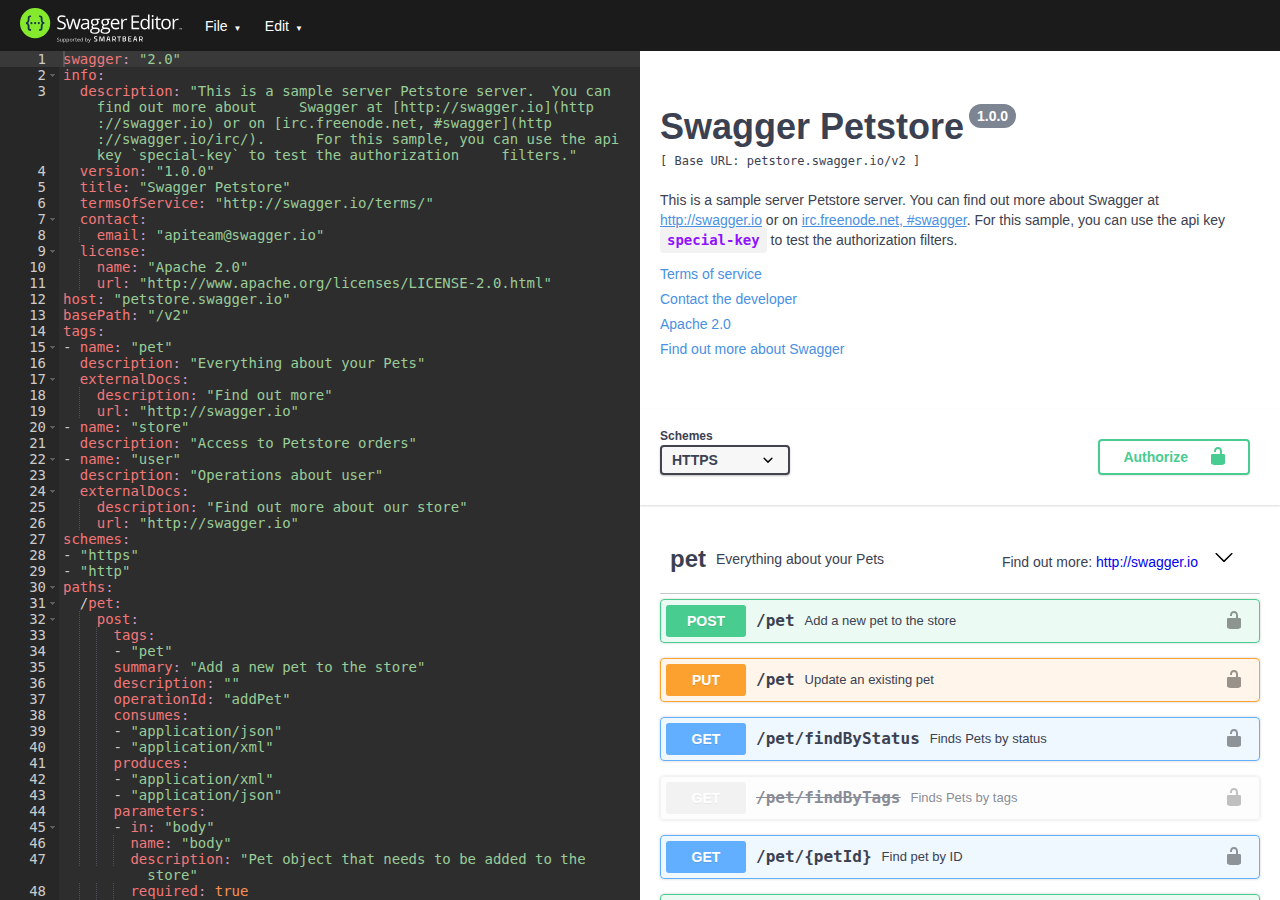
<file: src/main/resources/static/swagger-editor/index.html>
<!DOCTYPE html>
<!-- HTML for static distribution bundle build -->
<html lang="en">
<head>
  <meta charset="UTF-8">
  <title>Swagger Editor</title>
  <style>
  * {
    box-sizing: border-box;
  }
  body {
    font-family: Roboto,sans-serif;
    font-size: 9px;
    line-height: 1.42857143;
    color: #444;
    margin: 0px;
  }

  #swagger-editor {
    font-size: 1.3em;
  }

  .container {
    height: 100%;
    max-width: 880px;
    margin-left: auto;
    margin-right: auto;
  }

  #editor-wrapper {
    height: 100%;
    border:1em solid #000;
    border:none;
  }

  .Pane2 {
    overflow-y: scroll;
  }

  </style>
  <link href="./dist/swagger-editor.css" rel="stylesheet">
  <link rel="icon" type="image/png" href="./dist/favicon-32x32.png" sizes="32x32" />
  <link rel="icon" type="image/png" href="./dist/favicon-16x16.png" sizes="16x16" />
</head>

<body>
  <div id="swagger-editor"></div>
  <script src="./dist/swagger-editor-bundle.js"> </script>
  <script src="./dist/swagger-editor-standalone-preset.js"> </script>
  <script>
  window.onload = function() {
    // Build a system
    const editor = SwaggerEditorBundle({
      dom_id: '#swagger-editor',
      layout: 'StandaloneLayout',
      presets: [
        SwaggerEditorStandalonePreset
      ]
    })

    window.editor = editor
  }
  </script>

  <svg xmlns="http://www.w3.org/2000/svg" xmlns:xlink="http://www.w3.org/1999/xlink" style="position:absolute;width:0;height:0">
    <defs>
      <symbol viewBox="0 0 20 20" id="unlocked">
            <path d="M15.8 8H14V5.6C14 2.703 12.665 1 10 1 7.334 1 6 2.703 6 5.6V6h2v-.801C8 3.754 8.797 3 10 3c1.203 0 2 .754 2 2.199V8H4c-.553 0-1 .646-1 1.199V17c0 .549.428 1.139.951 1.307l1.197.387C5.672 18.861 6.55 19 7.1 19h5.8c.549 0 1.428-.139 1.951-.307l1.196-.387c.524-.167.953-.757.953-1.306V9.199C17 8.646 16.352 8 15.8 8z"></path>
      </symbol>

      <symbol viewBox="0 0 20 20" id="locked">
        <path d="M15.8 8H14V5.6C14 2.703 12.665 1 10 1 7.334 1 6 2.703 6 5.6V8H4c-.553 0-1 .646-1 1.199V17c0 .549.428 1.139.951 1.307l1.197.387C5.672 18.861 6.55 19 7.1 19h5.8c.549 0 1.428-.139 1.951-.307l1.196-.387c.524-.167.953-.757.953-1.306V9.199C17 8.646 16.352 8 15.8 8zM12 8H8V5.199C8 3.754 8.797 3 10 3c1.203 0 2 .754 2 2.199V8z"/>
      </symbol>

      <symbol viewBox="0 0 20 20" id="close">
        <path d="M14.348 14.849c-.469.469-1.229.469-1.697 0L10 11.819l-2.651 3.029c-.469.469-1.229.469-1.697 0-.469-.469-.469-1.229 0-1.697l2.758-3.15-2.759-3.152c-.469-.469-.469-1.228 0-1.697.469-.469 1.228-.469 1.697 0L10 8.183l2.651-3.031c.469-.469 1.228-.469 1.697 0 .469.469.469 1.229 0 1.697l-2.758 3.152 2.758 3.15c.469.469.469 1.229 0 1.698z"/>
      </symbol>

      <symbol viewBox="0 0 20 20" id="large-arrow">
        <path d="M13.25 10L6.109 2.58c-.268-.27-.268-.707 0-.979.268-.27.701-.27.969 0l7.83 7.908c.268.271.268.709 0 .979l-7.83 7.908c-.268.271-.701.27-.969 0-.268-.269-.268-.707 0-.979L13.25 10z"/>
      </symbol>

      <symbol viewBox="0 0 20 20" id="large-arrow-down">
        <path d="M17.418 6.109c.272-.268.709-.268.979 0s.271.701 0 .969l-7.908 7.83c-.27.268-.707.268-.979 0l-7.908-7.83c-.27-.268-.27-.701 0-.969.271-.268.709-.268.979 0L10 13.25l7.418-7.141z"/>
      </symbol>


      <symbol viewBox="0 0 24 24" id="jump-to">
        <path d="M19 7v4H5.83l3.58-3.59L8 6l-6 6 6 6 1.41-1.41L5.83 13H21V7z"/>
      </symbol>

      <symbol viewBox="0 0 24 24" id="expand">
        <path d="M10 18h4v-2h-4v2zM3 6v2h18V6H3zm3 7h12v-2H6v2z"/>
      </symbol>

    </defs>
  </svg>

</body>

</html>
</file>
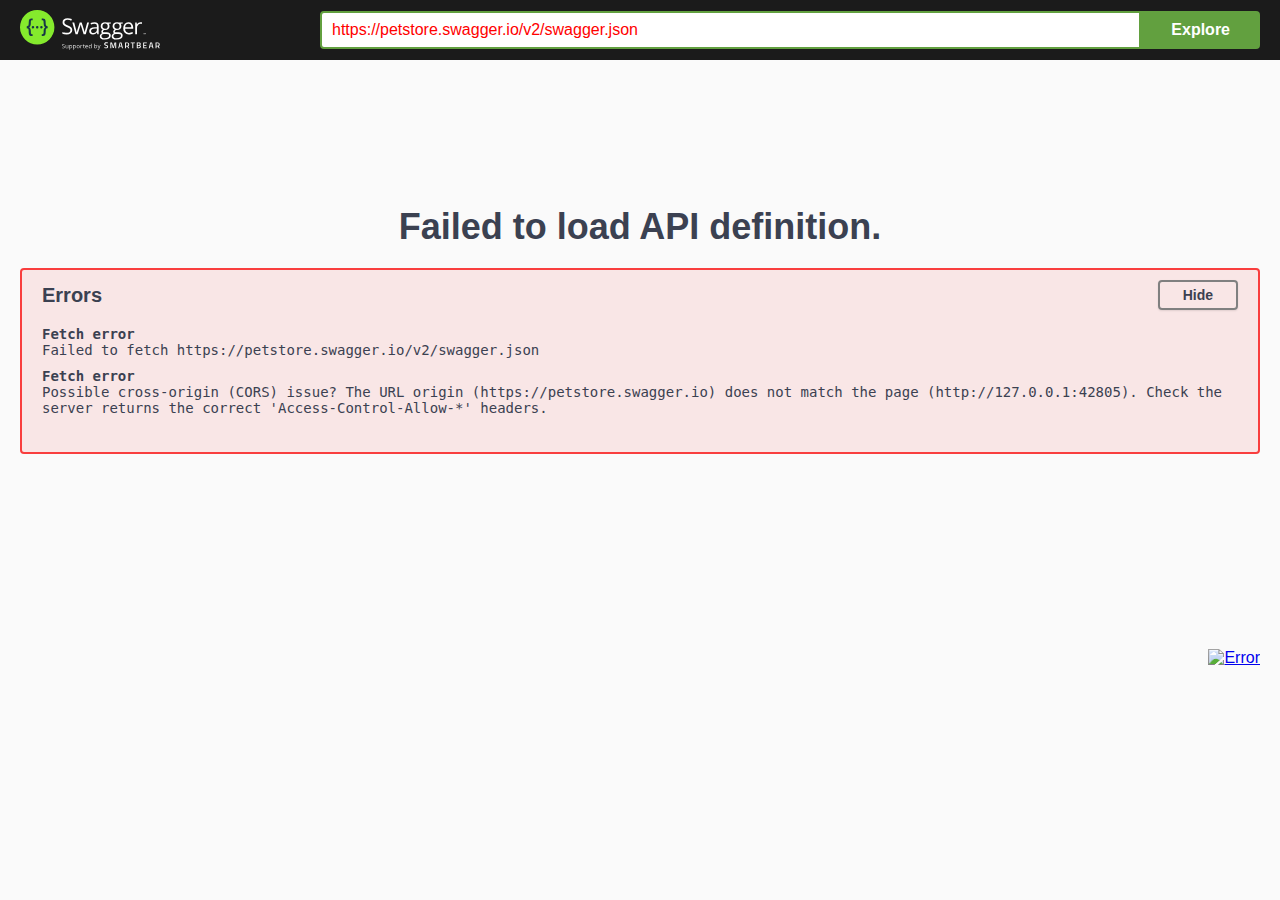
<file: src/main/resources/static/swagger-ui/index.html>
<!-- HTML for static distribution bundle build -->
<!DOCTYPE html>
<html lang="en">
  <head>
    <meta charset="UTF-8">
    <title>Swagger UI</title>
    <link rel="stylesheet" type="text/css" href="./swagger-ui.css" >
    <link rel="icon" type="image/png" href="./favicon-32x32.png" sizes="32x32" />
    <link rel="icon" type="image/png" href="./favicon-16x16.png" sizes="16x16" />
    <style>
      html
      {
        box-sizing: border-box;
        overflow: -moz-scrollbars-vertical;
        overflow-y: scroll;
      }

      *,
      *:before,
      *:after
      {
        box-sizing: inherit;
      }

      body
      {
        margin:0;
        background: #fafafa;
      }
    </style>
  </head>

  <body>
    <div id="swagger-ui"></div>

    <script src="./swagger-ui-bundle.js"> </script>
    <script src="./swagger-ui-standalone-preset.js"> </script>
    <script>
    window.onload = function() {
      // Begin Swagger UI call region
      const ui = SwaggerUIBundle({
        url: "https://petstore.swagger.io/v2/swagger.json",
        dom_id: '#swagger-ui',
        deepLinking: true,
        presets: [
          SwaggerUIBundle.presets.apis,
          SwaggerUIStandalonePreset
        ],
        plugins: [
          SwaggerUIBundle.plugins.DownloadUrl
        ],
        layout: "StandaloneLayout"
      })
      // End Swagger UI call region

      window.ui = ui
    }
  </script>
  </body>
</html>
</file>
<file: src/main/resources/static/swagger-editor/dist/swagger-editor.css>
.swagger-editor #ace-editor{height:calc(100vh - 51px)!important}.swagger-editor .SplitPane{height:calc(100% - 51px)!important}.swagger-editor .dropzone{height:100%;width:100%}.swagger-editor .dropzone .dropzone__overlay{padding-top:20px;height:100%;width:100%;position:absolute;left:0;background:#2d2d2d;text-align:center;color:#fff;font-size:1rem}.swagger-editor .swagger-ui{height:100%}.swagger-editor .swagger-ui .version-pragma{font-size:1.2em}@media print{.swagger-editor .Pane1,.swagger-editor .topbar{display:none}.swagger-editor .SplitPane{position:relative!important;display:block!important}.swagger-editor .Pane2{overflow-y:auto;width:100%!important}}.swagger-editor .editor-readonly-watermark{position:absolute;top:0;height:40px;left:0;right:0;padding-right:20px;padding-top:10px;margin:0;z-index:2;color:#fff;font-weight:700;text-align:right;-webkit-user-select:none;-moz-user-select:none;-ms-user-select:none;user-select:none;pointer-events:none}.swagger-editor .editor-readonly-watermark:before{z-index:1;pointer-events:none;position:absolute;content:" ";top:0;left:0;right:0;bottom:0;background:linear-gradient(90deg,hsla(0,0%,100%,0) 60%,hsla(0,0%,56.9%,.31) 74%,hsla(0,0%,100%,.17))}.swagger-editor .swagger-ui{
  /*! normalize.css v7.0.0 | MIT License | github.com/necolas/normalize.css */font-family:sans-serif;color:#3b4151}.swagger-editor .swagger-ui html{line-height:1.15;-ms-text-size-adjust:100%;-webkit-text-size-adjust:100%}.swagger-editor .swagger-ui body{margin:0}.swagger-editor .swagger-ui article,.swagger-editor .swagger-ui aside,.swagger-editor .swagger-ui footer,.swagger-editor .swagger-ui header,.swagger-editor .swagger-ui nav,.swagger-editor .swagger-ui section{display:block}.swagger-editor .swagger-ui h1{font-size:2em;margin:.67em 0}.swagger-editor .swagger-ui figcaption,.swagger-editor .swagger-ui figure,.swagger-editor .swagger-ui main{display:block}.swagger-editor .swagger-ui figure{margin:1em 40px}.swagger-editor .swagger-ui hr{box-sizing:content-box;height:0;overflow:visible}.swagger-editor .swagger-ui pre{font-family:monospace,monospace;font-size:1em}.swagger-editor .swagger-ui a{background-color:transparent;-webkit-text-decoration-skip:objects}.swagger-editor .swagger-ui abbr[title]{border-bottom:none;text-decoration:underline;-webkit-text-decoration:underline dotted;text-decoration:underline dotted}.swagger-editor .swagger-ui b,.swagger-editor .swagger-ui strong{font-weight:inherit;font-weight:bolder}.swagger-editor .swagger-ui code,.swagger-editor .swagger-ui kbd,.swagger-editor .swagger-ui samp{font-family:monospace,monospace;font-size:1em}.swagger-editor .swagger-ui dfn{font-style:italic}.swagger-editor .swagger-ui mark{background-color:#ff0;color:#000}.swagger-editor .swagger-ui small{font-size:80%}.swagger-editor .swagger-ui sub,.swagger-editor .swagger-ui sup{font-size:75%;line-height:0;position:relative;vertical-align:baseline}.swagger-editor .swagger-ui sub{bottom:-.25em}.swagger-editor .swagger-ui sup{top:-.5em}.swagger-editor .swagger-ui audio,.swagger-editor .swagger-ui video{display:inline-block}.swagger-editor .swagger-ui audio:not([controls]){display:none;height:0}.swagger-editor .swagger-ui img{border-style:none}.swagger-editor .swagger-ui svg:not(:root){overflow:hidden}.swagger-editor .swagger-ui button,.swagger-editor .swagger-ui input,.swagger-editor .swagger-ui optgroup,.swagger-editor .swagger-ui select,.swagger-editor .swagger-ui textarea{font-family:sans-serif;font-size:100%;line-height:1.15;margin:0}.swagger-editor .swagger-ui button,.swagger-editor .swagger-ui input{overflow:visible}.swagger-editor .swagger-ui button,.swagger-editor .swagger-ui select{text-transform:none}.swagger-editor .swagger-ui [type=reset],.swagger-editor .swagger-ui [type=submit],.swagger-editor .swagger-ui button,.swagger-editor .swagger-ui html [type=button]{-webkit-appearance:button}.swagger-editor .swagger-ui [type=button]::-moz-focus-inner,.swagger-editor .swagger-ui [type=reset]::-moz-focus-inner,.swagger-editor .swagger-ui [type=submit]::-moz-focus-inner,.swagger-editor .swagger-ui button::-moz-focus-inner{border-style:none;padding:0}.swagger-editor .swagger-ui [type=button]:-moz-focusring,.swagger-editor .swagger-ui [type=reset]:-moz-focusring,.swagger-editor .swagger-ui [type=submit]:-moz-focusring,.swagger-editor .swagger-ui button:-moz-focusring{outline:1px dotted ButtonText}.swagger-editor .swagger-ui fieldset{padding:.35em .75em .625em}.swagger-editor .swagger-ui legend{box-sizing:border-box;color:inherit;display:table;max-width:100%;padding:0;white-space:normal}.swagger-editor .swagger-ui progress{display:inline-block;vertical-align:baseline}.swagger-editor .swagger-ui textarea{overflow:auto}.swagger-editor .swagger-ui [type=checkbox],.swagger-editor .swagger-ui [type=radio]{box-sizing:border-box;padding:0}.swagger-editor .swagger-ui [type=number]::-webkit-inner-spin-button,.swagger-editor .swagger-ui [type=number]::-webkit-outer-spin-button{height:auto}.swagger-editor .swagger-ui [type=search]{-webkit-appearance:textfield;outline-offset:-2px}.swagger-editor .swagger-ui [type=search]::-webkit-search-cancel-button,.swagger-editor .swagger-ui [type=search]::-webkit-search-decoration{-webkit-appearance:none}.swagger-editor .swagger-ui ::-webkit-file-upload-button{-webkit-appearance:button;font:inherit}.swagger-editor .swagger-ui details,.swagger-editor .swagger-ui menu{display:block}.swagger-editor .swagger-ui summary{display:list-item}.swagger-editor .swagger-ui canvas{display:inline-block}.swagger-editor .swagger-ui [hidden],.swagger-editor .swagger-ui template{display:none}.swagger-editor .swagger-ui .debug *{outline:1px solid gold}.swagger-editor .swagger-ui .debug-white *{outline:1px solid #fff}.swagger-editor .swagger-ui .debug-black *{outline:1px solid #000}.swagger-editor .swagger-ui .debug-grid{background:transparent url([data-uri]) repeat 0 0}.swagger-editor .swagger-ui .debug-grid-16{background:transparent url([data-uri]) repeat 0 0}.swagger-editor .swagger-ui .debug-grid-8-solid{background:#fff url([data-uri]) repeat 0 0}.swagger-editor .swagger-ui .debug-grid-16-solid{background:#fff url([data-uri]) repeat 0 0}.swagger-editor .swagger-ui .border-box,.swagger-editor .swagger-ui a,.swagger-editor .swagger-ui article,.swagger-editor .swagger-ui body,.swagger-editor .swagger-ui code,.swagger-editor .swagger-ui dd,.swagger-editor .swagger-ui div,.swagger-editor .swagger-ui dl,.swagger-editor .swagger-ui dt,.swagger-editor .swagger-ui fieldset,.swagger-editor .swagger-ui footer,.swagger-editor .swagger-ui form,.swagger-editor .swagger-ui h1,.swagger-editor .swagger-ui h2,.swagger-editor .swagger-ui h3,.swagger-editor .swagger-ui h4,.swagger-editor .swagger-ui h5,.swagger-editor .swagger-ui h6,.swagger-editor .swagger-ui header,.swagger-editor .swagger-ui html,.swagger-editor .swagger-ui input[type=email],.swagger-editor .swagger-ui input[type=number],.swagger-editor .swagger-ui input[type=password],.swagger-editor .swagger-ui input[type=tel],.swagger-editor .swagger-ui input[type=text],.swagger-editor .swagger-ui input[type=url],.swagger-editor .swagger-ui legend,.swagger-editor .swagger-ui li,.swagger-editor .swagger-ui main,.swagger-editor .swagger-ui ol,.swagger-editor .swagger-ui p,.swagger-editor .swagger-ui pre,.swagger-editor .swagger-ui section,.swagger-editor .swagger-ui table,.swagger-editor .swagger-ui td,.swagger-editor .swagger-ui textarea,.swagger-editor .swagger-ui th,.swagger-editor .swagger-ui tr,.swagger-editor .swagger-ui ul{box-sizing:border-box}.swagger-editor .swagger-ui .aspect-ratio{height:0;position:relative}.swagger-editor .swagger-ui .aspect-ratio--16x9{padding-bottom:56.25%}.swagger-editor .swagger-ui .aspect-ratio--9x16{padding-bottom:177.77%}.swagger-editor .swagger-ui .aspect-ratio--4x3{padding-bottom:75%}.swagger-editor .swagger-ui .aspect-ratio--3x4{padding-bottom:133.33%}.swagger-editor .swagger-ui .aspect-ratio--6x4{padding-bottom:66.6%}.swagger-editor .swagger-ui .aspect-ratio--4x6{padding-bottom:150%}.swagger-editor .swagger-ui .aspect-ratio--8x5{padding-bottom:62.5%}.swagger-editor .swagger-ui .aspect-ratio--5x8{padding-bottom:160%}.swagger-editor .swagger-ui .aspect-ratio--7x5{padding-bottom:71.42%}.swagger-editor .swagger-ui .aspect-ratio--5x7{padding-bottom:140%}.swagger-editor .swagger-ui .aspect-ratio--1x1{padding-bottom:100%}.swagger-editor .swagger-ui .aspect-ratio--object{position:absolute;top:0;right:0;bottom:0;left:0;width:100%;height:100%;z-index:100}@media screen and (min-width:30em){.swagger-editor .swagger-ui .aspect-ratio-ns{height:0;position:relative}.swagger-editor .swagger-ui .aspect-ratio--16x9-ns{padding-bottom:56.25%}.swagger-editor .swagger-ui .aspect-ratio--9x16-ns{padding-bottom:177.77%}.swagger-editor .swagger-ui .aspect-ratio--4x3-ns{padding-bottom:75%}.swagger-editor .swagger-ui .aspect-ratio--3x4-ns{padding-bottom:133.33%}.swagger-editor .swagger-ui .aspect-ratio--6x4-ns{padding-bottom:66.6%}.swagger-editor .swagger-ui .aspect-ratio--4x6-ns{padding-bottom:150%}.swagger-editor .swagger-ui .aspect-ratio--8x5-ns{padding-bottom:62.5%}.swagger-editor .swagger-ui .aspect-ratio--5x8-ns{padding-bottom:160%}.swagger-editor .swagger-ui .aspect-ratio--7x5-ns{padding-bottom:71.42%}.swagger-editor .swagger-ui .aspect-ratio--5x7-ns{padding-bottom:140%}.swagger-editor .swagger-ui .aspect-ratio--1x1-ns{padding-bottom:100%}.swagger-editor .swagger-ui .aspect-ratio--object-ns{position:absolute;top:0;right:0;bottom:0;left:0;width:100%;height:100%;z-index:100}}@media screen and (min-width:30em) and (max-width:60em){.swagger-editor .swagger-ui .aspect-ratio-m{height:0;position:relative}.swagger-editor .swagger-ui .aspect-ratio--16x9-m{padding-bottom:56.25%}.swagger-editor .swagger-ui .aspect-ratio--9x16-m{padding-bottom:177.77%}.swagger-editor .swagger-ui .aspect-ratio--4x3-m{padding-bottom:75%}.swagger-editor .swagger-ui .aspect-ratio--3x4-m{padding-bottom:133.33%}.swagger-editor .swagger-ui .aspect-ratio--6x4-m{padding-bottom:66.6%}.swagger-editor .swagger-ui .aspect-ratio--4x6-m{padding-bottom:150%}.swagger-editor .swagger-ui .aspect-ratio--8x5-m{padding-bottom:62.5%}.swagger-editor .swagger-ui .aspect-ratio--5x8-m{padding-bottom:160%}.swagger-editor .swagger-ui .aspect-ratio--7x5-m{padding-bottom:71.42%}.swagger-editor .swagger-ui .aspect-ratio--5x7-m{padding-bottom:140%}.swagger-editor .swagger-ui .aspect-ratio--1x1-m{padding-bottom:100%}.swagger-editor .swagger-ui .aspect-ratio--object-m{position:absolute;top:0;right:0;bottom:0;left:0;width:100%;height:100%;z-index:100}}@media screen and (min-width:60em){.swagger-editor .swagger-ui .aspect-ratio-l{height:0;position:relative}.swagger-editor .swagger-ui .aspect-ratio--16x9-l{padding-bottom:56.25%}.swagger-editor .swagger-ui .aspect-ratio--9x16-l{padding-bottom:177.77%}.swagger-editor .swagger-ui .aspect-ratio--4x3-l{padding-bottom:75%}.swagger-editor .swagger-ui .aspect-ratio--3x4-l{padding-bottom:133.33%}.swagger-editor .swagger-ui .aspect-ratio--6x4-l{padding-bottom:66.6%}.swagger-editor .swagger-ui .aspect-ratio--4x6-l{padding-bottom:150%}.swagger-editor .swagger-ui .aspect-ratio--8x5-l{padding-bottom:62.5%}.swagger-editor .swagger-ui .aspect-ratio--5x8-l{padding-bottom:160%}.swagger-editor .swagger-ui .aspect-ratio--7x5-l{padding-bottom:71.42%}.swagger-editor .swagger-ui .aspect-ratio--5x7-l{padding-bottom:140%}.swagger-editor .swagger-ui .aspect-ratio--1x1-l{padding-bottom:100%}.swagger-editor .swagger-ui .aspect-ratio--object-l{position:absolute;top:0;right:0;bottom:0;left:0;width:100%;height:100%;z-index:100}}.swagger-editor .swagger-ui img{max-width:100%}.swagger-editor .swagger-ui .cover{background-size:cover!important}.swagger-editor .swagger-ui .contain{background-size:contain!important}@media screen and (min-width:30em){.swagger-editor .swagger-ui .cover-ns{background-size:cover!important}.swagger-editor .swagger-ui .contain-ns{background-size:contain!important}}@media screen and (min-width:30em) and (max-width:60em){.swagger-editor .swagger-ui .cover-m{background-size:cover!important}.swagger-editor .swagger-ui .contain-m{background-size:contain!important}}@media screen and (min-width:60em){.swagger-editor .swagger-ui .cover-l{background-size:cover!important}.swagger-editor .swagger-ui .contain-l{background-size:contain!important}}.swagger-editor .swagger-ui .bg-center{background-repeat:no-repeat;background-position:50%}.swagger-editor .swagger-ui .bg-top{background-repeat:no-repeat;background-position:top}.swagger-editor .swagger-ui .bg-right{background-repeat:no-repeat;background-position:100%}.swagger-editor .swagger-ui .bg-bottom{background-repeat:no-repeat;background-position:bottom}.swagger-editor .swagger-ui .bg-left{background-repeat:no-repeat;background-position:0}@media screen and (min-width:30em){.swagger-editor .swagger-ui .bg-center-ns{background-repeat:no-repeat;background-position:50%}.swagger-editor .swagger-ui .bg-top-ns{background-repeat:no-repeat;background-position:top}.swagger-editor .swagger-ui .bg-right-ns{background-repeat:no-repeat;background-position:100%}.swagger-editor .swagger-ui .bg-bottom-ns{background-repeat:no-repeat;background-position:bottom}.swagger-editor .swagger-ui .bg-left-ns{background-repeat:no-repeat;background-position:0}}@media screen and (min-width:30em) and (max-width:60em){.swagger-editor .swagger-ui .bg-center-m{background-repeat:no-repeat;background-position:50%}.swagger-editor .swagger-ui .bg-top-m{background-repeat:no-repeat;background-position:top}.swagger-editor .swagger-ui .bg-right-m{background-repeat:no-repeat;background-position:100%}.swagger-editor .swagger-ui .bg-bottom-m{background-repeat:no-repeat;background-position:bottom}.swagger-editor .swagger-ui .bg-left-m{background-repeat:no-repeat;background-position:0}}@media screen and (min-width:60em){.swagger-editor .swagger-ui .bg-center-l{background-repeat:no-repeat;background-position:50%}.swagger-editor .swagger-ui .bg-top-l{background-repeat:no-repeat;background-position:top}.swagger-editor .swagger-ui .bg-right-l{background-repeat:no-repeat;background-position:100%}.swagger-editor .swagger-ui .bg-bottom-l{background-repeat:no-repeat;background-position:bottom}.swagger-editor .swagger-ui .bg-left-l{background-repeat:no-repeat;background-position:0}}.swagger-editor .swagger-ui .outline{outline:1px solid}.swagger-editor .swagger-ui .outline-transparent{outline:1px solid transparent}.swagger-editor .swagger-ui .outline-0{outline:0}@media screen and (min-width:30em){.swagger-editor .swagger-ui .outline-ns{outline:1px solid}.swagger-editor .swagger-ui .outline-transparent-ns{outline:1px solid transparent}.swagger-editor .swagger-ui .outline-0-ns{outline:0}}@media screen and (min-width:30em) and (max-width:60em){.swagger-editor .swagger-ui .outline-m{outline:1px solid}.swagger-editor .swagger-ui .outline-transparent-m{outline:1px solid transparent}.swagger-editor .swagger-ui .outline-0-m{outline:0}}@media screen and (min-width:60em){.swagger-editor .swagger-ui .outline-l{outline:1px solid}.swagger-editor .swagger-ui .outline-transparent-l{outline:1px solid transparent}.swagger-editor .swagger-ui .outline-0-l{outline:0}}.swagger-editor .swagger-ui .ba{border-style:solid;border-width:1px}.swagger-editor .swagger-ui .bt{border-top-style:solid;border-top-width:1px}.swagger-editor .swagger-ui .br{border-right-style:solid;border-right-width:1px}.swagger-editor .swagger-ui .bb{border-bottom-style:solid;border-bottom-width:1px}.swagger-editor .swagger-ui .bl{border-left-style:solid;border-left-width:1px}.swagger-editor .swagger-ui .bn{border-style:none;border-width:0}@media screen and (min-width:30em){.swagger-editor .swagger-ui .ba-ns{border-style:solid;border-width:1px}.swagger-editor .swagger-ui .bt-ns{border-top-style:solid;border-top-width:1px}.swagger-editor .swagger-ui .br-ns{border-right-style:solid;border-right-width:1px}.swagger-editor .swagger-ui .bb-ns{border-bottom-style:solid;border-bottom-width:1px}.swagger-editor .swagger-ui .bl-ns{border-left-style:solid;border-left-width:1px}.swagger-editor .swagger-ui .bn-ns{border-style:none;border-width:0}}@media screen and (min-width:30em) and (max-width:60em){.swagger-editor .swagger-ui .ba-m{border-style:solid;border-width:1px}.swagger-editor .swagger-ui .bt-m{border-top-style:solid;border-top-width:1px}.swagger-editor .swagger-ui .br-m{border-right-style:solid;border-right-width:1px}.swagger-editor .swagger-ui .bb-m{border-bottom-style:solid;border-bottom-width:1px}.swagger-editor .swagger-ui .bl-m{border-left-style:solid;border-left-width:1px}.swagger-editor .swagger-ui .bn-m{border-style:none;border-width:0}}@media screen and (min-width:60em){.swagger-editor .swagger-ui .ba-l{border-style:solid;border-width:1px}.swagger-editor .swagger-ui .bt-l{border-top-style:solid;border-top-width:1px}.swagger-editor .swagger-ui .br-l{border-right-style:solid;border-right-width:1px}.swagger-editor .swagger-ui .bb-l{border-bottom-style:solid;border-bottom-width:1px}.swagger-editor .swagger-ui .bl-l{border-left-style:solid;border-left-width:1px}.swagger-editor .swagger-ui .bn-l{border-style:none;border-width:0}}.swagger-editor .swagger-ui .b--black{border-color:#000}.swagger-editor .swagger-ui .b--near-black{border-color:#111}.swagger-editor .swagger-ui .b--dark-gray{border-color:#333}.swagger-editor .swagger-ui .b--mid-gray{border-color:#555}.swagger-editor .swagger-ui .b--gray{border-color:#777}.swagger-editor .swagger-ui .b--silver{border-color:#999}.swagger-editor .swagger-ui .b--light-silver{border-color:#aaa}.swagger-editor .swagger-ui .b--moon-gray{border-color:#ccc}.swagger-editor .swagger-ui .b--light-gray{border-color:#eee}.swagger-editor .swagger-ui .b--near-white{border-color:#f4f4f4}.swagger-editor .swagger-ui .b--white{border-color:#fff}.swagger-editor .swagger-ui .b--white-90{border-color:hsla(0,0%,100%,.9)}.swagger-editor .swagger-ui .b--white-80{border-color:hsla(0,0%,100%,.8)}.swagger-editor .swagger-ui .b--white-70{border-color:hsla(0,0%,100%,.7)}.swagger-editor .swagger-ui .b--white-60{border-color:hsla(0,0%,100%,.6)}.swagger-editor .swagger-ui .b--white-50{border-color:hsla(0,0%,100%,.5)}.swagger-editor .swagger-ui .b--white-40{border-color:hsla(0,0%,100%,.4)}.swagger-editor .swagger-ui .b--white-30{border-color:hsla(0,0%,100%,.3)}.swagger-editor .swagger-ui .b--white-20{border-color:hsla(0,0%,100%,.2)}.swagger-editor .swagger-ui .b--white-10{border-color:hsla(0,0%,100%,.1)}.swagger-editor .swagger-ui .b--white-05{border-color:hsla(0,0%,100%,.05)}.swagger-editor .swagger-ui .b--white-025{border-color:hsla(0,0%,100%,.025)}.swagger-editor .swagger-ui .b--white-0125{border-color:hsla(0,0%,100%,.0125)}.swagger-editor .swagger-ui .b--black-90{border-color:rgba(0,0,0,.9)}.swagger-editor .swagger-ui .b--black-80{border-color:rgba(0,0,0,.8)}.swagger-editor .swagger-ui .b--black-70{border-color:rgba(0,0,0,.7)}.swagger-editor .swagger-ui .b--black-60{border-color:rgba(0,0,0,.6)}.swagger-editor .swagger-ui .b--black-50{border-color:rgba(0,0,0,.5)}.swagger-editor .swagger-ui .b--black-40{border-color:rgba(0,0,0,.4)}.swagger-editor .swagger-ui .b--black-30{border-color:rgba(0,0,0,.3)}.swagger-editor .swagger-ui .b--black-20{border-color:rgba(0,0,0,.2)}.swagger-editor .swagger-ui .b--black-10{border-color:rgba(0,0,0,.1)}.swagger-editor .swagger-ui .b--black-05{border-color:rgba(0,0,0,.05)}.swagger-editor .swagger-ui .b--black-025{border-color:rgba(0,0,0,.025)}.swagger-editor .swagger-ui .b--black-0125{border-color:rgba(0,0,0,.0125)}.swagger-editor .swagger-ui .b--dark-red{border-color:#e7040f}.swagger-editor .swagger-ui .b--red{border-color:#ff4136}.swagger-editor .swagger-ui .b--light-red{border-color:#ff725c}.swagger-editor .swagger-ui .b--orange{border-color:#ff6300}.swagger-editor .swagger-ui .b--gold{border-color:#ffb700}.swagger-editor .swagger-ui .b--yellow{border-color:gold}.swagger-editor .swagger-ui .b--light-yellow{border-color:#fbf1a9}.swagger-editor .swagger-ui .b--purple{border-color:#5e2ca5}.swagger-editor .swagger-ui .b--light-purple{border-color:#a463f2}.swagger-editor .swagger-ui .b--dark-pink{border-color:#d5008f}.swagger-editor .swagger-ui .b--hot-pink{border-color:#ff41b4}.swagger-editor .swagger-ui .b--pink{border-color:#ff80cc}.swagger-editor .swagger-ui .b--light-pink{border-color:#ffa3d7}.swagger-editor .swagger-ui .b--dark-green{border-color:#137752}.swagger-editor .swagger-ui .b--green{border-color:#19a974}.swagger-editor .swagger-ui .b--light-green{border-color:#9eebcf}.swagger-editor .swagger-ui .b--navy{border-color:#001b44}.swagger-editor .swagger-ui .b--dark-blue{border-color:#00449e}.swagger-editor .swagger-ui .b--blue{border-color:#357edd}.swagger-editor .swagger-ui .b--light-blue{border-color:#96ccff}.swagger-editor .swagger-ui .b--lightest-blue{border-color:#cdecff}.swagger-editor .swagger-ui .b--washed-blue{border-color:#f6fffe}.swagger-editor .swagger-ui .b--washed-green{border-color:#e8fdf5}.swagger-editor .swagger-ui .b--washed-yellow{border-color:#fffceb}.swagger-editor .swagger-ui .b--washed-red{border-color:#ffdfdf}.swagger-editor .swagger-ui .b--transparent{border-color:transparent}.swagger-editor .swagger-ui .b--inherit{border-color:inherit}.swagger-editor .swagger-ui .br0{border-radius:0}.swagger-editor .swagger-ui .br1{border-radius:.125rem}.swagger-editor .swagger-ui .br2{border-radius:.25rem}.swagger-editor .swagger-ui .br3{border-radius:.5rem}.swagger-editor .swagger-ui .br4{border-radius:1rem}.swagger-editor .swagger-ui .br-100{border-radius:100%}.swagger-editor .swagger-ui .br-pill{border-radius:9999px}.swagger-editor .swagger-ui .br--bottom{border-top-left-radius:0;border-top-right-radius:0}.swagger-editor .swagger-ui .br--top{border-bottom-left-radius:0;border-bottom-right-radius:0}.swagger-editor .swagger-ui .br--right{border-top-left-radius:0;border-bottom-left-radius:0}.swagger-editor .swagger-ui .br--left{border-top-right-radius:0;border-bottom-right-radius:0}@media screen and (min-width:30em){.swagger-editor .swagger-ui .br0-ns{border-radius:0}.swagger-editor .swagger-ui .br1-ns{border-radius:.125rem}.swagger-editor .swagger-ui .br2-ns{border-radius:.25rem}.swagger-editor .swagger-ui .br3-ns{border-radius:.5rem}.swagger-editor .swagger-ui .br4-ns{border-radius:1rem}.swagger-editor .swagger-ui .br-100-ns{border-radius:100%}.swagger-editor .swagger-ui .br-pill-ns{border-radius:9999px}.swagger-editor .swagger-ui .br--bottom-ns{border-top-left-radius:0;border-top-right-radius:0}.swagger-editor .swagger-ui .br--top-ns{border-bottom-left-radius:0;border-bottom-right-radius:0}.swagger-editor .swagger-ui .br--right-ns{border-top-left-radius:0;border-bottom-left-radius:0}.swagger-editor .swagger-ui .br--left-ns{border-top-right-radius:0;border-bottom-right-radius:0}}@media screen and (min-width:30em) and (max-width:60em){.swagger-editor .swagger-ui .br0-m{border-radius:0}.swagger-editor .swagger-ui .br1-m{border-radius:.125rem}.swagger-editor .swagger-ui .br2-m{border-radius:.25rem}.swagger-editor .swagger-ui .br3-m{border-radius:.5rem}.swagger-editor .swagger-ui .br4-m{border-radius:1rem}.swagger-editor .swagger-ui .br-100-m{border-radius:100%}.swagger-editor .swagger-ui .br-pill-m{border-radius:9999px}.swagger-editor .swagger-ui .br--bottom-m{border-top-left-radius:0;border-top-right-radius:0}.swagger-editor .swagger-ui .br--top-m{border-bottom-left-radius:0;border-bottom-right-radius:0}.swagger-editor .swagger-ui .br--right-m{border-top-left-radius:0;border-bottom-left-radius:0}.swagger-editor .swagger-ui .br--left-m{border-top-right-radius:0;border-bottom-right-radius:0}}@media screen and (min-width:60em){.swagger-editor .swagger-ui .br0-l{border-radius:0}.swagger-editor .swagger-ui .br1-l{border-radius:.125rem}.swagger-editor .swagger-ui .br2-l{border-radius:.25rem}.swagger-editor .swagger-ui .br3-l{border-radius:.5rem}.swagger-editor .swagger-ui .br4-l{border-radius:1rem}.swagger-editor .swagger-ui .br-100-l{border-radius:100%}.swagger-editor .swagger-ui .br-pill-l{border-radius:9999px}.swagger-editor .swagger-ui .br--bottom-l{border-top-left-radius:0;border-top-right-radius:0}.swagger-editor .swagger-ui .br--top-l{border-bottom-left-radius:0;border-bottom-right-radius:0}.swagger-editor .swagger-ui .br--right-l{border-top-left-radius:0;border-bottom-left-radius:0}.swagger-editor .swagger-ui .br--left-l{border-top-right-radius:0;border-bottom-right-radius:0}}.swagger-editor .swagger-ui .b--dotted{border-style:dotted}.swagger-editor .swagger-ui .b--dashed{border-style:dashed}.swagger-editor .swagger-ui .b--solid{border-style:solid}.swagger-editor .swagger-ui .b--none{border-style:none}@media screen and (min-width:30em){.swagger-editor .swagger-ui .b--dotted-ns{border-style:dotted}.swagger-editor .swagger-ui .b--dashed-ns{border-style:dashed}.swagger-editor .swagger-ui .b--solid-ns{border-style:solid}.swagger-editor .swagger-ui .b--none-ns{border-style:none}}@media screen and (min-width:30em) and (max-width:60em){.swagger-editor .swagger-ui .b--dotted-m{border-style:dotted}.swagger-editor .swagger-ui .b--dashed-m{border-style:dashed}.swagger-editor .swagger-ui .b--solid-m{border-style:solid}.swagger-editor .swagger-ui .b--none-m{border-style:none}}@media screen and (min-width:60em){.swagger-editor .swagger-ui .b--dotted-l{border-style:dotted}.swagger-editor .swagger-ui .b--dashed-l{border-style:dashed}.swagger-editor .swagger-ui .b--solid-l{border-style:solid}.swagger-editor .swagger-ui .b--none-l{border-style:none}}.swagger-editor .swagger-ui .bw0{border-width:0}.swagger-editor .swagger-ui .bw1{border-width:.125rem}.swagger-editor .swagger-ui .bw2{border-width:.25rem}.swagger-editor .swagger-ui .bw3{border-width:.5rem}.swagger-editor .swagger-ui .bw4{border-width:1rem}.swagger-editor .swagger-ui .bw5{border-width:2rem}.swagger-editor .swagger-ui .bt-0{border-top-width:0}.swagger-editor .swagger-ui .br-0{border-right-width:0}.swagger-editor .swagger-ui .bb-0{border-bottom-width:0}.swagger-editor .swagger-ui .bl-0{border-left-width:0}@media screen and (min-width:30em){.swagger-editor .swagger-ui .bw0-ns{border-width:0}.swagger-editor .swagger-ui .bw1-ns{border-width:.125rem}.swagger-editor .swagger-ui .bw2-ns{border-width:.25rem}.swagger-editor .swagger-ui .bw3-ns{border-width:.5rem}.swagger-editor .swagger-ui .bw4-ns{border-width:1rem}.swagger-editor .swagger-ui .bw5-ns{border-width:2rem}.swagger-editor .swagger-ui .bt-0-ns{border-top-width:0}.swagger-editor .swagger-ui .br-0-ns{border-right-width:0}.swagger-editor .swagger-ui .bb-0-ns{border-bottom-width:0}.swagger-editor .swagger-ui .bl-0-ns{border-left-width:0}}@media screen and (min-width:30em) and (max-width:60em){.swagger-editor .swagger-ui .bw0-m{border-width:0}.swagger-editor .swagger-ui .bw1-m{border-width:.125rem}.swagger-editor .swagger-ui .bw2-m{border-width:.25rem}.swagger-editor .swagger-ui .bw3-m{border-width:.5rem}.swagger-editor .swagger-ui .bw4-m{border-width:1rem}.swagger-editor .swagger-ui .bw5-m{border-width:2rem}.swagger-editor .swagger-ui .bt-0-m{border-top-width:0}.swagger-editor .swagger-ui .br-0-m{border-right-width:0}.swagger-editor .swagger-ui .bb-0-m{border-bottom-width:0}.swagger-editor .swagger-ui .bl-0-m{border-left-width:0}}@media screen and (min-width:60em){.swagger-editor .swagger-ui .bw0-l{border-width:0}.swagger-editor .swagger-ui .bw1-l{border-width:.125rem}.swagger-editor .swagger-ui .bw2-l{border-width:.25rem}.swagger-editor .swagger-ui .bw3-l{border-width:.5rem}.swagger-editor .swagger-ui .bw4-l{border-width:1rem}.swagger-editor .swagger-ui .bw5-l{border-width:2rem}.swagger-editor .swagger-ui .bt-0-l{border-top-width:0}.swagger-editor .swagger-ui .br-0-l{border-right-width:0}.swagger-editor .swagger-ui .bb-0-l{border-bottom-width:0}.swagger-editor .swagger-ui .bl-0-l{border-left-width:0}}.swagger-editor .swagger-ui .shadow-1{box-shadow:0 0 4px 2px rgba(0,0,0,.2)}.swagger-editor .swagger-ui .shadow-2{box-shadow:0 0 8px 2px rgba(0,0,0,.2)}.swagger-editor .swagger-ui .shadow-3{box-shadow:2px 2px 4px 2px rgba(0,0,0,.2)}.swagger-editor .swagger-ui .shadow-4{box-shadow:2px 2px 8px 0 rgba(0,0,0,.2)}.swagger-editor .swagger-ui .shadow-5{box-shadow:4px 4px 8px 0 rgba(0,0,0,.2)}@media screen and (min-width:30em){.swagger-editor .swagger-ui .shadow-1-ns{box-shadow:0 0 4px 2px rgba(0,0,0,.2)}.swagger-editor .swagger-ui .shadow-2-ns{box-shadow:0 0 8px 2px rgba(0,0,0,.2)}.swagger-editor .swagger-ui .shadow-3-ns{box-shadow:2px 2px 4px 2px rgba(0,0,0,.2)}.swagger-editor .swagger-ui .shadow-4-ns{box-shadow:2px 2px 8px 0 rgba(0,0,0,.2)}.swagger-editor .swagger-ui .shadow-5-ns{box-shadow:4px 4px 8px 0 rgba(0,0,0,.2)}}@media screen and (min-width:30em) and (max-width:60em){.swagger-editor .swagger-ui .shadow-1-m{box-shadow:0 0 4px 2px rgba(0,0,0,.2)}.swagger-editor .swagger-ui .shadow-2-m{box-shadow:0 0 8px 2px rgba(0,0,0,.2)}.swagger-editor .swagger-ui .shadow-3-m{box-shadow:2px 2px 4px 2px rgba(0,0,0,.2)}.swagger-editor .swagger-ui .shadow-4-m{box-shadow:2px 2px 8px 0 rgba(0,0,0,.2)}.swagger-editor .swagger-ui .shadow-5-m{box-shadow:4px 4px 8px 0 rgba(0,0,0,.2)}}@media screen and (min-width:60em){.swagger-editor .swagger-ui .shadow-1-l{box-shadow:0 0 4px 2px rgba(0,0,0,.2)}.swagger-editor .swagger-ui .shadow-2-l{box-shadow:0 0 8px 2px rgba(0,0,0,.2)}.swagger-editor .swagger-ui .shadow-3-l{box-shadow:2px 2px 4px 2px rgba(0,0,0,.2)}.swagger-editor .swagger-ui .shadow-4-l{box-shadow:2px 2px 8px 0 rgba(0,0,0,.2)}.swagger-editor .swagger-ui .shadow-5-l{box-shadow:4px 4px 8px 0 rgba(0,0,0,.2)}}.swagger-editor .swagger-ui .pre{overflow-x:auto;overflow-y:hidden;overflow:scroll}.swagger-editor .swagger-ui .top-0{top:0}.swagger-editor .swagger-ui .right-0{right:0}.swagger-editor .swagger-ui .bottom-0{bottom:0}.swagger-editor .swagger-ui .left-0{left:0}.swagger-editor .swagger-ui .top-1{top:1rem}.swagger-editor .swagger-ui .right-1{right:1rem}.swagger-editor .swagger-ui .bottom-1{bottom:1rem}.swagger-editor .swagger-ui .left-1{left:1rem}.swagger-editor .swagger-ui .top-2{top:2rem}.swagger-editor .swagger-ui .right-2{right:2rem}.swagger-editor .swagger-ui .bottom-2{bottom:2rem}.swagger-editor .swagger-ui .left-2{left:2rem}.swagger-editor .swagger-ui .top--1{top:-1rem}.swagger-editor .swagger-ui .right--1{right:-1rem}.swagger-editor .swagger-ui .bottom--1{bottom:-1rem}.swagger-editor .swagger-ui .left--1{left:-1rem}.swagger-editor .swagger-ui .top--2{top:-2rem}.swagger-editor .swagger-ui .right--2{right:-2rem}.swagger-editor .swagger-ui .bottom--2{bottom:-2rem}.swagger-editor .swagger-ui .left--2{left:-2rem}.swagger-editor .swagger-ui .absolute--fill{top:0;right:0;bottom:0;left:0}@media screen and (min-width:30em){.swagger-editor .swagger-ui .top-0-ns{top:0}.swagger-editor .swagger-ui .left-0-ns{left:0}.swagger-editor .swagger-ui .right-0-ns{right:0}.swagger-editor .swagger-ui .bottom-0-ns{bottom:0}.swagger-editor .swagger-ui .top-1-ns{top:1rem}.swagger-editor .swagger-ui .left-1-ns{left:1rem}.swagger-editor .swagger-ui .right-1-ns{right:1rem}.swagger-editor .swagger-ui .bottom-1-ns{bottom:1rem}.swagger-editor .swagger-ui .top-2-ns{top:2rem}.swagger-editor .swagger-ui .left-2-ns{left:2rem}.swagger-editor .swagger-ui .right-2-ns{right:2rem}.swagger-editor .swagger-ui .bottom-2-ns{bottom:2rem}.swagger-editor .swagger-ui .top--1-ns{top:-1rem}.swagger-editor .swagger-ui .right--1-ns{right:-1rem}.swagger-editor .swagger-ui .bottom--1-ns{bottom:-1rem}.swagger-editor .swagger-ui .left--1-ns{left:-1rem}.swagger-editor .swagger-ui .top--2-ns{top:-2rem}.swagger-editor .swagger-ui .right--2-ns{right:-2rem}.swagger-editor .swagger-ui .bottom--2-ns{bottom:-2rem}.swagger-editor .swagger-ui .left--2-ns{left:-2rem}.swagger-editor .swagger-ui .absolute--fill-ns{top:0;right:0;bottom:0;left:0}}@media screen and (min-width:30em) and (max-width:60em){.swagger-editor .swagger-ui .top-0-m{top:0}.swagger-editor .swagger-ui .left-0-m{left:0}.swagger-editor .swagger-ui .right-0-m{right:0}.swagger-editor .swagger-ui .bottom-0-m{bottom:0}.swagger-editor .swagger-ui .top-1-m{top:1rem}.swagger-editor .swagger-ui .left-1-m{left:1rem}.swagger-editor .swagger-ui .right-1-m{right:1rem}.swagger-editor .swagger-ui .bottom-1-m{bottom:1rem}.swagger-editor .swagger-ui .top-2-m{top:2rem}.swagger-editor .swagger-ui .left-2-m{left:2rem}.swagger-editor .swagger-ui .right-2-m{right:2rem}.swagger-editor .swagger-ui .bottom-2-m{bottom:2rem}.swagger-editor .swagger-ui .top--1-m{top:-1rem}.swagger-editor .swagger-ui .right--1-m{right:-1rem}.swagger-editor .swagger-ui .bottom--1-m{bottom:-1rem}.swagger-editor .swagger-ui .left--1-m{left:-1rem}.swagger-editor .swagger-ui .top--2-m{top:-2rem}.swagger-editor .swagger-ui .right--2-m{right:-2rem}.swagger-editor .swagger-ui .bottom--2-m{bottom:-2rem}.swagger-editor .swagger-ui .left--2-m{left:-2rem}.swagger-editor .swagger-ui .absolute--fill-m{top:0;right:0;bottom:0;left:0}}@media screen and (min-width:60em){.swagger-editor .swagger-ui .top-0-l{top:0}.swagger-editor .swagger-ui .left-0-l{left:0}.swagger-editor .swagger-ui .right-0-l{right:0}.swagger-editor .swagger-ui .bottom-0-l{bottom:0}.swagger-editor .swagger-ui .top-1-l{top:1rem}.swagger-editor .swagger-ui .left-1-l{left:1rem}.swagger-editor .swagger-ui .right-1-l{right:1rem}.swagger-editor .swagger-ui .bottom-1-l{bottom:1rem}.swagger-editor .swagger-ui .top-2-l{top:2rem}.swagger-editor .swagger-ui .left-2-l{left:2rem}.swagger-editor .swagger-ui .right-2-l{right:2rem}.swagger-editor .swagger-ui .bottom-2-l{bottom:2rem}.swagger-editor .swagger-ui .top--1-l{top:-1rem}.swagger-editor .swagger-ui .right--1-l{right:-1rem}.swagger-editor .swagger-ui .bottom--1-l{bottom:-1rem}.swagger-editor .swagger-ui .left--1-l{left:-1rem}.swagger-editor .swagger-ui .top--2-l{top:-2rem}.swagger-editor .swagger-ui .right--2-l{right:-2rem}.swagger-editor .swagger-ui .bottom--2-l{bottom:-2rem}.swagger-editor .swagger-ui .left--2-l{left:-2rem}.swagger-editor .swagger-ui .absolute--fill-l{top:0;right:0;bottom:0;left:0}}.swagger-editor .swagger-ui .cf:after,.swagger-editor .swagger-ui .cf:before{content:" ";display:table}.swagger-editor .swagger-ui .cf:after{clear:both}.swagger-editor .swagger-ui .cf{*zoom:1}.swagger-editor .swagger-ui .cl{clear:left}.swagger-editor .swagger-ui .cr{clear:right}.swagger-editor .swagger-ui .cb{clear:both}.swagger-editor .swagger-ui .cn{clear:none}@media screen and (min-width:30em){.swagger-editor .swagger-ui .cl-ns{clear:left}.swagger-editor .swagger-ui .cr-ns{clear:right}.swagger-editor .swagger-ui .cb-ns{clear:both}.swagger-editor .swagger-ui .cn-ns{clear:none}}@media screen and (min-width:30em) and (max-width:60em){.swagger-editor .swagger-ui .cl-m{clear:left}.swagger-editor .swagger-ui .cr-m{clear:right}.swagger-editor .swagger-ui .cb-m{clear:both}.swagger-editor .swagger-ui .cn-m{clear:none}}@media screen and (min-width:60em){.swagger-editor .swagger-ui .cl-l{clear:left}.swagger-editor .swagger-ui .cr-l{clear:right}.swagger-editor .swagger-ui .cb-l{clear:both}.swagger-editor .swagger-ui .cn-l{clear:none}}.swagger-editor .swagger-ui .flex{display:-ms-flexbox;display:flex}.swagger-editor .swagger-ui .inline-flex{display:-ms-inline-flexbox;display:inline-flex}.swagger-editor .swagger-ui .flex-auto{-ms-flex:1 1 auto;flex:1 1 auto;min-width:0;min-height:0}.swagger-editor .swagger-ui .flex-none{-ms-flex:none;flex:none}.swagger-editor .swagger-ui .flex-column{-ms-flex-direction:column;flex-direction:column}.swagger-editor .swagger-ui .flex-row{-ms-flex-direction:row;flex-direction:row}.swagger-editor .swagger-ui .flex-wrap{-ms-flex-wrap:wrap;flex-wrap:wrap}.swagger-editor .swagger-ui .flex-nowrap{-ms-flex-wrap:nowrap;flex-wrap:nowrap}.swagger-editor .swagger-ui .flex-wrap-reverse{-ms-flex-wrap:wrap-reverse;flex-wrap:wrap-reverse}.swagger-editor .swagger-ui .flex-column-reverse{-ms-flex-direction:column-reverse;flex-direction:column-reverse}.swagger-editor .swagger-ui .flex-row-reverse{-ms-flex-direction:row-reverse;flex-direction:row-reverse}.swagger-editor .swagger-ui .items-start{-ms-flex-align:start;align-items:flex-start}.swagger-editor .swagger-ui .items-end{-ms-flex-align:end;align-items:flex-end}.swagger-editor .swagger-ui .items-center{-ms-flex-align:center;align-items:center}.swagger-editor .swagger-ui .items-baseline{-ms-flex-align:baseline;align-items:baseline}.swagger-editor .swagger-ui .items-stretch{-ms-flex-align:stretch;align-items:stretch}.swagger-editor .swagger-ui .self-start{-ms-flex-item-align:start;align-self:flex-start}.swagger-editor .swagger-ui .self-end{-ms-flex-item-align:end;align-self:flex-end}.swagger-editor .swagger-ui .self-center{-ms-flex-item-align:center;-ms-grid-row-align:center;align-self:center}.swagger-editor .swagger-ui .self-baseline{-ms-flex-item-align:baseline;align-self:baseline}.swagger-editor .swagger-ui .self-stretch{-ms-flex-item-align:stretch;-ms-grid-row-align:stretch;align-self:stretch}.swagger-editor .swagger-ui .justify-start{-ms-flex-pack:start;justify-content:flex-start}.swagger-editor .swagger-ui .justify-end{-ms-flex-pack:end;justify-content:flex-end}.swagger-editor .swagger-ui .justify-center{-ms-flex-pack:center;justify-content:center}.swagger-editor .swagger-ui .justify-between{-ms-flex-pack:justify;justify-content:space-between}.swagger-editor .swagger-ui .justify-around{-ms-flex-pack:distribute;justify-content:space-around}.swagger-editor .swagger-ui .content-start{-ms-flex-line-pack:start;align-content:flex-start}.swagger-editor .swagger-ui .content-end{-ms-flex-line-pack:end;align-content:flex-end}.swagger-editor .swagger-ui .content-center{-ms-flex-line-pack:center;align-content:center}.swagger-editor .swagger-ui .content-between{-ms-flex-line-pack:justify;align-content:space-between}.swagger-editor .swagger-ui .content-around{-ms-flex-line-pack:distribute;align-content:space-around}.swagger-editor .swagger-ui .content-stretch{-ms-flex-line-pack:stretch;align-content:stretch}.swagger-editor .swagger-ui .order-0{-ms-flex-order:0;order:0}.swagger-editor .swagger-ui .order-1{-ms-flex-order:1;order:1}.swagger-editor .swagger-ui .order-2{-ms-flex-order:2;order:2}.swagger-editor .swagger-ui .order-3{-ms-flex-order:3;order:3}.swagger-editor .swagger-ui .order-4{-ms-flex-order:4;order:4}.swagger-editor .swagger-ui .order-5{-ms-flex-order:5;order:5}.swagger-editor .swagger-ui .order-6{-ms-flex-order:6;order:6}.swagger-editor .swagger-ui .order-7{-ms-flex-order:7;order:7}.swagger-editor .swagger-ui .order-8{-ms-flex-order:8;order:8}.swagger-editor .swagger-ui .order-last{-ms-flex-order:99999;order:99999}.swagger-editor .swagger-ui .flex-grow-0{-ms-flex-positive:0;flex-grow:0}.swagger-editor .swagger-ui .flex-grow-1{-ms-flex-positive:1;flex-grow:1}.swagger-editor .swagger-ui .flex-shrink-0{-ms-flex-negative:0;flex-shrink:0}.swagger-editor .swagger-ui .flex-shrink-1{-ms-flex-negative:1;flex-shrink:1}@media screen and (min-width:30em){.swagger-editor .swagger-ui .flex-ns{display:-ms-flexbox;display:flex}.swagger-editor .swagger-ui .inline-flex-ns{display:-ms-inline-flexbox;display:inline-flex}.swagger-editor .swagger-ui .flex-auto-ns{-ms-flex:1 1 auto;flex:1 1 auto;min-width:0;min-height:0}.swagger-editor .swagger-ui .flex-none-ns{-ms-flex:none;flex:none}.swagger-editor .swagger-ui .flex-column-ns{-ms-flex-direction:column;flex-direction:column}.swagger-editor .swagger-ui .flex-row-ns{-ms-flex-direction:row;flex-direction:row}.swagger-editor .swagger-ui .flex-wrap-ns{-ms-flex-wrap:wrap;flex-wrap:wrap}.swagger-editor .swagger-ui .flex-nowrap-ns{-ms-flex-wrap:nowrap;flex-wrap:nowrap}.swagger-editor .swagger-ui .flex-wrap-reverse-ns{-ms-flex-wrap:wrap-reverse;flex-wrap:wrap-reverse}.swagger-editor .swagger-ui .flex-column-reverse-ns{-ms-flex-direction:column-reverse;flex-direction:column-reverse}.swagger-editor .swagger-ui .flex-row-reverse-ns{-ms-flex-direction:row-reverse;flex-direction:row-reverse}.swagger-editor .swagger-ui .items-start-ns{-ms-flex-align:start;align-items:flex-start}.swagger-editor .swagger-ui .items-end-ns{-ms-flex-align:end;align-items:flex-end}.swagger-editor .swagger-ui .items-center-ns{-ms-flex-align:center;align-items:center}.swagger-editor .swagger-ui .items-baseline-ns{-ms-flex-align:baseline;align-items:baseline}.swagger-editor .swagger-ui .items-stretch-ns{-ms-flex-align:stretch;align-items:stretch}.swagger-editor .swagger-ui .self-start-ns{-ms-flex-item-align:start;align-self:flex-start}.swagger-editor .swagger-ui .self-end-ns{-ms-flex-item-align:end;align-self:flex-end}.swagger-editor .swagger-ui .self-center-ns{-ms-flex-item-align:center;-ms-grid-row-align:center;align-self:center}.swagger-editor .swagger-ui .self-baseline-ns{-ms-flex-item-align:baseline;align-self:baseline}.swagger-editor .swagger-ui .self-stretch-ns{-ms-flex-item-align:stretch;-ms-grid-row-align:stretch;align-self:stretch}.swagger-editor .swagger-ui .justify-start-ns{-ms-flex-pack:start;justify-content:flex-start}.swagger-editor .swagger-ui .justify-end-ns{-ms-flex-pack:end;justify-content:flex-end}.swagger-editor .swagger-ui .justify-center-ns{-ms-flex-pack:center;justify-content:center}.swagger-editor .swagger-ui .justify-between-ns{-ms-flex-pack:justify;justify-content:space-between}.swagger-editor .swagger-ui .justify-around-ns{-ms-flex-pack:distribute;justify-content:space-around}.swagger-editor .swagger-ui .content-start-ns{-ms-flex-line-pack:start;align-content:flex-start}.swagger-editor .swagger-ui .content-end-ns{-ms-flex-line-pack:end;align-content:flex-end}.swagger-editor .swagger-ui .content-center-ns{-ms-flex-line-pack:center;align-content:center}.swagger-editor .swagger-ui .content-between-ns{-ms-flex-line-pack:justify;align-content:space-between}.swagger-editor .swagger-ui .content-around-ns{-ms-flex-line-pack:distribute;align-content:space-around}.swagger-editor .swagger-ui .content-stretch-ns{-ms-flex-line-pack:stretch;align-content:stretch}.swagger-editor .swagger-ui .order-0-ns{-ms-flex-order:0;order:0}.swagger-editor .swagger-ui .order-1-ns{-ms-flex-order:1;order:1}.swagger-editor .swagger-ui .order-2-ns{-ms-flex-order:2;order:2}.swagger-editor .swagger-ui .order-3-ns{-ms-flex-order:3;order:3}.swagger-editor .swagger-ui .order-4-ns{-ms-flex-order:4;order:4}.swagger-editor .swagger-ui .order-5-ns{-ms-flex-order:5;order:5}.swagger-editor .swagger-ui .order-6-ns{-ms-flex-order:6;order:6}.swagger-editor .swagger-ui .order-7-ns{-ms-flex-order:7;order:7}.swagger-editor .swagger-ui .order-8-ns{-ms-flex-order:8;order:8}.swagger-editor .swagger-ui .order-last-ns{-ms-flex-order:99999;order:99999}.swagger-editor .swagger-ui .flex-grow-0-ns{-ms-flex-positive:0;flex-grow:0}.swagger-editor .swagger-ui .flex-grow-1-ns{-ms-flex-positive:1;flex-grow:1}.swagger-editor .swagger-ui .flex-shrink-0-ns{-ms-flex-negative:0;flex-shrink:0}.swagger-editor .swagger-ui .flex-shrink-1-ns{-ms-flex-negative:1;flex-shrink:1}}@media screen and (min-width:30em) and (max-width:60em){.swagger-editor .swagger-ui .flex-m{display:-ms-flexbox;display:flex}.swagger-editor .swagger-ui .inline-flex-m{display:-ms-inline-flexbox;display:inline-flex}.swagger-editor .swagger-ui .flex-auto-m{-ms-flex:1 1 auto;flex:1 1 auto;min-width:0;min-height:0}.swagger-editor .swagger-ui .flex-none-m{-ms-flex:none;flex:none}.swagger-editor .swagger-ui .flex-column-m{-ms-flex-direction:column;flex-direction:column}.swagger-editor .swagger-ui .flex-row-m{-ms-flex-direction:row;flex-direction:row}.swagger-editor .swagger-ui .flex-wrap-m{-ms-flex-wrap:wrap;flex-wrap:wrap}.swagger-editor .swagger-ui .flex-nowrap-m{-ms-flex-wrap:nowrap;flex-wrap:nowrap}.swagger-editor .swagger-ui .flex-wrap-reverse-m{-ms-flex-wrap:wrap-reverse;flex-wrap:wrap-reverse}.swagger-editor .swagger-ui .flex-column-reverse-m{-ms-flex-direction:column-reverse;flex-direction:column-reverse}.swagger-editor .swagger-ui .flex-row-reverse-m{-ms-flex-direction:row-reverse;flex-direction:row-reverse}.swagger-editor .swagger-ui .items-start-m{-ms-flex-align:start;align-items:flex-start}.swagger-editor .swagger-ui .items-end-m{-ms-flex-align:end;align-items:flex-end}.swagger-editor .swagger-ui .items-center-m{-ms-flex-align:center;align-items:center}.swagger-editor .swagger-ui .items-baseline-m{-ms-flex-align:baseline;align-items:baseline}.swagger-editor .swagger-ui .items-stretch-m{-ms-flex-align:stretch;align-items:stretch}.swagger-editor .swagger-ui .self-start-m{-ms-flex-item-align:start;align-self:flex-start}.swagger-editor .swagger-ui .self-end-m{-ms-flex-item-align:end;align-self:flex-end}.swagger-editor .swagger-ui .self-center-m{-ms-flex-item-align:center;-ms-grid-row-align:center;align-self:center}.swagger-editor .swagger-ui .self-baseline-m{-ms-flex-item-align:baseline;align-self:baseline}.swagger-editor .swagger-ui .self-stretch-m{-ms-flex-item-align:stretch;-ms-grid-row-align:stretch;align-self:stretch}.swagger-editor .swagger-ui .justify-start-m{-ms-flex-pack:start;justify-content:flex-start}.swagger-editor .swagger-ui .justify-end-m{-ms-flex-pack:end;justify-content:flex-end}.swagger-editor .swagger-ui .justify-center-m{-ms-flex-pack:center;justify-content:center}.swagger-editor .swagger-ui .justify-between-m{-ms-flex-pack:justify;justify-content:space-between}.swagger-editor .swagger-ui .justify-around-m{-ms-flex-pack:distribute;justify-content:space-around}.swagger-editor .swagger-ui .content-start-m{-ms-flex-line-pack:start;align-content:flex-start}.swagger-editor .swagger-ui .content-end-m{-ms-flex-line-pack:end;align-content:flex-end}.swagger-editor .swagger-ui .content-center-m{-ms-flex-line-pack:center;align-content:center}.swagger-editor .swagger-ui .content-between-m{-ms-flex-line-pack:justify;align-content:space-between}.swagger-editor .swagger-ui .content-around-m{-ms-flex-line-pack:distribute;align-content:space-around}.swagger-editor .swagger-ui .content-stretch-m{-ms-flex-line-pack:stretch;align-content:stretch}.swagger-editor .swagger-ui .order-0-m{-ms-flex-order:0;order:0}.swagger-editor .swagger-ui .order-1-m{-ms-flex-order:1;order:1}.swagger-editor .swagger-ui .order-2-m{-ms-flex-order:2;order:2}.swagger-editor .swagger-ui .order-3-m{-ms-flex-order:3;order:3}.swagger-editor .swagger-ui .order-4-m{-ms-flex-order:4;order:4}.swagger-editor .swagger-ui .order-5-m{-ms-flex-order:5;order:5}.swagger-editor .swagger-ui .order-6-m{-ms-flex-order:6;order:6}.swagger-editor .swagger-ui .order-7-m{-ms-flex-order:7;order:7}.swagger-editor .swagger-ui .order-8-m{-ms-flex-order:8;order:8}.swagger-editor .swagger-ui .order-last-m{-ms-flex-order:99999;order:99999}.swagger-editor .swagger-ui .flex-grow-0-m{-ms-flex-positive:0;flex-grow:0}.swagger-editor .swagger-ui .flex-grow-1-m{-ms-flex-positive:1;flex-grow:1}.swagger-editor .swagger-ui .flex-shrink-0-m{-ms-flex-negative:0;flex-shrink:0}.swagger-editor .swagger-ui .flex-shrink-1-m{-ms-flex-negative:1;flex-shrink:1}}@media screen and (min-width:60em){.swagger-editor .swagger-ui .flex-l{display:-ms-flexbox;display:flex}.swagger-editor .swagger-ui .inline-flex-l{display:-ms-inline-flexbox;display:inline-flex}.swagger-editor .swagger-ui .flex-auto-l{-ms-flex:1 1 auto;flex:1 1 auto;min-width:0;min-height:0}.swagger-editor .swagger-ui .flex-none-l{-ms-flex:none;flex:none}.swagger-editor .swagger-ui .flex-column-l{-ms-flex-direction:column;flex-direction:column}.swagger-editor .swagger-ui .flex-row-l{-ms-flex-direction:row;flex-direction:row}.swagger-editor .swagger-ui .flex-wrap-l{-ms-flex-wrap:wrap;flex-wrap:wrap}.swagger-editor .swagger-ui .flex-nowrap-l{-ms-flex-wrap:nowrap;flex-wrap:nowrap}.swagger-editor .swagger-ui .flex-wrap-reverse-l{-ms-flex-wrap:wrap-reverse;flex-wrap:wrap-reverse}.swagger-editor .swagger-ui .flex-column-reverse-l{-ms-flex-direction:column-reverse;flex-direction:column-reverse}.swagger-editor .swagger-ui .flex-row-reverse-l{-ms-flex-direction:row-reverse;flex-direction:row-reverse}.swagger-editor .swagger-ui .items-start-l{-ms-flex-align:start;align-items:flex-start}.swagger-editor .swagger-ui .items-end-l{-ms-flex-align:end;align-items:flex-end}.swagger-editor .swagger-ui .items-center-l{-ms-flex-align:center;align-items:center}.swagger-editor .swagger-ui .items-baseline-l{-ms-flex-align:baseline;align-items:baseline}.swagger-editor .swagger-ui .items-stretch-l{-ms-flex-align:stretch;align-items:stretch}.swagger-editor .swagger-ui .self-start-l{-ms-flex-item-align:start;align-self:flex-start}.swagger-editor .swagger-ui .self-end-l{-ms-flex-item-align:end;align-self:flex-end}.swagger-editor .swagger-ui .self-center-l{-ms-flex-item-align:center;-ms-grid-row-align:center;align-self:center}.swagger-editor .swagger-ui .self-baseline-l{-ms-flex-item-align:baseline;align-self:baseline}.swagger-editor .swagger-ui .self-stretch-l{-ms-flex-item-align:stretch;-ms-grid-row-align:stretch;align-self:stretch}.swagger-editor .swagger-ui .justify-start-l{-ms-flex-pack:start;justify-content:flex-start}.swagger-editor .swagger-ui .justify-end-l{-ms-flex-pack:end;justify-content:flex-end}.swagger-editor .swagger-ui .justify-center-l{-ms-flex-pack:center;justify-content:center}.swagger-editor .swagger-ui .justify-between-l{-ms-flex-pack:justify;justify-content:space-between}.swagger-editor .swagger-ui .justify-around-l{-ms-flex-pack:distribute;justify-content:space-around}.swagger-editor .swagger-ui .content-start-l{-ms-flex-line-pack:start;align-content:flex-start}.swagger-editor .swagger-ui .content-end-l{-ms-flex-line-pack:end;align-content:flex-end}.swagger-editor .swagger-ui .content-center-l{-ms-flex-line-pack:center;align-content:center}.swagger-editor .swagger-ui .content-between-l{-ms-flex-line-pack:justify;align-content:space-between}.swagger-editor .swagger-ui .content-around-l{-ms-flex-line-pack:distribute;align-content:space-around}.swagger-editor .swagger-ui .content-stretch-l{-ms-flex-line-pack:stretch;align-content:stretch}.swagger-editor .swagger-ui .order-0-l{-ms-flex-order:0;order:0}.swagger-editor .swagger-ui .order-1-l{-ms-flex-order:1;order:1}.swagger-editor .swagger-ui .order-2-l{-ms-flex-order:2;order:2}.swagger-editor .swagger-ui .order-3-l{-ms-flex-order:3;order:3}.swagger-editor .swagger-ui .order-4-l{-ms-flex-order:4;order:4}.swagger-editor .swagger-ui .order-5-l{-ms-flex-order:5;order:5}.swagger-editor .swagger-ui .order-6-l{-ms-flex-order:6;order:6}.swagger-editor .swagger-ui .order-7-l{-ms-flex-order:7;order:7}.swagger-editor .swagger-ui .order-8-l{-ms-flex-order:8;order:8}.swagger-editor .swagger-ui .order-last-l{-ms-flex-order:99999;order:99999}.swagger-editor .swagger-ui .flex-grow-0-l{-ms-flex-positive:0;flex-grow:0}.swagger-editor .swagger-ui .flex-grow-1-l{-ms-flex-positive:1;flex-grow:1}.swagger-editor .swagger-ui .flex-shrink-0-l{-ms-flex-negative:0;flex-shrink:0}.swagger-editor .swagger-ui .flex-shrink-1-l{-ms-flex-negative:1;flex-shrink:1}}.swagger-editor .swagger-ui .dn{display:none}.swagger-editor .swagger-ui .di{display:inline}.swagger-editor .swagger-ui .db{display:block}.swagger-editor .swagger-ui .dib{display:inline-block}.swagger-editor .swagger-ui .dit{display:inline-table}.swagger-editor .swagger-ui .dt{display:table}.swagger-editor .swagger-ui .dtc{display:table-cell}.swagger-editor .swagger-ui .dt-row{display:table-row}.swagger-editor .swagger-ui .dt-row-group{display:table-row-group}.swagger-editor .swagger-ui .dt-column{display:table-column}.swagger-editor .swagger-ui .dt-column-group{display:table-column-group}.swagger-editor .swagger-ui .dt--fixed{table-layout:fixed;width:100%}@media screen and (min-width:30em){.swagger-editor .swagger-ui .dn-ns{display:none}.swagger-editor .swagger-ui .di-ns{display:inline}.swagger-editor .swagger-ui .db-ns{display:block}.swagger-editor .swagger-ui .dib-ns{display:inline-block}.swagger-editor .swagger-ui .dit-ns{display:inline-table}.swagger-editor .swagger-ui .dt-ns{display:table}.swagger-editor .swagger-ui .dtc-ns{display:table-cell}.swagger-editor .swagger-ui .dt-row-ns{display:table-row}.swagger-editor .swagger-ui .dt-row-group-ns{display:table-row-group}.swagger-editor .swagger-ui .dt-column-ns{display:table-column}.swagger-editor .swagger-ui .dt-column-group-ns{display:table-column-group}.swagger-editor .swagger-ui .dt--fixed-ns{table-layout:fixed;width:100%}}@media screen and (min-width:30em) and (max-width:60em){.swagger-editor .swagger-ui .dn-m{display:none}.swagger-editor .swagger-ui .di-m{display:inline}.swagger-editor .swagger-ui .db-m{display:block}.swagger-editor .swagger-ui .dib-m{display:inline-block}.swagger-editor .swagger-ui .dit-m{display:inline-table}.swagger-editor .swagger-ui .dt-m{display:table}.swagger-editor .swagger-ui .dtc-m{display:table-cell}.swagger-editor .swagger-ui .dt-row-m{display:table-row}.swagger-editor .swagger-ui .dt-row-group-m{display:table-row-group}.swagger-editor .swagger-ui .dt-column-m{display:table-column}.swagger-editor .swagger-ui .dt-column-group-m{display:table-column-group}.swagger-editor .swagger-ui .dt--fixed-m{table-layout:fixed;width:100%}}@media screen and (min-width:60em){.swagger-editor .swagger-ui .dn-l{display:none}.swagger-editor .swagger-ui .di-l{display:inline}.swagger-editor .swagger-ui .db-l{display:block}.swagger-editor .swagger-ui .dib-l{display:inline-block}.swagger-editor .swagger-ui .dit-l{display:inline-table}.swagger-editor .swagger-ui .dt-l{display:table}.swagger-editor .swagger-ui .dtc-l{display:table-cell}.swagger-editor .swagger-ui .dt-row-l{display:table-row}.swagger-editor .swagger-ui .dt-row-group-l{display:table-row-group}.swagger-editor .swagger-ui .dt-column-l{display:table-column}.swagger-editor .swagger-ui .dt-column-group-l{display:table-column-group}.swagger-editor .swagger-ui .dt--fixed-l{table-layout:fixed;width:100%}}.swagger-editor .swagger-ui .fl{float:left;_display:inline}.swagger-editor .swagger-ui .fr{float:right;_display:inline}.swagger-editor .swagger-ui .fn{float:none}@media screen and (min-width:30em){.swagger-editor .swagger-ui .fl-ns{float:left;_display:inline}.swagger-editor .swagger-ui .fr-ns{float:right;_display:inline}.swagger-editor .swagger-ui .fn-ns{float:none}}@media screen and (min-width:30em) and (max-width:60em){.swagger-editor .swagger-ui .fl-m{float:left;_display:inline}.swagger-editor .swagger-ui .fr-m{float:right;_display:inline}.swagger-editor .swagger-ui .fn-m{float:none}}@media screen and (min-width:60em){.swagger-editor .swagger-ui .fl-l{float:left;_display:inline}.swagger-editor .swagger-ui .fr-l{float:right;_display:inline}.swagger-editor .swagger-ui .fn-l{float:none}}.swagger-editor .swagger-ui .sans-serif{font-family:-apple-system,BlinkMacSystemFont,avenir next,avenir,helvetica,helvetica neue,ubuntu,roboto,noto,segoe ui,arial,sans-serif}.swagger-editor .swagger-ui .serif{font-family:georgia,serif}.swagger-editor .swagger-ui .system-sans-serif{font-family:sans-serif}.swagger-editor .swagger-ui .system-serif{font-family:serif}.swagger-editor .swagger-ui .code,.swagger-editor .swagger-ui code{font-family:Consolas,monaco,monospace}.swagger-editor .swagger-ui .courier{font-family:Courier Next,courier,monospace}.swagger-editor .swagger-ui .helvetica{font-family:helvetica neue,helvetica,sans-serif}.swagger-editor .swagger-ui .avenir{font-family:avenir next,avenir,sans-serif}.swagger-editor .swagger-ui .athelas{font-family:athelas,georgia,serif}.swagger-editor .swagger-ui .georgia{font-family:georgia,serif}.swagger-editor .swagger-ui .times{font-family:times,serif}.swagger-editor .swagger-ui .bodoni{font-family:Bodoni MT,serif}.swagger-editor .swagger-ui .calisto{font-family:Calisto MT,serif}.swagger-editor .swagger-ui .garamond{font-family:garamond,serif}.swagger-editor .swagger-ui .baskerville{font-family:baskerville,serif}.swagger-editor .swagger-ui .i{font-style:italic}.swagger-editor .swagger-ui .fs-normal{font-style:normal}@media screen and (min-width:30em){.swagger-editor .swagger-ui .i-ns{font-style:italic}.swagger-editor .swagger-ui .fs-normal-ns{font-style:normal}}@media screen and (min-width:30em) and (max-width:60em){.swagger-editor .swagger-ui .i-m{font-style:italic}.swagger-editor .swagger-ui .fs-normal-m{font-style:normal}}@media screen and (min-width:60em){.swagger-editor .swagger-ui .i-l{font-style:italic}.swagger-editor .swagger-ui .fs-normal-l{font-style:normal}}.swagger-editor .swagger-ui .normal{font-weight:400}.swagger-editor .swagger-ui .b{font-weight:700}.swagger-editor .swagger-ui .fw1{font-weight:100}.swagger-editor .swagger-ui .fw2{font-weight:200}.swagger-editor .swagger-ui .fw3{font-weight:300}.swagger-editor .swagger-ui .fw4{font-weight:400}.swagger-editor .swagger-ui .fw5{font-weight:500}.swagger-editor .swagger-ui .fw6{font-weight:600}.swagger-editor .swagger-ui .fw7{font-weight:700}.swagger-editor .swagger-ui .fw8{font-weight:800}.swagger-editor .swagger-ui .fw9{font-weight:900}@media screen and (min-width:30em){.swagger-editor .swagger-ui .normal-ns{font-weight:400}.swagger-editor .swagger-ui .b-ns{font-weight:700}.swagger-editor .swagger-ui .fw1-ns{font-weight:100}.swagger-editor .swagger-ui .fw2-ns{font-weight:200}.swagger-editor .swagger-ui .fw3-ns{font-weight:300}.swagger-editor .swagger-ui .fw4-ns{font-weight:400}.swagger-editor .swagger-ui .fw5-ns{font-weight:500}.swagger-editor .swagger-ui .fw6-ns{font-weight:600}.swagger-editor .swagger-ui .fw7-ns{font-weight:700}.swagger-editor .swagger-ui .fw8-ns{font-weight:800}.swagger-editor .swagger-ui .fw9-ns{font-weight:900}}@media screen and (min-width:30em) and (max-width:60em){.swagger-editor .swagger-ui .normal-m{font-weight:400}.swagger-editor .swagger-ui .b-m{font-weight:700}.swagger-editor .swagger-ui .fw1-m{font-weight:100}.swagger-editor .swagger-ui .fw2-m{font-weight:200}.swagger-editor .swagger-ui .fw3-m{font-weight:300}.swagger-editor .swagger-ui .fw4-m{font-weight:400}.swagger-editor .swagger-ui .fw5-m{font-weight:500}.swagger-editor .swagger-ui .fw6-m{font-weight:600}.swagger-editor .swagger-ui .fw7-m{font-weight:700}.swagger-editor .swagger-ui .fw8-m{font-weight:800}.swagger-editor .swagger-ui .fw9-m{font-weight:900}}@media screen and (min-width:60em){.swagger-editor .swagger-ui .normal-l{font-weight:400}.swagger-editor .swagger-ui .b-l{font-weight:700}.swagger-editor .swagger-ui .fw1-l{font-weight:100}.swagger-editor .swagger-ui .fw2-l{font-weight:200}.swagger-editor .swagger-ui .fw3-l{font-weight:300}.swagger-editor .swagger-ui .fw4-l{font-weight:400}.swagger-editor .swagger-ui .fw5-l{font-weight:500}.swagger-editor .swagger-ui .fw6-l{font-weight:600}.swagger-editor .swagger-ui .fw7-l{font-weight:700}.swagger-editor .swagger-ui .fw8-l{font-weight:800}.swagger-editor .swagger-ui .fw9-l{font-weight:900}}.swagger-editor .swagger-ui .input-reset{-webkit-appearance:none;-moz-appearance:none}.swagger-editor .swagger-ui .button-reset::-moz-focus-inner,.swagger-editor .swagger-ui .input-reset::-moz-focus-inner{border:0;padding:0}.swagger-editor .swagger-ui .h1{height:1rem}.swagger-editor .swagger-ui .h2{height:2rem}.swagger-editor .swagger-ui .h3{height:4rem}.swagger-editor .swagger-ui .h4{height:8rem}.swagger-editor .swagger-ui .h5{height:16rem}.swagger-editor .swagger-ui .h-25{height:25%}.swagger-editor .swagger-ui .h-50{height:50%}.swagger-editor .swagger-ui .h-75{height:75%}.swagger-editor .swagger-ui .h-100{height:100%}.swagger-editor .swagger-ui .min-h-100{min-height:100%}.swagger-editor .swagger-ui .vh-25{height:25vh}.swagger-editor .swagger-ui .vh-50{height:50vh}.swagger-editor .swagger-ui .vh-75{height:75vh}.swagger-editor .swagger-ui .vh-100{height:100vh}.swagger-editor .swagger-ui .min-vh-100{min-height:100vh}.swagger-editor .swagger-ui .h-auto{height:auto}.swagger-editor .swagger-ui .h-inherit{height:inherit}@media screen and (min-width:30em){.swagger-editor .swagger-ui .h1-ns{height:1rem}.swagger-editor .swagger-ui .h2-ns{height:2rem}.swagger-editor .swagger-ui .h3-ns{height:4rem}.swagger-editor .swagger-ui .h4-ns{height:8rem}.swagger-editor .swagger-ui .h5-ns{height:16rem}.swagger-editor .swagger-ui .h-25-ns{height:25%}.swagger-editor .swagger-ui .h-50-ns{height:50%}.swagger-editor .swagger-ui .h-75-ns{height:75%}.swagger-editor .swagger-ui .h-100-ns{height:100%}.swagger-editor .swagger-ui .min-h-100-ns{min-height:100%}.swagger-editor .swagger-ui .vh-25-ns{height:25vh}.swagger-editor .swagger-ui .vh-50-ns{height:50vh}.swagger-editor .swagger-ui .vh-75-ns{height:75vh}.swagger-editor .swagger-ui .vh-100-ns{height:100vh}.swagger-editor .swagger-ui .min-vh-100-ns{min-height:100vh}.swagger-editor .swagger-ui .h-auto-ns{height:auto}.swagger-editor .swagger-ui .h-inherit-ns{height:inherit}}@media screen and (min-width:30em) and (max-width:60em){.swagger-editor .swagger-ui .h1-m{height:1rem}.swagger-editor .swagger-ui .h2-m{height:2rem}.swagger-editor .swagger-ui .h3-m{height:4rem}.swagger-editor .swagger-ui .h4-m{height:8rem}.swagger-editor .swagger-ui .h5-m{height:16rem}.swagger-editor .swagger-ui .h-25-m{height:25%}.swagger-editor .swagger-ui .h-50-m{height:50%}.swagger-editor .swagger-ui .h-75-m{height:75%}.swagger-editor .swagger-ui .h-100-m{height:100%}.swagger-editor .swagger-ui .min-h-100-m{min-height:100%}.swagger-editor .swagger-ui .vh-25-m{height:25vh}.swagger-editor .swagger-ui .vh-50-m{height:50vh}.swagger-editor .swagger-ui .vh-75-m{height:75vh}.swagger-editor .swagger-ui .vh-100-m{height:100vh}.swagger-editor .swagger-ui .min-vh-100-m{min-height:100vh}.swagger-editor .swagger-ui .h-auto-m{height:auto}.swagger-editor .swagger-ui .h-inherit-m{height:inherit}}@media screen and (min-width:60em){.swagger-editor .swagger-ui .h1-l{height:1rem}.swagger-editor .swagger-ui .h2-l{height:2rem}.swagger-editor .swagger-ui .h3-l{height:4rem}.swagger-editor .swagger-ui .h4-l{height:8rem}.swagger-editor .swagger-ui .h5-l{height:16rem}.swagger-editor .swagger-ui .h-25-l{height:25%}.swagger-editor .swagger-ui .h-50-l{height:50%}.swagger-editor .swagger-ui .h-75-l{height:75%}.swagger-editor .swagger-ui .h-100-l{height:100%}.swagger-editor .swagger-ui .min-h-100-l{min-height:100%}.swagger-editor .swagger-ui .vh-25-l{height:25vh}.swagger-editor .swagger-ui .vh-50-l{height:50vh}.swagger-editor .swagger-ui .vh-75-l{height:75vh}.swagger-editor .swagger-ui .vh-100-l{height:100vh}.swagger-editor .swagger-ui .min-vh-100-l{min-height:100vh}.swagger-editor .swagger-ui .h-auto-l{height:auto}.swagger-editor .swagger-ui .h-inherit-l{height:inherit}}.swagger-editor .swagger-ui .tracked{letter-spacing:.1em}.swagger-editor .swagger-ui .tracked-tight{letter-spacing:-.05em}.swagger-editor .swagger-ui .tracked-mega{letter-spacing:.25em}@media screen and (min-width:30em){.swagger-editor .swagger-ui .tracked-ns{letter-spacing:.1em}.swagger-editor .swagger-ui .tracked-tight-ns{letter-spacing:-.05em}.swagger-editor .swagger-ui .tracked-mega-ns{letter-spacing:.25em}}@media screen and (min-width:30em) and (max-width:60em){.swagger-editor .swagger-ui .tracked-m{letter-spacing:.1em}.swagger-editor .swagger-ui .tracked-tight-m{letter-spacing:-.05em}.swagger-editor .swagger-ui .tracked-mega-m{letter-spacing:.25em}}@media screen and (min-width:60em){.swagger-editor .swagger-ui .tracked-l{letter-spacing:.1em}.swagger-editor .swagger-ui .tracked-tight-l{letter-spacing:-.05em}.swagger-editor .swagger-ui .tracked-mega-l{letter-spacing:.25em}}.swagger-editor .swagger-ui .lh-solid{line-height:1}.swagger-editor .swagger-ui .lh-title{line-height:1.25}.swagger-editor .swagger-ui .lh-copy{line-height:1.5}@media screen and (min-width:30em){.swagger-editor .swagger-ui .lh-solid-ns{line-height:1}.swagger-editor .swagger-ui .lh-title-ns{line-height:1.25}.swagger-editor .swagger-ui .lh-copy-ns{line-height:1.5}}@media screen and (min-width:30em) and (max-width:60em){.swagger-editor .swagger-ui .lh-solid-m{line-height:1}.swagger-editor .swagger-ui .lh-title-m{line-height:1.25}.swagger-editor .swagger-ui .lh-copy-m{line-height:1.5}}@media screen and (min-width:60em){.swagger-editor .swagger-ui .lh-solid-l{line-height:1}.swagger-editor .swagger-ui .lh-title-l{line-height:1.25}.swagger-editor .swagger-ui .lh-copy-l{line-height:1.5}}.swagger-editor .swagger-ui .link{text-decoration:none}.swagger-editor .swagger-ui .link,.swagger-editor .swagger-ui .link:active,.swagger-editor .swagger-ui .link:hover,.swagger-editor .swagger-ui .link:link,.swagger-editor .swagger-ui .link:visited{transition:color .15s ease-in}.swagger-editor .swagger-ui .link:focus{transition:color .15s ease-in;outline:1px dotted currentColor}.swagger-editor .swagger-ui .list{list-style-type:none}.swagger-editor .swagger-ui .mw-100{max-width:100%}.swagger-editor .swagger-ui .mw1{max-width:1rem}.swagger-editor .swagger-ui .mw2{max-width:2rem}.swagger-editor .swagger-ui .mw3{max-width:4rem}.swagger-editor .swagger-ui .mw4{max-width:8rem}.swagger-editor .swagger-ui .mw5{max-width:16rem}.swagger-editor .swagger-ui .mw6{max-width:32rem}.swagger-editor .swagger-ui .mw7{max-width:48rem}.swagger-editor .swagger-ui .mw8{max-width:64rem}.swagger-editor .swagger-ui .mw9{max-width:96rem}.swagger-editor .swagger-ui .mw-none{max-width:none}@media screen and (min-width:30em){.swagger-editor .swagger-ui .mw-100-ns{max-width:100%}.swagger-editor .swagger-ui .mw1-ns{max-width:1rem}.swagger-editor .swagger-ui .mw2-ns{max-width:2rem}.swagger-editor .swagger-ui .mw3-ns{max-width:4rem}.swagger-editor .swagger-ui .mw4-ns{max-width:8rem}.swagger-editor .swagger-ui .mw5-ns{max-width:16rem}.swagger-editor .swagger-ui .mw6-ns{max-width:32rem}.swagger-editor .swagger-ui .mw7-ns{max-width:48rem}.swagger-editor .swagger-ui .mw8-ns{max-width:64rem}.swagger-editor .swagger-ui .mw9-ns{max-width:96rem}.swagger-editor .swagger-ui .mw-none-ns{max-width:none}}@media screen and (min-width:30em) and (max-width:60em){.swagger-editor .swagger-ui .mw-100-m{max-width:100%}.swagger-editor .swagger-ui .mw1-m{max-width:1rem}.swagger-editor .swagger-ui .mw2-m{max-width:2rem}.swagger-editor .swagger-ui .mw3-m{max-width:4rem}.swagger-editor .swagger-ui .mw4-m{max-width:8rem}.swagger-editor .swagger-ui .mw5-m{max-width:16rem}.swagger-editor .swagger-ui .mw6-m{max-width:32rem}.swagger-editor .swagger-ui .mw7-m{max-width:48rem}.swagger-editor .swagger-ui .mw8-m{max-width:64rem}.swagger-editor .swagger-ui .mw9-m{max-width:96rem}.swagger-editor .swagger-ui .mw-none-m{max-width:none}}@media screen and (min-width:60em){.swagger-editor .swagger-ui .mw-100-l{max-width:100%}.swagger-editor .swagger-ui .mw1-l{max-width:1rem}.swagger-editor .swagger-ui .mw2-l{max-width:2rem}.swagger-editor .swagger-ui .mw3-l{max-width:4rem}.swagger-editor .swagger-ui .mw4-l{max-width:8rem}.swagger-editor .swagger-ui .mw5-l{max-width:16rem}.swagger-editor .swagger-ui .mw6-l{max-width:32rem}.swagger-editor .swagger-ui .mw7-l{max-width:48rem}.swagger-editor .swagger-ui .mw8-l{max-width:64rem}.swagger-editor .swagger-ui .mw9-l{max-width:96rem}.swagger-editor .swagger-ui .mw-none-l{max-width:none}}.swagger-editor .swagger-ui .w1{width:1rem}.swagger-editor .swagger-ui .w2{width:2rem}.swagger-editor .swagger-ui .w3{width:4rem}.swagger-editor .swagger-ui .w4{width:8rem}.swagger-editor .swagger-ui .w5{width:16rem}.swagger-editor .swagger-ui .w-10{width:10%}.swagger-editor .swagger-ui .w-20{width:20%}.swagger-editor .swagger-ui .w-25{width:25%}.swagger-editor .swagger-ui .w-30{width:30%}.swagger-editor .swagger-ui .w-33{width:33%}.swagger-editor .swagger-ui .w-34{width:34%}.swagger-editor .swagger-ui .w-40{width:40%}.swagger-editor .swagger-ui .w-50{width:50%}.swagger-editor .swagger-ui .w-60{width:60%}.swagger-editor .swagger-ui .w-70{width:70%}.swagger-editor .swagger-ui .w-75{width:75%}.swagger-editor .swagger-ui .w-80{width:80%}.swagger-editor .swagger-ui .w-90{width:90%}.swagger-editor .swagger-ui .w-100{width:100%}.swagger-editor .swagger-ui .w-third{width:33.33333%}.swagger-editor .swagger-ui .w-two-thirds{width:66.66667%}.swagger-editor .swagger-ui .w-auto{width:auto}@media screen and (min-width:30em){.swagger-editor .swagger-ui .w1-ns{width:1rem}.swagger-editor .swagger-ui .w2-ns{width:2rem}.swagger-editor .swagger-ui .w3-ns{width:4rem}.swagger-editor .swagger-ui .w4-ns{width:8rem}.swagger-editor .swagger-ui .w5-ns{width:16rem}.swagger-editor .swagger-ui .w-10-ns{width:10%}.swagger-editor .swagger-ui .w-20-ns{width:20%}.swagger-editor .swagger-ui .w-25-ns{width:25%}.swagger-editor .swagger-ui .w-30-ns{width:30%}.swagger-editor .swagger-ui .w-33-ns{width:33%}.swagger-editor .swagger-ui .w-34-ns{width:34%}.swagger-editor .swagger-ui .w-40-ns{width:40%}.swagger-editor .swagger-ui .w-50-ns{width:50%}.swagger-editor .swagger-ui .w-60-ns{width:60%}.swagger-editor .swagger-ui .w-70-ns{width:70%}.swagger-editor .swagger-ui .w-75-ns{width:75%}.swagger-editor .swagger-ui .w-80-ns{width:80%}.swagger-editor .swagger-ui .w-90-ns{width:90%}.swagger-editor .swagger-ui .w-100-ns{width:100%}.swagger-editor .swagger-ui .w-third-ns{width:33.33333%}.swagger-editor .swagger-ui .w-two-thirds-ns{width:66.66667%}.swagger-editor .swagger-ui .w-auto-ns{width:auto}}@media screen and (min-width:30em) and (max-width:60em){.swagger-editor .swagger-ui .w1-m{width:1rem}.swagger-editor .swagger-ui .w2-m{width:2rem}.swagger-editor .swagger-ui .w3-m{width:4rem}.swagger-editor .swagger-ui .w4-m{width:8rem}.swagger-editor .swagger-ui .w5-m{width:16rem}.swagger-editor .swagger-ui .w-10-m{width:10%}.swagger-editor .swagger-ui .w-20-m{width:20%}.swagger-editor .swagger-ui .w-25-m{width:25%}.swagger-editor .swagger-ui .w-30-m{width:30%}.swagger-editor .swagger-ui .w-33-m{width:33%}.swagger-editor .swagger-ui .w-34-m{width:34%}.swagger-editor .swagger-ui .w-40-m{width:40%}.swagger-editor .swagger-ui .w-50-m{width:50%}.swagger-editor .swagger-ui .w-60-m{width:60%}.swagger-editor .swagger-ui .w-70-m{width:70%}.swagger-editor .swagger-ui .w-75-m{width:75%}.swagger-editor .swagger-ui .w-80-m{width:80%}.swagger-editor .swagger-ui .w-90-m{width:90%}.swagger-editor .swagger-ui .w-100-m{width:100%}.swagger-editor .swagger-ui .w-third-m{width:33.33333%}.swagger-editor .swagger-ui .w-two-thirds-m{width:66.66667%}.swagger-editor .swagger-ui .w-auto-m{width:auto}}@media screen and (min-width:60em){.swagger-editor .swagger-ui .w1-l{width:1rem}.swagger-editor .swagger-ui .w2-l{width:2rem}.swagger-editor .swagger-ui .w3-l{width:4rem}.swagger-editor .swagger-ui .w4-l{width:8rem}.swagger-editor .swagger-ui .w5-l{width:16rem}.swagger-editor .swagger-ui .w-10-l{width:10%}.swagger-editor .swagger-ui .w-20-l{width:20%}.swagger-editor .swagger-ui .w-25-l{width:25%}.swagger-editor .swagger-ui .w-30-l{width:30%}.swagger-editor .swagger-ui .w-33-l{width:33%}.swagger-editor .swagger-ui .w-34-l{width:34%}.swagger-editor .swagger-ui .w-40-l{width:40%}.swagger-editor .swagger-ui .w-50-l{width:50%}.swagger-editor .swagger-ui .w-60-l{width:60%}.swagger-editor .swagger-ui .w-70-l{width:70%}.swagger-editor .swagger-ui .w-75-l{width:75%}.swagger-editor .swagger-ui .w-80-l{width:80%}.swagger-editor .swagger-ui .w-90-l{width:90%}.swagger-editor .swagger-ui .w-100-l{width:100%}.swagger-editor .swagger-ui .w-third-l{width:33.33333%}.swagger-editor .swagger-ui .w-two-thirds-l{width:66.66667%}.swagger-editor .swagger-ui .w-auto-l{width:auto}}.swagger-editor .swagger-ui .overflow-visible{overflow:visible}.swagger-editor .swagger-ui .overflow-hidden{overflow:hidden}.swagger-editor .swagger-ui .overflow-scroll{overflow:scroll}.swagger-editor .swagger-ui .overflow-auto{overflow:auto}.swagger-editor .swagger-ui .overflow-x-visible{overflow-x:visible}.swagger-editor .swagger-ui .overflow-x-hidden{overflow-x:hidden}.swagger-editor .swagger-ui .overflow-x-scroll{overflow-x:scroll}.swagger-editor .swagger-ui .overflow-x-auto{overflow-x:auto}.swagger-editor .swagger-ui .overflow-y-visible{overflow-y:visible}.swagger-editor .swagger-ui .overflow-y-hidden{overflow-y:hidden}.swagger-editor .swagger-ui .overflow-y-scroll{overflow-y:scroll}.swagger-editor .swagger-ui .overflow-y-auto{overflow-y:auto}@media screen and (min-width:30em){.swagger-editor .swagger-ui .overflow-visible-ns{overflow:visible}.swagger-editor .swagger-ui .overflow-hidden-ns{overflow:hidden}.swagger-editor .swagger-ui .overflow-scroll-ns{overflow:scroll}.swagger-editor .swagger-ui .overflow-auto-ns{overflow:auto}.swagger-editor .swagger-ui .overflow-x-visible-ns{overflow-x:visible}.swagger-editor .swagger-ui .overflow-x-hidden-ns{overflow-x:hidden}.swagger-editor .swagger-ui .overflow-x-scroll-ns{overflow-x:scroll}.swagger-editor .swagger-ui .overflow-x-auto-ns{overflow-x:auto}.swagger-editor .swagger-ui .overflow-y-visible-ns{overflow-y:visible}.swagger-editor .swagger-ui .overflow-y-hidden-ns{overflow-y:hidden}.swagger-editor .swagger-ui .overflow-y-scroll-ns{overflow-y:scroll}.swagger-editor .swagger-ui .overflow-y-auto-ns{overflow-y:auto}}@media screen and (min-width:30em) and (max-width:60em){.swagger-editor .swagger-ui .overflow-visible-m{overflow:visible}.swagger-editor .swagger-ui .overflow-hidden-m{overflow:hidden}.swagger-editor .swagger-ui .overflow-scroll-m{overflow:scroll}.swagger-editor .swagger-ui .overflow-auto-m{overflow:auto}.swagger-editor .swagger-ui .overflow-x-visible-m{overflow-x:visible}.swagger-editor .swagger-ui .overflow-x-hidden-m{overflow-x:hidden}.swagger-editor .swagger-ui .overflow-x-scroll-m{overflow-x:scroll}.swagger-editor .swagger-ui .overflow-x-auto-m{overflow-x:auto}.swagger-editor .swagger-ui .overflow-y-visible-m{overflow-y:visible}.swagger-editor .swagger-ui .overflow-y-hidden-m{overflow-y:hidden}.swagger-editor .swagger-ui .overflow-y-scroll-m{overflow-y:scroll}.swagger-editor .swagger-ui .overflow-y-auto-m{overflow-y:auto}}@media screen and (min-width:60em){.swagger-editor .swagger-ui .overflow-visible-l{overflow:visible}.swagger-editor .swagger-ui .overflow-hidden-l{overflow:hidden}.swagger-editor .swagger-ui .overflow-scroll-l{overflow:scroll}.swagger-editor .swagger-ui .overflow-auto-l{overflow:auto}.swagger-editor .swagger-ui .overflow-x-visible-l{overflow-x:visible}.swagger-editor .swagger-ui .overflow-x-hidden-l{overflow-x:hidden}.swagger-editor .swagger-ui .overflow-x-scroll-l{overflow-x:scroll}.swagger-editor .swagger-ui .overflow-x-auto-l{overflow-x:auto}.swagger-editor .swagger-ui .overflow-y-visible-l{overflow-y:visible}.swagger-editor .swagger-ui .overflow-y-hidden-l{overflow-y:hidden}.swagger-editor .swagger-ui .overflow-y-scroll-l{overflow-y:scroll}.swagger-editor .swagger-ui .overflow-y-auto-l{overflow-y:auto}}.swagger-editor .swagger-ui .static{position:static}.swagger-editor .swagger-ui .relative{position:relative}.swagger-editor .swagger-ui .absolute{position:absolute}.swagger-editor .swagger-ui .fixed{position:fixed}@media screen and (min-width:30em){.swagger-editor .swagger-ui .static-ns{position:static}.swagger-editor .swagger-ui .relative-ns{position:relative}.swagger-editor .swagger-ui .absolute-ns{position:absolute}.swagger-editor .swagger-ui .fixed-ns{position:fixed}}@media screen and (min-width:30em) and (max-width:60em){.swagger-editor .swagger-ui .static-m{position:static}.swagger-editor .swagger-ui .relative-m{position:relative}.swagger-editor .swagger-ui .absolute-m{position:absolute}.swagger-editor .swagger-ui .fixed-m{position:fixed}}@media screen and (min-width:60em){.swagger-editor .swagger-ui .static-l{position:static}.swagger-editor .swagger-ui .relative-l{position:relative}.swagger-editor .swagger-ui .absolute-l{position:absolute}.swagger-editor .swagger-ui .fixed-l{position:fixed}}.swagger-editor .swagger-ui .o-100{opacity:1}.swagger-editor .swagger-ui .o-90{opacity:.9}.swagger-editor .swagger-ui .o-80{opacity:.8}.swagger-editor .swagger-ui .o-70{opacity:.7}.swagger-editor .swagger-ui .o-60{opacity:.6}.swagger-editor .swagger-ui .o-50{opacity:.5}.swagger-editor .swagger-ui .o-40{opacity:.4}.swagger-editor .swagger-ui .o-30{opacity:.3}.swagger-editor .swagger-ui .o-20{opacity:.2}.swagger-editor .swagger-ui .o-10{opacity:.1}.swagger-editor .swagger-ui .o-05{opacity:.05}.swagger-editor .swagger-ui .o-025{opacity:.025}.swagger-editor .swagger-ui .o-0{opacity:0}.swagger-editor .swagger-ui .rotate-45{transform:rotate(45deg)}.swagger-editor .swagger-ui .rotate-90{transform:rotate(90deg)}.swagger-editor .swagger-ui .rotate-135{transform:rotate(135deg)}.swagger-editor .swagger-ui .rotate-180{transform:rotate(180deg)}.swagger-editor .swagger-ui .rotate-225{transform:rotate(225deg)}.swagger-editor .swagger-ui .rotate-270{transform:rotate(270deg)}.swagger-editor .swagger-ui .rotate-315{transform:rotate(315deg)}@media screen and (min-width:30em){.swagger-editor .swagger-ui .rotate-45-ns{transform:rotate(45deg)}.swagger-editor .swagger-ui .rotate-90-ns{transform:rotate(90deg)}.swagger-editor .swagger-ui .rotate-135-ns{transform:rotate(135deg)}.swagger-editor .swagger-ui .rotate-180-ns{transform:rotate(180deg)}.swagger-editor .swagger-ui .rotate-225-ns{transform:rotate(225deg)}.swagger-editor .swagger-ui .rotate-270-ns{transform:rotate(270deg)}.swagger-editor .swagger-ui .rotate-315-ns{transform:rotate(315deg)}}@media screen and (min-width:30em) and (max-width:60em){.swagger-editor .swagger-ui .rotate-45-m{transform:rotate(45deg)}.swagger-editor .swagger-ui .rotate-90-m{transform:rotate(90deg)}.swagger-editor .swagger-ui .rotate-135-m{transform:rotate(135deg)}.swagger-editor .swagger-ui .rotate-180-m{transform:rotate(180deg)}.swagger-editor .swagger-ui .rotate-225-m{transform:rotate(225deg)}.swagger-editor .swagger-ui .rotate-270-m{transform:rotate(270deg)}.swagger-editor .swagger-ui .rotate-315-m{transform:rotate(315deg)}}@media screen and (min-width:60em){.swagger-editor .swagger-ui .rotate-45-l{transform:rotate(45deg)}.swagger-editor .swagger-ui .rotate-90-l{transform:rotate(90deg)}.swagger-editor .swagger-ui .rotate-135-l{transform:rotate(135deg)}.swagger-editor .swagger-ui .rotate-180-l{transform:rotate(180deg)}.swagger-editor .swagger-ui .rotate-225-l{transform:rotate(225deg)}.swagger-editor .swagger-ui .rotate-270-l{transform:rotate(270deg)}.swagger-editor .swagger-ui .rotate-315-l{transform:rotate(315deg)}}.swagger-editor .swagger-ui .black-90{color:rgba(0,0,0,.9)}.swagger-editor .swagger-ui .black-80{color:rgba(0,0,0,.8)}.swagger-editor .swagger-ui .black-70{color:rgba(0,0,0,.7)}.swagger-editor .swagger-ui .black-60{color:rgba(0,0,0,.6)}.swagger-editor .swagger-ui .black-50{color:rgba(0,0,0,.5)}.swagger-editor .swagger-ui .black-40{color:rgba(0,0,0,.4)}.swagger-editor .swagger-ui .black-30{color:rgba(0,0,0,.3)}.swagger-editor .swagger-ui .black-20{color:rgba(0,0,0,.2)}.swagger-editor .swagger-ui .black-10{color:rgba(0,0,0,.1)}.swagger-editor .swagger-ui .black-05{color:rgba(0,0,0,.05)}.swagger-editor .swagger-ui .white-90{color:hsla(0,0%,100%,.9)}.swagger-editor .swagger-ui .white-80{color:hsla(0,0%,100%,.8)}.swagger-editor .swagger-ui .white-70{color:hsla(0,0%,100%,.7)}.swagger-editor .swagger-ui .white-60{color:hsla(0,0%,100%,.6)}.swagger-editor .swagger-ui .white-50{color:hsla(0,0%,100%,.5)}.swagger-editor .swagger-ui .white-40{color:hsla(0,0%,100%,.4)}.swagger-editor .swagger-ui .white-30{color:hsla(0,0%,100%,.3)}.swagger-editor .swagger-ui .white-20{color:hsla(0,0%,100%,.2)}.swagger-editor .swagger-ui .white-10{color:hsla(0,0%,100%,.1)}.swagger-editor .swagger-ui .black{color:#000}.swagger-editor .swagger-ui .near-black{color:#111}.swagger-editor .swagger-ui .dark-gray{color:#333}.swagger-editor .swagger-ui .mid-gray{color:#555}.swagger-editor .swagger-ui .gray{color:#777}.swagger-editor .swagger-ui .silver{color:#999}.swagger-editor .swagger-ui .light-silver{color:#aaa}.swagger-editor .swagger-ui .moon-gray{color:#ccc}.swagger-editor .swagger-ui .light-gray{color:#eee}.swagger-editor .swagger-ui .near-white{color:#f4f4f4}.swagger-editor .swagger-ui .white{color:#fff}.swagger-editor .swagger-ui .dark-red{color:#e7040f}.swagger-editor .swagger-ui .red{color:#ff4136}.swagger-editor .swagger-ui .light-red{color:#ff725c}.swagger-editor .swagger-ui .orange{color:#ff6300}.swagger-editor .swagger-ui .gold{color:#ffb700}.swagger-editor .swagger-ui .yellow{color:gold}.swagger-editor .swagger-ui .light-yellow{color:#fbf1a9}.swagger-editor .swagger-ui .purple{color:#5e2ca5}.swagger-editor .swagger-ui .light-purple{color:#a463f2}.swagger-editor .swagger-ui .dark-pink{color:#d5008f}.swagger-editor .swagger-ui .hot-pink{color:#ff41b4}.swagger-editor .swagger-ui .pink{color:#ff80cc}.swagger-editor .swagger-ui .light-pink{color:#ffa3d7}.swagger-editor .swagger-ui .dark-green{color:#137752}.swagger-editor .swagger-ui .green{color:#19a974}.swagger-editor .swagger-ui .light-green{color:#9eebcf}.swagger-editor .swagger-ui .navy{color:#001b44}.swagger-editor .swagger-ui .dark-blue{color:#00449e}.swagger-editor .swagger-ui .blue{color:#357edd}.swagger-editor .swagger-ui .light-blue{color:#96ccff}.swagger-editor .swagger-ui .lightest-blue{color:#cdecff}.swagger-editor .swagger-ui .washed-blue{color:#f6fffe}.swagger-editor .swagger-ui .washed-green{color:#e8fdf5}.swagger-editor .swagger-ui .washed-yellow{color:#fffceb}.swagger-editor .swagger-ui .washed-red{color:#ffdfdf}.swagger-editor .swagger-ui .color-inherit{color:inherit}.swagger-editor .swagger-ui .bg-black-90{background-color:rgba(0,0,0,.9)}.swagger-editor .swagger-ui .bg-black-80{background-color:rgba(0,0,0,.8)}.swagger-editor .swagger-ui .bg-black-70{background-color:rgba(0,0,0,.7)}.swagger-editor .swagger-ui .bg-black-60{background-color:rgba(0,0,0,.6)}.swagger-editor .swagger-ui .bg-black-50{background-color:rgba(0,0,0,.5)}.swagger-editor .swagger-ui .bg-black-40{background-color:rgba(0,0,0,.4)}.swagger-editor .swagger-ui .bg-black-30{background-color:rgba(0,0,0,.3)}.swagger-editor .swagger-ui .bg-black-20{background-color:rgba(0,0,0,.2)}.swagger-editor .swagger-ui .bg-black-10{background-color:rgba(0,0,0,.1)}.swagger-editor .swagger-ui .bg-black-05{background-color:rgba(0,0,0,.05)}.swagger-editor .swagger-ui .bg-white-90{background-color:hsla(0,0%,100%,.9)}.swagger-editor .swagger-ui .bg-white-80{background-color:hsla(0,0%,100%,.8)}.swagger-editor .swagger-ui .bg-white-70{background-color:hsla(0,0%,100%,.7)}.swagger-editor .swagger-ui .bg-white-60{background-color:hsla(0,0%,100%,.6)}.swagger-editor .swagger-ui .bg-white-50{background-color:hsla(0,0%,100%,.5)}.swagger-editor .swagger-ui .bg-white-40{background-color:hsla(0,0%,100%,.4)}.swagger-editor .swagger-ui .bg-white-30{background-color:hsla(0,0%,100%,.3)}.swagger-editor .swagger-ui .bg-white-20{background-color:hsla(0,0%,100%,.2)}.swagger-editor .swagger-ui .bg-white-10{background-color:hsla(0,0%,100%,.1)}.swagger-editor .swagger-ui .bg-black{background-color:#000}.swagger-editor .swagger-ui .bg-near-black{background-color:#111}.swagger-editor .swagger-ui .bg-dark-gray{background-color:#333}.swagger-editor .swagger-ui .bg-mid-gray{background-color:#555}.swagger-editor .swagger-ui .bg-gray{background-color:#777}.swagger-editor .swagger-ui .bg-silver{background-color:#999}.swagger-editor .swagger-ui .bg-light-silver{background-color:#aaa}.swagger-editor .swagger-ui .bg-moon-gray{background-color:#ccc}.swagger-editor .swagger-ui .bg-light-gray{background-color:#eee}.swagger-editor .swagger-ui .bg-near-white{background-color:#f4f4f4}.swagger-editor .swagger-ui .bg-white{background-color:#fff}.swagger-editor .swagger-ui .bg-transparent{background-color:transparent}.swagger-editor .swagger-ui .bg-dark-red{background-color:#e7040f}.swagger-editor .swagger-ui .bg-red{background-color:#ff4136}.swagger-editor .swagger-ui .bg-light-red{background-color:#ff725c}.swagger-editor .swagger-ui .bg-orange{background-color:#ff6300}.swagger-editor .swagger-ui .bg-gold{background-color:#ffb700}.swagger-editor .swagger-ui .bg-yellow{background-color:gold}.swagger-editor .swagger-ui .bg-light-yellow{background-color:#fbf1a9}.swagger-editor .swagger-ui .bg-purple{background-color:#5e2ca5}.swagger-editor .swagger-ui .bg-light-purple{background-color:#a463f2}.swagger-editor .swagger-ui .bg-dark-pink{background-color:#d5008f}.swagger-editor .swagger-ui .bg-hot-pink{background-color:#ff41b4}.swagger-editor .swagger-ui .bg-pink{background-color:#ff80cc}.swagger-editor .swagger-ui .bg-light-pink{background-color:#ffa3d7}.swagger-editor .swagger-ui .bg-dark-green{background-color:#137752}.swagger-editor .swagger-ui .bg-green{background-color:#19a974}.swagger-editor .swagger-ui .bg-light-green{background-color:#9eebcf}.swagger-editor .swagger-ui .bg-navy{background-color:#001b44}.swagger-editor .swagger-ui .bg-dark-blue{background-color:#00449e}.swagger-editor .swagger-ui .bg-blue{background-color:#357edd}.swagger-editor .swagger-ui .bg-light-blue{background-color:#96ccff}.swagger-editor .swagger-ui .bg-lightest-blue{background-color:#cdecff}.swagger-editor .swagger-ui .bg-washed-blue{background-color:#f6fffe}.swagger-editor .swagger-ui .bg-washed-green{background-color:#e8fdf5}.swagger-editor .swagger-ui .bg-washed-yellow{background-color:#fffceb}.swagger-editor .swagger-ui .bg-washed-red{background-color:#ffdfdf}.swagger-editor .swagger-ui .bg-inherit{background-color:inherit}.swagger-editor .swagger-ui .hover-black:focus,.swagger-editor .swagger-ui .hover-black:hover{color:#000}.swagger-editor .swagger-ui .hover-near-black:focus,.swagger-editor .swagger-ui .hover-near-black:hover{color:#111}.swagger-editor .swagger-ui .hover-dark-gray:focus,.swagger-editor .swagger-ui .hover-dark-gray:hover{color:#333}.swagger-editor .swagger-ui .hover-mid-gray:focus,.swagger-editor .swagger-ui .hover-mid-gray:hover{color:#555}.swagger-editor .swagger-ui .hover-gray:focus,.swagger-editor .swagger-ui .hover-gray:hover{color:#777}.swagger-editor .swagger-ui .hover-silver:focus,.swagger-editor .swagger-ui .hover-silver:hover{color:#999}.swagger-editor .swagger-ui .hover-light-silver:focus,.swagger-editor .swagger-ui .hover-light-silver:hover{color:#aaa}.swagger-editor .swagger-ui .hover-moon-gray:focus,.swagger-editor .swagger-ui .hover-moon-gray:hover{color:#ccc}.swagger-editor .swagger-ui .hover-light-gray:focus,.swagger-editor .swagger-ui .hover-light-gray:hover{color:#eee}.swagger-editor .swagger-ui .hover-near-white:focus,.swagger-editor .swagger-ui .hover-near-white:hover{color:#f4f4f4}.swagger-editor .swagger-ui .hover-white:focus,.swagger-editor .swagger-ui .hover-white:hover{color:#fff}.swagger-editor .swagger-ui .hover-black-90:focus,.swagger-editor .swagger-ui .hover-black-90:hover{color:rgba(0,0,0,.9)}.swagger-editor .swagger-ui .hover-black-80:focus,.swagger-editor .swagger-ui .hover-black-80:hover{color:rgba(0,0,0,.8)}.swagger-editor .swagger-ui .hover-black-70:focus,.swagger-editor .swagger-ui .hover-black-70:hover{color:rgba(0,0,0,.7)}.swagger-editor .swagger-ui .hover-black-60:focus,.swagger-editor .swagger-ui .hover-black-60:hover{color:rgba(0,0,0,.6)}.swagger-editor .swagger-ui .hover-black-50:focus,.swagger-editor .swagger-ui .hover-black-50:hover{color:rgba(0,0,0,.5)}.swagger-editor .swagger-ui .hover-black-40:focus,.swagger-editor .swagger-ui .hover-black-40:hover{color:rgba(0,0,0,.4)}.swagger-editor .swagger-ui .hover-black-30:focus,.swagger-editor .swagger-ui .hover-black-30:hover{color:rgba(0,0,0,.3)}.swagger-editor .swagger-ui .hover-black-20:focus,.swagger-editor .swagger-ui .hover-black-20:hover{color:rgba(0,0,0,.2)}.swagger-editor .swagger-ui .hover-black-10:focus,.swagger-editor .swagger-ui .hover-black-10:hover{color:rgba(0,0,0,.1)}.swagger-editor .swagger-ui .hover-white-90:focus,.swagger-editor .swagger-ui .hover-white-90:hover{color:hsla(0,0%,100%,.9)}.swagger-editor .swagger-ui .hover-white-80:focus,.swagger-editor .swagger-ui .hover-white-80:hover{color:hsla(0,0%,100%,.8)}.swagger-editor .swagger-ui .hover-white-70:focus,.swagger-editor .swagger-ui .hover-white-70:hover{color:hsla(0,0%,100%,.7)}.swagger-editor .swagger-ui .hover-white-60:focus,.swagger-editor .swagger-ui .hover-white-60:hover{color:hsla(0,0%,100%,.6)}.swagger-editor .swagger-ui .hover-white-50:focus,.swagger-editor .swagger-ui .hover-white-50:hover{color:hsla(0,0%,100%,.5)}.swagger-editor .swagger-ui .hover-white-40:focus,.swagger-editor .swagger-ui .hover-white-40:hover{color:hsla(0,0%,100%,.4)}.swagger-editor .swagger-ui .hover-white-30:focus,.swagger-editor .swagger-ui .hover-white-30:hover{color:hsla(0,0%,100%,.3)}.swagger-editor .swagger-ui .hover-white-20:focus,.swagger-editor .swagger-ui .hover-white-20:hover{color:hsla(0,0%,100%,.2)}.swagger-editor .swagger-ui .hover-white-10:focus,.swagger-editor .swagger-ui .hover-white-10:hover{color:hsla(0,0%,100%,.1)}.swagger-editor .swagger-ui .hover-inherit:focus,.swagger-editor .swagger-ui .hover-inherit:hover{color:inherit}.swagger-editor .swagger-ui .hover-bg-black:focus,.swagger-editor .swagger-ui .hover-bg-black:hover{background-color:#000}.swagger-editor .swagger-ui .hover-bg-near-black:focus,.swagger-editor .swagger-ui .hover-bg-near-black:hover{background-color:#111}.swagger-editor .swagger-ui .hover-bg-dark-gray:focus,.swagger-editor .swagger-ui .hover-bg-dark-gray:hover{background-color:#333}.swagger-editor .swagger-ui .hover-bg-mid-gray:focus,.swagger-editor .swagger-ui .hover-bg-mid-gray:hover{background-color:#555}.swagger-editor .swagger-ui .hover-bg-gray:focus,.swagger-editor .swagger-ui .hover-bg-gray:hover{background-color:#777}.swagger-editor .swagger-ui .hover-bg-silver:focus,.swagger-editor .swagger-ui .hover-bg-silver:hover{background-color:#999}.swagger-editor .swagger-ui .hover-bg-light-silver:focus,.swagger-editor .swagger-ui .hover-bg-light-silver:hover{background-color:#aaa}.swagger-editor .swagger-ui .hover-bg-moon-gray:focus,.swagger-editor .swagger-ui .hover-bg-moon-gray:hover{background-color:#ccc}.swagger-editor .swagger-ui .hover-bg-light-gray:focus,.swagger-editor .swagger-ui .hover-bg-light-gray:hover{background-color:#eee}.swagger-editor .swagger-ui .hover-bg-near-white:focus,.swagger-editor .swagger-ui .hover-bg-near-white:hover{background-color:#f4f4f4}.swagger-editor .swagger-ui .hover-bg-white:focus,.swagger-editor .swagger-ui .hover-bg-white:hover{background-color:#fff}.swagger-editor .swagger-ui .hover-bg-transparent:focus,.swagger-editor .swagger-ui .hover-bg-transparent:hover{background-color:transparent}.swagger-editor .swagger-ui .hover-bg-black-90:focus,.swagger-editor .swagger-ui .hover-bg-black-90:hover{background-color:rgba(0,0,0,.9)}.swagger-editor .swagger-ui .hover-bg-black-80:focus,.swagger-editor .swagger-ui .hover-bg-black-80:hover{background-color:rgba(0,0,0,.8)}.swagger-editor .swagger-ui .hover-bg-black-70:focus,.swagger-editor .swagger-ui .hover-bg-black-70:hover{background-color:rgba(0,0,0,.7)}.swagger-editor .swagger-ui .hover-bg-black-60:focus,.swagger-editor .swagger-ui .hover-bg-black-60:hover{background-color:rgba(0,0,0,.6)}.swagger-editor .swagger-ui .hover-bg-black-50:focus,.swagger-editor .swagger-ui .hover-bg-black-50:hover{background-color:rgba(0,0,0,.5)}.swagger-editor .swagger-ui .hover-bg-black-40:focus,.swagger-editor .swagger-ui .hover-bg-black-40:hover{background-color:rgba(0,0,0,.4)}.swagger-editor .swagger-ui .hover-bg-black-30:focus,.swagger-editor .swagger-ui .hover-bg-black-30:hover{background-color:rgba(0,0,0,.3)}.swagger-editor .swagger-ui .hover-bg-black-20:focus,.swagger-editor .swagger-ui .hover-bg-black-20:hover{background-color:rgba(0,0,0,.2)}.swagger-editor .swagger-ui .hover-bg-black-10:focus,.swagger-editor .swagger-ui .hover-bg-black-10:hover{background-color:rgba(0,0,0,.1)}.swagger-editor .swagger-ui .hover-bg-white-90:focus,.swagger-editor .swagger-ui .hover-bg-white-90:hover{background-color:hsla(0,0%,100%,.9)}.swagger-editor .swagger-ui .hover-bg-white-80:focus,.swagger-editor .swagger-ui .hover-bg-white-80:hover{background-color:hsla(0,0%,100%,.8)}.swagger-editor .swagger-ui .hover-bg-white-70:focus,.swagger-editor .swagger-ui .hover-bg-white-70:hover{background-color:hsla(0,0%,100%,.7)}.swagger-editor .swagger-ui .hover-bg-white-60:focus,.swagger-editor .swagger-ui .hover-bg-white-60:hover{background-color:hsla(0,0%,100%,.6)}.swagger-editor .swagger-ui .hover-bg-white-50:focus,.swagger-editor .swagger-ui .hover-bg-white-50:hover{background-color:hsla(0,0%,100%,.5)}.swagger-editor .swagger-ui .hover-bg-white-40:focus,.swagger-editor .swagger-ui .hover-bg-white-40:hover{background-color:hsla(0,0%,100%,.4)}.swagger-editor .swagger-ui .hover-bg-white-30:focus,.swagger-editor .swagger-ui .hover-bg-white-30:hover{background-color:hsla(0,0%,100%,.3)}.swagger-editor .swagger-ui .hover-bg-white-20:focus,.swagger-editor .swagger-ui .hover-bg-white-20:hover{background-color:hsla(0,0%,100%,.2)}.swagger-editor .swagger-ui .hover-bg-white-10:focus,.swagger-editor .swagger-ui .hover-bg-white-10:hover{background-color:hsla(0,0%,100%,.1)}.swagger-editor .swagger-ui .hover-dark-red:focus,.swagger-editor .swagger-ui .hover-dark-red:hover{color:#e7040f}.swagger-editor .swagger-ui .hover-red:focus,.swagger-editor .swagger-ui .hover-red:hover{color:#ff4136}.swagger-editor .swagger-ui .hover-light-red:focus,.swagger-editor .swagger-ui .hover-light-red:hover{color:#ff725c}.swagger-editor .swagger-ui .hover-orange:focus,.swagger-editor .swagger-ui .hover-orange:hover{color:#ff6300}.swagger-editor .swagger-ui .hover-gold:focus,.swagger-editor .swagger-ui .hover-gold:hover{color:#ffb700}.swagger-editor .swagger-ui .hover-yellow:focus,.swagger-editor .swagger-ui .hover-yellow:hover{color:gold}.swagger-editor .swagger-ui .hover-light-yellow:focus,.swagger-editor .swagger-ui .hover-light-yellow:hover{color:#fbf1a9}.swagger-editor .swagger-ui .hover-purple:focus,.swagger-editor .swagger-ui .hover-purple:hover{color:#5e2ca5}.swagger-editor .swagger-ui .hover-light-purple:focus,.swagger-editor .swagger-ui .hover-light-purple:hover{color:#a463f2}.swagger-editor .swagger-ui .hover-dark-pink:focus,.swagger-editor .swagger-ui .hover-dark-pink:hover{color:#d5008f}.swagger-editor .swagger-ui .hover-hot-pink:focus,.swagger-editor .swagger-ui .hover-hot-pink:hover{color:#ff41b4}.swagger-editor .swagger-ui .hover-pink:focus,.swagger-editor .swagger-ui .hover-pink:hover{color:#ff80cc}.swagger-editor .swagger-ui .hover-light-pink:focus,.swagger-editor .swagger-ui .hover-light-pink:hover{color:#ffa3d7}.swagger-editor .swagger-ui .hover-dark-green:focus,.swagger-editor .swagger-ui .hover-dark-green:hover{color:#137752}.swagger-editor .swagger-ui .hover-green:focus,.swagger-editor .swagger-ui .hover-green:hover{color:#19a974}.swagger-editor .swagger-ui .hover-light-green:focus,.swagger-editor .swagger-ui .hover-light-green:hover{color:#9eebcf}.swagger-editor .swagger-ui .hover-navy:focus,.swagger-editor .swagger-ui .hover-navy:hover{color:#001b44}.swagger-editor .swagger-ui .hover-dark-blue:focus,.swagger-editor .swagger-ui .hover-dark-blue:hover{color:#00449e}.swagger-editor .swagger-ui .hover-blue:focus,.swagger-editor .swagger-ui .hover-blue:hover{color:#357edd}.swagger-editor .swagger-ui .hover-light-blue:focus,.swagger-editor .swagger-ui .hover-light-blue:hover{color:#96ccff}.swagger-editor .swagger-ui .hover-lightest-blue:focus,.swagger-editor .swagger-ui .hover-lightest-blue:hover{color:#cdecff}.swagger-editor .swagger-ui .hover-washed-blue:focus,.swagger-editor .swagger-ui .hover-washed-blue:hover{color:#f6fffe}.swagger-editor .swagger-ui .hover-washed-green:focus,.swagger-editor .swagger-ui .hover-washed-green:hover{color:#e8fdf5}.swagger-editor .swagger-ui .hover-washed-yellow:focus,.swagger-editor .swagger-ui .hover-washed-yellow:hover{color:#fffceb}.swagger-editor .swagger-ui .hover-washed-red:focus,.swagger-editor .swagger-ui .hover-washed-red:hover{color:#ffdfdf}.swagger-editor .swagger-ui .hover-bg-dark-red:focus,.swagger-editor .swagger-ui .hover-bg-dark-red:hover{background-color:#e7040f}.swagger-editor .swagger-ui .hover-bg-red:focus,.swagger-editor .swagger-ui .hover-bg-red:hover{background-color:#ff4136}.swagger-editor .swagger-ui .hover-bg-light-red:focus,.swagger-editor .swagger-ui .hover-bg-light-red:hover{background-color:#ff725c}.swagger-editor .swagger-ui .hover-bg-orange:focus,.swagger-editor .swagger-ui .hover-bg-orange:hover{background-color:#ff6300}.swagger-editor .swagger-ui .hover-bg-gold:focus,.swagger-editor .swagger-ui .hover-bg-gold:hover{background-color:#ffb700}.swagger-editor .swagger-ui .hover-bg-yellow:focus,.swagger-editor .swagger-ui .hover-bg-yellow:hover{background-color:gold}.swagger-editor .swagger-ui .hover-bg-light-yellow:focus,.swagger-editor .swagger-ui .hover-bg-light-yellow:hover{background-color:#fbf1a9}.swagger-editor .swagger-ui .hover-bg-purple:focus,.swagger-editor .swagger-ui .hover-bg-purple:hover{background-color:#5e2ca5}.swagger-editor .swagger-ui .hover-bg-light-purple:focus,.swagger-editor .swagger-ui .hover-bg-light-purple:hover{background-color:#a463f2}.swagger-editor .swagger-ui .hover-bg-dark-pink:focus,.swagger-editor .swagger-ui .hover-bg-dark-pink:hover{background-color:#d5008f}.swagger-editor .swagger-ui .hover-bg-hot-pink:focus,.swagger-editor .swagger-ui .hover-bg-hot-pink:hover{background-color:#ff41b4}.swagger-editor .swagger-ui .hover-bg-pink:focus,.swagger-editor .swagger-ui .hover-bg-pink:hover{background-color:#ff80cc}.swagger-editor .swagger-ui .hover-bg-light-pink:focus,.swagger-editor .swagger-ui .hover-bg-light-pink:hover{background-color:#ffa3d7}.swagger-editor .swagger-ui .hover-bg-dark-green:focus,.swagger-editor .swagger-ui .hover-bg-dark-green:hover{background-color:#137752}.swagger-editor .swagger-ui .hover-bg-green:focus,.swagger-editor .swagger-ui .hover-bg-green:hover{background-color:#19a974}.swagger-editor .swagger-ui .hover-bg-light-green:focus,.swagger-editor .swagger-ui .hover-bg-light-green:hover{background-color:#9eebcf}.swagger-editor .swagger-ui .hover-bg-navy:focus,.swagger-editor .swagger-ui .hover-bg-navy:hover{background-color:#001b44}.swagger-editor .swagger-ui .hover-bg-dark-blue:focus,.swagger-editor .swagger-ui .hover-bg-dark-blue:hover{background-color:#00449e}.swagger-editor .swagger-ui .hover-bg-blue:focus,.swagger-editor .swagger-ui .hover-bg-blue:hover{background-color:#357edd}.swagger-editor .swagger-ui .hover-bg-light-blue:focus,.swagger-editor .swagger-ui .hover-bg-light-blue:hover{background-color:#96ccff}.swagger-editor .swagger-ui .hover-bg-lightest-blue:focus,.swagger-editor .swagger-ui .hover-bg-lightest-blue:hover{background-color:#cdecff}.swagger-editor .swagger-ui .hover-bg-washed-blue:focus,.swagger-editor .swagger-ui .hover-bg-washed-blue:hover{background-color:#f6fffe}.swagger-editor .swagger-ui .hover-bg-washed-green:focus,.swagger-editor .swagger-ui .hover-bg-washed-green:hover{background-color:#e8fdf5}.swagger-editor .swagger-ui .hover-bg-washed-yellow:focus,.swagger-editor .swagger-ui .hover-bg-washed-yellow:hover{background-color:#fffceb}.swagger-editor .swagger-ui .hover-bg-washed-red:focus,.swagger-editor .swagger-ui .hover-bg-washed-red:hover{background-color:#ffdfdf}.swagger-editor .swagger-ui .hover-bg-inherit:focus,.swagger-editor .swagger-ui .hover-bg-inherit:hover{background-color:inherit}.swagger-editor .swagger-ui .pa0{padding:0}.swagger-editor .swagger-ui .pa1{padding:.25rem}.swagger-editor .swagger-ui .pa2{padding:.5rem}.swagger-editor .swagger-ui .pa3{padding:1rem}.swagger-editor .swagger-ui .pa4{padding:2rem}.swagger-editor .swagger-ui .pa5{padding:4rem}.swagger-editor .swagger-ui .pa6{padding:8rem}.swagger-editor .swagger-ui .pa7{padding:16rem}.swagger-editor .swagger-ui .pl0{padding-left:0}.swagger-editor .swagger-ui .pl1{padding-left:.25rem}.swagger-editor .swagger-ui .pl2{padding-left:.5rem}.swagger-editor .swagger-ui .pl3{padding-left:1rem}.swagger-editor .swagger-ui .pl4{padding-left:2rem}.swagger-editor .swagger-ui .pl5{padding-left:4rem}.swagger-editor .swagger-ui .pl6{padding-left:8rem}.swagger-editor .swagger-ui .pl7{padding-left:16rem}.swagger-editor .swagger-ui .pr0{padding-right:0}.swagger-editor .swagger-ui .pr1{padding-right:.25rem}.swagger-editor .swagger-ui .pr2{padding-right:.5rem}.swagger-editor .swagger-ui .pr3{padding-right:1rem}.swagger-editor .swagger-ui .pr4{padding-right:2rem}.swagger-editor .swagger-ui .pr5{padding-right:4rem}.swagger-editor .swagger-ui .pr6{padding-right:8rem}.swagger-editor .swagger-ui .pr7{padding-right:16rem}.swagger-editor .swagger-ui .pb0{padding-bottom:0}.swagger-editor .swagger-ui .pb1{padding-bottom:.25rem}.swagger-editor .swagger-ui .pb2{padding-bottom:.5rem}.swagger-editor .swagger-ui .pb3{padding-bottom:1rem}.swagger-editor .swagger-ui .pb4{padding-bottom:2rem}.swagger-editor .swagger-ui .pb5{padding-bottom:4rem}.swagger-editor .swagger-ui .pb6{padding-bottom:8rem}.swagger-editor .swagger-ui .pb7{padding-bottom:16rem}.swagger-editor .swagger-ui .pt0{padding-top:0}.swagger-editor .swagger-ui .pt1{padding-top:.25rem}.swagger-editor .swagger-ui .pt2{padding-top:.5rem}.swagger-editor .swagger-ui .pt3{padding-top:1rem}.swagger-editor .swagger-ui .pt4{padding-top:2rem}.swagger-editor .swagger-ui .pt5{padding-top:4rem}.swagger-editor .swagger-ui .pt6{padding-top:8rem}.swagger-editor .swagger-ui .pt7{padding-top:16rem}.swagger-editor .swagger-ui .pv0{padding-top:0;padding-bottom:0}.swagger-editor .swagger-ui .pv1{padding-top:.25rem;padding-bottom:.25rem}.swagger-editor .swagger-ui .pv2{padding-top:.5rem;padding-bottom:.5rem}.swagger-editor .swagger-ui .pv3{padding-top:1rem;padding-bottom:1rem}.swagger-editor .swagger-ui .pv4{padding-top:2rem;padding-bottom:2rem}.swagger-editor .swagger-ui .pv5{padding-top:4rem;padding-bottom:4rem}.swagger-editor .swagger-ui .pv6{padding-top:8rem;padding-bottom:8rem}.swagger-editor .swagger-ui .pv7{padding-top:16rem;padding-bottom:16rem}.swagger-editor .swagger-ui .ph0{padding-left:0;padding-right:0}.swagger-editor .swagger-ui .ph1{padding-left:.25rem;padding-right:.25rem}.swagger-editor .swagger-ui .ph2{padding-left:.5rem;padding-right:.5rem}.swagger-editor .swagger-ui .ph3{padding-left:1rem;padding-right:1rem}.swagger-editor .swagger-ui .ph4{padding-left:2rem;padding-right:2rem}.swagger-editor .swagger-ui .ph5{padding-left:4rem;padding-right:4rem}.swagger-editor .swagger-ui .ph6{padding-left:8rem;padding-right:8rem}.swagger-editor .swagger-ui .ph7{padding-left:16rem;padding-right:16rem}.swagger-editor .swagger-ui .ma0{margin:0}.swagger-editor .swagger-ui .ma1{margin:.25rem}.swagger-editor .swagger-ui .ma2{margin:.5rem}.swagger-editor .swagger-ui .ma3{margin:1rem}.swagger-editor .swagger-ui .ma4{margin:2rem}.swagger-editor .swagger-ui .ma5{margin:4rem}.swagger-editor .swagger-ui .ma6{margin:8rem}.swagger-editor .swagger-ui .ma7{margin:16rem}.swagger-editor .swagger-ui .ml0{margin-left:0}.swagger-editor .swagger-ui .ml1{margin-left:.25rem}.swagger-editor .swagger-ui .ml2{margin-left:.5rem}.swagger-editor .swagger-ui .ml3{margin-left:1rem}.swagger-editor .swagger-ui .ml4{margin-left:2rem}.swagger-editor .swagger-ui .ml5{margin-left:4rem}.swagger-editor .swagger-ui .ml6{margin-left:8rem}.swagger-editor .swagger-ui .ml7{margin-left:16rem}.swagger-editor .swagger-ui .mr0{margin-right:0}.swagger-editor .swagger-ui .mr1{margin-right:.25rem}.swagger-editor .swagger-ui .mr2{margin-right:.5rem}.swagger-editor .swagger-ui .mr3{margin-right:1rem}.swagger-editor .swagger-ui .mr4{margin-right:2rem}.swagger-editor .swagger-ui .mr5{margin-right:4rem}.swagger-editor .swagger-ui .mr6{margin-right:8rem}.swagger-editor .swagger-ui .mr7{margin-right:16rem}.swagger-editor .swagger-ui .mb0{margin-bottom:0}.swagger-editor .swagger-ui .mb1{margin-bottom:.25rem}.swagger-editor .swagger-ui .mb2{margin-bottom:.5rem}.swagger-editor .swagger-ui .mb3{margin-bottom:1rem}.swagger-editor .swagger-ui .mb4{margin-bottom:2rem}.swagger-editor .swagger-ui .mb5{margin-bottom:4rem}.swagger-editor .swagger-ui .mb6{margin-bottom:8rem}.swagger-editor .swagger-ui .mb7{margin-bottom:16rem}.swagger-editor .swagger-ui .mt0{margin-top:0}.swagger-editor .swagger-ui .mt1{margin-top:.25rem}.swagger-editor .swagger-ui .mt2{margin-top:.5rem}.swagger-editor .swagger-ui .mt3{margin-top:1rem}.swagger-editor .swagger-ui .mt4{margin-top:2rem}.swagger-editor .swagger-ui .mt5{margin-top:4rem}.swagger-editor .swagger-ui .mt6{margin-top:8rem}.swagger-editor .swagger-ui .mt7{margin-top:16rem}.swagger-editor .swagger-ui .mv0{margin-top:0;margin-bottom:0}.swagger-editor .swagger-ui .mv1{margin-top:.25rem;margin-bottom:.25rem}.swagger-editor .swagger-ui .mv2{margin-top:.5rem;margin-bottom:.5rem}.swagger-editor .swagger-ui .mv3{margin-top:1rem;margin-bottom:1rem}.swagger-editor .swagger-ui .mv4{margin-top:2rem;margin-bottom:2rem}.swagger-editor .swagger-ui .mv5{margin-top:4rem;margin-bottom:4rem}.swagger-editor .swagger-ui .mv6{margin-top:8rem;margin-bottom:8rem}.swagger-editor .swagger-ui .mv7{margin-top:16rem;margin-bottom:16rem}.swagger-editor .swagger-ui .mh0{margin-left:0;margin-right:0}.swagger-editor .swagger-ui .mh1{margin-left:.25rem;margin-right:.25rem}.swagger-editor .swagger-ui .mh2{margin-left:.5rem;margin-right:.5rem}.swagger-editor .swagger-ui .mh3{margin-left:1rem;margin-right:1rem}.swagger-editor .swagger-ui .mh4{margin-left:2rem;margin-right:2rem}.swagger-editor .swagger-ui .mh5{margin-left:4rem;margin-right:4rem}.swagger-editor .swagger-ui .mh6{margin-left:8rem;margin-right:8rem}.swagger-editor .swagger-ui .mh7{margin-left:16rem;margin-right:16rem}@media screen and (min-width:30em){.swagger-editor .swagger-ui .pa0-ns{padding:0}.swagger-editor .swagger-ui .pa1-ns{padding:.25rem}.swagger-editor .swagger-ui .pa2-ns{padding:.5rem}.swagger-editor .swagger-ui .pa3-ns{padding:1rem}.swagger-editor .swagger-ui .pa4-ns{padding:2rem}.swagger-editor .swagger-ui .pa5-ns{padding:4rem}.swagger-editor .swagger-ui .pa6-ns{padding:8rem}.swagger-editor .swagger-ui .pa7-ns{padding:16rem}.swagger-editor .swagger-ui .pl0-ns{padding-left:0}.swagger-editor .swagger-ui .pl1-ns{padding-left:.25rem}.swagger-editor .swagger-ui .pl2-ns{padding-left:.5rem}.swagger-editor .swagger-ui .pl3-ns{padding-left:1rem}.swagger-editor .swagger-ui .pl4-ns{padding-left:2rem}.swagger-editor .swagger-ui .pl5-ns{padding-left:4rem}.swagger-editor .swagger-ui .pl6-ns{padding-left:8rem}.swagger-editor .swagger-ui .pl7-ns{padding-left:16rem}.swagger-editor .swagger-ui .pr0-ns{padding-right:0}.swagger-editor .swagger-ui .pr1-ns{padding-right:.25rem}.swagger-editor .swagger-ui .pr2-ns{padding-right:.5rem}.swagger-editor .swagger-ui .pr3-ns{padding-right:1rem}.swagger-editor .swagger-ui .pr4-ns{padding-right:2rem}.swagger-editor .swagger-ui .pr5-ns{padding-right:4rem}.swagger-editor .swagger-ui .pr6-ns{padding-right:8rem}.swagger-editor .swagger-ui .pr7-ns{padding-right:16rem}.swagger-editor .swagger-ui .pb0-ns{padding-bottom:0}.swagger-editor .swagger-ui .pb1-ns{padding-bottom:.25rem}.swagger-editor .swagger-ui .pb2-ns{padding-bottom:.5rem}.swagger-editor .swagger-ui .pb3-ns{padding-bottom:1rem}.swagger-editor .swagger-ui .pb4-ns{padding-bottom:2rem}.swagger-editor .swagger-ui .pb5-ns{padding-bottom:4rem}.swagger-editor .swagger-ui .pb6-ns{padding-bottom:8rem}.swagger-editor .swagger-ui .pb7-ns{padding-bottom:16rem}.swagger-editor .swagger-ui .pt0-ns{padding-top:0}.swagger-editor .swagger-ui .pt1-ns{padding-top:.25rem}.swagger-editor .swagger-ui .pt2-ns{padding-top:.5rem}.swagger-editor .swagger-ui .pt3-ns{padding-top:1rem}.swagger-editor .swagger-ui .pt4-ns{padding-top:2rem}.swagger-editor .swagger-ui .pt5-ns{padding-top:4rem}.swagger-editor .swagger-ui .pt6-ns{padding-top:8rem}.swagger-editor .swagger-ui .pt7-ns{padding-top:16rem}.swagger-editor .swagger-ui .pv0-ns{padding-top:0;padding-bottom:0}.swagger-editor .swagger-ui .pv1-ns{padding-top:.25rem;padding-bottom:.25rem}.swagger-editor .swagger-ui .pv2-ns{padding-top:.5rem;padding-bottom:.5rem}.swagger-editor .swagger-ui .pv3-ns{padding-top:1rem;padding-bottom:1rem}.swagger-editor .swagger-ui .pv4-ns{padding-top:2rem;padding-bottom:2rem}.swagger-editor .swagger-ui .pv5-ns{padding-top:4rem;padding-bottom:4rem}.swagger-editor .swagger-ui .pv6-ns{padding-top:8rem;padding-bottom:8rem}.swagger-editor .swagger-ui .pv7-ns{padding-top:16rem;padding-bottom:16rem}.swagger-editor .swagger-ui .ph0-ns{padding-left:0;padding-right:0}.swagger-editor .swagger-ui .ph1-ns{padding-left:.25rem;padding-right:.25rem}.swagger-editor .swagger-ui .ph2-ns{padding-left:.5rem;padding-right:.5rem}.swagger-editor .swagger-ui .ph3-ns{padding-left:1rem;padding-right:1rem}.swagger-editor .swagger-ui .ph4-ns{padding-left:2rem;padding-right:2rem}.swagger-editor .swagger-ui .ph5-ns{padding-left:4rem;padding-right:4rem}.swagger-editor .swagger-ui .ph6-ns{padding-left:8rem;padding-right:8rem}.swagger-editor .swagger-ui .ph7-ns{padding-left:16rem;padding-right:16rem}.swagger-editor .swagger-ui .ma0-ns{margin:0}.swagger-editor .swagger-ui .ma1-ns{margin:.25rem}.swagger-editor .swagger-ui .ma2-ns{margin:.5rem}.swagger-editor .swagger-ui .ma3-ns{margin:1rem}.swagger-editor .swagger-ui .ma4-ns{margin:2rem}.swagger-editor .swagger-ui .ma5-ns{margin:4rem}.swagger-editor .swagger-ui .ma6-ns{margin:8rem}.swagger-editor .swagger-ui .ma7-ns{margin:16rem}.swagger-editor .swagger-ui .ml0-ns{margin-left:0}.swagger-editor .swagger-ui .ml1-ns{margin-left:.25rem}.swagger-editor .swagger-ui .ml2-ns{margin-left:.5rem}.swagger-editor .swagger-ui .ml3-ns{margin-left:1rem}.swagger-editor .swagger-ui .ml4-ns{margin-left:2rem}.swagger-editor .swagger-ui .ml5-ns{margin-left:4rem}.swagger-editor .swagger-ui .ml6-ns{margin-left:8rem}.swagger-editor .swagger-ui .ml7-ns{margin-left:16rem}.swagger-editor .swagger-ui .mr0-ns{margin-right:0}.swagger-editor .swagger-ui .mr1-ns{margin-right:.25rem}.swagger-editor .swagger-ui .mr2-ns{margin-right:.5rem}.swagger-editor .swagger-ui .mr3-ns{margin-right:1rem}.swagger-editor .swagger-ui .mr4-ns{margin-right:2rem}.swagger-editor .swagger-ui .mr5-ns{margin-right:4rem}.swagger-editor .swagger-ui .mr6-ns{margin-right:8rem}.swagger-editor .swagger-ui .mr7-ns{margin-right:16rem}.swagger-editor .swagger-ui .mb0-ns{margin-bottom:0}.swagger-editor .swagger-ui .mb1-ns{margin-bottom:.25rem}.swagger-editor .swagger-ui .mb2-ns{margin-bottom:.5rem}.swagger-editor .swagger-ui .mb3-ns{margin-bottom:1rem}.swagger-editor .swagger-ui .mb4-ns{margin-bottom:2rem}.swagger-editor .swagger-ui .mb5-ns{margin-bottom:4rem}.swagger-editor .swagger-ui .mb6-ns{margin-bottom:8rem}.swagger-editor .swagger-ui .mb7-ns{margin-bottom:16rem}.swagger-editor .swagger-ui .mt0-ns{margin-top:0}.swagger-editor .swagger-ui .mt1-ns{margin-top:.25rem}.swagger-editor .swagger-ui .mt2-ns{margin-top:.5rem}.swagger-editor .swagger-ui .mt3-ns{margin-top:1rem}.swagger-editor .swagger-ui .mt4-ns{margin-top:2rem}.swagger-editor .swagger-ui .mt5-ns{margin-top:4rem}.swagger-editor .swagger-ui .mt6-ns{margin-top:8rem}.swagger-editor .swagger-ui .mt7-ns{margin-top:16rem}.swagger-editor .swagger-ui .mv0-ns{margin-top:0;margin-bottom:0}.swagger-editor .swagger-ui .mv1-ns{margin-top:.25rem;margin-bottom:.25rem}.swagger-editor .swagger-ui .mv2-ns{margin-top:.5rem;margin-bottom:.5rem}.swagger-editor .swagger-ui .mv3-ns{margin-top:1rem;margin-bottom:1rem}.swagger-editor .swagger-ui .mv4-ns{margin-top:2rem;margin-bottom:2rem}.swagger-editor .swagger-ui .mv5-ns{margin-top:4rem;margin-bottom:4rem}.swagger-editor .swagger-ui .mv6-ns{margin-top:8rem;margin-bottom:8rem}.swagger-editor .swagger-ui .mv7-ns{margin-top:16rem;margin-bottom:16rem}.swagger-editor .swagger-ui .mh0-ns{margin-left:0;margin-right:0}.swagger-editor .swagger-ui .mh1-ns{margin-left:.25rem;margin-right:.25rem}.swagger-editor .swagger-ui .mh2-ns{margin-left:.5rem;margin-right:.5rem}.swagger-editor .swagger-ui .mh3-ns{margin-left:1rem;margin-right:1rem}.swagger-editor .swagger-ui .mh4-ns{margin-left:2rem;margin-right:2rem}.swagger-editor .swagger-ui .mh5-ns{margin-left:4rem;margin-right:4rem}.swagger-editor .swagger-ui .mh6-ns{margin-left:8rem;margin-right:8rem}.swagger-editor .swagger-ui .mh7-ns{margin-left:16rem;margin-right:16rem}}@media screen and (min-width:30em) and (max-width:60em){.swagger-editor .swagger-ui .pa0-m{padding:0}.swagger-editor .swagger-ui .pa1-m{padding:.25rem}.swagger-editor .swagger-ui .pa2-m{padding:.5rem}.swagger-editor .swagger-ui .pa3-m{padding:1rem}.swagger-editor .swagger-ui .pa4-m{padding:2rem}.swagger-editor .swagger-ui .pa5-m{padding:4rem}.swagger-editor .swagger-ui .pa6-m{padding:8rem}.swagger-editor .swagger-ui .pa7-m{padding:16rem}.swagger-editor .swagger-ui .pl0-m{padding-left:0}.swagger-editor .swagger-ui .pl1-m{padding-left:.25rem}.swagger-editor .swagger-ui .pl2-m{padding-left:.5rem}.swagger-editor .swagger-ui .pl3-m{padding-left:1rem}.swagger-editor .swagger-ui .pl4-m{padding-left:2rem}.swagger-editor .swagger-ui .pl5-m{padding-left:4rem}.swagger-editor .swagger-ui .pl6-m{padding-left:8rem}.swagger-editor .swagger-ui .pl7-m{padding-left:16rem}.swagger-editor .swagger-ui .pr0-m{padding-right:0}.swagger-editor .swagger-ui .pr1-m{padding-right:.25rem}.swagger-editor .swagger-ui .pr2-m{padding-right:.5rem}.swagger-editor .swagger-ui .pr3-m{padding-right:1rem}.swagger-editor .swagger-ui .pr4-m{padding-right:2rem}.swagger-editor .swagger-ui .pr5-m{padding-right:4rem}.swagger-editor .swagger-ui .pr6-m{padding-right:8rem}.swagger-editor .swagger-ui .pr7-m{padding-right:16rem}.swagger-editor .swagger-ui .pb0-m{padding-bottom:0}.swagger-editor .swagger-ui .pb1-m{padding-bottom:.25rem}.swagger-editor .swagger-ui .pb2-m{padding-bottom:.5rem}.swagger-editor .swagger-ui .pb3-m{padding-bottom:1rem}.swagger-editor .swagger-ui .pb4-m{padding-bottom:2rem}.swagger-editor .swagger-ui .pb5-m{padding-bottom:4rem}.swagger-editor .swagger-ui .pb6-m{padding-bottom:8rem}.swagger-editor .swagger-ui .pb7-m{padding-bottom:16rem}.swagger-editor .swagger-ui .pt0-m{padding-top:0}.swagger-editor .swagger-ui .pt1-m{padding-top:.25rem}.swagger-editor .swagger-ui .pt2-m{padding-top:.5rem}.swagger-editor .swagger-ui .pt3-m{padding-top:1rem}.swagger-editor .swagger-ui .pt4-m{padding-top:2rem}.swagger-editor .swagger-ui .pt5-m{padding-top:4rem}.swagger-editor .swagger-ui .pt6-m{padding-top:8rem}.swagger-editor .swagger-ui .pt7-m{padding-top:16rem}.swagger-editor .swagger-ui .pv0-m{padding-top:0;padding-bottom:0}.swagger-editor .swagger-ui .pv1-m{padding-top:.25rem;padding-bottom:.25rem}.swagger-editor .swagger-ui .pv2-m{padding-top:.5rem;padding-bottom:.5rem}.swagger-editor .swagger-ui .pv3-m{padding-top:1rem;padding-bottom:1rem}.swagger-editor .swagger-ui .pv4-m{padding-top:2rem;padding-bottom:2rem}.swagger-editor .swagger-ui .pv5-m{padding-top:4rem;padding-bottom:4rem}.swagger-editor .swagger-ui .pv6-m{padding-top:8rem;padding-bottom:8rem}.swagger-editor .swagger-ui .pv7-m{padding-top:16rem;padding-bottom:16rem}.swagger-editor .swagger-ui .ph0-m{padding-left:0;padding-right:0}.swagger-editor .swagger-ui .ph1-m{padding-left:.25rem;padding-right:.25rem}.swagger-editor .swagger-ui .ph2-m{padding-left:.5rem;padding-right:.5rem}.swagger-editor .swagger-ui .ph3-m{padding-left:1rem;padding-right:1rem}.swagger-editor .swagger-ui .ph4-m{padding-left:2rem;padding-right:2rem}.swagger-editor .swagger-ui .ph5-m{padding-left:4rem;padding-right:4rem}.swagger-editor .swagger-ui .ph6-m{padding-left:8rem;padding-right:8rem}.swagger-editor .swagger-ui .ph7-m{padding-left:16rem;padding-right:16rem}.swagger-editor .swagger-ui .ma0-m{margin:0}.swagger-editor .swagger-ui .ma1-m{margin:.25rem}.swagger-editor .swagger-ui .ma2-m{margin:.5rem}.swagger-editor .swagger-ui .ma3-m{margin:1rem}.swagger-editor .swagger-ui .ma4-m{margin:2rem}.swagger-editor .swagger-ui .ma5-m{margin:4rem}.swagger-editor .swagger-ui .ma6-m{margin:8rem}.swagger-editor .swagger-ui .ma7-m{margin:16rem}.swagger-editor .swagger-ui .ml0-m{margin-left:0}.swagger-editor .swagger-ui .ml1-m{margin-left:.25rem}.swagger-editor .swagger-ui .ml2-m{margin-left:.5rem}.swagger-editor .swagger-ui .ml3-m{margin-left:1rem}.swagger-editor .swagger-ui .ml4-m{margin-left:2rem}.swagger-editor .swagger-ui .ml5-m{margin-left:4rem}.swagger-editor .swagger-ui .ml6-m{margin-left:8rem}.swagger-editor .swagger-ui .ml7-m{margin-left:16rem}.swagger-editor .swagger-ui .mr0-m{margin-right:0}.swagger-editor .swagger-ui .mr1-m{margin-right:.25rem}.swagger-editor .swagger-ui .mr2-m{margin-right:.5rem}.swagger-editor .swagger-ui .mr3-m{margin-right:1rem}.swagger-editor .swagger-ui .mr4-m{margin-right:2rem}.swagger-editor .swagger-ui .mr5-m{margin-right:4rem}.swagger-editor .swagger-ui .mr6-m{margin-right:8rem}.swagger-editor .swagger-ui .mr7-m{margin-right:16rem}.swagger-editor .swagger-ui .mb0-m{margin-bottom:0}.swagger-editor .swagger-ui .mb1-m{margin-bottom:.25rem}.swagger-editor .swagger-ui .mb2-m{margin-bottom:.5rem}.swagger-editor .swagger-ui .mb3-m{margin-bottom:1rem}.swagger-editor .swagger-ui .mb4-m{margin-bottom:2rem}.swagger-editor .swagger-ui .mb5-m{margin-bottom:4rem}.swagger-editor .swagger-ui .mb6-m{margin-bottom:8rem}.swagger-editor .swagger-ui .mb7-m{margin-bottom:16rem}.swagger-editor .swagger-ui .mt0-m{margin-top:0}.swagger-editor .swagger-ui .mt1-m{margin-top:.25rem}.swagger-editor .swagger-ui .mt2-m{margin-top:.5rem}.swagger-editor .swagger-ui .mt3-m{margin-top:1rem}.swagger-editor .swagger-ui .mt4-m{margin-top:2rem}.swagger-editor .swagger-ui .mt5-m{margin-top:4rem}.swagger-editor .swagger-ui .mt6-m{margin-top:8rem}.swagger-editor .swagger-ui .mt7-m{margin-top:16rem}.swagger-editor .swagger-ui .mv0-m{margin-top:0;margin-bottom:0}.swagger-editor .swagger-ui .mv1-m{margin-top:.25rem;margin-bottom:.25rem}.swagger-editor .swagger-ui .mv2-m{margin-top:.5rem;margin-bottom:.5rem}.swagger-editor .swagger-ui .mv3-m{margin-top:1rem;margin-bottom:1rem}.swagger-editor .swagger-ui .mv4-m{margin-top:2rem;margin-bottom:2rem}.swagger-editor .swagger-ui .mv5-m{margin-top:4rem;margin-bottom:4rem}.swagger-editor .swagger-ui .mv6-m{margin-top:8rem;margin-bottom:8rem}.swagger-editor .swagger-ui .mv7-m{margin-top:16rem;margin-bottom:16rem}.swagger-editor .swagger-ui .mh0-m{margin-left:0;margin-right:0}.swagger-editor .swagger-ui .mh1-m{margin-left:.25rem;margin-right:.25rem}.swagger-editor .swagger-ui .mh2-m{margin-left:.5rem;margin-right:.5rem}.swagger-editor .swagger-ui .mh3-m{margin-left:1rem;margin-right:1rem}.swagger-editor .swagger-ui .mh4-m{margin-left:2rem;margin-right:2rem}.swagger-editor .swagger-ui .mh5-m{margin-left:4rem;margin-right:4rem}.swagger-editor .swagger-ui .mh6-m{margin-left:8rem;margin-right:8rem}.swagger-editor .swagger-ui .mh7-m{margin-left:16rem;margin-right:16rem}}@media screen and (min-width:60em){.swagger-editor .swagger-ui .pa0-l{padding:0}.swagger-editor .swagger-ui .pa1-l{padding:.25rem}.swagger-editor .swagger-ui .pa2-l{padding:.5rem}.swagger-editor .swagger-ui .pa3-l{padding:1rem}.swagger-editor .swagger-ui .pa4-l{padding:2rem}.swagger-editor .swagger-ui .pa5-l{padding:4rem}.swagger-editor .swagger-ui .pa6-l{padding:8rem}.swagger-editor .swagger-ui .pa7-l{padding:16rem}.swagger-editor .swagger-ui .pl0-l{padding-left:0}.swagger-editor .swagger-ui .pl1-l{padding-left:.25rem}.swagger-editor .swagger-ui .pl2-l{padding-left:.5rem}.swagger-editor .swagger-ui .pl3-l{padding-left:1rem}.swagger-editor .swagger-ui .pl4-l{padding-left:2rem}.swagger-editor .swagger-ui .pl5-l{padding-left:4rem}.swagger-editor .swagger-ui .pl6-l{padding-left:8rem}.swagger-editor .swagger-ui .pl7-l{padding-left:16rem}.swagger-editor .swagger-ui .pr0-l{padding-right:0}.swagger-editor .swagger-ui .pr1-l{padding-right:.25rem}.swagger-editor .swagger-ui .pr2-l{padding-right:.5rem}.swagger-editor .swagger-ui .pr3-l{padding-right:1rem}.swagger-editor .swagger-ui .pr4-l{padding-right:2rem}.swagger-editor .swagger-ui .pr5-l{padding-right:4rem}.swagger-editor .swagger-ui .pr6-l{padding-right:8rem}.swagger-editor .swagger-ui .pr7-l{padding-right:16rem}.swagger-editor .swagger-ui .pb0-l{padding-bottom:0}.swagger-editor .swagger-ui .pb1-l{padding-bottom:.25rem}.swagger-editor .swagger-ui .pb2-l{padding-bottom:.5rem}.swagger-editor .swagger-ui .pb3-l{padding-bottom:1rem}.swagger-editor .swagger-ui .pb4-l{padding-bottom:2rem}.swagger-editor .swagger-ui .pb5-l{padding-bottom:4rem}.swagger-editor .swagger-ui .pb6-l{padding-bottom:8rem}.swagger-editor .swagger-ui .pb7-l{padding-bottom:16rem}.swagger-editor .swagger-ui .pt0-l{padding-top:0}.swagger-editor .swagger-ui .pt1-l{padding-top:.25rem}.swagger-editor .swagger-ui .pt2-l{padding-top:.5rem}.swagger-editor .swagger-ui .pt3-l{padding-top:1rem}.swagger-editor .swagger-ui .pt4-l{padding-top:2rem}.swagger-editor .swagger-ui .pt5-l{padding-top:4rem}.swagger-editor .swagger-ui .pt6-l{padding-top:8rem}.swagger-editor .swagger-ui .pt7-l{padding-top:16rem}.swagger-editor .swagger-ui .pv0-l{padding-top:0;padding-bottom:0}.swagger-editor .swagger-ui .pv1-l{padding-top:.25rem;padding-bottom:.25rem}.swagger-editor .swagger-ui .pv2-l{padding-top:.5rem;padding-bottom:.5rem}.swagger-editor .swagger-ui .pv3-l{padding-top:1rem;padding-bottom:1rem}.swagger-editor .swagger-ui .pv4-l{padding-top:2rem;padding-bottom:2rem}.swagger-editor .swagger-ui .pv5-l{padding-top:4rem;padding-bottom:4rem}.swagger-editor .swagger-ui .pv6-l{padding-top:8rem;padding-bottom:8rem}.swagger-editor .swagger-ui .pv7-l{padding-top:16rem;padding-bottom:16rem}.swagger-editor .swagger-ui .ph0-l{padding-left:0;padding-right:0}.swagger-editor .swagger-ui .ph1-l{padding-left:.25rem;padding-right:.25rem}.swagger-editor .swagger-ui .ph2-l{padding-left:.5rem;padding-right:.5rem}.swagger-editor .swagger-ui .ph3-l{padding-left:1rem;padding-right:1rem}.swagger-editor .swagger-ui .ph4-l{padding-left:2rem;padding-right:2rem}.swagger-editor .swagger-ui .ph5-l{padding-left:4rem;padding-right:4rem}.swagger-editor .swagger-ui .ph6-l{padding-left:8rem;padding-right:8rem}.swagger-editor .swagger-ui .ph7-l{padding-left:16rem;padding-right:16rem}.swagger-editor .swagger-ui .ma0-l{margin:0}.swagger-editor .swagger-ui .ma1-l{margin:.25rem}.swagger-editor .swagger-ui .ma2-l{margin:.5rem}.swagger-editor .swagger-ui .ma3-l{margin:1rem}.swagger-editor .swagger-ui .ma4-l{margin:2rem}.swagger-editor .swagger-ui .ma5-l{margin:4rem}.swagger-editor .swagger-ui .ma6-l{margin:8rem}.swagger-editor .swagger-ui .ma7-l{margin:16rem}.swagger-editor .swagger-ui .ml0-l{margin-left:0}.swagger-editor .swagger-ui .ml1-l{margin-left:.25rem}.swagger-editor .swagger-ui .ml2-l{margin-left:.5rem}.swagger-editor .swagger-ui .ml3-l{margin-left:1rem}.swagger-editor .swagger-ui .ml4-l{margin-left:2rem}.swagger-editor .swagger-ui .ml5-l{margin-left:4rem}.swagger-editor .swagger-ui .ml6-l{margin-left:8rem}.swagger-editor .swagger-ui .ml7-l{margin-left:16rem}.swagger-editor .swagger-ui .mr0-l{margin-right:0}.swagger-editor .swagger-ui .mr1-l{margin-right:.25rem}.swagger-editor .swagger-ui .mr2-l{margin-right:.5rem}.swagger-editor .swagger-ui .mr3-l{margin-right:1rem}.swagger-editor .swagger-ui .mr4-l{margin-right:2rem}.swagger-editor .swagger-ui .mr5-l{margin-right:4rem}.swagger-editor .swagger-ui .mr6-l{margin-right:8rem}.swagger-editor .swagger-ui .mr7-l{margin-right:16rem}.swagger-editor .swagger-ui .mb0-l{margin-bottom:0}.swagger-editor .swagger-ui .mb1-l{margin-bottom:.25rem}.swagger-editor .swagger-ui .mb2-l{margin-bottom:.5rem}.swagger-editor .swagger-ui .mb3-l{margin-bottom:1rem}.swagger-editor .swagger-ui .mb4-l{margin-bottom:2rem}.swagger-editor .swagger-ui .mb5-l{margin-bottom:4rem}.swagger-editor .swagger-ui .mb6-l{margin-bottom:8rem}.swagger-editor .swagger-ui .mb7-l{margin-bottom:16rem}.swagger-editor .swagger-ui .mt0-l{margin-top:0}.swagger-editor .swagger-ui .mt1-l{margin-top:.25rem}.swagger-editor .swagger-ui .mt2-l{margin-top:.5rem}.swagger-editor .swagger-ui .mt3-l{margin-top:1rem}.swagger-editor .swagger-ui .mt4-l{margin-top:2rem}.swagger-editor .swagger-ui .mt5-l{margin-top:4rem}.swagger-editor .swagger-ui .mt6-l{margin-top:8rem}.swagger-editor .swagger-ui .mt7-l{margin-top:16rem}.swagger-editor .swagger-ui .mv0-l{margin-top:0;margin-bottom:0}.swagger-editor .swagger-ui .mv1-l{margin-top:.25rem;margin-bottom:.25rem}.swagger-editor .swagger-ui .mv2-l{margin-top:.5rem;margin-bottom:.5rem}.swagger-editor .swagger-ui .mv3-l{margin-top:1rem;margin-bottom:1rem}.swagger-editor .swagger-ui .mv4-l{margin-top:2rem;margin-bottom:2rem}.swagger-editor .swagger-ui .mv5-l{margin-top:4rem;margin-bottom:4rem}.swagger-editor .swagger-ui .mv6-l{margin-top:8rem;margin-bottom:8rem}.swagger-editor .swagger-ui .mv7-l{margin-top:16rem;margin-bottom:16rem}.swagger-editor .swagger-ui .mh0-l{margin-left:0;margin-right:0}.swagger-editor .swagger-ui .mh1-l{margin-left:.25rem;margin-right:.25rem}.swagger-editor .swagger-ui .mh2-l{margin-left:.5rem;margin-right:.5rem}.swagger-editor .swagger-ui .mh3-l{margin-left:1rem;margin-right:1rem}.swagger-editor .swagger-ui .mh4-l{margin-left:2rem;margin-right:2rem}.swagger-editor .swagger-ui .mh5-l{margin-left:4rem;margin-right:4rem}.swagger-editor .swagger-ui .mh6-l{margin-left:8rem;margin-right:8rem}.swagger-editor .swagger-ui .mh7-l{margin-left:16rem;margin-right:16rem}}.swagger-editor .swagger-ui .na1{margin:-.25rem}.swagger-editor .swagger-ui .na2{margin:-.5rem}.swagger-editor .swagger-ui .na3{margin:-1rem}.swagger-editor .swagger-ui .na4{margin:-2rem}.swagger-editor .swagger-ui .na5{margin:-4rem}.swagger-editor .swagger-ui .na6{margin:-8rem}.swagger-editor .swagger-ui .na7{margin:-16rem}.swagger-editor .swagger-ui .nl1{margin-left:-.25rem}.swagger-editor .swagger-ui .nl2{margin-left:-.5rem}.swagger-editor .swagger-ui .nl3{margin-left:-1rem}.swagger-editor .swagger-ui .nl4{margin-left:-2rem}.swagger-editor .swagger-ui .nl5{margin-left:-4rem}.swagger-editor .swagger-ui .nl6{margin-left:-8rem}.swagger-editor .swagger-ui .nl7{margin-left:-16rem}.swagger-editor .swagger-ui .nr1{margin-right:-.25rem}.swagger-editor .swagger-ui .nr2{margin-right:-.5rem}.swagger-editor .swagger-ui .nr3{margin-right:-1rem}.swagger-editor .swagger-ui .nr4{margin-right:-2rem}.swagger-editor .swagger-ui .nr5{margin-right:-4rem}.swagger-editor .swagger-ui .nr6{margin-right:-8rem}.swagger-editor .swagger-ui .nr7{margin-right:-16rem}.swagger-editor .swagger-ui .nb1{margin-bottom:-.25rem}.swagger-editor .swagger-ui .nb2{margin-bottom:-.5rem}.swagger-editor .swagger-ui .nb3{margin-bottom:-1rem}.swagger-editor .swagger-ui .nb4{margin-bottom:-2rem}.swagger-editor .swagger-ui .nb5{margin-bottom:-4rem}.swagger-editor .swagger-ui .nb6{margin-bottom:-8rem}.swagger-editor .swagger-ui .nb7{margin-bottom:-16rem}.swagger-editor .swagger-ui .nt1{margin-top:-.25rem}.swagger-editor .swagger-ui .nt2{margin-top:-.5rem}.swagger-editor .swagger-ui .nt3{margin-top:-1rem}.swagger-editor .swagger-ui .nt4{margin-top:-2rem}.swagger-editor .swagger-ui .nt5{margin-top:-4rem}.swagger-editor .swagger-ui .nt6{margin-top:-8rem}.swagger-editor .swagger-ui .nt7{margin-top:-16rem}@media screen and (min-width:30em){.swagger-editor .swagger-ui .na1-ns{margin:-.25rem}.swagger-editor .swagger-ui .na2-ns{margin:-.5rem}.swagger-editor .swagger-ui .na3-ns{margin:-1rem}.swagger-editor .swagger-ui .na4-ns{margin:-2rem}.swagger-editor .swagger-ui .na5-ns{margin:-4rem}.swagger-editor .swagger-ui .na6-ns{margin:-8rem}.swagger-editor .swagger-ui .na7-ns{margin:-16rem}.swagger-editor .swagger-ui .nl1-ns{margin-left:-.25rem}.swagger-editor .swagger-ui .nl2-ns{margin-left:-.5rem}.swagger-editor .swagger-ui .nl3-ns{margin-left:-1rem}.swagger-editor .swagger-ui .nl4-ns{margin-left:-2rem}.swagger-editor .swagger-ui .nl5-ns{margin-left:-4rem}.swagger-editor .swagger-ui .nl6-ns{margin-left:-8rem}.swagger-editor .swagger-ui .nl7-ns{margin-left:-16rem}.swagger-editor .swagger-ui .nr1-ns{margin-right:-.25rem}.swagger-editor .swagger-ui .nr2-ns{margin-right:-.5rem}.swagger-editor .swagger-ui .nr3-ns{margin-right:-1rem}.swagger-editor .swagger-ui .nr4-ns{margin-right:-2rem}.swagger-editor .swagger-ui .nr5-ns{margin-right:-4rem}.swagger-editor .swagger-ui .nr6-ns{margin-right:-8rem}.swagger-editor .swagger-ui .nr7-ns{margin-right:-16rem}.swagger-editor .swagger-ui .nb1-ns{margin-bottom:-.25rem}.swagger-editor .swagger-ui .nb2-ns{margin-bottom:-.5rem}.swagger-editor .swagger-ui .nb3-ns{margin-bottom:-1rem}.swagger-editor .swagger-ui .nb4-ns{margin-bottom:-2rem}.swagger-editor .swagger-ui .nb5-ns{margin-bottom:-4rem}.swagger-editor .swagger-ui .nb6-ns{margin-bottom:-8rem}.swagger-editor .swagger-ui .nb7-ns{margin-bottom:-16rem}.swagger-editor .swagger-ui .nt1-ns{margin-top:-.25rem}.swagger-editor .swagger-ui .nt2-ns{margin-top:-.5rem}.swagger-editor .swagger-ui .nt3-ns{margin-top:-1rem}.swagger-editor .swagger-ui .nt4-ns{margin-top:-2rem}.swagger-editor .swagger-ui .nt5-ns{margin-top:-4rem}.swagger-editor .swagger-ui .nt6-ns{margin-top:-8rem}.swagger-editor .swagger-ui .nt7-ns{margin-top:-16rem}}@media screen and (min-width:30em) and (max-width:60em){.swagger-editor .swagger-ui .na1-m{margin:-.25rem}.swagger-editor .swagger-ui .na2-m{margin:-.5rem}.swagger-editor .swagger-ui .na3-m{margin:-1rem}.swagger-editor .swagger-ui .na4-m{margin:-2rem}.swagger-editor .swagger-ui .na5-m{margin:-4rem}.swagger-editor .swagger-ui .na6-m{margin:-8rem}.swagger-editor .swagger-ui .na7-m{margin:-16rem}.swagger-editor .swagger-ui .nl1-m{margin-left:-.25rem}.swagger-editor .swagger-ui .nl2-m{margin-left:-.5rem}.swagger-editor .swagger-ui .nl3-m{margin-left:-1rem}.swagger-editor .swagger-ui .nl4-m{margin-left:-2rem}.swagger-editor .swagger-ui .nl5-m{margin-left:-4rem}.swagger-editor .swagger-ui .nl6-m{margin-left:-8rem}.swagger-editor .swagger-ui .nl7-m{margin-left:-16rem}.swagger-editor .swagger-ui .nr1-m{margin-right:-.25rem}.swagger-editor .swagger-ui .nr2-m{margin-right:-.5rem}.swagger-editor .swagger-ui .nr3-m{margin-right:-1rem}.swagger-editor .swagger-ui .nr4-m{margin-right:-2rem}.swagger-editor .swagger-ui .nr5-m{margin-right:-4rem}.swagger-editor .swagger-ui .nr6-m{margin-right:-8rem}.swagger-editor .swagger-ui .nr7-m{margin-right:-16rem}.swagger-editor .swagger-ui .nb1-m{margin-bottom:-.25rem}.swagger-editor .swagger-ui .nb2-m{margin-bottom:-.5rem}.swagger-editor .swagger-ui .nb3-m{margin-bottom:-1rem}.swagger-editor .swagger-ui .nb4-m{margin-bottom:-2rem}.swagger-editor .swagger-ui .nb5-m{margin-bottom:-4rem}.swagger-editor .swagger-ui .nb6-m{margin-bottom:-8rem}.swagger-editor .swagger-ui .nb7-m{margin-bottom:-16rem}.swagger-editor .swagger-ui .nt1-m{margin-top:-.25rem}.swagger-editor .swagger-ui .nt2-m{margin-top:-.5rem}.swagger-editor .swagger-ui .nt3-m{margin-top:-1rem}.swagger-editor .swagger-ui .nt4-m{margin-top:-2rem}.swagger-editor .swagger-ui .nt5-m{margin-top:-4rem}.swagger-editor .swagger-ui .nt6-m{margin-top:-8rem}.swagger-editor .swagger-ui .nt7-m{margin-top:-16rem}}@media screen and (min-width:60em){.swagger-editor .swagger-ui .na1-l{margin:-.25rem}.swagger-editor .swagger-ui .na2-l{margin:-.5rem}.swagger-editor .swagger-ui .na3-l{margin:-1rem}.swagger-editor .swagger-ui .na4-l{margin:-2rem}.swagger-editor .swagger-ui .na5-l{margin:-4rem}.swagger-editor .swagger-ui .na6-l{margin:-8rem}.swagger-editor .swagger-ui .na7-l{margin:-16rem}.swagger-editor .swagger-ui .nl1-l{margin-left:-.25rem}.swagger-editor .swagger-ui .nl2-l{margin-left:-.5rem}.swagger-editor .swagger-ui .nl3-l{margin-left:-1rem}.swagger-editor .swagger-ui .nl4-l{margin-left:-2rem}.swagger-editor .swagger-ui .nl5-l{margin-left:-4rem}.swagger-editor .swagger-ui .nl6-l{margin-left:-8rem}.swagger-editor .swagger-ui .nl7-l{margin-left:-16rem}.swagger-editor .swagger-ui .nr1-l{margin-right:-.25rem}.swagger-editor .swagger-ui .nr2-l{margin-right:-.5rem}.swagger-editor .swagger-ui .nr3-l{margin-right:-1rem}.swagger-editor .swagger-ui .nr4-l{margin-right:-2rem}.swagger-editor .swagger-ui .nr5-l{margin-right:-4rem}.swagger-editor .swagger-ui .nr6-l{margin-right:-8rem}.swagger-editor .swagger-ui .nr7-l{margin-right:-16rem}.swagger-editor .swagger-ui .nb1-l{margin-bottom:-.25rem}.swagger-editor .swagger-ui .nb2-l{margin-bottom:-.5rem}.swagger-editor .swagger-ui .nb3-l{margin-bottom:-1rem}.swagger-editor .swagger-ui .nb4-l{margin-bottom:-2rem}.swagger-editor .swagger-ui .nb5-l{margin-bottom:-4rem}.swagger-editor .swagger-ui .nb6-l{margin-bottom:-8rem}.swagger-editor .swagger-ui .nb7-l{margin-bottom:-16rem}.swagger-editor .swagger-ui .nt1-l{margin-top:-.25rem}.swagger-editor .swagger-ui .nt2-l{margin-top:-.5rem}.swagger-editor .swagger-ui .nt3-l{margin-top:-1rem}.swagger-editor .swagger-ui .nt4-l{margin-top:-2rem}.swagger-editor .swagger-ui .nt5-l{margin-top:-4rem}.swagger-editor .swagger-ui .nt6-l{margin-top:-8rem}.swagger-editor .swagger-ui .nt7-l{margin-top:-16rem}}.swagger-editor .swagger-ui .collapse{border-collapse:collapse;border-spacing:0}.swagger-editor .swagger-ui .striped--light-silver:nth-child(odd){background-color:#aaa}.swagger-editor .swagger-ui .striped--moon-gray:nth-child(odd){background-color:#ccc}.swagger-editor .swagger-ui .striped--light-gray:nth-child(odd){background-color:#eee}.swagger-editor .swagger-ui .striped--near-white:nth-child(odd){background-color:#f4f4f4}.swagger-editor .swagger-ui .stripe-light:nth-child(odd){background-color:hsla(0,0%,100%,.1)}.swagger-editor .swagger-ui .stripe-dark:nth-child(odd){background-color:rgba(0,0,0,.1)}.swagger-editor .swagger-ui .strike{text-decoration:line-through}.swagger-editor .swagger-ui .underline{text-decoration:underline}.swagger-editor .swagger-ui .no-underline{text-decoration:none}@media screen and (min-width:30em){.swagger-editor .swagger-ui .strike-ns{text-decoration:line-through}.swagger-editor .swagger-ui .underline-ns{text-decoration:underline}.swagger-editor .swagger-ui .no-underline-ns{text-decoration:none}}@media screen and (min-width:30em) and (max-width:60em){.swagger-editor .swagger-ui .strike-m{text-decoration:line-through}.swagger-editor .swagger-ui .underline-m{text-decoration:underline}.swagger-editor .swagger-ui .no-underline-m{text-decoration:none}}@media screen and (min-width:60em){.swagger-editor .swagger-ui .strike-l{text-decoration:line-through}.swagger-editor .swagger-ui .underline-l{text-decoration:underline}.swagger-editor .swagger-ui .no-underline-l{text-decoration:none}}.swagger-editor .swagger-ui .tl{text-align:left}.swagger-editor .swagger-ui .tr{text-align:right}.swagger-editor .swagger-ui .tc{text-align:center}.swagger-editor .swagger-ui .tj{text-align:justify}@media screen and (min-width:30em){.swagger-editor .swagger-ui .tl-ns{text-align:left}.swagger-editor .swagger-ui .tr-ns{text-align:right}.swagger-editor .swagger-ui .tc-ns{text-align:center}.swagger-editor .swagger-ui .tj-ns{text-align:justify}}@media screen and (min-width:30em) and (max-width:60em){.swagger-editor .swagger-ui .tl-m{text-align:left}.swagger-editor .swagger-ui .tr-m{text-align:right}.swagger-editor .swagger-ui .tc-m{text-align:center}.swagger-editor .swagger-ui .tj-m{text-align:justify}}@media screen and (min-width:60em){.swagger-editor .swagger-ui .tl-l{text-align:left}.swagger-editor .swagger-ui .tr-l{text-align:right}.swagger-editor .swagger-ui .tc-l{text-align:center}.swagger-editor .swagger-ui .tj-l{text-align:justify}}.swagger-editor .swagger-ui .ttc{text-transform:capitalize}.swagger-editor .swagger-ui .ttl{text-transform:lowercase}.swagger-editor .swagger-ui .ttu{text-transform:uppercase}.swagger-editor .swagger-ui .ttn{text-transform:none}@media screen and (min-width:30em){.swagger-editor .swagger-ui .ttc-ns{text-transform:capitalize}.swagger-editor .swagger-ui .ttl-ns{text-transform:lowercase}.swagger-editor .swagger-ui .ttu-ns{text-transform:uppercase}.swagger-editor .swagger-ui .ttn-ns{text-transform:none}}@media screen and (min-width:30em) and (max-width:60em){.swagger-editor .swagger-ui .ttc-m{text-transform:capitalize}.swagger-editor .swagger-ui .ttl-m{text-transform:lowercase}.swagger-editor .swagger-ui .ttu-m{text-transform:uppercase}.swagger-editor .swagger-ui .ttn-m{text-transform:none}}@media screen and (min-width:60em){.swagger-editor .swagger-ui .ttc-l{text-transform:capitalize}.swagger-editor .swagger-ui .ttl-l{text-transform:lowercase}.swagger-editor .swagger-ui .ttu-l{text-transform:uppercase}.swagger-editor .swagger-ui .ttn-l{text-transform:none}}.swagger-editor .swagger-ui .f-6,.swagger-editor .swagger-ui .f-headline{font-size:6rem}.swagger-editor .swagger-ui .f-5,.swagger-editor .swagger-ui .f-subheadline{font-size:5rem}.swagger-editor .swagger-ui .f1{font-size:3rem}.swagger-editor .swagger-ui .f2{font-size:2.25rem}.swagger-editor .swagger-ui .f3{font-size:1.5rem}.swagger-editor .swagger-ui .f4{font-size:1.25rem}.swagger-editor .swagger-ui .f5{font-size:1rem}.swagger-editor .swagger-ui .f6{font-size:.875rem}.swagger-editor .swagger-ui .f7{font-size:.75rem}@media screen and (min-width:30em){.swagger-editor .swagger-ui .f-6-ns,.swagger-editor .swagger-ui .f-headline-ns{font-size:6rem}.swagger-editor .swagger-ui .f-5-ns,.swagger-editor .swagger-ui .f-subheadline-ns{font-size:5rem}.swagger-editor .swagger-ui .f1-ns{font-size:3rem}.swagger-editor .swagger-ui .f2-ns{font-size:2.25rem}.swagger-editor .swagger-ui .f3-ns{font-size:1.5rem}.swagger-editor .swagger-ui .f4-ns{font-size:1.25rem}.swagger-editor .swagger-ui .f5-ns{font-size:1rem}.swagger-editor .swagger-ui .f6-ns{font-size:.875rem}.swagger-editor .swagger-ui .f7-ns{font-size:.75rem}}@media screen and (min-width:30em) and (max-width:60em){.swagger-editor .swagger-ui .f-6-m,.swagger-editor .swagger-ui .f-headline-m{font-size:6rem}.swagger-editor .swagger-ui .f-5-m,.swagger-editor .swagger-ui .f-subheadline-m{font-size:5rem}.swagger-editor .swagger-ui .f1-m{font-size:3rem}.swagger-editor .swagger-ui .f2-m{font-size:2.25rem}.swagger-editor .swagger-ui .f3-m{font-size:1.5rem}.swagger-editor .swagger-ui .f4-m{font-size:1.25rem}.swagger-editor .swagger-ui .f5-m{font-size:1rem}.swagger-editor .swagger-ui .f6-m{font-size:.875rem}.swagger-editor .swagger-ui .f7-m{font-size:.75rem}}@media screen and (min-width:60em){.swagger-editor .swagger-ui .f-6-l,.swagger-editor .swagger-ui .f-headline-l{font-size:6rem}.swagger-editor .swagger-ui .f-5-l,.swagger-editor .swagger-ui .f-subheadline-l{font-size:5rem}.swagger-editor .swagger-ui .f1-l{font-size:3rem}.swagger-editor .swagger-ui .f2-l{font-size:2.25rem}.swagger-editor .swagger-ui .f3-l{font-size:1.5rem}.swagger-editor .swagger-ui .f4-l{font-size:1.25rem}.swagger-editor .swagger-ui .f5-l{font-size:1rem}.swagger-editor .swagger-ui .f6-l{font-size:.875rem}.swagger-editor .swagger-ui .f7-l{font-size:.75rem}}.swagger-editor .swagger-ui .measure{max-width:30em}.swagger-editor .swagger-ui .measure-wide{max-width:34em}.swagger-editor .swagger-ui .measure-narrow{max-width:20em}.swagger-editor .swagger-ui .indent{text-indent:1em;margin-top:0;margin-bottom:0}.swagger-editor .swagger-ui .small-caps{font-variant:small-caps}.swagger-editor .swagger-ui .truncate{white-space:nowrap;overflow:hidden;text-overflow:ellipsis}@media screen and (min-width:30em){.swagger-editor .swagger-ui .measure-ns{max-width:30em}.swagger-editor .swagger-ui .measure-wide-ns{max-width:34em}.swagger-editor .swagger-ui .measure-narrow-ns{max-width:20em}.swagger-editor .swagger-ui .indent-ns{text-indent:1em;margin-top:0;margin-bottom:0}.swagger-editor .swagger-ui .small-caps-ns{font-variant:small-caps}.swagger-editor .swagger-ui .truncate-ns{white-space:nowrap;overflow:hidden;text-overflow:ellipsis}}@media screen and (min-width:30em) and (max-width:60em){.swagger-editor .swagger-ui .measure-m{max-width:30em}.swagger-editor .swagger-ui .measure-wide-m{max-width:34em}.swagger-editor .swagger-ui .measure-narrow-m{max-width:20em}.swagger-editor .swagger-ui .indent-m{text-indent:1em;margin-top:0;margin-bottom:0}.swagger-editor .swagger-ui .small-caps-m{font-variant:small-caps}.swagger-editor .swagger-ui .truncate-m{white-space:nowrap;overflow:hidden;text-overflow:ellipsis}}@media screen and (min-width:60em){.swagger-editor .swagger-ui .measure-l{max-width:30em}.swagger-editor .swagger-ui .measure-wide-l{max-width:34em}.swagger-editor .swagger-ui .measure-narrow-l{max-width:20em}.swagger-editor .swagger-ui .indent-l{text-indent:1em;margin-top:0;margin-bottom:0}.swagger-editor .swagger-ui .small-caps-l{font-variant:small-caps}.swagger-editor .swagger-ui .truncate-l{white-space:nowrap;overflow:hidden;text-overflow:ellipsis}}.swagger-editor .swagger-ui .overflow-container{overflow-y:scroll}.swagger-editor .swagger-ui .center{margin-right:auto;margin-left:auto}.swagger-editor .swagger-ui .mr-auto{margin-right:auto}.swagger-editor .swagger-ui .ml-auto{margin-left:auto}@media screen and (min-width:30em){.swagger-editor .swagger-ui .center-ns{margin-right:auto;margin-left:auto}.swagger-editor .swagger-ui .mr-auto-ns{margin-right:auto}.swagger-editor .swagger-ui .ml-auto-ns{margin-left:auto}}@media screen and (min-width:30em) and (max-width:60em){.swagger-editor .swagger-ui .center-m{margin-right:auto;margin-left:auto}.swagger-editor .swagger-ui .mr-auto-m{margin-right:auto}.swagger-editor .swagger-ui .ml-auto-m{margin-left:auto}}@media screen and (min-width:60em){.swagger-editor .swagger-ui .center-l{margin-right:auto;margin-left:auto}.swagger-editor .swagger-ui .mr-auto-l{margin-right:auto}.swagger-editor .swagger-ui .ml-auto-l{margin-left:auto}}.swagger-editor .swagger-ui .clip{position:fixed!important;_position:absolute!important;clip:rect(1px 1px 1px 1px);clip:rect(1px,1px,1px,1px)}@media screen and (min-width:30em){.swagger-editor .swagger-ui .clip-ns{position:fixed!important;_position:absolute!important;clip:rect(1px 1px 1px 1px);clip:rect(1px,1px,1px,1px)}}@media screen and (min-width:30em) and (max-width:60em){.swagger-editor .swagger-ui .clip-m{position:fixed!important;_position:absolute!important;clip:rect(1px 1px 1px 1px);clip:rect(1px,1px,1px,1px)}}@media screen and (min-width:60em){.swagger-editor .swagger-ui .clip-l{position:fixed!important;_position:absolute!important;clip:rect(1px 1px 1px 1px);clip:rect(1px,1px,1px,1px)}}.swagger-editor .swagger-ui .ws-normal{white-space:normal}.swagger-editor .swagger-ui .nowrap{white-space:nowrap}.swagger-editor .swagger-ui .pre{white-space:pre}@media screen and (min-width:30em){.swagger-editor .swagger-ui .ws-normal-ns{white-space:normal}.swagger-editor .swagger-ui .nowrap-ns{white-space:nowrap}.swagger-editor .swagger-ui .pre-ns{white-space:pre}}@media screen and (min-width:30em) and (max-width:60em){.swagger-editor .swagger-ui .ws-normal-m{white-space:normal}.swagger-editor .swagger-ui .nowrap-m{white-space:nowrap}.swagger-editor .swagger-ui .pre-m{white-space:pre}}@media screen and (min-width:60em){.swagger-editor .swagger-ui .ws-normal-l{white-space:normal}.swagger-editor .swagger-ui .nowrap-l{white-space:nowrap}.swagger-editor .swagger-ui .pre-l{white-space:pre}}.swagger-editor .swagger-ui .v-base{vertical-align:baseline}.swagger-editor .swagger-ui .v-mid{vertical-align:middle}.swagger-editor .swagger-ui .v-top{vertical-align:top}.swagger-editor .swagger-ui .v-btm{vertical-align:bottom}@media screen and (min-width:30em){.swagger-editor .swagger-ui .v-base-ns{vertical-align:baseline}.swagger-editor .swagger-ui .v-mid-ns{vertical-align:middle}.swagger-editor .swagger-ui .v-top-ns{vertical-align:top}.swagger-editor .swagger-ui .v-btm-ns{vertical-align:bottom}}@media screen and (min-width:30em) and (max-width:60em){.swagger-editor .swagger-ui .v-base-m{vertical-align:baseline}.swagger-editor .swagger-ui .v-mid-m{vertical-align:middle}.swagger-editor .swagger-ui .v-top-m{vertical-align:top}.swagger-editor .swagger-ui .v-btm-m{vertical-align:bottom}}@media screen and (min-width:60em){.swagger-editor .swagger-ui .v-base-l{vertical-align:baseline}.swagger-editor .swagger-ui .v-mid-l{vertical-align:middle}.swagger-editor .swagger-ui .v-top-l{vertical-align:top}.swagger-editor .swagger-ui .v-btm-l{vertical-align:bottom}}.swagger-editor .swagger-ui .dim{opacity:1;transition:opacity .15s ease-in}.swagger-editor .swagger-ui .dim:focus,.swagger-editor .swagger-ui .dim:hover{opacity:.5;transition:opacity .15s ease-in}.swagger-editor .swagger-ui .dim:active{opacity:.8;transition:opacity .15s ease-out}.swagger-editor .swagger-ui .glow{transition:opacity .15s ease-in}.swagger-editor .swagger-ui .glow:focus,.swagger-editor .swagger-ui .glow:hover{opacity:1;transition:opacity .15s ease-in}.swagger-editor .swagger-ui .hide-child .child{opacity:0;transition:opacity .15s ease-in}.swagger-editor .swagger-ui .hide-child:active .child,.swagger-editor .swagger-ui .hide-child:focus .child,.swagger-editor .swagger-ui .hide-child:hover .child{opacity:1;transition:opacity .15s ease-in}.swagger-editor .swagger-ui .underline-hover:focus,.swagger-editor .swagger-ui .underline-hover:hover{text-decoration:underline}.swagger-editor .swagger-ui .grow{-moz-osx-font-smoothing:grayscale;-webkit-backface-visibility:hidden;backface-visibility:hidden;transform:translateZ(0);transition:transform .25s ease-out}.swagger-editor .swagger-ui .grow:focus,.swagger-editor .swagger-ui .grow:hover{transform:scale(1.05)}.swagger-editor .swagger-ui .grow:active{transform:scale(.9)}.swagger-editor .swagger-ui .grow-large{-moz-osx-font-smoothing:grayscale;-webkit-backface-visibility:hidden;backface-visibility:hidden;transform:translateZ(0);transition:transform .25s ease-in-out}.swagger-editor .swagger-ui .grow-large:focus,.swagger-editor .swagger-ui .grow-large:hover{transform:scale(1.2)}.swagger-editor .swagger-ui .grow-large:active{transform:scale(.95)}.swagger-editor .swagger-ui .pointer:hover{cursor:pointer}.swagger-editor .swagger-ui .shadow-hover{cursor:pointer;position:relative;transition:all .5s cubic-bezier(.165,.84,.44,1)}.swagger-editor .swagger-ui .shadow-hover:after{content:"";box-shadow:0 0 16px 2px rgba(0,0,0,.2);border-radius:inherit;opacity:0;position:absolute;top:0;left:0;width:100%;height:100%;z-index:-1;transition:opacity .5s cubic-bezier(.165,.84,.44,1)}.swagger-editor .swagger-ui .shadow-hover:focus:after,.swagger-editor .swagger-ui .shadow-hover:hover:after{opacity:1}.swagger-editor .swagger-ui .bg-animate,.swagger-editor .swagger-ui .bg-animate:focus,.swagger-editor .swagger-ui .bg-animate:hover{transition:background-color .15s ease-in-out}.swagger-editor .swagger-ui .z-0{z-index:0}.swagger-editor .swagger-ui .z-1{z-index:1}.swagger-editor .swagger-ui .z-2{z-index:2}.swagger-editor .swagger-ui .z-3{z-index:3}.swagger-editor .swagger-ui .z-4{z-index:4}.swagger-editor .swagger-ui .z-5{z-index:5}.swagger-editor .swagger-ui .z-999{z-index:999}.swagger-editor .swagger-ui .z-9999{z-index:9999}.swagger-editor .swagger-ui .z-max{z-index:2147483647}.swagger-editor .swagger-ui .z-inherit{z-index:inherit}.swagger-editor .swagger-ui .z-initial{z-index:auto}.swagger-editor .swagger-ui .z-unset{z-index:unset}.swagger-editor .swagger-ui .nested-copy-line-height ol,.swagger-editor .swagger-ui .nested-copy-line-height p,.swagger-editor .swagger-ui .nested-copy-line-height ul{line-height:1.5}.swagger-editor .swagger-ui .nested-headline-line-height h1,.swagger-editor .swagger-ui .nested-headline-line-height h2,.swagger-editor .swagger-ui .nested-headline-line-height h3,.swagger-editor .swagger-ui .nested-headline-line-height h4,.swagger-editor .swagger-ui .nested-headline-line-height h5,.swagger-editor .swagger-ui .nested-headline-line-height h6{line-height:1.25}.swagger-editor .swagger-ui .nested-list-reset ol,.swagger-editor .swagger-ui .nested-list-reset ul{padding-left:0;margin-left:0;list-style-type:none}.swagger-editor .swagger-ui .nested-copy-indent p+p{text-indent:.1em;margin-top:0;margin-bottom:0}.swagger-editor .swagger-ui .nested-copy-seperator p+p{margin-top:1.5em}.swagger-editor .swagger-ui .nested-img img{width:100%;max-width:100%;display:block}.swagger-editor .swagger-ui .nested-links a{color:#357edd;transition:color .15s ease-in}.swagger-editor .swagger-ui .nested-links a:focus,.swagger-editor .swagger-ui .nested-links a:hover{color:#96ccff;transition:color .15s ease-in}.swagger-editor .swagger-ui .wrapper{width:100%;max-width:1460px;margin:0 auto;padding:0 20px;box-sizing:border-box}.swagger-editor .swagger-ui .opblock-tag-section{display:-ms-flexbox;display:flex;-ms-flex-direction:column;flex-direction:column}.swagger-editor .swagger-ui .opblock-tag{display:-ms-flexbox;display:flex;-ms-flex-align:center;align-items:center;padding:10px 20px 10px 10px;cursor:pointer;transition:all .2s;border-bottom:1px solid rgba(59,65,81,.3)}.swagger-editor .swagger-ui .opblock-tag:hover{background:rgba(0,0,0,.02)}.swagger-editor .swagger-ui .opblock-tag{font-size:24px;margin:0 0 5px;font-family:sans-serif;color:#3b4151}.swagger-editor .swagger-ui .opblock-tag.no-desc span{-ms-flex:1;flex:1}.swagger-editor .swagger-ui .opblock-tag svg{transition:all .4s}.swagger-editor .swagger-ui .opblock-tag small{font-size:14px;font-weight:400;-ms-flex:1;flex:1;padding:0 10px;font-family:sans-serif;color:#3b4151}.swagger-editor .swagger-ui .parameter__type{font-size:12px;padding:5px 0;font-family:monospace;font-weight:600;color:#3b4151}.swagger-editor .swagger-ui .parameter-controls{margin-top:.75em}.swagger-editor .swagger-ui .examples__title{display:block;font-size:1.1em;font-weight:700;margin-bottom:.75em}.swagger-editor .swagger-ui .examples__section{margin-top:1.5em}.swagger-editor .swagger-ui .examples__section-header{font-weight:700;font-size:.9rem;margin-bottom:.5rem}.swagger-editor .swagger-ui .examples-select{margin-bottom:.75em}.swagger-editor .swagger-ui .examples-select__section-label{font-weight:700;font-size:.9rem;margin-right:.5rem}.swagger-editor .swagger-ui .example__section{margin-top:1.5em}.swagger-editor .swagger-ui .example__section-header{font-weight:700;font-size:.9rem;margin-bottom:.5rem}.swagger-editor .swagger-ui .view-line-link{position:relative;top:3px;width:20px;margin:0 5px;cursor:pointer;transition:all .5s}.swagger-editor .swagger-ui .opblock{margin:0 0 15px;border:1px solid #000;border-radius:4px;box-shadow:0 0 3px rgba(0,0,0,.19)}.swagger-editor .swagger-ui .opblock .tab-header{display:-ms-flexbox;display:flex;-ms-flex:1;flex:1}.swagger-editor .swagger-ui .opblock .tab-header .tab-item{padding:0 40px;cursor:pointer}.swagger-editor .swagger-ui .opblock .tab-header .tab-item:first-of-type{padding:0 40px 0 0}.swagger-editor .swagger-ui .opblock .tab-header .tab-item.active h4 span{position:relative}.swagger-editor .swagger-ui .opblock .tab-header .tab-item.active h4 span:after{position:absolute;bottom:-15px;left:50%;width:120%;height:4px;content:"";transform:translateX(-50%);background:grey}.swagger-editor .swagger-ui .opblock.is-open .opblock-summary{border-bottom:1px solid #000}.swagger-editor .swagger-ui .opblock .opblock-section-header{display:-ms-flexbox;display:flex;-ms-flex-align:center;align-items:center;padding:8px 20px;min-height:50px;background:hsla(0,0%,100%,.8);box-shadow:0 1px 2px rgba(0,0,0,.1)}.swagger-editor .swagger-ui .opblock .opblock-section-header>label{font-size:12px;font-weight:700;display:-ms-flexbox;display:flex;-ms-flex-align:center;align-items:center;margin:0 0 0 auto;font-family:sans-serif;color:#3b4151}.swagger-editor .swagger-ui .opblock .opblock-section-header>label>span{padding:0 10px 0 0}.swagger-editor .swagger-ui .opblock .opblock-section-header h4{font-size:14px;-ms-flex:1;flex:1;margin:0;font-family:sans-serif;color:#3b4151}.swagger-editor .swagger-ui .opblock .opblock-summary-method{font-size:14px;font-weight:700;min-width:80px;padding:6px 15px;text-align:center;border-radius:3px;background:#000;text-shadow:0 1px 0 rgba(0,0,0,.1);font-family:sans-serif;color:#fff}.swagger-editor .swagger-ui .opblock .opblock-summary-operation-id,.swagger-editor .swagger-ui .opblock .opblock-summary-path,.swagger-editor .swagger-ui .opblock .opblock-summary-path__deprecated{font-size:16px;display:-ms-flexbox;display:flex;-ms-flex-align:center;align-items:center;word-break:break-word;padding:0 10px;font-family:monospace;font-weight:600;color:#3b4151}@media (max-width:768px){.swagger-editor .swagger-ui .opblock .opblock-summary-operation-id,.swagger-editor .swagger-ui .opblock .opblock-summary-path,.swagger-editor .swagger-ui .opblock .opblock-summary-path__deprecated{font-size:12px}}.swagger-editor .swagger-ui .opblock .opblock-summary-path__deprecated{text-decoration:line-through}.swagger-editor .swagger-ui .opblock .opblock-summary-operation-id{font-size:14px}.swagger-editor .swagger-ui .opblock .opblock-summary-description{font-size:13px;-ms-flex:1 1 auto;flex:1 1 auto;word-break:break-word;font-family:sans-serif;color:#3b4151}.swagger-editor .swagger-ui .opblock .opblock-summary{display:-ms-flexbox;display:flex;-ms-flex-align:center;align-items:center;padding:5px;cursor:pointer}.swagger-editor .swagger-ui .opblock .opblock-summary .view-line-link{position:relative;top:2px;width:0;margin:0;cursor:pointer;transition:all .5s}.swagger-editor .swagger-ui .opblock .opblock-summary:hover .view-line-link{width:18px;margin:0 5px}.swagger-editor .swagger-ui .opblock.opblock-post{border-color:#49cc90;background:rgba(73,204,144,.1)}.swagger-editor .swagger-ui .opblock.opblock-post .opblock-summary-method{background:#49cc90}.swagger-editor .swagger-ui .opblock.opblock-post .opblock-summary{border-color:#49cc90}.swagger-editor .swagger-ui .opblock.opblock-post .tab-header .tab-item.active h4 span:after{background:#49cc90}.swagger-editor .swagger-ui .opblock.opblock-put{border-color:#fca130;background:rgba(252,161,48,.1)}.swagger-editor .swagger-ui .opblock.opblock-put .opblock-summary-method{background:#fca130}.swagger-editor .swagger-ui .opblock.opblock-put .opblock-summary{border-color:#fca130}.swagger-editor .swagger-ui .opblock.opblock-put .tab-header .tab-item.active h4 span:after{background:#fca130}.swagger-editor .swagger-ui .opblock.opblock-delete{border-color:#f93e3e;background:rgba(249,62,62,.1)}.swagger-editor .swagger-ui .opblock.opblock-delete .opblock-summary-method{background:#f93e3e}.swagger-editor .swagger-ui .opblock.opblock-delete .opblock-summary{border-color:#f93e3e}.swagger-editor .swagger-ui .opblock.opblock-delete .tab-header .tab-item.active h4 span:after{background:#f93e3e}.swagger-editor .swagger-ui .opblock.opblock-get{border-color:#61affe;background:rgba(97,175,254,.1)}.swagger-editor .swagger-ui .opblock.opblock-get .opblock-summary-method{background:#61affe}.swagger-editor .swagger-ui .opblock.opblock-get .opblock-summary{border-color:#61affe}.swagger-editor .swagger-ui .opblock.opblock-get .tab-header .tab-item.active h4 span:after{background:#61affe}.swagger-editor .swagger-ui .opblock.opblock-patch{border-color:#50e3c2;background:rgba(80,227,194,.1)}.swagger-editor .swagger-ui .opblock.opblock-patch .opblock-summary-method{background:#50e3c2}.swagger-editor .swagger-ui .opblock.opblock-patch .opblock-summary{border-color:#50e3c2}.swagger-editor .swagger-ui .opblock.opblock-patch .tab-header .tab-item.active h4 span:after{background:#50e3c2}.swagger-editor .swagger-ui .opblock.opblock-head{border-color:#9012fe;background:rgba(144,18,254,.1)}.swagger-editor .swagger-ui .opblock.opblock-head .opblock-summary-method{background:#9012fe}.swagger-editor .swagger-ui .opblock.opblock-head .opblock-summary{border-color:#9012fe}.swagger-editor .swagger-ui .opblock.opblock-head .tab-header .tab-item.active h4 span:after{background:#9012fe}.swagger-editor .swagger-ui .opblock.opblock-options{border-color:#0d5aa7;background:rgba(13,90,167,.1)}.swagger-editor .swagger-ui .opblock.opblock-options .opblock-summary-method{background:#0d5aa7}.swagger-editor .swagger-ui .opblock.opblock-options .opblock-summary{border-color:#0d5aa7}.swagger-editor .swagger-ui .opblock.opblock-options .tab-header .tab-item.active h4 span:after{background:#0d5aa7}.swagger-editor .swagger-ui .opblock.opblock-deprecated{opacity:.6;border-color:#ebebeb;background:hsla(0,0%,92.2%,.1)}.swagger-editor .swagger-ui .opblock.opblock-deprecated .opblock-summary-method{background:#ebebeb}.swagger-editor .swagger-ui .opblock.opblock-deprecated .opblock-summary{border-color:#ebebeb}.swagger-editor .swagger-ui .opblock.opblock-deprecated .tab-header .tab-item.active h4 span:after{background:#ebebeb}.swagger-editor .swagger-ui .opblock .opblock-schemes{padding:8px 20px}.swagger-editor .swagger-ui .opblock .opblock-schemes .schemes-title{padding:0 10px 0 0}.swagger-editor .swagger-ui .filter .operation-filter-input{width:100%;margin:20px 0;padding:10px;border:2px solid #d8dde7}.swagger-editor .swagger-ui .model-example{margin-top:1em}.swagger-editor .swagger-ui .tab{display:-ms-flexbox;display:flex;padding:0;list-style:none}.swagger-editor .swagger-ui .tab li{font-size:12px;min-width:60px;padding:0;cursor:pointer;font-family:sans-serif;color:#3b4151}.swagger-editor .swagger-ui .tab li:first-of-type{position:relative;padding-left:0;padding-right:12px}.swagger-editor .swagger-ui .tab li:first-of-type:after{position:absolute;top:0;right:6px;width:1px;height:100%;content:"";background:rgba(0,0,0,.2)}.swagger-editor .swagger-ui .tab li.active{font-weight:700}.swagger-editor .swagger-ui .opblock-description-wrapper,.swagger-editor .swagger-ui .opblock-external-docs-wrapper,.swagger-editor .swagger-ui .opblock-title_normal{font-size:12px;margin:0 0 5px;padding:15px 20px;font-family:sans-serif;color:#3b4151}.swagger-editor .swagger-ui .opblock-description-wrapper h4,.swagger-editor .swagger-ui .opblock-external-docs-wrapper h4,.swagger-editor .swagger-ui .opblock-title_normal h4{font-size:12px;margin:0 0 5px;font-family:sans-serif;color:#3b4151}.swagger-editor .swagger-ui .opblock-description-wrapper p,.swagger-editor .swagger-ui .opblock-external-docs-wrapper p,.swagger-editor .swagger-ui .opblock-title_normal p{font-size:14px;margin:0;font-family:sans-serif;color:#3b4151}.swagger-editor .swagger-ui .opblock-external-docs-wrapper h4{padding-left:0}.swagger-editor .swagger-ui .execute-wrapper{padding:20px;text-align:right}.swagger-editor .swagger-ui .execute-wrapper .btn{width:100%;padding:8px 40px}.swagger-editor .swagger-ui .body-param-options{display:-ms-flexbox;display:flex;-ms-flex-direction:column;flex-direction:column}.swagger-editor .swagger-ui .body-param-options .body-param-edit{padding:10px 0}.swagger-editor .swagger-ui .body-param-options label{padding:8px 0}.swagger-editor .swagger-ui .body-param-options label select{margin:3px 0 0}.swagger-editor .swagger-ui .responses-inner{padding:20px}.swagger-editor .swagger-ui .responses-inner h4,.swagger-editor .swagger-ui .responses-inner h5{font-size:12px;margin:10px 0 5px;font-family:sans-serif;color:#3b4151}.swagger-editor .swagger-ui .response-col_status{font-size:14px;font-family:sans-serif;color:#3b4151}.swagger-editor .swagger-ui .response-col_status .response-undocumented{font-size:11px;font-family:monospace;font-weight:600;color:#909090}.swagger-editor .swagger-ui .response-col_links{padding-left:2em;max-width:40em;font-size:14px;font-family:sans-serif;color:#3b4151}.swagger-editor .swagger-ui .response-col_links .response-undocumented{font-size:11px;font-family:monospace;font-weight:600;color:#909090}.swagger-editor .swagger-ui .opblock-body .opblock-loading-animation{display:block;margin:3em auto}.swagger-editor .swagger-ui .opblock-body pre.microlight{font-size:12px;margin:0;padding:10px;white-space:pre-wrap;word-wrap:break-word;word-break:break-all;word-break:break-word;-webkit-hyphens:auto;-ms-hyphens:auto;hyphens:auto;border-radius:4px;background:#41444e;overflow-wrap:break-word;font-family:monospace;font-weight:600;color:#fff}.swagger-editor .swagger-ui .opblock-body pre.microlight span{color:#fff!important}.swagger-editor .swagger-ui .opblock-body pre.microlight .headerline{display:block}.swagger-editor .swagger-ui .highlight-code{position:relative}.swagger-editor .swagger-ui .highlight-code>.microlight{overflow-y:auto;max-height:400px;min-height:6em}.swagger-editor .swagger-ui .download-contents{position:absolute;bottom:10px;right:10px;cursor:pointer;background:#7d8293;text-align:center;padding:5px;border-radius:4px;font-family:sans-serif;font-weight:600;color:#fff;font-size:14px;height:30px;width:75px}.swagger-editor .swagger-ui .scheme-container{margin:0 0 20px;padding:30px 0;background:#fff;box-shadow:0 1px 2px 0 rgba(0,0,0,.15)}.swagger-editor .swagger-ui .scheme-container .schemes{display:-ms-flexbox;display:flex;-ms-flex-align:end;align-items:flex-end}.swagger-editor .swagger-ui .scheme-container .schemes>label{font-size:12px;font-weight:700;display:-ms-flexbox;display:flex;-ms-flex-direction:column;flex-direction:column;margin:-20px 15px 0 0;font-family:sans-serif;color:#3b4151}.swagger-editor .swagger-ui .scheme-container .schemes>label select{min-width:130px;text-transform:uppercase}.swagger-editor .swagger-ui .loading-container{padding:40px 0 60px;margin-top:1em;min-height:1px;display:-ms-flexbox;display:flex;-ms-flex-pack:center;justify-content:center;-ms-flex-align:center;align-items:center;-ms-flex-direction:column;flex-direction:column}.swagger-editor .swagger-ui .loading-container .loading{position:relative}.swagger-editor .swagger-ui .loading-container .loading:after{font-size:10px;font-weight:700;position:absolute;top:50%;left:50%;content:"loading";transform:translate(-50%,-50%);text-transform:uppercase;font-family:sans-serif;color:#3b4151}.swagger-editor .swagger-ui .loading-container .loading:before{position:absolute;top:50%;left:50%;display:block;width:60px;height:60px;margin:-30px;content:"";animation:rotation 1s linear infinite,opacity .5s;opacity:1;border:2px solid rgba(85,85,85,.1);border-top-color:rgba(0,0,0,.6);border-radius:100%;-webkit-backface-visibility:hidden;backface-visibility:hidden}@keyframes rotation{to{transform:rotate(1turn)}}.swagger-editor .swagger-ui .response-controls{padding-top:1em;display:-ms-flexbox;display:flex}.swagger-editor .swagger-ui .response-control-media-type{margin-right:1em}.swagger-editor .swagger-ui .response-control-media-type--accept-controller select{border-color:green}.swagger-editor .swagger-ui .response-control-media-type__accept-message{color:green;font-size:.7em}.swagger-editor .swagger-ui .response-control-examples__title,.swagger-editor .swagger-ui .response-control-media-type__title{display:block;margin-bottom:.2em;font-size:.7em}@keyframes blinker{50%{opacity:0}}.swagger-editor .swagger-ui section h3{font-family:sans-serif;color:#3b4151}.swagger-editor .swagger-ui a.nostyle{display:inline}.swagger-editor .swagger-ui a.nostyle,.swagger-editor .swagger-ui a.nostyle:visited{text-decoration:inherit;color:inherit;cursor:pointer}.swagger-editor .swagger-ui .version-pragma{height:100%;padding:5em 0}.swagger-editor .swagger-ui .version-pragma__message{display:-ms-flexbox;display:flex;-ms-flex-pack:center;justify-content:center;height:100%;font-size:1.2em;text-align:center;line-height:1.5em;padding:0 .6em}.swagger-editor .swagger-ui .version-pragma__message>div{max-width:55ch;-ms-flex:1;flex:1}.swagger-editor .swagger-ui .version-pragma__message code{background-color:#dedede;padding:4px 4px 2px;white-space:pre}.swagger-editor .swagger-ui .btn{font-size:14px;font-weight:700;padding:5px 23px;transition:all .3s;border:2px solid grey;border-radius:4px;background:transparent;box-shadow:0 1px 2px rgba(0,0,0,.1);font-family:sans-serif;color:#3b4151}.swagger-editor .swagger-ui .btn.btn-sm{font-size:12px;padding:4px 23px}.swagger-editor .swagger-ui .btn[disabled]{cursor:not-allowed;opacity:.3}.swagger-editor .swagger-ui .btn:hover{box-shadow:0 0 5px rgba(0,0,0,.3)}.swagger-editor .swagger-ui .btn.cancel{border-color:#ff6060;background-color:transparent;font-family:sans-serif;color:#ff6060}.swagger-editor .swagger-ui .btn.authorize{line-height:1;display:inline;color:#49cc90;border-color:#49cc90;background-color:transparent}.swagger-editor .swagger-ui .btn.authorize span{float:left;padding:4px 20px 0 0}.swagger-editor .swagger-ui .btn.authorize svg{fill:#49cc90}.swagger-editor .swagger-ui .btn.execute{background-color:#4990e2;color:#fff;border-color:#4990e2}.swagger-editor .swagger-ui .btn-group{display:-ms-flexbox;display:flex;padding:30px}.swagger-editor .swagger-ui .btn-group .btn{-ms-flex:1;flex:1}.swagger-editor .swagger-ui .btn-group .btn:first-child{border-radius:4px 0 0 4px}.swagger-editor .swagger-ui .btn-group .btn:last-child{border-radius:0 4px 4px 0}.swagger-editor .swagger-ui .authorization__btn{padding:0 10px;border:none;background:none}.swagger-editor .swagger-ui .authorization__btn.locked{opacity:1}.swagger-editor .swagger-ui .authorization__btn.unlocked{opacity:.4}.swagger-editor .swagger-ui .expand-methods,.swagger-editor .swagger-ui .expand-operation{border:none;background:none}.swagger-editor .swagger-ui .expand-methods svg,.swagger-editor .swagger-ui .expand-operation svg{width:20px;height:20px}.swagger-editor .swagger-ui .expand-methods{padding:0 10px}.swagger-editor .swagger-ui .expand-methods:hover svg{fill:#404040}.swagger-editor .swagger-ui .expand-methods svg{transition:all .3s;fill:#707070}.swagger-editor .swagger-ui button{cursor:pointer;outline:none}.swagger-editor .swagger-ui button.invalid{animation:shake .4s 1;border-color:#f93e3e;background:#feebeb}.swagger-editor .swagger-ui select{font-size:14px;font-weight:700;padding:5px 40px 5px 10px;border:2px solid #41444e;border-radius:4px;background:#f7f7f7 url([data-uri]) right 10px center no-repeat;background-size:20px;box-shadow:0 1px 2px 0 rgba(0,0,0,.25);font-family:sans-serif;color:#3b4151;-webkit-appearance:none;-moz-appearance:none;appearance:none}.swagger-editor .swagger-ui select[multiple]{margin:5px 0;padding:5px;background:#f7f7f7}.swagger-editor .swagger-ui select.invalid{animation:shake .4s 1;border-color:#f93e3e;background:#feebeb}.swagger-editor .swagger-ui .opblock-body select{min-width:230px}@media (max-width:768px){.swagger-editor .swagger-ui .opblock-body select{min-width:180px}}.swagger-editor .swagger-ui label{font-size:12px;font-weight:700;margin:0 0 5px;font-family:sans-serif;color:#3b4151}.swagger-editor .swagger-ui input[type=email],.swagger-editor .swagger-ui input[type=file],.swagger-editor .swagger-ui input[type=password],.swagger-editor .swagger-ui input[type=search],.swagger-editor .swagger-ui input[type=text],.swagger-editor .swagger-ui textarea{min-width:100px;margin:5px 0;padding:8px 10px;border:1px solid #d9d9d9;border-radius:4px;background:#fff}@media (max-width:768px){.swagger-editor .swagger-ui input[type=email],.swagger-editor .swagger-ui input[type=file],.swagger-editor .swagger-ui input[type=password],.swagger-editor .swagger-ui input[type=search],.swagger-editor .swagger-ui input[type=text],.swagger-editor .swagger-ui textarea{max-width:175px}}.swagger-editor .swagger-ui input[type=email].invalid,.swagger-editor .swagger-ui input[type=file].invalid,.swagger-editor .swagger-ui input[type=password].invalid,.swagger-editor .swagger-ui input[type=search].invalid,.swagger-editor .swagger-ui input[type=text].invalid,.swagger-editor .swagger-ui textarea.invalid{animation:shake .4s 1;border-color:#f93e3e;background:#feebeb}.swagger-editor .swagger-ui input[disabled],.swagger-editor .swagger-ui select[disabled],.swagger-editor .swagger-ui textarea[disabled]{background-color:#fafafa;color:#888;cursor:not-allowed}.swagger-editor .swagger-ui select[disabled]{border-color:#888}.swagger-editor .swagger-ui textarea[disabled]{background-color:#41444e;color:#fff}@keyframes shake{10%,90%{transform:translate3d(-1px,0,0)}20%,80%{transform:translate3d(2px,0,0)}30%,50%,70%{transform:translate3d(-4px,0,0)}40%,60%{transform:translate3d(4px,0,0)}}.swagger-editor .swagger-ui textarea{font-size:12px;width:100%;min-height:280px;padding:10px;border:none;border-radius:4px;outline:none;background:hsla(0,0%,100%,.8);font-family:monospace;font-weight:600;color:#3b4151}.swagger-editor .swagger-ui textarea:focus{border:2px solid #61affe}.swagger-editor .swagger-ui textarea.curl{font-size:12px;min-height:100px;margin:0;padding:10px;resize:none;border-radius:4px;background:#41444e;font-family:monospace;font-weight:600;color:#fff}.swagger-editor .swagger-ui .checkbox{padding:5px 0 10px;transition:opacity .5s;color:#303030}.swagger-editor .swagger-ui .checkbox label{display:-ms-flexbox;display:flex}.swagger-editor .swagger-ui .checkbox p{font-weight:400!important;font-style:italic;margin:0!important;font-family:monospace;font-weight:600;color:#3b4151}.swagger-editor .swagger-ui .checkbox input[type=checkbox]{display:none}.swagger-editor .swagger-ui .checkbox input[type=checkbox]+label>.item{position:relative;top:3px;display:inline-block;width:16px;height:16px;margin:0 8px 0 0;padding:5px;cursor:pointer;border-radius:1px;background:#e8e8e8;box-shadow:0 0 0 2px #e8e8e8;-ms-flex:none;flex:none}.swagger-editor .swagger-ui .checkbox input[type=checkbox]+label>.item:active{transform:scale(.9)}.swagger-editor .swagger-ui .checkbox input[type=checkbox]:checked+label>.item{background:#e8e8e8 url("data:image/svg+xml;charset=utf-8,%3Csvg width='10' height='8' viewBox='3 7 10 8' xmlns='http://www.w3.org/2000/svg'%3E%3Cpath fill='%2341474E' fill-rule='evenodd' d='M6.333 15L3 11.667l1.333-1.334 2 2L11.667 7 13 8.333z'/%3E%3C/svg%3E") 50% no-repeat}.swagger-editor .swagger-ui .dialog-ux{position:fixed;z-index:9999;top:0;right:0;bottom:0;left:0}.swagger-editor .swagger-ui .dialog-ux .backdrop-ux{position:fixed;top:0;right:0;bottom:0;left:0;background:rgba(0,0,0,.8)}.swagger-editor .swagger-ui .dialog-ux .modal-ux{position:absolute;z-index:9999;top:50%;left:50%;width:100%;min-width:300px;max-width:650px;transform:translate(-50%,-50%);border:1px solid #ebebeb;border-radius:4px;background:#fff;box-shadow:0 10px 30px 0 rgba(0,0,0,.2)}.swagger-editor .swagger-ui .dialog-ux .modal-ux-content{overflow-y:auto;max-height:540px;padding:20px}.swagger-editor .swagger-ui .dialog-ux .modal-ux-content p{font-size:12px;margin:0 0 5px;color:#41444e;font-family:sans-serif;color:#3b4151}.swagger-editor .swagger-ui .dialog-ux .modal-ux-content h4{font-size:18px;font-weight:600;margin:15px 0 0;font-family:sans-serif;color:#3b4151}.swagger-editor .swagger-ui .dialog-ux .modal-ux-header{display:-ms-flexbox;display:flex;padding:12px 0;border-bottom:1px solid #ebebeb;-ms-flex-align:center;align-items:center}.swagger-editor .swagger-ui .dialog-ux .modal-ux-header .close-modal{padding:0 10px;border:none;background:none;-webkit-appearance:none;-moz-appearance:none;appearance:none}.swagger-editor .swagger-ui .dialog-ux .modal-ux-header h3{font-size:20px;font-weight:600;margin:0;padding:0 20px;-ms-flex:1;flex:1;font-family:sans-serif;color:#3b4151}.swagger-editor .swagger-ui .model{font-size:12px;font-weight:300;font-family:monospace;font-weight:600;color:#3b4151}.swagger-editor .swagger-ui .model .deprecated span,.swagger-editor .swagger-ui .model .deprecated td{color:#a0a0a0!important}.swagger-editor .swagger-ui .model .deprecated>td:first-of-type{text-decoration:line-through}.swagger-editor .swagger-ui .model-toggle{font-size:10px;position:relative;top:6px;display:inline-block;margin:auto .3em;cursor:pointer;transition:transform .15s ease-in;transform:rotate(90deg);transform-origin:50% 50%}.swagger-editor .swagger-ui .model-toggle.collapsed{transform:rotate(0deg)}.swagger-editor .swagger-ui .model-toggle:after{display:block;width:20px;height:20px;content:"";background:url("data:image/svg+xml;charset=utf-8,%3Csvg xmlns='http://www.w3.org/2000/svg' width='24' height='24'%3E%3Cpath d='M10 6L8.59 7.41 13.17 12l-4.58 4.59L10 18l6-6z'/%3E%3C/svg%3E") 50% no-repeat;background-size:100%}.swagger-editor .swagger-ui .model-jump-to-path{position:relative;cursor:pointer}.swagger-editor .swagger-ui .model-jump-to-path .view-line-link{position:absolute;top:-.4em;cursor:pointer}.swagger-editor .swagger-ui .model-title{position:relative}.swagger-editor .swagger-ui .model-title:hover .model-hint{visibility:visible}.swagger-editor .swagger-ui .model-hint{position:absolute;top:-1.8em;visibility:hidden;padding:.1em .5em;white-space:nowrap;color:#ebebeb;border-radius:4px;background:rgba(0,0,0,.7)}.swagger-editor .swagger-ui .model p{margin:0 0 1em}.swagger-editor .swagger-ui section.models{margin:30px 0;border:1px solid rgba(59,65,81,.3);border-radius:4px}.swagger-editor .swagger-ui section.models.is-open{padding:0 0 20px}.swagger-editor .swagger-ui section.models.is-open h4{margin:0 0 5px;border-bottom:1px solid rgba(59,65,81,.3)}.swagger-editor .swagger-ui section.models h4{font-size:16px;display:-ms-flexbox;display:flex;-ms-flex-align:center;align-items:center;margin:0;padding:10px 20px 10px 10px;cursor:pointer;transition:all .2s;font-family:sans-serif;color:#606060}.swagger-editor .swagger-ui section.models h4 svg{transition:all .4s}.swagger-editor .swagger-ui section.models h4 span{-ms-flex:1;flex:1}.swagger-editor .swagger-ui section.models h4:hover{background:rgba(0,0,0,.02)}.swagger-editor .swagger-ui section.models h5{font-size:16px;margin:0 0 10px;font-family:sans-serif;color:#707070}.swagger-editor .swagger-ui section.models .model-jump-to-path{position:relative;top:5px}.swagger-editor .swagger-ui section.models .model-container{margin:0 20px 15px;position:relative;transition:all .5s;border-radius:4px;background:rgba(0,0,0,.05)}.swagger-editor .swagger-ui section.models .model-container:hover{background:rgba(0,0,0,.07)}.swagger-editor .swagger-ui section.models .model-container:first-of-type{margin:20px}.swagger-editor .swagger-ui section.models .model-container:last-of-type{margin:0 20px}.swagger-editor .swagger-ui section.models .model-container .models-jump-to-path{position:absolute;top:8px;right:5px;opacity:.65}.swagger-editor .swagger-ui section.models .model-box{background:none}.swagger-editor .swagger-ui .model-box{padding:10px;display:inline-block;border-radius:4px;background:rgba(0,0,0,.1)}.swagger-editor .swagger-ui .model-box .model-jump-to-path{position:relative;top:4px}.swagger-editor .swagger-ui .model-box.deprecated{opacity:.5}.swagger-editor .swagger-ui .model-title{font-size:16px;font-family:sans-serif;color:#505050}.swagger-editor .swagger-ui .model-deprecated-warning{font-size:16px;font-weight:600;margin-right:1em;font-family:sans-serif;color:#f93e3e}.swagger-editor .swagger-ui span>span.model .brace-close{padding:0 0 0 10px}.swagger-editor .swagger-ui .prop-name{display:inline-block;margin-right:1em}.swagger-editor .swagger-ui .prop-type{color:#55a}.swagger-editor .swagger-ui .prop-enum{display:block}.swagger-editor .swagger-ui .prop-format{color:#606060}.swagger-editor .swagger-ui .servers>label{font-size:12px;margin:-20px 15px 0 0;font-family:sans-serif;color:#3b4151}.swagger-editor .swagger-ui .servers>label select{min-width:130px;max-width:100%}.swagger-editor .swagger-ui .servers h4.message{padding-bottom:2em}.swagger-editor .swagger-ui .servers table tr{width:30em}.swagger-editor .swagger-ui .servers table td{display:inline-block;max-width:15em;vertical-align:middle;padding-top:10px;padding-bottom:10px}.swagger-editor .swagger-ui .servers table td:first-of-type{padding-right:2em}.swagger-editor .swagger-ui .servers table td input{width:100%;height:100%}.swagger-editor .swagger-ui .servers .computed-url{margin:2em 0}.swagger-editor .swagger-ui .servers .computed-url code{display:inline-block;padding:4px;font-size:16px;margin:0 1em}.swagger-editor .swagger-ui .servers-title{font-size:12px;font-weight:700}.swagger-editor .swagger-ui .operation-servers h4.message{margin-bottom:2em}.swagger-editor .swagger-ui table{width:100%;padding:0 10px;border-collapse:collapse}.swagger-editor .swagger-ui table.model tbody tr td{padding:0;vertical-align:top}.swagger-editor .swagger-ui table.model tbody tr td:first-of-type{width:174px;padding:0 0 0 2em}.swagger-editor .swagger-ui table.headers td{font-size:12px;font-weight:300;vertical-align:middle;font-family:monospace;font-weight:600;color:#3b4151}.swagger-editor .swagger-ui table tbody tr td{padding:10px 0 0;vertical-align:top}.swagger-editor .swagger-ui table tbody tr td:first-of-type{max-width:20%;min-width:6em;padding:10px 0}.swagger-editor .swagger-ui table thead tr td,.swagger-editor .swagger-ui table thead tr th{font-size:12px;font-weight:700;padding:12px 0;text-align:left;border-bottom:1px solid rgba(59,65,81,.2);font-family:sans-serif;color:#3b4151}.swagger-editor .swagger-ui .parameters-col_description{width:99%;margin-bottom:2em}.swagger-editor .swagger-ui .parameters-col_description input[type=text]{width:100%;max-width:340px}.swagger-editor .swagger-ui .parameters-col_description select{border-width:1px}.swagger-editor .swagger-ui .parameter__name{font-size:16px;font-weight:400;margin-right:.75em;font-family:sans-serif;color:#3b4151}.swagger-editor .swagger-ui .parameter__name.required{font-weight:700}.swagger-editor .swagger-ui .parameter__name.required:after{font-size:10px;position:relative;top:-6px;padding:5px;content:"required";color:rgba(255,0,0,.6)}.swagger-editor .swagger-ui .parameter__extension,.swagger-editor .swagger-ui .parameter__in{font-size:12px;font-style:italic;font-family:monospace;font-weight:600;color:grey}.swagger-editor .swagger-ui .parameter__deprecated{font-size:12px;font-style:italic;font-family:monospace;font-weight:600;color:red}.swagger-editor .swagger-ui .parameter__empty_value_toggle{font-size:13px;padding-top:5px;padding-bottom:12px}.swagger-editor .swagger-ui .parameter__empty_value_toggle input{margin-right:7px}.swagger-editor .swagger-ui .parameter__empty_value_toggle.disabled{opacity:.7}.swagger-editor .swagger-ui .table-container{padding:20px}.swagger-editor .swagger-ui .response-col_description{width:99%}.swagger-editor .swagger-ui .response-col_links{min-width:6em}.swagger-editor .swagger-ui .topbar{padding:10px 0;background-color:#1b1b1b}.swagger-editor .swagger-ui .topbar .topbar-wrapper,.swagger-editor .swagger-ui .topbar a{display:-ms-flexbox;display:flex;-ms-flex-align:center;align-items:center}.swagger-editor .swagger-ui .topbar a{font-size:1.5em;font-weight:700;-ms-flex:1;flex:1;max-width:300px;text-decoration:none;font-family:sans-serif;color:#fff}.swagger-editor .swagger-ui .topbar a span{margin:0;padding:0 10px}.swagger-editor .swagger-ui .topbar .download-url-wrapper{display:-ms-flexbox;display:flex;-ms-flex:3;flex:3;-ms-flex-pack:end;justify-content:flex-end}.swagger-editor .swagger-ui .topbar .download-url-wrapper input[type=text]{width:100%;margin:0;border:2px solid #62a03f;border-radius:4px 0 0 4px;outline:none}.swagger-editor .swagger-ui .topbar .download-url-wrapper .select-label{display:-ms-flexbox;display:flex;-ms-flex-align:center;align-items:center;width:100%;max-width:600px;margin:0;color:#f0f0f0}.swagger-editor .swagger-ui .topbar .download-url-wrapper .select-label span{font-size:16px;-ms-flex:1;flex:1;padding:0 10px 0 0;text-align:right}.swagger-editor .swagger-ui .topbar .download-url-wrapper .select-label select{-ms-flex:2;flex:2;width:100%;border:2px solid #62a03f;outline:none;box-shadow:none}.swagger-editor .swagger-ui .topbar .download-url-wrapper .download-url-button{font-size:16px;font-weight:700;padding:4px 30px;border:none;border-radius:0 4px 4px 0;background:#62a03f;font-family:sans-serif;color:#fff}.swagger-editor .swagger-ui .info{margin:50px 0}.swagger-editor .swagger-ui .info hgroup.main{margin:0 0 20px}.swagger-editor .swagger-ui .info hgroup.main a{font-size:12px}.swagger-editor .swagger-ui .info pre{font-size:14px}.swagger-editor .swagger-ui .info li,.swagger-editor .swagger-ui .info p,.swagger-editor .swagger-ui .info table{font-size:14px;font-family:sans-serif;color:#3b4151}.swagger-editor .swagger-ui .info h1,.swagger-editor .swagger-ui .info h2,.swagger-editor .swagger-ui .info h3,.swagger-editor .swagger-ui .info h4,.swagger-editor .swagger-ui .info h5{font-family:sans-serif;color:#3b4151}.swagger-editor .swagger-ui .info a{font-size:14px;transition:all .4s;font-family:sans-serif;color:#4990e2}.swagger-editor .swagger-ui .info a:hover{color:#1f69c0}.swagger-editor .swagger-ui .info>div{margin:0 0 5px}.swagger-editor .swagger-ui .info .base-url{font-size:12px;font-weight:300!important;margin:0;font-family:monospace;font-weight:600;color:#3b4151}.swagger-editor .swagger-ui .info .title{font-size:36px;margin:0;font-family:sans-serif;color:#3b4151}.swagger-editor .swagger-ui .info .title small{font-size:10px;position:relative;top:-5px;display:inline-block;margin:0 0 0 5px;padding:2px 4px;vertical-align:super;border-radius:57px;background:#7d8492}.swagger-editor .swagger-ui .info .title small pre{margin:0;padding:0;font-family:sans-serif;color:#fff}.swagger-editor .swagger-ui .auth-btn-wrapper{display:-ms-flexbox;display:flex;padding:10px 0;-ms-flex-pack:center;justify-content:center}.swagger-editor .swagger-ui .auth-btn-wrapper .btn-done{margin-right:1em}.swagger-editor .swagger-ui .auth-wrapper{display:-ms-flexbox;display:flex;-ms-flex:1;flex:1;-ms-flex-pack:end;justify-content:flex-end}.swagger-editor .swagger-ui .auth-wrapper .authorize{padding-right:20px;margin-right:10px}.swagger-editor .swagger-ui .auth-container{margin:0 0 10px;padding:10px 20px;border-bottom:1px solid #ebebeb}.swagger-editor .swagger-ui .auth-container:last-of-type{margin:0;padding:10px 20px;border:0}.swagger-editor .swagger-ui .auth-container h4{margin:5px 0 15px!important}.swagger-editor .swagger-ui .auth-container .wrapper{margin:0;padding:0}.swagger-editor .swagger-ui .auth-container input[type=password],.swagger-editor .swagger-ui .auth-container input[type=text]{min-width:230px}.swagger-editor .swagger-ui .auth-container .errors{font-size:12px;padding:10px;border-radius:4px;font-family:monospace;font-weight:600;color:#3b4151}.swagger-editor .swagger-ui .scopes h2{font-size:14px;font-family:sans-serif;color:#3b4151}.swagger-editor .swagger-ui .scope-def{padding:0 0 20px}.swagger-editor .swagger-ui .errors-wrapper{margin:20px;padding:10px 20px;animation:scaleUp .5s;border:2px solid #f93e3e;border-radius:4px;background:rgba(249,62,62,.1)}.swagger-editor .swagger-ui .errors-wrapper .error-wrapper{margin:0 0 10px}.swagger-editor .swagger-ui .errors-wrapper .errors h4{font-size:14px;margin:0;font-family:monospace;font-weight:600;color:#3b4151}.swagger-editor .swagger-ui .errors-wrapper .errors small{color:#606060}.swagger-editor .swagger-ui .errors-wrapper hgroup{display:-ms-flexbox;display:flex;-ms-flex-align:center;align-items:center}.swagger-editor .swagger-ui .errors-wrapper hgroup h4{font-size:20px;margin:0;-ms-flex:1;flex:1;font-family:sans-serif;color:#3b4151}@keyframes scaleUp{0%{transform:scale(.8);opacity:0}to{transform:scale(1);opacity:1}}.swagger-editor .swagger-ui .Resizer.vertical.disabled{display:none}.swagger-editor .swagger-ui .markdown p,.swagger-editor .swagger-ui .markdown pre,.swagger-editor .swagger-ui .renderedMarkdown p,.swagger-editor .swagger-ui .renderedMarkdown pre{margin:1em auto}.swagger-editor .swagger-ui .markdown pre,.swagger-editor .swagger-ui .renderedMarkdown pre{color:#000;font-weight:400;white-space:pre-wrap;background:none;padding:0}.swagger-editor .swagger-ui .markdown code,.swagger-editor .swagger-ui .renderedMarkdown code{font-size:14px;padding:5px 7px;border-radius:4px;background:rgba(0,0,0,.05);font-family:monospace;font-weight:600;color:#9012fe}.swagger-editor .swagger-ui .markdown pre>code,.swagger-editor .swagger-ui .renderedMarkdown pre>code{display:block}.swagger-editor-standalone .map-form-left{float:left;width:40%}.swagger-editor-standalone .map-form-right{float:right;width:55%}.swagger-editor-standalone .d-inline-block{display:inline-block}.swagger-editor-standalone .float-right{float:right}.swagger-editor-standalone button.remove-item{position:absolute;right:10px;line-height:0;padding:1rem;margin:-1rem -1rem -1rem auto}.swagger-editor-standalone .form-container{width:750px}.swagger-editor-standalone .form-container a{color:green;font-size:1.3em;text-decoration:none}.swagger-editor-standalone .form-container a:hover{cursor:pointer}.swagger-editor-standalone .form-container .close.remove-item{font-size:2em;margin-top:-10px;float:right}.swagger-editor-standalone .form-container .close.remove-item:hover{cursor:pointer}.swagger-editor-standalone .card-body{padding:20px;border:1px solid #d3d3d3;border-radius:5px;margin:10px 0;overflow:hidden}.swagger-editor-standalone .invalid-feedback{color:red}.swagger-editor-standalone .form-group{padding-bottom:10px}.swagger-editor-standalone .form-group .input-label{font-weight:400}.swagger-editor-standalone .form-group .input-label .input-label-title{font-weight:600}.swagger-editor-standalone .form-group input[type=text]{width:100%}.swagger-editor-standalone .form-group input[type=text].border-danger{border:1px solid red}.swagger-editor-standalone .form-group select{width:100%}.swagger-editor-standalone .modal.topbar-modal{position:absolute;left:0;right:0;z-index:1000;max-height:90vh}.swagger-editor-standalone .modal.topbar-modal .modal-dialog-sm{width:400px}.swagger-editor-standalone .modal.topbar-modal .modal-dialog{background-color:#fff;border:1px solid #d3d3d3;border-radius:5px;max-width:800px;margin:auto}.swagger-editor-standalone .modal.topbar-modal .modal-dialog .modal-content .modal-body{max-height:80vh;overflow-y:auto;padding:20px}.swagger-editor-standalone .modal.topbar-modal .modal-dialog .modal-content .modal-body .label{font-size:18px}.swagger-editor-standalone .modal.topbar-modal .modal-dialog .modal-content .modal-footer{padding:20px;width:100%;border-top:1px solid #d3d3d3;text-align:right}.swagger-editor-standalone .modal.topbar-modal .modal-dialog .modal-content .modal-header-border{border-bottom:1px solid #d3d3d3}.swagger-editor-standalone .modal.topbar-modal .modal-dialog .modal-content .modal-header{width:100%;padding:10px 20px}.swagger-editor-standalone .modal.topbar-modal .modal-dialog .modal-content .modal-header .modal-title{font-size:1.8em;padding-bottom:15px}.swagger-editor-standalone .modal.topbar-modal .modal-dialog .modal-content .modal-header .close{float:right;font-size:1.8em}.swagger-editor-standalone .modal.topbar-modal .modal-dialog .modal-content .modal-header .close:hover{cursor:pointer}.swagger-editor-standalone .topbar{background-color:#1b1b1b;width:100%}.swagger-editor-standalone .topbar-wrapper{padding:.7em;display:-ms-flexbox;display:flex}.swagger-editor-standalone .topbar-wrapper>*{margin-left:1em;margin-right:1em;-ms-flex-item-align:center;-ms-grid-row-align:center;align-self:center;color:#fff;font-size:1em;font-weight:500}.swagger-editor-standalone .topbar-wrapper .menu-item{cursor:pointer;font-size:14px}.swagger-editor-standalone .topbar-wrapper .menu-item:after{content:"▼";margin-left:6px;font-size:8px}.swagger-editor-standalone .topbar-logo__img{float:left}.swagger-editor-standalone .topbar-logo__title{display:inline-block;color:#fff;font-size:1.5em;font-weight:700;margin:.1em 1.2em 0 .5em}.swagger-editor-standalone .dd-menu.long{display:-ms-flexbox;display:flex;-ms-flex-wrap:wrap;flex-wrap:wrap;max-width:800px}.swagger-editor-standalone .dd-menu.long .dd-menu-items{width:700px}.swagger-editor-standalone .dd-menu.long .dd-menu-items .dd-items-left{display:-ms-flexbox;display:flex;-ms-flex-direction:column;flex-direction:column;max-height:500px;-ms-flex-wrap:wrap;flex-wrap:wrap;margin:1.7em 0 0!important}.swagger-editor-standalone .dd-menu.long .dd-menu-items .dd-items-left li{-ms-flex:22%;flex:22%}.swagger-editor-standalone .dd-menu.long .long-menu-message{padding:1.5em;color:#ccc;cursor:pointer}.swagger-editor-standalone .dd-menu .dd-menu-items{margin:1.1em 0 0!important}.swagger-editor-standalone .dd-menu .dd-menu-items ol,.swagger-editor-standalone .dd-menu .dd-menu-items ol li:last-of-type:hover,.swagger-editor-standalone .dd-menu .dd-menu-items ul,.swagger-editor-standalone .dd-menu .dd-menu-items ul li:last-of-type:hover{border-radius:0 0 4px 4px}.swagger-editor-standalone .modal{font-family:sans-serif;color:#3b4151;padding:1em;position:relative;min-height:12em}.swagger-editor-standalone .modal div.container{height:100%}.swagger-editor-standalone .modal .right{margin:1em;text-align:right}.swagger-editor-standalone .modal button{margin-left:1em}.swagger-editor-standalone .modal-message{margin:1.75em 2em;font-size:1.1em}.swagger-editor-standalone .modal-message p{line-height:1.3}.swagger-editor-standalone .grow-from-left-enter{transform:scale(0);transform-origin:0 0;transition:transform .15s cubic-bezier(.5,1.8,.9,.8)}.swagger-editor-standalone .grow-from-left-enter.grow-from-left-enter-active{transform:scale(1)}.swagger-editor-standalone .grow-from-left-leave{transform:scale(1);transform-origin:0 0;transition:transform .15s ease-out}.swagger-editor-standalone .grow-from-left-leave.grow-from-left-leave-active{transform:scale(0)}.swagger-editor-standalone .grow-from-right-enter{transform:scale(0);transform-origin:100% 0;transition:transform .15s cubic-bezier(.5,1.8,.9,.8)}.swagger-editor-standalone .grow-from-right-enter.grow-from-right-enter-active{transform:scale(1)}.swagger-editor-standalone .grow-from-right-leave{transform:scale(1);transform-origin:100% 0;transition:transform .15s ease-out}.swagger-editor-standalone .grow-from-right-leave.grow-from-right-leave-active{transform:scale(0)}.swagger-editor-standalone .grow-from-center-enter{transform:scale(0);transform-origin:50% 0;transition:transform .15s cubic-bezier(.5,1.8,.9,.8)}.swagger-editor-standalone .grow-from-center-enter.grow-from-center-enter-active{transform:scale(1)}.swagger-editor-standalone .grow-from-center-leave{transform:scale(1);transform-origin:50% 0;transition:transform .15s ease-out}.swagger-editor-standalone .grow-from-center-leave.grow-from-center-leave-active{transform:scale(0)}.swagger-editor-standalone .grow-from-up-left-enter{transform:scale(0);transform-origin:0 100%;transition:transform .15s cubic-bezier(.5,1.8,.9,.8)}.swagger-editor-standalone .grow-from-up-left-enter.grow-from-up-left-enter-active{transform:scale(1)}.swagger-editor-standalone .grow-from-up-left-leave{transform:scale(1);transform-origin:0 100%;transition:transform .15s ease-out}.swagger-editor-standalone .grow-from-up-left-leave.grow-from-up-left-leave-active{transform:scale(0)}.swagger-editor-standalone .grow-from-up-center-enter{transform:scale(0);transform-origin:50% 100%;transition:transform .15s cubic-bezier(.5,1.8,.9,.8)}.swagger-editor-standalone .grow-from-up-center-enter.grow-from-up-center-enter-active{transform:scale(1)}.swagger-editor-standalone .grow-from-up-center-leave{transform:scale(1);transform-origin:50% 100%;transition:transform .15s ease-out}.swagger-editor-standalone .grow-from-up-center-leave.grow-from-up-center-leave-active{transform:scale(0)}.swagger-editor-standalone .grow-from-up-right-enter{transform:scale(0);transform-origin:100% 100%;transition:transform .15s cubic-bezier(.5,1.8,.9,.8)}.swagger-editor-standalone .grow-from-up-right-enter.grow-from-up-right-enter-active{transform:scale(1)}.swagger-editor-standalone .grow-from-up-right-leave{transform:scale(1);transform-origin:100% 100%;transition:transform .15s ease-out}.swagger-editor-standalone .grow-from-up-right-leave.grow-from-up-right-leave-active{transform:scale(0)}.swagger-editor-standalone .dd-menu{display:inline-block;position:relative}.swagger-editor-standalone .dd-menu.dd-menu-center .dd-menu-items{left:50%;transform:translateX(-50%)}.swagger-editor-standalone .dd-menu.dd-menu-left .dd-menu-items{left:0}.swagger-editor-standalone .dd-menu.dd-menu-left .dd-menu-items [class^=nested-]:not(.nested-reverse)>span{right:100%;padding-right:.5em}.swagger-editor-standalone .dd-menu.dd-menu-left .dd-menu-items .nested-reverse>span{left:100%;padding-left:.5em}.swagger-editor-standalone .dd-menu.dd-menu-left.dd-menu-inverse .dd-menu-items [class^=nested-]:not(.nested-reverse)>span{right:100%;padding-right:.3em}.swagger-editor-standalone .dd-menu.dd-menu-left.dd-menu-inverse .dd-menu-items .nested-reverse>span{left:100%;padding-left:.3em}.swagger-editor-standalone .dd-menu.dd-menu-right .dd-menu-items{right:0}.swagger-editor-standalone .dd-menu.dd-menu-right .dd-menu-items [class^=nested-]:not(.nested-reverse)>span{left:100%;padding-left:.5em}.swagger-editor-standalone .dd-menu.dd-menu-right .dd-menu-items .nested-reverse>span{right:100%;padding-right:.5em}.swagger-editor-standalone .dd-menu.dd-menu-right.dd-menu-inverse .dd-menu-items [class^=nested-]:not(.nested-reverse)>span{left:100%;padding-left:.3em}.swagger-editor-standalone .dd-menu.dd-menu-right.dd-menu-inverse .dd-menu-items .nested-reverse>span{right:100%;padding-right:.3em}.swagger-editor-standalone .dd-menu.dd-menu-sm .dd-menu-items{width:150px}.swagger-editor-standalone .dd-menu.dd-menu-md .dd-menu-items{width:300px}.swagger-editor-standalone .dd-menu.dd-menu-lg .dd-menu-items{width:450px}.swagger-editor-standalone .dd-menu.dd-menu-xl .dd-menu-items{width:600px}.swagger-editor-standalone .dd-menu .dd-menu-items{position:absolute;z-index:7;margin:.5em 0 0}.swagger-editor-standalone .dd-menu .dd-menu-items.dd-items-upwards{bottom:100%;margin:0 0 .5em}.swagger-editor-standalone .dd-menu .dd-menu-items ol,.swagger-editor-standalone .dd-menu .dd-menu-items ul{list-style:none;padding:0;margin:0;color:#000;background-color:#fefefe;box-shadow:0 0 4px rgba(0,0,0,.15),0 2px 4px rgba(0,0,0,.29)}.swagger-editor-standalone .dd-menu .dd-menu-items ol.dd-items-right li>*,.swagger-editor-standalone .dd-menu .dd-menu-items ul.dd-items-right li>*{text-align:right}.swagger-editor-standalone .dd-menu .dd-menu-items ol.dd-items-left li>*,.swagger-editor-standalone .dd-menu .dd-menu-items ul.dd-items-left li>*{text-align:left}.swagger-editor-standalone .dd-menu .dd-menu-items ol.dd-items-center li>*,.swagger-editor-standalone .dd-menu .dd-menu-items ul.dd-items-center li>*{text-align:center}.swagger-editor-standalone .dd-menu .dd-menu-items ol li:hover:not([role=separator]):not(.separator),.swagger-editor-standalone .dd-menu .dd-menu-items ol li>:focus,.swagger-editor-standalone .dd-menu .dd-menu-items ul li:hover:not([role=separator]):not(.separator),.swagger-editor-standalone .dd-menu .dd-menu-items ul li>:focus{color:#000;background-color:#bdc3c7;outline:none}.swagger-editor-standalone .dd-menu .dd-menu-items ol li>:not(.dd-item-ignore),.swagger-editor-standalone .dd-menu .dd-menu-items ul li>:not(.dd-item-ignore){display:block;width:auto;min-width:100%;padding:1em 1.5em;font-family:Roboto,sans-serif;white-space:pre;color:inherit;text-decoration:none;font-size:inherit}.swagger-editor-standalone .dd-menu .dd-menu-items ol li>button,.swagger-editor-standalone .dd-menu .dd-menu-items ul li>button{border:none;background:transparent}.swagger-editor-standalone .dd-menu.dd-menu-inverse .dd-menu-items ol,.swagger-editor-standalone .dd-menu.dd-menu-inverse .dd-menu-items ul{color:#fff;background-color:#2c3e50}.swagger-editor-standalone .dd-menu.dd-menu-inverse .dd-menu-items ol li:hover:not([role=separator]):not(.separator),.swagger-editor-standalone .dd-menu.dd-menu-inverse .dd-menu-items ol li>:focus,.swagger-editor-standalone .dd-menu.dd-menu-inverse .dd-menu-items ul li:hover:not([role=separator]):not(.separator),.swagger-editor-standalone .dd-menu.dd-menu-inverse .dd-menu-items ul li>:focus{color:#fff;background-color:#34495e}.swagger-editor-standalone .dd-menu.dd-menu-inverse .separator,.swagger-editor-standalone .dd-menu.dd-menu-inverse [role=separator]{background-color:#45595e}.swagger-editor-standalone .dd-menu .separator,.swagger-editor-standalone .dd-menu [role=separator]{content:"";display:block;height:2px;background-color:rgba(0,0,0,.15);margin:.5em 0}.swagger-editor-standalone .dd-menu .dd-items-upwards li.nested-dd-menu>span{bottom:0;top:auto}.swagger-editor-standalone .dd-menu li.nested-dd-menu{position:relative}.swagger-editor-standalone .dd-menu li.nested-dd-menu>span{position:absolute;top:0}

/*# sourceMappingURL=swagger-editor.css.map*/
</file>
<file: src/main/resources/static/swagger-ui/swagger-ui.css>
.swagger-ui{
  /*! normalize.css v7.0.0 | MIT License | github.com/necolas/normalize.css */font-family:sans-serif;color:#3b4151}.swagger-ui html{line-height:1.15;-ms-text-size-adjust:100%;-webkit-text-size-adjust:100%}.swagger-ui body{margin:0}.swagger-ui article,.swagger-ui aside,.swagger-ui footer,.swagger-ui header,.swagger-ui nav,.swagger-ui section{display:block}.swagger-ui h1{font-size:2em;margin:.67em 0}.swagger-ui figcaption,.swagger-ui figure,.swagger-ui main{display:block}.swagger-ui figure{margin:1em 40px}.swagger-ui hr{box-sizing:content-box;height:0;overflow:visible}.swagger-ui pre{font-family:monospace,monospace;font-size:1em}.swagger-ui a{background-color:transparent;-webkit-text-decoration-skip:objects}.swagger-ui abbr[title]{border-bottom:none;text-decoration:underline;-webkit-text-decoration:underline dotted;text-decoration:underline dotted}.swagger-ui b,.swagger-ui strong{font-weight:inherit;font-weight:bolder}.swagger-ui code,.swagger-ui kbd,.swagger-ui samp{font-family:monospace,monospace;font-size:1em}.swagger-ui dfn{font-style:italic}.swagger-ui mark{background-color:#ff0;color:#000}.swagger-ui small{font-size:80%}.swagger-ui sub,.swagger-ui sup{font-size:75%;line-height:0;position:relative;vertical-align:baseline}.swagger-ui sub{bottom:-.25em}.swagger-ui sup{top:-.5em}.swagger-ui audio,.swagger-ui video{display:inline-block}.swagger-ui audio:not([controls]){display:none;height:0}.swagger-ui img{border-style:none}.swagger-ui svg:not(:root){overflow:hidden}.swagger-ui button,.swagger-ui input,.swagger-ui optgroup,.swagger-ui select,.swagger-ui textarea{font-family:sans-serif;font-size:100%;line-height:1.15;margin:0}.swagger-ui button,.swagger-ui input{overflow:visible}.swagger-ui button,.swagger-ui select{text-transform:none}.swagger-ui [type=reset],.swagger-ui [type=submit],.swagger-ui button,.swagger-ui html [type=button]{-webkit-appearance:button}.swagger-ui [type=button]::-moz-focus-inner,.swagger-ui [type=reset]::-moz-focus-inner,.swagger-ui [type=submit]::-moz-focus-inner,.swagger-ui button::-moz-focus-inner{border-style:none;padding:0}.swagger-ui [type=button]:-moz-focusring,.swagger-ui [type=reset]:-moz-focusring,.swagger-ui [type=submit]:-moz-focusring,.swagger-ui button:-moz-focusring{outline:1px dotted ButtonText}.swagger-ui fieldset{padding:.35em .75em .625em}.swagger-ui legend{box-sizing:border-box;color:inherit;display:table;max-width:100%;padding:0;white-space:normal}.swagger-ui progress{display:inline-block;vertical-align:baseline}.swagger-ui textarea{overflow:auto}.swagger-ui [type=checkbox],.swagger-ui [type=radio]{box-sizing:border-box;padding:0}.swagger-ui [type=number]::-webkit-inner-spin-button,.swagger-ui [type=number]::-webkit-outer-spin-button{height:auto}.swagger-ui [type=search]{-webkit-appearance:textfield;outline-offset:-2px}.swagger-ui [type=search]::-webkit-search-cancel-button,.swagger-ui [type=search]::-webkit-search-decoration{-webkit-appearance:none}.swagger-ui ::-webkit-file-upload-button{-webkit-appearance:button;font:inherit}.swagger-ui details,.swagger-ui menu{display:block}.swagger-ui summary{display:list-item}.swagger-ui canvas{display:inline-block}.swagger-ui template{display:none}.swagger-ui [hidden]{display:none}.swagger-ui .debug *{outline:1px solid gold}.swagger-ui .debug-white *{outline:1px solid #fff}.swagger-ui .debug-black *{outline:1px solid #000}.swagger-ui .debug-grid{background:transparent url([data-uri]) repeat 0 0}.swagger-ui .debug-grid-16{background:transparent url([data-uri]) repeat 0 0}.swagger-ui .debug-grid-8-solid{background:#fff url([data-uri]) repeat 0 0}.swagger-ui .debug-grid-16-solid{background:#fff url([data-uri]) repeat 0 0}.swagger-ui .border-box,.swagger-ui a,.swagger-ui article,.swagger-ui body,.swagger-ui code,.swagger-ui dd,.swagger-ui div,.swagger-ui dl,.swagger-ui dt,.swagger-ui fieldset,.swagger-ui footer,.swagger-ui form,.swagger-ui h1,.swagger-ui h2,.swagger-ui h3,.swagger-ui h4,.swagger-ui h5,.swagger-ui h6,.swagger-ui header,.swagger-ui html,.swagger-ui input[type=email],.swagger-ui input[type=number],.swagger-ui input[type=password],.swagger-ui input[type=tel],.swagger-ui input[type=text],.swagger-ui input[type=url],.swagger-ui legend,.swagger-ui li,.swagger-ui main,.swagger-ui ol,.swagger-ui p,.swagger-ui pre,.swagger-ui section,.swagger-ui table,.swagger-ui td,.swagger-ui textarea,.swagger-ui th,.swagger-ui tr,.swagger-ui ul{box-sizing:border-box}.swagger-ui .aspect-ratio{height:0;position:relative}.swagger-ui .aspect-ratio--16x9{padding-bottom:56.25%}.swagger-ui .aspect-ratio--9x16{padding-bottom:177.77%}.swagger-ui .aspect-ratio--4x3{padding-bottom:75%}.swagger-ui .aspect-ratio--3x4{padding-bottom:133.33%}.swagger-ui .aspect-ratio--6x4{padding-bottom:66.6%}.swagger-ui .aspect-ratio--4x6{padding-bottom:150%}.swagger-ui .aspect-ratio--8x5{padding-bottom:62.5%}.swagger-ui .aspect-ratio--5x8{padding-bottom:160%}.swagger-ui .aspect-ratio--7x5{padding-bottom:71.42%}.swagger-ui .aspect-ratio--5x7{padding-bottom:140%}.swagger-ui .aspect-ratio--1x1{padding-bottom:100%}.swagger-ui .aspect-ratio--object{position:absolute;top:0;right:0;bottom:0;left:0;width:100%;height:100%;z-index:100}@media screen and (min-width:30em){.swagger-ui .aspect-ratio-ns{height:0;position:relative}.swagger-ui .aspect-ratio--16x9-ns{padding-bottom:56.25%}.swagger-ui .aspect-ratio--9x16-ns{padding-bottom:177.77%}.swagger-ui .aspect-ratio--4x3-ns{padding-bottom:75%}.swagger-ui .aspect-ratio--3x4-ns{padding-bottom:133.33%}.swagger-ui .aspect-ratio--6x4-ns{padding-bottom:66.6%}.swagger-ui .aspect-ratio--4x6-ns{padding-bottom:150%}.swagger-ui .aspect-ratio--8x5-ns{padding-bottom:62.5%}.swagger-ui .aspect-ratio--5x8-ns{padding-bottom:160%}.swagger-ui .aspect-ratio--7x5-ns{padding-bottom:71.42%}.swagger-ui .aspect-ratio--5x7-ns{padding-bottom:140%}.swagger-ui .aspect-ratio--1x1-ns{padding-bottom:100%}.swagger-ui .aspect-ratio--object-ns{position:absolute;top:0;right:0;bottom:0;left:0;width:100%;height:100%;z-index:100}}@media screen and (min-width:30em) and (max-width:60em){.swagger-ui .aspect-ratio-m{height:0;position:relative}.swagger-ui .aspect-ratio--16x9-m{padding-bottom:56.25%}.swagger-ui .aspect-ratio--9x16-m{padding-bottom:177.77%}.swagger-ui .aspect-ratio--4x3-m{padding-bottom:75%}.swagger-ui .aspect-ratio--3x4-m{padding-bottom:133.33%}.swagger-ui .aspect-ratio--6x4-m{padding-bottom:66.6%}.swagger-ui .aspect-ratio--4x6-m{padding-bottom:150%}.swagger-ui .aspect-ratio--8x5-m{padding-bottom:62.5%}.swagger-ui .aspect-ratio--5x8-m{padding-bottom:160%}.swagger-ui .aspect-ratio--7x5-m{padding-bottom:71.42%}.swagger-ui .aspect-ratio--5x7-m{padding-bottom:140%}.swagger-ui .aspect-ratio--1x1-m{padding-bottom:100%}.swagger-ui .aspect-ratio--object-m{position:absolute;top:0;right:0;bottom:0;left:0;width:100%;height:100%;z-index:100}}@media screen and (min-width:60em){.swagger-ui .aspect-ratio-l{height:0;position:relative}.swagger-ui .aspect-ratio--16x9-l{padding-bottom:56.25%}.swagger-ui .aspect-ratio--9x16-l{padding-bottom:177.77%}.swagger-ui .aspect-ratio--4x3-l{padding-bottom:75%}.swagger-ui .aspect-ratio--3x4-l{padding-bottom:133.33%}.swagger-ui .aspect-ratio--6x4-l{padding-bottom:66.6%}.swagger-ui .aspect-ratio--4x6-l{padding-bottom:150%}.swagger-ui .aspect-ratio--8x5-l{padding-bottom:62.5%}.swagger-ui .aspect-ratio--5x8-l{padding-bottom:160%}.swagger-ui .aspect-ratio--7x5-l{padding-bottom:71.42%}.swagger-ui .aspect-ratio--5x7-l{padding-bottom:140%}.swagger-ui .aspect-ratio--1x1-l{padding-bottom:100%}.swagger-ui .aspect-ratio--object-l{position:absolute;top:0;right:0;bottom:0;left:0;width:100%;height:100%;z-index:100}}.swagger-ui img{max-width:100%}.swagger-ui .cover{background-size:cover!important}.swagger-ui .contain{background-size:contain!important}@media screen and (min-width:30em){.swagger-ui .cover-ns{background-size:cover!important}.swagger-ui .contain-ns{background-size:contain!important}}@media screen and (min-width:30em) and (max-width:60em){.swagger-ui .cover-m{background-size:cover!important}.swagger-ui .contain-m{background-size:contain!important}}@media screen and (min-width:60em){.swagger-ui .cover-l{background-size:cover!important}.swagger-ui .contain-l{background-size:contain!important}}.swagger-ui .bg-center{background-repeat:no-repeat;background-position:50%}.swagger-ui .bg-top{background-repeat:no-repeat;background-position:top}.swagger-ui .bg-right{background-repeat:no-repeat;background-position:100%}.swagger-ui .bg-bottom{background-repeat:no-repeat;background-position:bottom}.swagger-ui .bg-left{background-repeat:no-repeat;background-position:0}@media screen and (min-width:30em){.swagger-ui .bg-center-ns{background-repeat:no-repeat;background-position:50%}.swagger-ui .bg-top-ns{background-repeat:no-repeat;background-position:top}.swagger-ui .bg-right-ns{background-repeat:no-repeat;background-position:100%}.swagger-ui .bg-bottom-ns{background-repeat:no-repeat;background-position:bottom}.swagger-ui .bg-left-ns{background-repeat:no-repeat;background-position:0}}@media screen and (min-width:30em) and (max-width:60em){.swagger-ui .bg-center-m{background-repeat:no-repeat;background-position:50%}.swagger-ui .bg-top-m{background-repeat:no-repeat;background-position:top}.swagger-ui .bg-right-m{background-repeat:no-repeat;background-position:100%}.swagger-ui .bg-bottom-m{background-repeat:no-repeat;background-position:bottom}.swagger-ui .bg-left-m{background-repeat:no-repeat;background-position:0}}@media screen and (min-width:60em){.swagger-ui .bg-center-l{background-repeat:no-repeat;background-position:50%}.swagger-ui .bg-top-l{background-repeat:no-repeat;background-position:top}.swagger-ui .bg-right-l{background-repeat:no-repeat;background-position:100%}.swagger-ui .bg-bottom-l{background-repeat:no-repeat;background-position:bottom}.swagger-ui .bg-left-l{background-repeat:no-repeat;background-position:0}}.swagger-ui .outline{outline:1px solid}.swagger-ui .outline-transparent{outline:1px solid transparent}.swagger-ui .outline-0{outline:0}@media screen and (min-width:30em){.swagger-ui .outline-ns{outline:1px solid}.swagger-ui .outline-transparent-ns{outline:1px solid transparent}.swagger-ui .outline-0-ns{outline:0}}@media screen and (min-width:30em) and (max-width:60em){.swagger-ui .outline-m{outline:1px solid}.swagger-ui .outline-transparent-m{outline:1px solid transparent}.swagger-ui .outline-0-m{outline:0}}@media screen and (min-width:60em){.swagger-ui .outline-l{outline:1px solid}.swagger-ui .outline-transparent-l{outline:1px solid transparent}.swagger-ui .outline-0-l{outline:0}}.swagger-ui .ba{border-style:solid;border-width:1px}.swagger-ui .bt{border-top-style:solid;border-top-width:1px}.swagger-ui .br{border-right-style:solid;border-right-width:1px}.swagger-ui .bb{border-bottom-style:solid;border-bottom-width:1px}.swagger-ui .bl{border-left-style:solid;border-left-width:1px}.swagger-ui .bn{border-style:none;border-width:0}@media screen and (min-width:30em){.swagger-ui .ba-ns{border-style:solid;border-width:1px}.swagger-ui .bt-ns{border-top-style:solid;border-top-width:1px}.swagger-ui .br-ns{border-right-style:solid;border-right-width:1px}.swagger-ui .bb-ns{border-bottom-style:solid;border-bottom-width:1px}.swagger-ui .bl-ns{border-left-style:solid;border-left-width:1px}.swagger-ui .bn-ns{border-style:none;border-width:0}}@media screen and (min-width:30em) and (max-width:60em){.swagger-ui .ba-m{border-style:solid;border-width:1px}.swagger-ui .bt-m{border-top-style:solid;border-top-width:1px}.swagger-ui .br-m{border-right-style:solid;border-right-width:1px}.swagger-ui .bb-m{border-bottom-style:solid;border-bottom-width:1px}.swagger-ui .bl-m{border-left-style:solid;border-left-width:1px}.swagger-ui .bn-m{border-style:none;border-width:0}}@media screen and (min-width:60em){.swagger-ui .ba-l{border-style:solid;border-width:1px}.swagger-ui .bt-l{border-top-style:solid;border-top-width:1px}.swagger-ui .br-l{border-right-style:solid;border-right-width:1px}.swagger-ui .bb-l{border-bottom-style:solid;border-bottom-width:1px}.swagger-ui .bl-l{border-left-style:solid;border-left-width:1px}.swagger-ui .bn-l{border-style:none;border-width:0}}.swagger-ui .b--black{border-color:#000}.swagger-ui .b--near-black{border-color:#111}.swagger-ui .b--dark-gray{border-color:#333}.swagger-ui .b--mid-gray{border-color:#555}.swagger-ui .b--gray{border-color:#777}.swagger-ui .b--silver{border-color:#999}.swagger-ui .b--light-silver{border-color:#aaa}.swagger-ui .b--moon-gray{border-color:#ccc}.swagger-ui .b--light-gray{border-color:#eee}.swagger-ui .b--near-white{border-color:#f4f4f4}.swagger-ui .b--white{border-color:#fff}.swagger-ui .b--white-90{border-color:hsla(0,0%,100%,.9)}.swagger-ui .b--white-80{border-color:hsla(0,0%,100%,.8)}.swagger-ui .b--white-70{border-color:hsla(0,0%,100%,.7)}.swagger-ui .b--white-60{border-color:hsla(0,0%,100%,.6)}.swagger-ui .b--white-50{border-color:hsla(0,0%,100%,.5)}.swagger-ui .b--white-40{border-color:hsla(0,0%,100%,.4)}.swagger-ui .b--white-30{border-color:hsla(0,0%,100%,.3)}.swagger-ui .b--white-20{border-color:hsla(0,0%,100%,.2)}.swagger-ui .b--white-10{border-color:hsla(0,0%,100%,.1)}.swagger-ui .b--white-05{border-color:hsla(0,0%,100%,.05)}.swagger-ui .b--white-025{border-color:hsla(0,0%,100%,.025)}.swagger-ui .b--white-0125{border-color:hsla(0,0%,100%,.0125)}.swagger-ui .b--black-90{border-color:rgba(0,0,0,.9)}.swagger-ui .b--black-80{border-color:rgba(0,0,0,.8)}.swagger-ui .b--black-70{border-color:rgba(0,0,0,.7)}.swagger-ui .b--black-60{border-color:rgba(0,0,0,.6)}.swagger-ui .b--black-50{border-color:rgba(0,0,0,.5)}.swagger-ui .b--black-40{border-color:rgba(0,0,0,.4)}.swagger-ui .b--black-30{border-color:rgba(0,0,0,.3)}.swagger-ui .b--black-20{border-color:rgba(0,0,0,.2)}.swagger-ui .b--black-10{border-color:rgba(0,0,0,.1)}.swagger-ui .b--black-05{border-color:rgba(0,0,0,.05)}.swagger-ui .b--black-025{border-color:rgba(0,0,0,.025)}.swagger-ui .b--black-0125{border-color:rgba(0,0,0,.0125)}.swagger-ui .b--dark-red{border-color:#e7040f}.swagger-ui .b--red{border-color:#ff4136}.swagger-ui .b--light-red{border-color:#ff725c}.swagger-ui .b--orange{border-color:#ff6300}.swagger-ui .b--gold{border-color:#ffb700}.swagger-ui .b--yellow{border-color:gold}.swagger-ui .b--light-yellow{border-color:#fbf1a9}.swagger-ui .b--purple{border-color:#5e2ca5}.swagger-ui .b--light-purple{border-color:#a463f2}.swagger-ui .b--dark-pink{border-color:#d5008f}.swagger-ui .b--hot-pink{border-color:#ff41b4}.swagger-ui .b--pink{border-color:#ff80cc}.swagger-ui .b--light-pink{border-color:#ffa3d7}.swagger-ui .b--dark-green{border-color:#137752}.swagger-ui .b--green{border-color:#19a974}.swagger-ui .b--light-green{border-color:#9eebcf}.swagger-ui .b--navy{border-color:#001b44}.swagger-ui .b--dark-blue{border-color:#00449e}.swagger-ui .b--blue{border-color:#357edd}.swagger-ui .b--light-blue{border-color:#96ccff}.swagger-ui .b--lightest-blue{border-color:#cdecff}.swagger-ui .b--washed-blue{border-color:#f6fffe}.swagger-ui .b--washed-green{border-color:#e8fdf5}.swagger-ui .b--washed-yellow{border-color:#fffceb}.swagger-ui .b--washed-red{border-color:#ffdfdf}.swagger-ui .b--transparent{border-color:transparent}.swagger-ui .b--inherit{border-color:inherit}.swagger-ui .br0{border-radius:0}.swagger-ui .br1{border-radius:.125rem}.swagger-ui .br2{border-radius:.25rem}.swagger-ui .br3{border-radius:.5rem}.swagger-ui .br4{border-radius:1rem}.swagger-ui .br-100{border-radius:100%}.swagger-ui .br-pill{border-radius:9999px}.swagger-ui .br--bottom{border-top-left-radius:0;border-top-right-radius:0}.swagger-ui .br--top{border-bottom-left-radius:0;border-bottom-right-radius:0}.swagger-ui .br--right{border-top-left-radius:0;border-bottom-left-radius:0}.swagger-ui .br--left{border-top-right-radius:0;border-bottom-right-radius:0}@media screen and (min-width:30em){.swagger-ui .br0-ns{border-radius:0}.swagger-ui .br1-ns{border-radius:.125rem}.swagger-ui .br2-ns{border-radius:.25rem}.swagger-ui .br3-ns{border-radius:.5rem}.swagger-ui .br4-ns{border-radius:1rem}.swagger-ui .br-100-ns{border-radius:100%}.swagger-ui .br-pill-ns{border-radius:9999px}.swagger-ui .br--bottom-ns{border-top-left-radius:0;border-top-right-radius:0}.swagger-ui .br--top-ns{border-bottom-left-radius:0;border-bottom-right-radius:0}.swagger-ui .br--right-ns{border-top-left-radius:0;border-bottom-left-radius:0}.swagger-ui .br--left-ns{border-top-right-radius:0;border-bottom-right-radius:0}}@media screen and (min-width:30em) and (max-width:60em){.swagger-ui .br0-m{border-radius:0}.swagger-ui .br1-m{border-radius:.125rem}.swagger-ui .br2-m{border-radius:.25rem}.swagger-ui .br3-m{border-radius:.5rem}.swagger-ui .br4-m{border-radius:1rem}.swagger-ui .br-100-m{border-radius:100%}.swagger-ui .br-pill-m{border-radius:9999px}.swagger-ui .br--bottom-m{border-top-left-radius:0;border-top-right-radius:0}.swagger-ui .br--top-m{border-bottom-left-radius:0;border-bottom-right-radius:0}.swagger-ui .br--right-m{border-top-left-radius:0;border-bottom-left-radius:0}.swagger-ui .br--left-m{border-top-right-radius:0;border-bottom-right-radius:0}}@media screen and (min-width:60em){.swagger-ui .br0-l{border-radius:0}.swagger-ui .br1-l{border-radius:.125rem}.swagger-ui .br2-l{border-radius:.25rem}.swagger-ui .br3-l{border-radius:.5rem}.swagger-ui .br4-l{border-radius:1rem}.swagger-ui .br-100-l{border-radius:100%}.swagger-ui .br-pill-l{border-radius:9999px}.swagger-ui .br--bottom-l{border-top-left-radius:0;border-top-right-radius:0}.swagger-ui .br--top-l{border-bottom-left-radius:0;border-bottom-right-radius:0}.swagger-ui .br--right-l{border-top-left-radius:0;border-bottom-left-radius:0}.swagger-ui .br--left-l{border-top-right-radius:0;border-bottom-right-radius:0}}.swagger-ui .b--dotted{border-style:dotted}.swagger-ui .b--dashed{border-style:dashed}.swagger-ui .b--solid{border-style:solid}.swagger-ui .b--none{border-style:none}@media screen and (min-width:30em){.swagger-ui .b--dotted-ns{border-style:dotted}.swagger-ui .b--dashed-ns{border-style:dashed}.swagger-ui .b--solid-ns{border-style:solid}.swagger-ui .b--none-ns{border-style:none}}@media screen and (min-width:30em) and (max-width:60em){.swagger-ui .b--dotted-m{border-style:dotted}.swagger-ui .b--dashed-m{border-style:dashed}.swagger-ui .b--solid-m{border-style:solid}.swagger-ui .b--none-m{border-style:none}}@media screen and (min-width:60em){.swagger-ui .b--dotted-l{border-style:dotted}.swagger-ui .b--dashed-l{border-style:dashed}.swagger-ui .b--solid-l{border-style:solid}.swagger-ui .b--none-l{border-style:none}}.swagger-ui .bw0{border-width:0}.swagger-ui .bw1{border-width:.125rem}.swagger-ui .bw2{border-width:.25rem}.swagger-ui .bw3{border-width:.5rem}.swagger-ui .bw4{border-width:1rem}.swagger-ui .bw5{border-width:2rem}.swagger-ui .bt-0{border-top-width:0}.swagger-ui .br-0{border-right-width:0}.swagger-ui .bb-0{border-bottom-width:0}.swagger-ui .bl-0{border-left-width:0}@media screen and (min-width:30em){.swagger-ui .bw0-ns{border-width:0}.swagger-ui .bw1-ns{border-width:.125rem}.swagger-ui .bw2-ns{border-width:.25rem}.swagger-ui .bw3-ns{border-width:.5rem}.swagger-ui .bw4-ns{border-width:1rem}.swagger-ui .bw5-ns{border-width:2rem}.swagger-ui .bt-0-ns{border-top-width:0}.swagger-ui .br-0-ns{border-right-width:0}.swagger-ui .bb-0-ns{border-bottom-width:0}.swagger-ui .bl-0-ns{border-left-width:0}}@media screen and (min-width:30em) and (max-width:60em){.swagger-ui .bw0-m{border-width:0}.swagger-ui .bw1-m{border-width:.125rem}.swagger-ui .bw2-m{border-width:.25rem}.swagger-ui .bw3-m{border-width:.5rem}.swagger-ui .bw4-m{border-width:1rem}.swagger-ui .bw5-m{border-width:2rem}.swagger-ui .bt-0-m{border-top-width:0}.swagger-ui .br-0-m{border-right-width:0}.swagger-ui .bb-0-m{border-bottom-width:0}.swagger-ui .bl-0-m{border-left-width:0}}@media screen and (min-width:60em){.swagger-ui .bw0-l{border-width:0}.swagger-ui .bw1-l{border-width:.125rem}.swagger-ui .bw2-l{border-width:.25rem}.swagger-ui .bw3-l{border-width:.5rem}.swagger-ui .bw4-l{border-width:1rem}.swagger-ui .bw5-l{border-width:2rem}.swagger-ui .bt-0-l{border-top-width:0}.swagger-ui .br-0-l{border-right-width:0}.swagger-ui .bb-0-l{border-bottom-width:0}.swagger-ui .bl-0-l{border-left-width:0}}.swagger-ui .shadow-1{box-shadow:0 0 4px 2px rgba(0,0,0,.2)}.swagger-ui .shadow-2{box-shadow:0 0 8px 2px rgba(0,0,0,.2)}.swagger-ui .shadow-3{box-shadow:2px 2px 4px 2px rgba(0,0,0,.2)}.swagger-ui .shadow-4{box-shadow:2px 2px 8px 0 rgba(0,0,0,.2)}.swagger-ui .shadow-5{box-shadow:4px 4px 8px 0 rgba(0,0,0,.2)}@media screen and (min-width:30em){.swagger-ui .shadow-1-ns{box-shadow:0 0 4px 2px rgba(0,0,0,.2)}.swagger-ui .shadow-2-ns{box-shadow:0 0 8px 2px rgba(0,0,0,.2)}.swagger-ui .shadow-3-ns{box-shadow:2px 2px 4px 2px rgba(0,0,0,.2)}.swagger-ui .shadow-4-ns{box-shadow:2px 2px 8px 0 rgba(0,0,0,.2)}.swagger-ui .shadow-5-ns{box-shadow:4px 4px 8px 0 rgba(0,0,0,.2)}}@media screen and (min-width:30em) and (max-width:60em){.swagger-ui .shadow-1-m{box-shadow:0 0 4px 2px rgba(0,0,0,.2)}.swagger-ui .shadow-2-m{box-shadow:0 0 8px 2px rgba(0,0,0,.2)}.swagger-ui .shadow-3-m{box-shadow:2px 2px 4px 2px rgba(0,0,0,.2)}.swagger-ui .shadow-4-m{box-shadow:2px 2px 8px 0 rgba(0,0,0,.2)}.swagger-ui .shadow-5-m{box-shadow:4px 4px 8px 0 rgba(0,0,0,.2)}}@media screen and (min-width:60em){.swagger-ui .shadow-1-l{box-shadow:0 0 4px 2px rgba(0,0,0,.2)}.swagger-ui .shadow-2-l{box-shadow:0 0 8px 2px rgba(0,0,0,.2)}.swagger-ui .shadow-3-l{box-shadow:2px 2px 4px 2px rgba(0,0,0,.2)}.swagger-ui .shadow-4-l{box-shadow:2px 2px 8px 0 rgba(0,0,0,.2)}.swagger-ui .shadow-5-l{box-shadow:4px 4px 8px 0 rgba(0,0,0,.2)}}.swagger-ui .pre{overflow-x:auto;overflow-y:hidden;overflow:scroll}.swagger-ui .top-0{top:0}.swagger-ui .right-0{right:0}.swagger-ui .bottom-0{bottom:0}.swagger-ui .left-0{left:0}.swagger-ui .top-1{top:1rem}.swagger-ui .right-1{right:1rem}.swagger-ui .bottom-1{bottom:1rem}.swagger-ui .left-1{left:1rem}.swagger-ui .top-2{top:2rem}.swagger-ui .right-2{right:2rem}.swagger-ui .bottom-2{bottom:2rem}.swagger-ui .left-2{left:2rem}.swagger-ui .top--1{top:-1rem}.swagger-ui .right--1{right:-1rem}.swagger-ui .bottom--1{bottom:-1rem}.swagger-ui .left--1{left:-1rem}.swagger-ui .top--2{top:-2rem}.swagger-ui .right--2{right:-2rem}.swagger-ui .bottom--2{bottom:-2rem}.swagger-ui .left--2{left:-2rem}.swagger-ui .absolute--fill{top:0;right:0;bottom:0;left:0}@media screen and (min-width:30em){.swagger-ui .top-0-ns{top:0}.swagger-ui .left-0-ns{left:0}.swagger-ui .right-0-ns{right:0}.swagger-ui .bottom-0-ns{bottom:0}.swagger-ui .top-1-ns{top:1rem}.swagger-ui .left-1-ns{left:1rem}.swagger-ui .right-1-ns{right:1rem}.swagger-ui .bottom-1-ns{bottom:1rem}.swagger-ui .top-2-ns{top:2rem}.swagger-ui .left-2-ns{left:2rem}.swagger-ui .right-2-ns{right:2rem}.swagger-ui .bottom-2-ns{bottom:2rem}.swagger-ui .top--1-ns{top:-1rem}.swagger-ui .right--1-ns{right:-1rem}.swagger-ui .bottom--1-ns{bottom:-1rem}.swagger-ui .left--1-ns{left:-1rem}.swagger-ui .top--2-ns{top:-2rem}.swagger-ui .right--2-ns{right:-2rem}.swagger-ui .bottom--2-ns{bottom:-2rem}.swagger-ui .left--2-ns{left:-2rem}.swagger-ui .absolute--fill-ns{top:0;right:0;bottom:0;left:0}}@media screen and (min-width:30em) and (max-width:60em){.swagger-ui .top-0-m{top:0}.swagger-ui .left-0-m{left:0}.swagger-ui .right-0-m{right:0}.swagger-ui .bottom-0-m{bottom:0}.swagger-ui .top-1-m{top:1rem}.swagger-ui .left-1-m{left:1rem}.swagger-ui .right-1-m{right:1rem}.swagger-ui .bottom-1-m{bottom:1rem}.swagger-ui .top-2-m{top:2rem}.swagger-ui .left-2-m{left:2rem}.swagger-ui .right-2-m{right:2rem}.swagger-ui .bottom-2-m{bottom:2rem}.swagger-ui .top--1-m{top:-1rem}.swagger-ui .right--1-m{right:-1rem}.swagger-ui .bottom--1-m{bottom:-1rem}.swagger-ui .left--1-m{left:-1rem}.swagger-ui .top--2-m{top:-2rem}.swagger-ui .right--2-m{right:-2rem}.swagger-ui .bottom--2-m{bottom:-2rem}.swagger-ui .left--2-m{left:-2rem}.swagger-ui .absolute--fill-m{top:0;right:0;bottom:0;left:0}}@media screen and (min-width:60em){.swagger-ui .top-0-l{top:0}.swagger-ui .left-0-l{left:0}.swagger-ui .right-0-l{right:0}.swagger-ui .bottom-0-l{bottom:0}.swagger-ui .top-1-l{top:1rem}.swagger-ui .left-1-l{left:1rem}.swagger-ui .right-1-l{right:1rem}.swagger-ui .bottom-1-l{bottom:1rem}.swagger-ui .top-2-l{top:2rem}.swagger-ui .left-2-l{left:2rem}.swagger-ui .right-2-l{right:2rem}.swagger-ui .bottom-2-l{bottom:2rem}.swagger-ui .top--1-l{top:-1rem}.swagger-ui .right--1-l{right:-1rem}.swagger-ui .bottom--1-l{bottom:-1rem}.swagger-ui .left--1-l{left:-1rem}.swagger-ui .top--2-l{top:-2rem}.swagger-ui .right--2-l{right:-2rem}.swagger-ui .bottom--2-l{bottom:-2rem}.swagger-ui .left--2-l{left:-2rem}.swagger-ui .absolute--fill-l{top:0;right:0;bottom:0;left:0}}.swagger-ui .cf:after,.swagger-ui .cf:before{content:" ";display:table}.swagger-ui .cf:after{clear:both}.swagger-ui .cf{*zoom:1}.swagger-ui .cl{clear:left}.swagger-ui .cr{clear:right}.swagger-ui .cb{clear:both}.swagger-ui .cn{clear:none}@media screen and (min-width:30em){.swagger-ui .cl-ns{clear:left}.swagger-ui .cr-ns{clear:right}.swagger-ui .cb-ns{clear:both}.swagger-ui .cn-ns{clear:none}}@media screen and (min-width:30em) and (max-width:60em){.swagger-ui .cl-m{clear:left}.swagger-ui .cr-m{clear:right}.swagger-ui .cb-m{clear:both}.swagger-ui .cn-m{clear:none}}@media screen and (min-width:60em){.swagger-ui .cl-l{clear:left}.swagger-ui .cr-l{clear:right}.swagger-ui .cb-l{clear:both}.swagger-ui .cn-l{clear:none}}.swagger-ui .flex{display:flex}.swagger-ui .inline-flex{display:inline-flex}.swagger-ui .flex-auto{flex:1 1 auto;min-width:0;min-height:0}.swagger-ui .flex-none{flex:none}.swagger-ui .flex-column{flex-direction:column}.swagger-ui .flex-row{flex-direction:row}.swagger-ui .flex-wrap{flex-wrap:wrap}.swagger-ui .flex-nowrap{flex-wrap:nowrap}.swagger-ui .flex-wrap-reverse{flex-wrap:wrap-reverse}.swagger-ui .flex-column-reverse{flex-direction:column-reverse}.swagger-ui .flex-row-reverse{flex-direction:row-reverse}.swagger-ui .items-start{align-items:flex-start}.swagger-ui .items-end{align-items:flex-end}.swagger-ui .items-center{align-items:center}.swagger-ui .items-baseline{align-items:baseline}.swagger-ui .items-stretch{align-items:stretch}.swagger-ui .self-start{align-self:flex-start}.swagger-ui .self-end{align-self:flex-end}.swagger-ui .self-center{align-self:center}.swagger-ui .self-baseline{align-self:baseline}.swagger-ui .self-stretch{align-self:stretch}.swagger-ui .justify-start{justify-content:flex-start}.swagger-ui .justify-end{justify-content:flex-end}.swagger-ui .justify-center{justify-content:center}.swagger-ui .justify-between{justify-content:space-between}.swagger-ui .justify-around{justify-content:space-around}.swagger-ui .content-start{align-content:flex-start}.swagger-ui .content-end{align-content:flex-end}.swagger-ui .content-center{align-content:center}.swagger-ui .content-between{align-content:space-between}.swagger-ui .content-around{align-content:space-around}.swagger-ui .content-stretch{align-content:stretch}.swagger-ui .order-0{order:0}.swagger-ui .order-1{order:1}.swagger-ui .order-2{order:2}.swagger-ui .order-3{order:3}.swagger-ui .order-4{order:4}.swagger-ui .order-5{order:5}.swagger-ui .order-6{order:6}.swagger-ui .order-7{order:7}.swagger-ui .order-8{order:8}.swagger-ui .order-last{order:99999}.swagger-ui .flex-grow-0{flex-grow:0}.swagger-ui .flex-grow-1{flex-grow:1}.swagger-ui .flex-shrink-0{flex-shrink:0}.swagger-ui .flex-shrink-1{flex-shrink:1}@media screen and (min-width:30em){.swagger-ui .flex-ns{display:flex}.swagger-ui .inline-flex-ns{display:inline-flex}.swagger-ui .flex-auto-ns{flex:1 1 auto;min-width:0;min-height:0}.swagger-ui .flex-none-ns{flex:none}.swagger-ui .flex-column-ns{flex-direction:column}.swagger-ui .flex-row-ns{flex-direction:row}.swagger-ui .flex-wrap-ns{flex-wrap:wrap}.swagger-ui .flex-nowrap-ns{flex-wrap:nowrap}.swagger-ui .flex-wrap-reverse-ns{flex-wrap:wrap-reverse}.swagger-ui .flex-column-reverse-ns{flex-direction:column-reverse}.swagger-ui .flex-row-reverse-ns{flex-direction:row-reverse}.swagger-ui .items-start-ns{align-items:flex-start}.swagger-ui .items-end-ns{align-items:flex-end}.swagger-ui .items-center-ns{align-items:center}.swagger-ui .items-baseline-ns{align-items:baseline}.swagger-ui .items-stretch-ns{align-items:stretch}.swagger-ui .self-start-ns{align-self:flex-start}.swagger-ui .self-end-ns{align-self:flex-end}.swagger-ui .self-center-ns{align-self:center}.swagger-ui .self-baseline-ns{align-self:baseline}.swagger-ui .self-stretch-ns{align-self:stretch}.swagger-ui .justify-start-ns{justify-content:flex-start}.swagger-ui .justify-end-ns{justify-content:flex-end}.swagger-ui .justify-center-ns{justify-content:center}.swagger-ui .justify-between-ns{justify-content:space-between}.swagger-ui .justify-around-ns{justify-content:space-around}.swagger-ui .content-start-ns{align-content:flex-start}.swagger-ui .content-end-ns{align-content:flex-end}.swagger-ui .content-center-ns{align-content:center}.swagger-ui .content-between-ns{align-content:space-between}.swagger-ui .content-around-ns{align-content:space-around}.swagger-ui .content-stretch-ns{align-content:stretch}.swagger-ui .order-0-ns{order:0}.swagger-ui .order-1-ns{order:1}.swagger-ui .order-2-ns{order:2}.swagger-ui .order-3-ns{order:3}.swagger-ui .order-4-ns{order:4}.swagger-ui .order-5-ns{order:5}.swagger-ui .order-6-ns{order:6}.swagger-ui .order-7-ns{order:7}.swagger-ui .order-8-ns{order:8}.swagger-ui .order-last-ns{order:99999}.swagger-ui .flex-grow-0-ns{flex-grow:0}.swagger-ui .flex-grow-1-ns{flex-grow:1}.swagger-ui .flex-shrink-0-ns{flex-shrink:0}.swagger-ui .flex-shrink-1-ns{flex-shrink:1}}@media screen and (min-width:30em) and (max-width:60em){.swagger-ui .flex-m{display:flex}.swagger-ui .inline-flex-m{display:inline-flex}.swagger-ui .flex-auto-m{flex:1 1 auto;min-width:0;min-height:0}.swagger-ui .flex-none-m{flex:none}.swagger-ui .flex-column-m{flex-direction:column}.swagger-ui .flex-row-m{flex-direction:row}.swagger-ui .flex-wrap-m{flex-wrap:wrap}.swagger-ui .flex-nowrap-m{flex-wrap:nowrap}.swagger-ui .flex-wrap-reverse-m{flex-wrap:wrap-reverse}.swagger-ui .flex-column-reverse-m{flex-direction:column-reverse}.swagger-ui .flex-row-reverse-m{flex-direction:row-reverse}.swagger-ui .items-start-m{align-items:flex-start}.swagger-ui .items-end-m{align-items:flex-end}.swagger-ui .items-center-m{align-items:center}.swagger-ui .items-baseline-m{align-items:baseline}.swagger-ui .items-stretch-m{align-items:stretch}.swagger-ui .self-start-m{align-self:flex-start}.swagger-ui .self-end-m{align-self:flex-end}.swagger-ui .self-center-m{align-self:center}.swagger-ui .self-baseline-m{align-self:baseline}.swagger-ui .self-stretch-m{align-self:stretch}.swagger-ui .justify-start-m{justify-content:flex-start}.swagger-ui .justify-end-m{justify-content:flex-end}.swagger-ui .justify-center-m{justify-content:center}.swagger-ui .justify-between-m{justify-content:space-between}.swagger-ui .justify-around-m{justify-content:space-around}.swagger-ui .content-start-m{align-content:flex-start}.swagger-ui .content-end-m{align-content:flex-end}.swagger-ui .content-center-m{align-content:center}.swagger-ui .content-between-m{align-content:space-between}.swagger-ui .content-around-m{align-content:space-around}.swagger-ui .content-stretch-m{align-content:stretch}.swagger-ui .order-0-m{order:0}.swagger-ui .order-1-m{order:1}.swagger-ui .order-2-m{order:2}.swagger-ui .order-3-m{order:3}.swagger-ui .order-4-m{order:4}.swagger-ui .order-5-m{order:5}.swagger-ui .order-6-m{order:6}.swagger-ui .order-7-m{order:7}.swagger-ui .order-8-m{order:8}.swagger-ui .order-last-m{order:99999}.swagger-ui .flex-grow-0-m{flex-grow:0}.swagger-ui .flex-grow-1-m{flex-grow:1}.swagger-ui .flex-shrink-0-m{flex-shrink:0}.swagger-ui .flex-shrink-1-m{flex-shrink:1}}@media screen and (min-width:60em){.swagger-ui .flex-l{display:flex}.swagger-ui .inline-flex-l{display:inline-flex}.swagger-ui .flex-auto-l{flex:1 1 auto;min-width:0;min-height:0}.swagger-ui .flex-none-l{flex:none}.swagger-ui .flex-column-l{flex-direction:column}.swagger-ui .flex-row-l{flex-direction:row}.swagger-ui .flex-wrap-l{flex-wrap:wrap}.swagger-ui .flex-nowrap-l{flex-wrap:nowrap}.swagger-ui .flex-wrap-reverse-l{flex-wrap:wrap-reverse}.swagger-ui .flex-column-reverse-l{flex-direction:column-reverse}.swagger-ui .flex-row-reverse-l{flex-direction:row-reverse}.swagger-ui .items-start-l{align-items:flex-start}.swagger-ui .items-end-l{align-items:flex-end}.swagger-ui .items-center-l{align-items:center}.swagger-ui .items-baseline-l{align-items:baseline}.swagger-ui .items-stretch-l{align-items:stretch}.swagger-ui .self-start-l{align-self:flex-start}.swagger-ui .self-end-l{align-self:flex-end}.swagger-ui .self-center-l{align-self:center}.swagger-ui .self-baseline-l{align-self:baseline}.swagger-ui .self-stretch-l{align-self:stretch}.swagger-ui .justify-start-l{justify-content:flex-start}.swagger-ui .justify-end-l{justify-content:flex-end}.swagger-ui .justify-center-l{justify-content:center}.swagger-ui .justify-between-l{justify-content:space-between}.swagger-ui .justify-around-l{justify-content:space-around}.swagger-ui .content-start-l{align-content:flex-start}.swagger-ui .content-end-l{align-content:flex-end}.swagger-ui .content-center-l{align-content:center}.swagger-ui .content-between-l{align-content:space-between}.swagger-ui .content-around-l{align-content:space-around}.swagger-ui .content-stretch-l{align-content:stretch}.swagger-ui .order-0-l{order:0}.swagger-ui .order-1-l{order:1}.swagger-ui .order-2-l{order:2}.swagger-ui .order-3-l{order:3}.swagger-ui .order-4-l{order:4}.swagger-ui .order-5-l{order:5}.swagger-ui .order-6-l{order:6}.swagger-ui .order-7-l{order:7}.swagger-ui .order-8-l{order:8}.swagger-ui .order-last-l{order:99999}.swagger-ui .flex-grow-0-l{flex-grow:0}.swagger-ui .flex-grow-1-l{flex-grow:1}.swagger-ui .flex-shrink-0-l{flex-shrink:0}.swagger-ui .flex-shrink-1-l{flex-shrink:1}}.swagger-ui .dn{display:none}.swagger-ui .di{display:inline}.swagger-ui .db{display:block}.swagger-ui .dib{display:inline-block}.swagger-ui .dit{display:inline-table}.swagger-ui .dt{display:table}.swagger-ui .dtc{display:table-cell}.swagger-ui .dt-row{display:table-row}.swagger-ui .dt-row-group{display:table-row-group}.swagger-ui .dt-column{display:table-column}.swagger-ui .dt-column-group{display:table-column-group}.swagger-ui .dt--fixed{table-layout:fixed;width:100%}@media screen and (min-width:30em){.swagger-ui .dn-ns{display:none}.swagger-ui .di-ns{display:inline}.swagger-ui .db-ns{display:block}.swagger-ui .dib-ns{display:inline-block}.swagger-ui .dit-ns{display:inline-table}.swagger-ui .dt-ns{display:table}.swagger-ui .dtc-ns{display:table-cell}.swagger-ui .dt-row-ns{display:table-row}.swagger-ui .dt-row-group-ns{display:table-row-group}.swagger-ui .dt-column-ns{display:table-column}.swagger-ui .dt-column-group-ns{display:table-column-group}.swagger-ui .dt--fixed-ns{table-layout:fixed;width:100%}}@media screen and (min-width:30em) and (max-width:60em){.swagger-ui .dn-m{display:none}.swagger-ui .di-m{display:inline}.swagger-ui .db-m{display:block}.swagger-ui .dib-m{display:inline-block}.swagger-ui .dit-m{display:inline-table}.swagger-ui .dt-m{display:table}.swagger-ui .dtc-m{display:table-cell}.swagger-ui .dt-row-m{display:table-row}.swagger-ui .dt-row-group-m{display:table-row-group}.swagger-ui .dt-column-m{display:table-column}.swagger-ui .dt-column-group-m{display:table-column-group}.swagger-ui .dt--fixed-m{table-layout:fixed;width:100%}}@media screen and (min-width:60em){.swagger-ui .dn-l{display:none}.swagger-ui .di-l{display:inline}.swagger-ui .db-l{display:block}.swagger-ui .dib-l{display:inline-block}.swagger-ui .dit-l{display:inline-table}.swagger-ui .dt-l{display:table}.swagger-ui .dtc-l{display:table-cell}.swagger-ui .dt-row-l{display:table-row}.swagger-ui .dt-row-group-l{display:table-row-group}.swagger-ui .dt-column-l{display:table-column}.swagger-ui .dt-column-group-l{display:table-column-group}.swagger-ui .dt--fixed-l{table-layout:fixed;width:100%}}.swagger-ui .fl{float:left;_display:inline}.swagger-ui .fr{float:right;_display:inline}.swagger-ui .fn{float:none}@media screen and (min-width:30em){.swagger-ui .fl-ns{float:left;_display:inline}.swagger-ui .fr-ns{float:right;_display:inline}.swagger-ui .fn-ns{float:none}}@media screen and (min-width:30em) and (max-width:60em){.swagger-ui .fl-m{float:left;_display:inline}.swagger-ui .fr-m{float:right;_display:inline}.swagger-ui .fn-m{float:none}}@media screen and (min-width:60em){.swagger-ui .fl-l{float:left;_display:inline}.swagger-ui .fr-l{float:right;_display:inline}.swagger-ui .fn-l{float:none}}.swagger-ui .sans-serif{font-family:-apple-system,BlinkMacSystemFont,avenir next,avenir,helvetica,helvetica neue,ubuntu,roboto,noto,segoe ui,arial,sans-serif}.swagger-ui .serif{font-family:georgia,serif}.swagger-ui .system-sans-serif{font-family:sans-serif}.swagger-ui .system-serif{font-family:serif}.swagger-ui .code,.swagger-ui code{font-family:Consolas,monaco,monospace}.swagger-ui .courier{font-family:Courier Next,courier,monospace}.swagger-ui .helvetica{font-family:helvetica neue,helvetica,sans-serif}.swagger-ui .avenir{font-family:avenir next,avenir,sans-serif}.swagger-ui .athelas{font-family:athelas,georgia,serif}.swagger-ui .georgia{font-family:georgia,serif}.swagger-ui .times{font-family:times,serif}.swagger-ui .bodoni{font-family:Bodoni MT,serif}.swagger-ui .calisto{font-family:Calisto MT,serif}.swagger-ui .garamond{font-family:garamond,serif}.swagger-ui .baskerville{font-family:baskerville,serif}.swagger-ui .i{font-style:italic}.swagger-ui .fs-normal{font-style:normal}@media screen and (min-width:30em){.swagger-ui .i-ns{font-style:italic}.swagger-ui .fs-normal-ns{font-style:normal}}@media screen and (min-width:30em) and (max-width:60em){.swagger-ui .i-m{font-style:italic}.swagger-ui .fs-normal-m{font-style:normal}}@media screen and (min-width:60em){.swagger-ui .i-l{font-style:italic}.swagger-ui .fs-normal-l{font-style:normal}}.swagger-ui .normal{font-weight:400}.swagger-ui .b{font-weight:700}.swagger-ui .fw1{font-weight:100}.swagger-ui .fw2{font-weight:200}.swagger-ui .fw3{font-weight:300}.swagger-ui .fw4{font-weight:400}.swagger-ui .fw5{font-weight:500}.swagger-ui .fw6{font-weight:600}.swagger-ui .fw7{font-weight:700}.swagger-ui .fw8{font-weight:800}.swagger-ui .fw9{font-weight:900}@media screen and (min-width:30em){.swagger-ui .normal-ns{font-weight:400}.swagger-ui .b-ns{font-weight:700}.swagger-ui .fw1-ns{font-weight:100}.swagger-ui .fw2-ns{font-weight:200}.swagger-ui .fw3-ns{font-weight:300}.swagger-ui .fw4-ns{font-weight:400}.swagger-ui .fw5-ns{font-weight:500}.swagger-ui .fw6-ns{font-weight:600}.swagger-ui .fw7-ns{font-weight:700}.swagger-ui .fw8-ns{font-weight:800}.swagger-ui .fw9-ns{font-weight:900}}@media screen and (min-width:30em) and (max-width:60em){.swagger-ui .normal-m{font-weight:400}.swagger-ui .b-m{font-weight:700}.swagger-ui .fw1-m{font-weight:100}.swagger-ui .fw2-m{font-weight:200}.swagger-ui .fw3-m{font-weight:300}.swagger-ui .fw4-m{font-weight:400}.swagger-ui .fw5-m{font-weight:500}.swagger-ui .fw6-m{font-weight:600}.swagger-ui .fw7-m{font-weight:700}.swagger-ui .fw8-m{font-weight:800}.swagger-ui .fw9-m{font-weight:900}}@media screen and (min-width:60em){.swagger-ui .normal-l{font-weight:400}.swagger-ui .b-l{font-weight:700}.swagger-ui .fw1-l{font-weight:100}.swagger-ui .fw2-l{font-weight:200}.swagger-ui .fw3-l{font-weight:300}.swagger-ui .fw4-l{font-weight:400}.swagger-ui .fw5-l{font-weight:500}.swagger-ui .fw6-l{font-weight:600}.swagger-ui .fw7-l{font-weight:700}.swagger-ui .fw8-l{font-weight:800}.swagger-ui .fw9-l{font-weight:900}}.swagger-ui .input-reset{-webkit-appearance:none;-moz-appearance:none}.swagger-ui .button-reset::-moz-focus-inner,.swagger-ui .input-reset::-moz-focus-inner{border:0;padding:0}.swagger-ui .h1{height:1rem}.swagger-ui .h2{height:2rem}.swagger-ui .h3{height:4rem}.swagger-ui .h4{height:8rem}.swagger-ui .h5{height:16rem}.swagger-ui .h-25{height:25%}.swagger-ui .h-50{height:50%}.swagger-ui .h-75{height:75%}.swagger-ui .h-100{height:100%}.swagger-ui .min-h-100{min-height:100%}.swagger-ui .vh-25{height:25vh}.swagger-ui .vh-50{height:50vh}.swagger-ui .vh-75{height:75vh}.swagger-ui .vh-100{height:100vh}.swagger-ui .min-vh-100{min-height:100vh}.swagger-ui .h-auto{height:auto}.swagger-ui .h-inherit{height:inherit}@media screen and (min-width:30em){.swagger-ui .h1-ns{height:1rem}.swagger-ui .h2-ns{height:2rem}.swagger-ui .h3-ns{height:4rem}.swagger-ui .h4-ns{height:8rem}.swagger-ui .h5-ns{height:16rem}.swagger-ui .h-25-ns{height:25%}.swagger-ui .h-50-ns{height:50%}.swagger-ui .h-75-ns{height:75%}.swagger-ui .h-100-ns{height:100%}.swagger-ui .min-h-100-ns{min-height:100%}.swagger-ui .vh-25-ns{height:25vh}.swagger-ui .vh-50-ns{height:50vh}.swagger-ui .vh-75-ns{height:75vh}.swagger-ui .vh-100-ns{height:100vh}.swagger-ui .min-vh-100-ns{min-height:100vh}.swagger-ui .h-auto-ns{height:auto}.swagger-ui .h-inherit-ns{height:inherit}}@media screen and (min-width:30em) and (max-width:60em){.swagger-ui .h1-m{height:1rem}.swagger-ui .h2-m{height:2rem}.swagger-ui .h3-m{height:4rem}.swagger-ui .h4-m{height:8rem}.swagger-ui .h5-m{height:16rem}.swagger-ui .h-25-m{height:25%}.swagger-ui .h-50-m{height:50%}.swagger-ui .h-75-m{height:75%}.swagger-ui .h-100-m{height:100%}.swagger-ui .min-h-100-m{min-height:100%}.swagger-ui .vh-25-m{height:25vh}.swagger-ui .vh-50-m{height:50vh}.swagger-ui .vh-75-m{height:75vh}.swagger-ui .vh-100-m{height:100vh}.swagger-ui .min-vh-100-m{min-height:100vh}.swagger-ui .h-auto-m{height:auto}.swagger-ui .h-inherit-m{height:inherit}}@media screen and (min-width:60em){.swagger-ui .h1-l{height:1rem}.swagger-ui .h2-l{height:2rem}.swagger-ui .h3-l{height:4rem}.swagger-ui .h4-l{height:8rem}.swagger-ui .h5-l{height:16rem}.swagger-ui .h-25-l{height:25%}.swagger-ui .h-50-l{height:50%}.swagger-ui .h-75-l{height:75%}.swagger-ui .h-100-l{height:100%}.swagger-ui .min-h-100-l{min-height:100%}.swagger-ui .vh-25-l{height:25vh}.swagger-ui .vh-50-l{height:50vh}.swagger-ui .vh-75-l{height:75vh}.swagger-ui .vh-100-l{height:100vh}.swagger-ui .min-vh-100-l{min-height:100vh}.swagger-ui .h-auto-l{height:auto}.swagger-ui .h-inherit-l{height:inherit}}.swagger-ui .tracked{letter-spacing:.1em}.swagger-ui .tracked-tight{letter-spacing:-.05em}.swagger-ui .tracked-mega{letter-spacing:.25em}@media screen and (min-width:30em){.swagger-ui .tracked-ns{letter-spacing:.1em}.swagger-ui .tracked-tight-ns{letter-spacing:-.05em}.swagger-ui .tracked-mega-ns{letter-spacing:.25em}}@media screen and (min-width:30em) and (max-width:60em){.swagger-ui .tracked-m{letter-spacing:.1em}.swagger-ui .tracked-tight-m{letter-spacing:-.05em}.swagger-ui .tracked-mega-m{letter-spacing:.25em}}@media screen and (min-width:60em){.swagger-ui .tracked-l{letter-spacing:.1em}.swagger-ui .tracked-tight-l{letter-spacing:-.05em}.swagger-ui .tracked-mega-l{letter-spacing:.25em}}.swagger-ui .lh-solid{line-height:1}.swagger-ui .lh-title{line-height:1.25}.swagger-ui .lh-copy{line-height:1.5}@media screen and (min-width:30em){.swagger-ui .lh-solid-ns{line-height:1}.swagger-ui .lh-title-ns{line-height:1.25}.swagger-ui .lh-copy-ns{line-height:1.5}}@media screen and (min-width:30em) and (max-width:60em){.swagger-ui .lh-solid-m{line-height:1}.swagger-ui .lh-title-m{line-height:1.25}.swagger-ui .lh-copy-m{line-height:1.5}}@media screen and (min-width:60em){.swagger-ui .lh-solid-l{line-height:1}.swagger-ui .lh-title-l{line-height:1.25}.swagger-ui .lh-copy-l{line-height:1.5}}.swagger-ui .link{text-decoration:none}.swagger-ui .link,.swagger-ui .link:link,.swagger-ui .link:visited{transition:color .15s ease-in}.swagger-ui .link:hover{transition:color .15s ease-in}.swagger-ui .link:active{transition:color .15s ease-in}.swagger-ui .link:focus{transition:color .15s ease-in;outline:1px dotted currentColor}.swagger-ui .list{list-style-type:none}.swagger-ui .mw-100{max-width:100%}.swagger-ui .mw1{max-width:1rem}.swagger-ui .mw2{max-width:2rem}.swagger-ui .mw3{max-width:4rem}.swagger-ui .mw4{max-width:8rem}.swagger-ui .mw5{max-width:16rem}.swagger-ui .mw6{max-width:32rem}.swagger-ui .mw7{max-width:48rem}.swagger-ui .mw8{max-width:64rem}.swagger-ui .mw9{max-width:96rem}.swagger-ui .mw-none{max-width:none}@media screen and (min-width:30em){.swagger-ui .mw-100-ns{max-width:100%}.swagger-ui .mw1-ns{max-width:1rem}.swagger-ui .mw2-ns{max-width:2rem}.swagger-ui .mw3-ns{max-width:4rem}.swagger-ui .mw4-ns{max-width:8rem}.swagger-ui .mw5-ns{max-width:16rem}.swagger-ui .mw6-ns{max-width:32rem}.swagger-ui .mw7-ns{max-width:48rem}.swagger-ui .mw8-ns{max-width:64rem}.swagger-ui .mw9-ns{max-width:96rem}.swagger-ui .mw-none-ns{max-width:none}}@media screen and (min-width:30em) and (max-width:60em){.swagger-ui .mw-100-m{max-width:100%}.swagger-ui .mw1-m{max-width:1rem}.swagger-ui .mw2-m{max-width:2rem}.swagger-ui .mw3-m{max-width:4rem}.swagger-ui .mw4-m{max-width:8rem}.swagger-ui .mw5-m{max-width:16rem}.swagger-ui .mw6-m{max-width:32rem}.swagger-ui .mw7-m{max-width:48rem}.swagger-ui .mw8-m{max-width:64rem}.swagger-ui .mw9-m{max-width:96rem}.swagger-ui .mw-none-m{max-width:none}}@media screen and (min-width:60em){.swagger-ui .mw-100-l{max-width:100%}.swagger-ui .mw1-l{max-width:1rem}.swagger-ui .mw2-l{max-width:2rem}.swagger-ui .mw3-l{max-width:4rem}.swagger-ui .mw4-l{max-width:8rem}.swagger-ui .mw5-l{max-width:16rem}.swagger-ui .mw6-l{max-width:32rem}.swagger-ui .mw7-l{max-width:48rem}.swagger-ui .mw8-l{max-width:64rem}.swagger-ui .mw9-l{max-width:96rem}.swagger-ui .mw-none-l{max-width:none}}.swagger-ui .w1{width:1rem}.swagger-ui .w2{width:2rem}.swagger-ui .w3{width:4rem}.swagger-ui .w4{width:8rem}.swagger-ui .w5{width:16rem}.swagger-ui .w-10{width:10%}.swagger-ui .w-20{width:20%}.swagger-ui .w-25{width:25%}.swagger-ui .w-30{width:30%}.swagger-ui .w-33{width:33%}.swagger-ui .w-34{width:34%}.swagger-ui .w-40{width:40%}.swagger-ui .w-50{width:50%}.swagger-ui .w-60{width:60%}.swagger-ui .w-70{width:70%}.swagger-ui .w-75{width:75%}.swagger-ui .w-80{width:80%}.swagger-ui .w-90{width:90%}.swagger-ui .w-100{width:100%}.swagger-ui .w-third{width:33.33333%}.swagger-ui .w-two-thirds{width:66.66667%}.swagger-ui .w-auto{width:auto}@media screen and (min-width:30em){.swagger-ui .w1-ns{width:1rem}.swagger-ui .w2-ns{width:2rem}.swagger-ui .w3-ns{width:4rem}.swagger-ui .w4-ns{width:8rem}.swagger-ui .w5-ns{width:16rem}.swagger-ui .w-10-ns{width:10%}.swagger-ui .w-20-ns{width:20%}.swagger-ui .w-25-ns{width:25%}.swagger-ui .w-30-ns{width:30%}.swagger-ui .w-33-ns{width:33%}.swagger-ui .w-34-ns{width:34%}.swagger-ui .w-40-ns{width:40%}.swagger-ui .w-50-ns{width:50%}.swagger-ui .w-60-ns{width:60%}.swagger-ui .w-70-ns{width:70%}.swagger-ui .w-75-ns{width:75%}.swagger-ui .w-80-ns{width:80%}.swagger-ui .w-90-ns{width:90%}.swagger-ui .w-100-ns{width:100%}.swagger-ui .w-third-ns{width:33.33333%}.swagger-ui .w-two-thirds-ns{width:66.66667%}.swagger-ui .w-auto-ns{width:auto}}@media screen and (min-width:30em) and (max-width:60em){.swagger-ui .w1-m{width:1rem}.swagger-ui .w2-m{width:2rem}.swagger-ui .w3-m{width:4rem}.swagger-ui .w4-m{width:8rem}.swagger-ui .w5-m{width:16rem}.swagger-ui .w-10-m{width:10%}.swagger-ui .w-20-m{width:20%}.swagger-ui .w-25-m{width:25%}.swagger-ui .w-30-m{width:30%}.swagger-ui .w-33-m{width:33%}.swagger-ui .w-34-m{width:34%}.swagger-ui .w-40-m{width:40%}.swagger-ui .w-50-m{width:50%}.swagger-ui .w-60-m{width:60%}.swagger-ui .w-70-m{width:70%}.swagger-ui .w-75-m{width:75%}.swagger-ui .w-80-m{width:80%}.swagger-ui .w-90-m{width:90%}.swagger-ui .w-100-m{width:100%}.swagger-ui .w-third-m{width:33.33333%}.swagger-ui .w-two-thirds-m{width:66.66667%}.swagger-ui .w-auto-m{width:auto}}@media screen and (min-width:60em){.swagger-ui .w1-l{width:1rem}.swagger-ui .w2-l{width:2rem}.swagger-ui .w3-l{width:4rem}.swagger-ui .w4-l{width:8rem}.swagger-ui .w5-l{width:16rem}.swagger-ui .w-10-l{width:10%}.swagger-ui .w-20-l{width:20%}.swagger-ui .w-25-l{width:25%}.swagger-ui .w-30-l{width:30%}.swagger-ui .w-33-l{width:33%}.swagger-ui .w-34-l{width:34%}.swagger-ui .w-40-l{width:40%}.swagger-ui .w-50-l{width:50%}.swagger-ui .w-60-l{width:60%}.swagger-ui .w-70-l{width:70%}.swagger-ui .w-75-l{width:75%}.swagger-ui .w-80-l{width:80%}.swagger-ui .w-90-l{width:90%}.swagger-ui .w-100-l{width:100%}.swagger-ui .w-third-l{width:33.33333%}.swagger-ui .w-two-thirds-l{width:66.66667%}.swagger-ui .w-auto-l{width:auto}}.swagger-ui .overflow-visible{overflow:visible}.swagger-ui .overflow-hidden{overflow:hidden}.swagger-ui .overflow-scroll{overflow:scroll}.swagger-ui .overflow-auto{overflow:auto}.swagger-ui .overflow-x-visible{overflow-x:visible}.swagger-ui .overflow-x-hidden{overflow-x:hidden}.swagger-ui .overflow-x-scroll{overflow-x:scroll}.swagger-ui .overflow-x-auto{overflow-x:auto}.swagger-ui .overflow-y-visible{overflow-y:visible}.swagger-ui .overflow-y-hidden{overflow-y:hidden}.swagger-ui .overflow-y-scroll{overflow-y:scroll}.swagger-ui .overflow-y-auto{overflow-y:auto}@media screen and (min-width:30em){.swagger-ui .overflow-visible-ns{overflow:visible}.swagger-ui .overflow-hidden-ns{overflow:hidden}.swagger-ui .overflow-scroll-ns{overflow:scroll}.swagger-ui .overflow-auto-ns{overflow:auto}.swagger-ui .overflow-x-visible-ns{overflow-x:visible}.swagger-ui .overflow-x-hidden-ns{overflow-x:hidden}.swagger-ui .overflow-x-scroll-ns{overflow-x:scroll}.swagger-ui .overflow-x-auto-ns{overflow-x:auto}.swagger-ui .overflow-y-visible-ns{overflow-y:visible}.swagger-ui .overflow-y-hidden-ns{overflow-y:hidden}.swagger-ui .overflow-y-scroll-ns{overflow-y:scroll}.swagger-ui .overflow-y-auto-ns{overflow-y:auto}}@media screen and (min-width:30em) and (max-width:60em){.swagger-ui .overflow-visible-m{overflow:visible}.swagger-ui .overflow-hidden-m{overflow:hidden}.swagger-ui .overflow-scroll-m{overflow:scroll}.swagger-ui .overflow-auto-m{overflow:auto}.swagger-ui .overflow-x-visible-m{overflow-x:visible}.swagger-ui .overflow-x-hidden-m{overflow-x:hidden}.swagger-ui .overflow-x-scroll-m{overflow-x:scroll}.swagger-ui .overflow-x-auto-m{overflow-x:auto}.swagger-ui .overflow-y-visible-m{overflow-y:visible}.swagger-ui .overflow-y-hidden-m{overflow-y:hidden}.swagger-ui .overflow-y-scroll-m{overflow-y:scroll}.swagger-ui .overflow-y-auto-m{overflow-y:auto}}@media screen and (min-width:60em){.swagger-ui .overflow-visible-l{overflow:visible}.swagger-ui .overflow-hidden-l{overflow:hidden}.swagger-ui .overflow-scroll-l{overflow:scroll}.swagger-ui .overflow-auto-l{overflow:auto}.swagger-ui .overflow-x-visible-l{overflow-x:visible}.swagger-ui .overflow-x-hidden-l{overflow-x:hidden}.swagger-ui .overflow-x-scroll-l{overflow-x:scroll}.swagger-ui .overflow-x-auto-l{overflow-x:auto}.swagger-ui .overflow-y-visible-l{overflow-y:visible}.swagger-ui .overflow-y-hidden-l{overflow-y:hidden}.swagger-ui .overflow-y-scroll-l{overflow-y:scroll}.swagger-ui .overflow-y-auto-l{overflow-y:auto}}.swagger-ui .static{position:static}.swagger-ui .relative{position:relative}.swagger-ui .absolute{position:absolute}.swagger-ui .fixed{position:fixed}@media screen and (min-width:30em){.swagger-ui .static-ns{position:static}.swagger-ui .relative-ns{position:relative}.swagger-ui .absolute-ns{position:absolute}.swagger-ui .fixed-ns{position:fixed}}@media screen and (min-width:30em) and (max-width:60em){.swagger-ui .static-m{position:static}.swagger-ui .relative-m{position:relative}.swagger-ui .absolute-m{position:absolute}.swagger-ui .fixed-m{position:fixed}}@media screen and (min-width:60em){.swagger-ui .static-l{position:static}.swagger-ui .relative-l{position:relative}.swagger-ui .absolute-l{position:absolute}.swagger-ui .fixed-l{position:fixed}}.swagger-ui .o-100{opacity:1}.swagger-ui .o-90{opacity:.9}.swagger-ui .o-80{opacity:.8}.swagger-ui .o-70{opacity:.7}.swagger-ui .o-60{opacity:.6}.swagger-ui .o-50{opacity:.5}.swagger-ui .o-40{opacity:.4}.swagger-ui .o-30{opacity:.3}.swagger-ui .o-20{opacity:.2}.swagger-ui .o-10{opacity:.1}.swagger-ui .o-05{opacity:.05}.swagger-ui .o-025{opacity:.025}.swagger-ui .o-0{opacity:0}.swagger-ui .rotate-45{-webkit-transform:rotate(45deg);transform:rotate(45deg)}.swagger-ui .rotate-90{-webkit-transform:rotate(90deg);transform:rotate(90deg)}.swagger-ui .rotate-135{-webkit-transform:rotate(135deg);transform:rotate(135deg)}.swagger-ui .rotate-180{-webkit-transform:rotate(180deg);transform:rotate(180deg)}.swagger-ui .rotate-225{-webkit-transform:rotate(225deg);transform:rotate(225deg)}.swagger-ui .rotate-270{-webkit-transform:rotate(270deg);transform:rotate(270deg)}.swagger-ui .rotate-315{-webkit-transform:rotate(315deg);transform:rotate(315deg)}@media screen and (min-width:30em){.swagger-ui .rotate-45-ns{-webkit-transform:rotate(45deg);transform:rotate(45deg)}.swagger-ui .rotate-90-ns{-webkit-transform:rotate(90deg);transform:rotate(90deg)}.swagger-ui .rotate-135-ns{-webkit-transform:rotate(135deg);transform:rotate(135deg)}.swagger-ui .rotate-180-ns{-webkit-transform:rotate(180deg);transform:rotate(180deg)}.swagger-ui .rotate-225-ns{-webkit-transform:rotate(225deg);transform:rotate(225deg)}.swagger-ui .rotate-270-ns{-webkit-transform:rotate(270deg);transform:rotate(270deg)}.swagger-ui .rotate-315-ns{-webkit-transform:rotate(315deg);transform:rotate(315deg)}}@media screen and (min-width:30em) and (max-width:60em){.swagger-ui .rotate-45-m{-webkit-transform:rotate(45deg);transform:rotate(45deg)}.swagger-ui .rotate-90-m{-webkit-transform:rotate(90deg);transform:rotate(90deg)}.swagger-ui .rotate-135-m{-webkit-transform:rotate(135deg);transform:rotate(135deg)}.swagger-ui .rotate-180-m{-webkit-transform:rotate(180deg);transform:rotate(180deg)}.swagger-ui .rotate-225-m{-webkit-transform:rotate(225deg);transform:rotate(225deg)}.swagger-ui .rotate-270-m{-webkit-transform:rotate(270deg);transform:rotate(270deg)}.swagger-ui .rotate-315-m{-webkit-transform:rotate(315deg);transform:rotate(315deg)}}@media screen and (min-width:60em){.swagger-ui .rotate-45-l{-webkit-transform:rotate(45deg);transform:rotate(45deg)}.swagger-ui .rotate-90-l{-webkit-transform:rotate(90deg);transform:rotate(90deg)}.swagger-ui .rotate-135-l{-webkit-transform:rotate(135deg);transform:rotate(135deg)}.swagger-ui .rotate-180-l{-webkit-transform:rotate(180deg);transform:rotate(180deg)}.swagger-ui .rotate-225-l{-webkit-transform:rotate(225deg);transform:rotate(225deg)}.swagger-ui .rotate-270-l{-webkit-transform:rotate(270deg);transform:rotate(270deg)}.swagger-ui .rotate-315-l{-webkit-transform:rotate(315deg);transform:rotate(315deg)}}.swagger-ui .black-90{color:rgba(0,0,0,.9)}.swagger-ui .black-80{color:rgba(0,0,0,.8)}.swagger-ui .black-70{color:rgba(0,0,0,.7)}.swagger-ui .black-60{color:rgba(0,0,0,.6)}.swagger-ui .black-50{color:rgba(0,0,0,.5)}.swagger-ui .black-40{color:rgba(0,0,0,.4)}.swagger-ui .black-30{color:rgba(0,0,0,.3)}.swagger-ui .black-20{color:rgba(0,0,0,.2)}.swagger-ui .black-10{color:rgba(0,0,0,.1)}.swagger-ui .black-05{color:rgba(0,0,0,.05)}.swagger-ui .white-90{color:hsla(0,0%,100%,.9)}.swagger-ui .white-80{color:hsla(0,0%,100%,.8)}.swagger-ui .white-70{color:hsla(0,0%,100%,.7)}.swagger-ui .white-60{color:hsla(0,0%,100%,.6)}.swagger-ui .white-50{color:hsla(0,0%,100%,.5)}.swagger-ui .white-40{color:hsla(0,0%,100%,.4)}.swagger-ui .white-30{color:hsla(0,0%,100%,.3)}.swagger-ui .white-20{color:hsla(0,0%,100%,.2)}.swagger-ui .white-10{color:hsla(0,0%,100%,.1)}.swagger-ui .black{color:#000}.swagger-ui .near-black{color:#111}.swagger-ui .dark-gray{color:#333}.swagger-ui .mid-gray{color:#555}.swagger-ui .gray{color:#777}.swagger-ui .silver{color:#999}.swagger-ui .light-silver{color:#aaa}.swagger-ui .moon-gray{color:#ccc}.swagger-ui .light-gray{color:#eee}.swagger-ui .near-white{color:#f4f4f4}.swagger-ui .white{color:#fff}.swagger-ui .dark-red{color:#e7040f}.swagger-ui .red{color:#ff4136}.swagger-ui .light-red{color:#ff725c}.swagger-ui .orange{color:#ff6300}.swagger-ui .gold{color:#ffb700}.swagger-ui .yellow{color:gold}.swagger-ui .light-yellow{color:#fbf1a9}.swagger-ui .purple{color:#5e2ca5}.swagger-ui .light-purple{color:#a463f2}.swagger-ui .dark-pink{color:#d5008f}.swagger-ui .hot-pink{color:#ff41b4}.swagger-ui .pink{color:#ff80cc}.swagger-ui .light-pink{color:#ffa3d7}.swagger-ui .dark-green{color:#137752}.swagger-ui .green{color:#19a974}.swagger-ui .light-green{color:#9eebcf}.swagger-ui .navy{color:#001b44}.swagger-ui .dark-blue{color:#00449e}.swagger-ui .blue{color:#357edd}.swagger-ui .light-blue{color:#96ccff}.swagger-ui .lightest-blue{color:#cdecff}.swagger-ui .washed-blue{color:#f6fffe}.swagger-ui .washed-green{color:#e8fdf5}.swagger-ui .washed-yellow{color:#fffceb}.swagger-ui .washed-red{color:#ffdfdf}.swagger-ui .color-inherit{color:inherit}.swagger-ui .bg-black-90{background-color:rgba(0,0,0,.9)}.swagger-ui .bg-black-80{background-color:rgba(0,0,0,.8)}.swagger-ui .bg-black-70{background-color:rgba(0,0,0,.7)}.swagger-ui .bg-black-60{background-color:rgba(0,0,0,.6)}.swagger-ui .bg-black-50{background-color:rgba(0,0,0,.5)}.swagger-ui .bg-black-40{background-color:rgba(0,0,0,.4)}.swagger-ui .bg-black-30{background-color:rgba(0,0,0,.3)}.swagger-ui .bg-black-20{background-color:rgba(0,0,0,.2)}.swagger-ui .bg-black-10{background-color:rgba(0,0,0,.1)}.swagger-ui .bg-black-05{background-color:rgba(0,0,0,.05)}.swagger-ui .bg-white-90{background-color:hsla(0,0%,100%,.9)}.swagger-ui .bg-white-80{background-color:hsla(0,0%,100%,.8)}.swagger-ui .bg-white-70{background-color:hsla(0,0%,100%,.7)}.swagger-ui .bg-white-60{background-color:hsla(0,0%,100%,.6)}.swagger-ui .bg-white-50{background-color:hsla(0,0%,100%,.5)}.swagger-ui .bg-white-40{background-color:hsla(0,0%,100%,.4)}.swagger-ui .bg-white-30{background-color:hsla(0,0%,100%,.3)}.swagger-ui .bg-white-20{background-color:hsla(0,0%,100%,.2)}.swagger-ui .bg-white-10{background-color:hsla(0,0%,100%,.1)}.swagger-ui .bg-black{background-color:#000}.swagger-ui .bg-near-black{background-color:#111}.swagger-ui .bg-dark-gray{background-color:#333}.swagger-ui .bg-mid-gray{background-color:#555}.swagger-ui .bg-gray{background-color:#777}.swagger-ui .bg-silver{background-color:#999}.swagger-ui .bg-light-silver{background-color:#aaa}.swagger-ui .bg-moon-gray{background-color:#ccc}.swagger-ui .bg-light-gray{background-color:#eee}.swagger-ui .bg-near-white{background-color:#f4f4f4}.swagger-ui .bg-white{background-color:#fff}.swagger-ui .bg-transparent{background-color:transparent}.swagger-ui .bg-dark-red{background-color:#e7040f}.swagger-ui .bg-red{background-color:#ff4136}.swagger-ui .bg-light-red{background-color:#ff725c}.swagger-ui .bg-orange{background-color:#ff6300}.swagger-ui .bg-gold{background-color:#ffb700}.swagger-ui .bg-yellow{background-color:gold}.swagger-ui .bg-light-yellow{background-color:#fbf1a9}.swagger-ui .bg-purple{background-color:#5e2ca5}.swagger-ui .bg-light-purple{background-color:#a463f2}.swagger-ui .bg-dark-pink{background-color:#d5008f}.swagger-ui .bg-hot-pink{background-color:#ff41b4}.swagger-ui .bg-pink{background-color:#ff80cc}.swagger-ui .bg-light-pink{background-color:#ffa3d7}.swagger-ui .bg-dark-green{background-color:#137752}.swagger-ui .bg-green{background-color:#19a974}.swagger-ui .bg-light-green{background-color:#9eebcf}.swagger-ui .bg-navy{background-color:#001b44}.swagger-ui .bg-dark-blue{background-color:#00449e}.swagger-ui .bg-blue{background-color:#357edd}.swagger-ui .bg-light-blue{background-color:#96ccff}.swagger-ui .bg-lightest-blue{background-color:#cdecff}.swagger-ui .bg-washed-blue{background-color:#f6fffe}.swagger-ui .bg-washed-green{background-color:#e8fdf5}.swagger-ui .bg-washed-yellow{background-color:#fffceb}.swagger-ui .bg-washed-red{background-color:#ffdfdf}.swagger-ui .bg-inherit{background-color:inherit}.swagger-ui .hover-black:focus,.swagger-ui .hover-black:hover{color:#000}.swagger-ui .hover-near-black:focus,.swagger-ui .hover-near-black:hover{color:#111}.swagger-ui .hover-dark-gray:focus,.swagger-ui .hover-dark-gray:hover{color:#333}.swagger-ui .hover-mid-gray:focus,.swagger-ui .hover-mid-gray:hover{color:#555}.swagger-ui .hover-gray:focus,.swagger-ui .hover-gray:hover{color:#777}.swagger-ui .hover-silver:focus,.swagger-ui .hover-silver:hover{color:#999}.swagger-ui .hover-light-silver:focus,.swagger-ui .hover-light-silver:hover{color:#aaa}.swagger-ui .hover-moon-gray:focus,.swagger-ui .hover-moon-gray:hover{color:#ccc}.swagger-ui .hover-light-gray:focus,.swagger-ui .hover-light-gray:hover{color:#eee}.swagger-ui .hover-near-white:focus,.swagger-ui .hover-near-white:hover{color:#f4f4f4}.swagger-ui .hover-white:focus,.swagger-ui .hover-white:hover{color:#fff}.swagger-ui .hover-black-90:focus,.swagger-ui .hover-black-90:hover{color:rgba(0,0,0,.9)}.swagger-ui .hover-black-80:focus,.swagger-ui .hover-black-80:hover{color:rgba(0,0,0,.8)}.swagger-ui .hover-black-70:focus,.swagger-ui .hover-black-70:hover{color:rgba(0,0,0,.7)}.swagger-ui .hover-black-60:focus,.swagger-ui .hover-black-60:hover{color:rgba(0,0,0,.6)}.swagger-ui .hover-black-50:focus,.swagger-ui .hover-black-50:hover{color:rgba(0,0,0,.5)}.swagger-ui .hover-black-40:focus,.swagger-ui .hover-black-40:hover{color:rgba(0,0,0,.4)}.swagger-ui .hover-black-30:focus,.swagger-ui .hover-black-30:hover{color:rgba(0,0,0,.3)}.swagger-ui .hover-black-20:focus,.swagger-ui .hover-black-20:hover{color:rgba(0,0,0,.2)}.swagger-ui .hover-black-10:focus,.swagger-ui .hover-black-10:hover{color:rgba(0,0,0,.1)}.swagger-ui .hover-white-90:focus,.swagger-ui .hover-white-90:hover{color:hsla(0,0%,100%,.9)}.swagger-ui .hover-white-80:focus,.swagger-ui .hover-white-80:hover{color:hsla(0,0%,100%,.8)}.swagger-ui .hover-white-70:focus,.swagger-ui .hover-white-70:hover{color:hsla(0,0%,100%,.7)}.swagger-ui .hover-white-60:focus,.swagger-ui .hover-white-60:hover{color:hsla(0,0%,100%,.6)}.swagger-ui .hover-white-50:focus,.swagger-ui .hover-white-50:hover{color:hsla(0,0%,100%,.5)}.swagger-ui .hover-white-40:focus,.swagger-ui .hover-white-40:hover{color:hsla(0,0%,100%,.4)}.swagger-ui .hover-white-30:focus,.swagger-ui .hover-white-30:hover{color:hsla(0,0%,100%,.3)}.swagger-ui .hover-white-20:focus,.swagger-ui .hover-white-20:hover{color:hsla(0,0%,100%,.2)}.swagger-ui .hover-white-10:focus,.swagger-ui .hover-white-10:hover{color:hsla(0,0%,100%,.1)}.swagger-ui .hover-inherit:focus,.swagger-ui .hover-inherit:hover{color:inherit}.swagger-ui .hover-bg-black:focus,.swagger-ui .hover-bg-black:hover{background-color:#000}.swagger-ui .hover-bg-near-black:focus,.swagger-ui .hover-bg-near-black:hover{background-color:#111}.swagger-ui .hover-bg-dark-gray:focus,.swagger-ui .hover-bg-dark-gray:hover{background-color:#333}.swagger-ui .hover-bg-mid-gray:focus,.swagger-ui .hover-bg-mid-gray:hover{background-color:#555}.swagger-ui .hover-bg-gray:focus,.swagger-ui .hover-bg-gray:hover{background-color:#777}.swagger-ui .hover-bg-silver:focus,.swagger-ui .hover-bg-silver:hover{background-color:#999}.swagger-ui .hover-bg-light-silver:focus,.swagger-ui .hover-bg-light-silver:hover{background-color:#aaa}.swagger-ui .hover-bg-moon-gray:focus,.swagger-ui .hover-bg-moon-gray:hover{background-color:#ccc}.swagger-ui .hover-bg-light-gray:focus,.swagger-ui .hover-bg-light-gray:hover{background-color:#eee}.swagger-ui .hover-bg-near-white:focus,.swagger-ui .hover-bg-near-white:hover{background-color:#f4f4f4}.swagger-ui .hover-bg-white:focus,.swagger-ui .hover-bg-white:hover{background-color:#fff}.swagger-ui .hover-bg-transparent:focus,.swagger-ui .hover-bg-transparent:hover{background-color:transparent}.swagger-ui .hover-bg-black-90:focus,.swagger-ui .hover-bg-black-90:hover{background-color:rgba(0,0,0,.9)}.swagger-ui .hover-bg-black-80:focus,.swagger-ui .hover-bg-black-80:hover{background-color:rgba(0,0,0,.8)}.swagger-ui .hover-bg-black-70:focus,.swagger-ui .hover-bg-black-70:hover{background-color:rgba(0,0,0,.7)}.swagger-ui .hover-bg-black-60:focus,.swagger-ui .hover-bg-black-60:hover{background-color:rgba(0,0,0,.6)}.swagger-ui .hover-bg-black-50:focus,.swagger-ui .hover-bg-black-50:hover{background-color:rgba(0,0,0,.5)}.swagger-ui .hover-bg-black-40:focus,.swagger-ui .hover-bg-black-40:hover{background-color:rgba(0,0,0,.4)}.swagger-ui .hover-bg-black-30:focus,.swagger-ui .hover-bg-black-30:hover{background-color:rgba(0,0,0,.3)}.swagger-ui .hover-bg-black-20:focus,.swagger-ui .hover-bg-black-20:hover{background-color:rgba(0,0,0,.2)}.swagger-ui .hover-bg-black-10:focus,.swagger-ui .hover-bg-black-10:hover{background-color:rgba(0,0,0,.1)}.swagger-ui .hover-bg-white-90:focus,.swagger-ui .hover-bg-white-90:hover{background-color:hsla(0,0%,100%,.9)}.swagger-ui .hover-bg-white-80:focus,.swagger-ui .hover-bg-white-80:hover{background-color:hsla(0,0%,100%,.8)}.swagger-ui .hover-bg-white-70:focus,.swagger-ui .hover-bg-white-70:hover{background-color:hsla(0,0%,100%,.7)}.swagger-ui .hover-bg-white-60:focus,.swagger-ui .hover-bg-white-60:hover{background-color:hsla(0,0%,100%,.6)}.swagger-ui .hover-bg-white-50:focus,.swagger-ui .hover-bg-white-50:hover{background-color:hsla(0,0%,100%,.5)}.swagger-ui .hover-bg-white-40:focus,.swagger-ui .hover-bg-white-40:hover{background-color:hsla(0,0%,100%,.4)}.swagger-ui .hover-bg-white-30:focus,.swagger-ui .hover-bg-white-30:hover{background-color:hsla(0,0%,100%,.3)}.swagger-ui .hover-bg-white-20:focus,.swagger-ui .hover-bg-white-20:hover{background-color:hsla(0,0%,100%,.2)}.swagger-ui .hover-bg-white-10:focus,.swagger-ui .hover-bg-white-10:hover{background-color:hsla(0,0%,100%,.1)}.swagger-ui .hover-dark-red:focus,.swagger-ui .hover-dark-red:hover{color:#e7040f}.swagger-ui .hover-red:focus,.swagger-ui .hover-red:hover{color:#ff4136}.swagger-ui .hover-light-red:focus,.swagger-ui .hover-light-red:hover{color:#ff725c}.swagger-ui .hover-orange:focus,.swagger-ui .hover-orange:hover{color:#ff6300}.swagger-ui .hover-gold:focus,.swagger-ui .hover-gold:hover{color:#ffb700}.swagger-ui .hover-yellow:focus,.swagger-ui .hover-yellow:hover{color:gold}.swagger-ui .hover-light-yellow:focus,.swagger-ui .hover-light-yellow:hover{color:#fbf1a9}.swagger-ui .hover-purple:focus,.swagger-ui .hover-purple:hover{color:#5e2ca5}.swagger-ui .hover-light-purple:focus,.swagger-ui .hover-light-purple:hover{color:#a463f2}.swagger-ui .hover-dark-pink:focus,.swagger-ui .hover-dark-pink:hover{color:#d5008f}.swagger-ui .hover-hot-pink:focus,.swagger-ui .hover-hot-pink:hover{color:#ff41b4}.swagger-ui .hover-pink:focus,.swagger-ui .hover-pink:hover{color:#ff80cc}.swagger-ui .hover-light-pink:focus,.swagger-ui .hover-light-pink:hover{color:#ffa3d7}.swagger-ui .hover-dark-green:focus,.swagger-ui .hover-dark-green:hover{color:#137752}.swagger-ui .hover-green:focus,.swagger-ui .hover-green:hover{color:#19a974}.swagger-ui .hover-light-green:focus,.swagger-ui .hover-light-green:hover{color:#9eebcf}.swagger-ui .hover-navy:focus,.swagger-ui .hover-navy:hover{color:#001b44}.swagger-ui .hover-dark-blue:focus,.swagger-ui .hover-dark-blue:hover{color:#00449e}.swagger-ui .hover-blue:focus,.swagger-ui .hover-blue:hover{color:#357edd}.swagger-ui .hover-light-blue:focus,.swagger-ui .hover-light-blue:hover{color:#96ccff}.swagger-ui .hover-lightest-blue:focus,.swagger-ui .hover-lightest-blue:hover{color:#cdecff}.swagger-ui .hover-washed-blue:focus,.swagger-ui .hover-washed-blue:hover{color:#f6fffe}.swagger-ui .hover-washed-green:focus,.swagger-ui .hover-washed-green:hover{color:#e8fdf5}.swagger-ui .hover-washed-yellow:focus,.swagger-ui .hover-washed-yellow:hover{color:#fffceb}.swagger-ui .hover-washed-red:focus,.swagger-ui .hover-washed-red:hover{color:#ffdfdf}.swagger-ui .hover-bg-dark-red:focus,.swagger-ui .hover-bg-dark-red:hover{background-color:#e7040f}.swagger-ui .hover-bg-red:focus,.swagger-ui .hover-bg-red:hover{background-color:#ff4136}.swagger-ui .hover-bg-light-red:focus,.swagger-ui .hover-bg-light-red:hover{background-color:#ff725c}.swagger-ui .hover-bg-orange:focus,.swagger-ui .hover-bg-orange:hover{background-color:#ff6300}.swagger-ui .hover-bg-gold:focus,.swagger-ui .hover-bg-gold:hover{background-color:#ffb700}.swagger-ui .hover-bg-yellow:focus,.swagger-ui .hover-bg-yellow:hover{background-color:gold}.swagger-ui .hover-bg-light-yellow:focus,.swagger-ui .hover-bg-light-yellow:hover{background-color:#fbf1a9}.swagger-ui .hover-bg-purple:focus,.swagger-ui .hover-bg-purple:hover{background-color:#5e2ca5}.swagger-ui .hover-bg-light-purple:focus,.swagger-ui .hover-bg-light-purple:hover{background-color:#a463f2}.swagger-ui .hover-bg-dark-pink:focus,.swagger-ui .hover-bg-dark-pink:hover{background-color:#d5008f}.swagger-ui .hover-bg-hot-pink:focus,.swagger-ui .hover-bg-hot-pink:hover{background-color:#ff41b4}.swagger-ui .hover-bg-pink:focus,.swagger-ui .hover-bg-pink:hover{background-color:#ff80cc}.swagger-ui .hover-bg-light-pink:focus,.swagger-ui .hover-bg-light-pink:hover{background-color:#ffa3d7}.swagger-ui .hover-bg-dark-green:focus,.swagger-ui .hover-bg-dark-green:hover{background-color:#137752}.swagger-ui .hover-bg-green:focus,.swagger-ui .hover-bg-green:hover{background-color:#19a974}.swagger-ui .hover-bg-light-green:focus,.swagger-ui .hover-bg-light-green:hover{background-color:#9eebcf}.swagger-ui .hover-bg-navy:focus,.swagger-ui .hover-bg-navy:hover{background-color:#001b44}.swagger-ui .hover-bg-dark-blue:focus,.swagger-ui .hover-bg-dark-blue:hover{background-color:#00449e}.swagger-ui .hover-bg-blue:focus,.swagger-ui .hover-bg-blue:hover{background-color:#357edd}.swagger-ui .hover-bg-light-blue:focus,.swagger-ui .hover-bg-light-blue:hover{background-color:#96ccff}.swagger-ui .hover-bg-lightest-blue:focus,.swagger-ui .hover-bg-lightest-blue:hover{background-color:#cdecff}.swagger-ui .hover-bg-washed-blue:focus,.swagger-ui .hover-bg-washed-blue:hover{background-color:#f6fffe}.swagger-ui .hover-bg-washed-green:focus,.swagger-ui .hover-bg-washed-green:hover{background-color:#e8fdf5}.swagger-ui .hover-bg-washed-yellow:focus,.swagger-ui .hover-bg-washed-yellow:hover{background-color:#fffceb}.swagger-ui .hover-bg-washed-red:focus,.swagger-ui .hover-bg-washed-red:hover{background-color:#ffdfdf}.swagger-ui .hover-bg-inherit:focus,.swagger-ui .hover-bg-inherit:hover{background-color:inherit}.swagger-ui .pa0{padding:0}.swagger-ui .pa1{padding:.25rem}.swagger-ui .pa2{padding:.5rem}.swagger-ui .pa3{padding:1rem}.swagger-ui .pa4{padding:2rem}.swagger-ui .pa5{padding:4rem}.swagger-ui .pa6{padding:8rem}.swagger-ui .pa7{padding:16rem}.swagger-ui .pl0{padding-left:0}.swagger-ui .pl1{padding-left:.25rem}.swagger-ui .pl2{padding-left:.5rem}.swagger-ui .pl3{padding-left:1rem}.swagger-ui .pl4{padding-left:2rem}.swagger-ui .pl5{padding-left:4rem}.swagger-ui .pl6{padding-left:8rem}.swagger-ui .pl7{padding-left:16rem}.swagger-ui .pr0{padding-right:0}.swagger-ui .pr1{padding-right:.25rem}.swagger-ui .pr2{padding-right:.5rem}.swagger-ui .pr3{padding-right:1rem}.swagger-ui .pr4{padding-right:2rem}.swagger-ui .pr5{padding-right:4rem}.swagger-ui .pr6{padding-right:8rem}.swagger-ui .pr7{padding-right:16rem}.swagger-ui .pb0{padding-bottom:0}.swagger-ui .pb1{padding-bottom:.25rem}.swagger-ui .pb2{padding-bottom:.5rem}.swagger-ui .pb3{padding-bottom:1rem}.swagger-ui .pb4{padding-bottom:2rem}.swagger-ui .pb5{padding-bottom:4rem}.swagger-ui .pb6{padding-bottom:8rem}.swagger-ui .pb7{padding-bottom:16rem}.swagger-ui .pt0{padding-top:0}.swagger-ui .pt1{padding-top:.25rem}.swagger-ui .pt2{padding-top:.5rem}.swagger-ui .pt3{padding-top:1rem}.swagger-ui .pt4{padding-top:2rem}.swagger-ui .pt5{padding-top:4rem}.swagger-ui .pt6{padding-top:8rem}.swagger-ui .pt7{padding-top:16rem}.swagger-ui .pv0{padding-top:0;padding-bottom:0}.swagger-ui .pv1{padding-top:.25rem;padding-bottom:.25rem}.swagger-ui .pv2{padding-top:.5rem;padding-bottom:.5rem}.swagger-ui .pv3{padding-top:1rem;padding-bottom:1rem}.swagger-ui .pv4{padding-top:2rem;padding-bottom:2rem}.swagger-ui .pv5{padding-top:4rem;padding-bottom:4rem}.swagger-ui .pv6{padding-top:8rem;padding-bottom:8rem}.swagger-ui .pv7{padding-top:16rem;padding-bottom:16rem}.swagger-ui .ph0{padding-left:0;padding-right:0}.swagger-ui .ph1{padding-left:.25rem;padding-right:.25rem}.swagger-ui .ph2{padding-left:.5rem;padding-right:.5rem}.swagger-ui .ph3{padding-left:1rem;padding-right:1rem}.swagger-ui .ph4{padding-left:2rem;padding-right:2rem}.swagger-ui .ph5{padding-left:4rem;padding-right:4rem}.swagger-ui .ph6{padding-left:8rem;padding-right:8rem}.swagger-ui .ph7{padding-left:16rem;padding-right:16rem}.swagger-ui .ma0{margin:0}.swagger-ui .ma1{margin:.25rem}.swagger-ui .ma2{margin:.5rem}.swagger-ui .ma3{margin:1rem}.swagger-ui .ma4{margin:2rem}.swagger-ui .ma5{margin:4rem}.swagger-ui .ma6{margin:8rem}.swagger-ui .ma7{margin:16rem}.swagger-ui .ml0{margin-left:0}.swagger-ui .ml1{margin-left:.25rem}.swagger-ui .ml2{margin-left:.5rem}.swagger-ui .ml3{margin-left:1rem}.swagger-ui .ml4{margin-left:2rem}.swagger-ui .ml5{margin-left:4rem}.swagger-ui .ml6{margin-left:8rem}.swagger-ui .ml7{margin-left:16rem}.swagger-ui .mr0{margin-right:0}.swagger-ui .mr1{margin-right:.25rem}.swagger-ui .mr2{margin-right:.5rem}.swagger-ui .mr3{margin-right:1rem}.swagger-ui .mr4{margin-right:2rem}.swagger-ui .mr5{margin-right:4rem}.swagger-ui .mr6{margin-right:8rem}.swagger-ui .mr7{margin-right:16rem}.swagger-ui .mb0{margin-bottom:0}.swagger-ui .mb1{margin-bottom:.25rem}.swagger-ui .mb2{margin-bottom:.5rem}.swagger-ui .mb3{margin-bottom:1rem}.swagger-ui .mb4{margin-bottom:2rem}.swagger-ui .mb5{margin-bottom:4rem}.swagger-ui .mb6{margin-bottom:8rem}.swagger-ui .mb7{margin-bottom:16rem}.swagger-ui .mt0{margin-top:0}.swagger-ui .mt1{margin-top:.25rem}.swagger-ui .mt2{margin-top:.5rem}.swagger-ui .mt3{margin-top:1rem}.swagger-ui .mt4{margin-top:2rem}.swagger-ui .mt5{margin-top:4rem}.swagger-ui .mt6{margin-top:8rem}.swagger-ui .mt7{margin-top:16rem}.swagger-ui .mv0{margin-top:0;margin-bottom:0}.swagger-ui .mv1{margin-top:.25rem;margin-bottom:.25rem}.swagger-ui .mv2{margin-top:.5rem;margin-bottom:.5rem}.swagger-ui .mv3{margin-top:1rem;margin-bottom:1rem}.swagger-ui .mv4{margin-top:2rem;margin-bottom:2rem}.swagger-ui .mv5{margin-top:4rem;margin-bottom:4rem}.swagger-ui .mv6{margin-top:8rem;margin-bottom:8rem}.swagger-ui .mv7{margin-top:16rem;margin-bottom:16rem}.swagger-ui .mh0{margin-left:0;margin-right:0}.swagger-ui .mh1{margin-left:.25rem;margin-right:.25rem}.swagger-ui .mh2{margin-left:.5rem;margin-right:.5rem}.swagger-ui .mh3{margin-left:1rem;margin-right:1rem}.swagger-ui .mh4{margin-left:2rem;margin-right:2rem}.swagger-ui .mh5{margin-left:4rem;margin-right:4rem}.swagger-ui .mh6{margin-left:8rem;margin-right:8rem}.swagger-ui .mh7{margin-left:16rem;margin-right:16rem}@media screen and (min-width:30em){.swagger-ui .pa0-ns{padding:0}.swagger-ui .pa1-ns{padding:.25rem}.swagger-ui .pa2-ns{padding:.5rem}.swagger-ui .pa3-ns{padding:1rem}.swagger-ui .pa4-ns{padding:2rem}.swagger-ui .pa5-ns{padding:4rem}.swagger-ui .pa6-ns{padding:8rem}.swagger-ui .pa7-ns{padding:16rem}.swagger-ui .pl0-ns{padding-left:0}.swagger-ui .pl1-ns{padding-left:.25rem}.swagger-ui .pl2-ns{padding-left:.5rem}.swagger-ui .pl3-ns{padding-left:1rem}.swagger-ui .pl4-ns{padding-left:2rem}.swagger-ui .pl5-ns{padding-left:4rem}.swagger-ui .pl6-ns{padding-left:8rem}.swagger-ui .pl7-ns{padding-left:16rem}.swagger-ui .pr0-ns{padding-right:0}.swagger-ui .pr1-ns{padding-right:.25rem}.swagger-ui .pr2-ns{padding-right:.5rem}.swagger-ui .pr3-ns{padding-right:1rem}.swagger-ui .pr4-ns{padding-right:2rem}.swagger-ui .pr5-ns{padding-right:4rem}.swagger-ui .pr6-ns{padding-right:8rem}.swagger-ui .pr7-ns{padding-right:16rem}.swagger-ui .pb0-ns{padding-bottom:0}.swagger-ui .pb1-ns{padding-bottom:.25rem}.swagger-ui .pb2-ns{padding-bottom:.5rem}.swagger-ui .pb3-ns{padding-bottom:1rem}.swagger-ui .pb4-ns{padding-bottom:2rem}.swagger-ui .pb5-ns{padding-bottom:4rem}.swagger-ui .pb6-ns{padding-bottom:8rem}.swagger-ui .pb7-ns{padding-bottom:16rem}.swagger-ui .pt0-ns{padding-top:0}.swagger-ui .pt1-ns{padding-top:.25rem}.swagger-ui .pt2-ns{padding-top:.5rem}.swagger-ui .pt3-ns{padding-top:1rem}.swagger-ui .pt4-ns{padding-top:2rem}.swagger-ui .pt5-ns{padding-top:4rem}.swagger-ui .pt6-ns{padding-top:8rem}.swagger-ui .pt7-ns{padding-top:16rem}.swagger-ui .pv0-ns{padding-top:0;padding-bottom:0}.swagger-ui .pv1-ns{padding-top:.25rem;padding-bottom:.25rem}.swagger-ui .pv2-ns{padding-top:.5rem;padding-bottom:.5rem}.swagger-ui .pv3-ns{padding-top:1rem;padding-bottom:1rem}.swagger-ui .pv4-ns{padding-top:2rem;padding-bottom:2rem}.swagger-ui .pv5-ns{padding-top:4rem;padding-bottom:4rem}.swagger-ui .pv6-ns{padding-top:8rem;padding-bottom:8rem}.swagger-ui .pv7-ns{padding-top:16rem;padding-bottom:16rem}.swagger-ui .ph0-ns{padding-left:0;padding-right:0}.swagger-ui .ph1-ns{padding-left:.25rem;padding-right:.25rem}.swagger-ui .ph2-ns{padding-left:.5rem;padding-right:.5rem}.swagger-ui .ph3-ns{padding-left:1rem;padding-right:1rem}.swagger-ui .ph4-ns{padding-left:2rem;padding-right:2rem}.swagger-ui .ph5-ns{padding-left:4rem;padding-right:4rem}.swagger-ui .ph6-ns{padding-left:8rem;padding-right:8rem}.swagger-ui .ph7-ns{padding-left:16rem;padding-right:16rem}.swagger-ui .ma0-ns{margin:0}.swagger-ui .ma1-ns{margin:.25rem}.swagger-ui .ma2-ns{margin:.5rem}.swagger-ui .ma3-ns{margin:1rem}.swagger-ui .ma4-ns{margin:2rem}.swagger-ui .ma5-ns{margin:4rem}.swagger-ui .ma6-ns{margin:8rem}.swagger-ui .ma7-ns{margin:16rem}.swagger-ui .ml0-ns{margin-left:0}.swagger-ui .ml1-ns{margin-left:.25rem}.swagger-ui .ml2-ns{margin-left:.5rem}.swagger-ui .ml3-ns{margin-left:1rem}.swagger-ui .ml4-ns{margin-left:2rem}.swagger-ui .ml5-ns{margin-left:4rem}.swagger-ui .ml6-ns{margin-left:8rem}.swagger-ui .ml7-ns{margin-left:16rem}.swagger-ui .mr0-ns{margin-right:0}.swagger-ui .mr1-ns{margin-right:.25rem}.swagger-ui .mr2-ns{margin-right:.5rem}.swagger-ui .mr3-ns{margin-right:1rem}.swagger-ui .mr4-ns{margin-right:2rem}.swagger-ui .mr5-ns{margin-right:4rem}.swagger-ui .mr6-ns{margin-right:8rem}.swagger-ui .mr7-ns{margin-right:16rem}.swagger-ui .mb0-ns{margin-bottom:0}.swagger-ui .mb1-ns{margin-bottom:.25rem}.swagger-ui .mb2-ns{margin-bottom:.5rem}.swagger-ui .mb3-ns{margin-bottom:1rem}.swagger-ui .mb4-ns{margin-bottom:2rem}.swagger-ui .mb5-ns{margin-bottom:4rem}.swagger-ui .mb6-ns{margin-bottom:8rem}.swagger-ui .mb7-ns{margin-bottom:16rem}.swagger-ui .mt0-ns{margin-top:0}.swagger-ui .mt1-ns{margin-top:.25rem}.swagger-ui .mt2-ns{margin-top:.5rem}.swagger-ui .mt3-ns{margin-top:1rem}.swagger-ui .mt4-ns{margin-top:2rem}.swagger-ui .mt5-ns{margin-top:4rem}.swagger-ui .mt6-ns{margin-top:8rem}.swagger-ui .mt7-ns{margin-top:16rem}.swagger-ui .mv0-ns{margin-top:0;margin-bottom:0}.swagger-ui .mv1-ns{margin-top:.25rem;margin-bottom:.25rem}.swagger-ui .mv2-ns{margin-top:.5rem;margin-bottom:.5rem}.swagger-ui .mv3-ns{margin-top:1rem;margin-bottom:1rem}.swagger-ui .mv4-ns{margin-top:2rem;margin-bottom:2rem}.swagger-ui .mv5-ns{margin-top:4rem;margin-bottom:4rem}.swagger-ui .mv6-ns{margin-top:8rem;margin-bottom:8rem}.swagger-ui .mv7-ns{margin-top:16rem;margin-bottom:16rem}.swagger-ui .mh0-ns{margin-left:0;margin-right:0}.swagger-ui .mh1-ns{margin-left:.25rem;margin-right:.25rem}.swagger-ui .mh2-ns{margin-left:.5rem;margin-right:.5rem}.swagger-ui .mh3-ns{margin-left:1rem;margin-right:1rem}.swagger-ui .mh4-ns{margin-left:2rem;margin-right:2rem}.swagger-ui .mh5-ns{margin-left:4rem;margin-right:4rem}.swagger-ui .mh6-ns{margin-left:8rem;margin-right:8rem}.swagger-ui .mh7-ns{margin-left:16rem;margin-right:16rem}}@media screen and (min-width:30em) and (max-width:60em){.swagger-ui .pa0-m{padding:0}.swagger-ui .pa1-m{padding:.25rem}.swagger-ui .pa2-m{padding:.5rem}.swagger-ui .pa3-m{padding:1rem}.swagger-ui .pa4-m{padding:2rem}.swagger-ui .pa5-m{padding:4rem}.swagger-ui .pa6-m{padding:8rem}.swagger-ui .pa7-m{padding:16rem}.swagger-ui .pl0-m{padding-left:0}.swagger-ui .pl1-m{padding-left:.25rem}.swagger-ui .pl2-m{padding-left:.5rem}.swagger-ui .pl3-m{padding-left:1rem}.swagger-ui .pl4-m{padding-left:2rem}.swagger-ui .pl5-m{padding-left:4rem}.swagger-ui .pl6-m{padding-left:8rem}.swagger-ui .pl7-m{padding-left:16rem}.swagger-ui .pr0-m{padding-right:0}.swagger-ui .pr1-m{padding-right:.25rem}.swagger-ui .pr2-m{padding-right:.5rem}.swagger-ui .pr3-m{padding-right:1rem}.swagger-ui .pr4-m{padding-right:2rem}.swagger-ui .pr5-m{padding-right:4rem}.swagger-ui .pr6-m{padding-right:8rem}.swagger-ui .pr7-m{padding-right:16rem}.swagger-ui .pb0-m{padding-bottom:0}.swagger-ui .pb1-m{padding-bottom:.25rem}.swagger-ui .pb2-m{padding-bottom:.5rem}.swagger-ui .pb3-m{padding-bottom:1rem}.swagger-ui .pb4-m{padding-bottom:2rem}.swagger-ui .pb5-m{padding-bottom:4rem}.swagger-ui .pb6-m{padding-bottom:8rem}.swagger-ui .pb7-m{padding-bottom:16rem}.swagger-ui .pt0-m{padding-top:0}.swagger-ui .pt1-m{padding-top:.25rem}.swagger-ui .pt2-m{padding-top:.5rem}.swagger-ui .pt3-m{padding-top:1rem}.swagger-ui .pt4-m{padding-top:2rem}.swagger-ui .pt5-m{padding-top:4rem}.swagger-ui .pt6-m{padding-top:8rem}.swagger-ui .pt7-m{padding-top:16rem}.swagger-ui .pv0-m{padding-top:0;padding-bottom:0}.swagger-ui .pv1-m{padding-top:.25rem;padding-bottom:.25rem}.swagger-ui .pv2-m{padding-top:.5rem;padding-bottom:.5rem}.swagger-ui .pv3-m{padding-top:1rem;padding-bottom:1rem}.swagger-ui .pv4-m{padding-top:2rem;padding-bottom:2rem}.swagger-ui .pv5-m{padding-top:4rem;padding-bottom:4rem}.swagger-ui .pv6-m{padding-top:8rem;padding-bottom:8rem}.swagger-ui .pv7-m{padding-top:16rem;padding-bottom:16rem}.swagger-ui .ph0-m{padding-left:0;padding-right:0}.swagger-ui .ph1-m{padding-left:.25rem;padding-right:.25rem}.swagger-ui .ph2-m{padding-left:.5rem;padding-right:.5rem}.swagger-ui .ph3-m{padding-left:1rem;padding-right:1rem}.swagger-ui .ph4-m{padding-left:2rem;padding-right:2rem}.swagger-ui .ph5-m{padding-left:4rem;padding-right:4rem}.swagger-ui .ph6-m{padding-left:8rem;padding-right:8rem}.swagger-ui .ph7-m{padding-left:16rem;padding-right:16rem}.swagger-ui .ma0-m{margin:0}.swagger-ui .ma1-m{margin:.25rem}.swagger-ui .ma2-m{margin:.5rem}.swagger-ui .ma3-m{margin:1rem}.swagger-ui .ma4-m{margin:2rem}.swagger-ui .ma5-m{margin:4rem}.swagger-ui .ma6-m{margin:8rem}.swagger-ui .ma7-m{margin:16rem}.swagger-ui .ml0-m{margin-left:0}.swagger-ui .ml1-m{margin-left:.25rem}.swagger-ui .ml2-m{margin-left:.5rem}.swagger-ui .ml3-m{margin-left:1rem}.swagger-ui .ml4-m{margin-left:2rem}.swagger-ui .ml5-m{margin-left:4rem}.swagger-ui .ml6-m{margin-left:8rem}.swagger-ui .ml7-m{margin-left:16rem}.swagger-ui .mr0-m{margin-right:0}.swagger-ui .mr1-m{margin-right:.25rem}.swagger-ui .mr2-m{margin-right:.5rem}.swagger-ui .mr3-m{margin-right:1rem}.swagger-ui .mr4-m{margin-right:2rem}.swagger-ui .mr5-m{margin-right:4rem}.swagger-ui .mr6-m{margin-right:8rem}.swagger-ui .mr7-m{margin-right:16rem}.swagger-ui .mb0-m{margin-bottom:0}.swagger-ui .mb1-m{margin-bottom:.25rem}.swagger-ui .mb2-m{margin-bottom:.5rem}.swagger-ui .mb3-m{margin-bottom:1rem}.swagger-ui .mb4-m{margin-bottom:2rem}.swagger-ui .mb5-m{margin-bottom:4rem}.swagger-ui .mb6-m{margin-bottom:8rem}.swagger-ui .mb7-m{margin-bottom:16rem}.swagger-ui .mt0-m{margin-top:0}.swagger-ui .mt1-m{margin-top:.25rem}.swagger-ui .mt2-m{margin-top:.5rem}.swagger-ui .mt3-m{margin-top:1rem}.swagger-ui .mt4-m{margin-top:2rem}.swagger-ui .mt5-m{margin-top:4rem}.swagger-ui .mt6-m{margin-top:8rem}.swagger-ui .mt7-m{margin-top:16rem}.swagger-ui .mv0-m{margin-top:0;margin-bottom:0}.swagger-ui .mv1-m{margin-top:.25rem;margin-bottom:.25rem}.swagger-ui .mv2-m{margin-top:.5rem;margin-bottom:.5rem}.swagger-ui .mv3-m{margin-top:1rem;margin-bottom:1rem}.swagger-ui .mv4-m{margin-top:2rem;margin-bottom:2rem}.swagger-ui .mv5-m{margin-top:4rem;margin-bottom:4rem}.swagger-ui .mv6-m{margin-top:8rem;margin-bottom:8rem}.swagger-ui .mv7-m{margin-top:16rem;margin-bottom:16rem}.swagger-ui .mh0-m{margin-left:0;margin-right:0}.swagger-ui .mh1-m{margin-left:.25rem;margin-right:.25rem}.swagger-ui .mh2-m{margin-left:.5rem;margin-right:.5rem}.swagger-ui .mh3-m{margin-left:1rem;margin-right:1rem}.swagger-ui .mh4-m{margin-left:2rem;margin-right:2rem}.swagger-ui .mh5-m{margin-left:4rem;margin-right:4rem}.swagger-ui .mh6-m{margin-left:8rem;margin-right:8rem}.swagger-ui .mh7-m{margin-left:16rem;margin-right:16rem}}@media screen and (min-width:60em){.swagger-ui .pa0-l{padding:0}.swagger-ui .pa1-l{padding:.25rem}.swagger-ui .pa2-l{padding:.5rem}.swagger-ui .pa3-l{padding:1rem}.swagger-ui .pa4-l{padding:2rem}.swagger-ui .pa5-l{padding:4rem}.swagger-ui .pa6-l{padding:8rem}.swagger-ui .pa7-l{padding:16rem}.swagger-ui .pl0-l{padding-left:0}.swagger-ui .pl1-l{padding-left:.25rem}.swagger-ui .pl2-l{padding-left:.5rem}.swagger-ui .pl3-l{padding-left:1rem}.swagger-ui .pl4-l{padding-left:2rem}.swagger-ui .pl5-l{padding-left:4rem}.swagger-ui .pl6-l{padding-left:8rem}.swagger-ui .pl7-l{padding-left:16rem}.swagger-ui .pr0-l{padding-right:0}.swagger-ui .pr1-l{padding-right:.25rem}.swagger-ui .pr2-l{padding-right:.5rem}.swagger-ui .pr3-l{padding-right:1rem}.swagger-ui .pr4-l{padding-right:2rem}.swagger-ui .pr5-l{padding-right:4rem}.swagger-ui .pr6-l{padding-right:8rem}.swagger-ui .pr7-l{padding-right:16rem}.swagger-ui .pb0-l{padding-bottom:0}.swagger-ui .pb1-l{padding-bottom:.25rem}.swagger-ui .pb2-l{padding-bottom:.5rem}.swagger-ui .pb3-l{padding-bottom:1rem}.swagger-ui .pb4-l{padding-bottom:2rem}.swagger-ui .pb5-l{padding-bottom:4rem}.swagger-ui .pb6-l{padding-bottom:8rem}.swagger-ui .pb7-l{padding-bottom:16rem}.swagger-ui .pt0-l{padding-top:0}.swagger-ui .pt1-l{padding-top:.25rem}.swagger-ui .pt2-l{padding-top:.5rem}.swagger-ui .pt3-l{padding-top:1rem}.swagger-ui .pt4-l{padding-top:2rem}.swagger-ui .pt5-l{padding-top:4rem}.swagger-ui .pt6-l{padding-top:8rem}.swagger-ui .pt7-l{padding-top:16rem}.swagger-ui .pv0-l{padding-top:0;padding-bottom:0}.swagger-ui .pv1-l{padding-top:.25rem;padding-bottom:.25rem}.swagger-ui .pv2-l{padding-top:.5rem;padding-bottom:.5rem}.swagger-ui .pv3-l{padding-top:1rem;padding-bottom:1rem}.swagger-ui .pv4-l{padding-top:2rem;padding-bottom:2rem}.swagger-ui .pv5-l{padding-top:4rem;padding-bottom:4rem}.swagger-ui .pv6-l{padding-top:8rem;padding-bottom:8rem}.swagger-ui .pv7-l{padding-top:16rem;padding-bottom:16rem}.swagger-ui .ph0-l{padding-left:0;padding-right:0}.swagger-ui .ph1-l{padding-left:.25rem;padding-right:.25rem}.swagger-ui .ph2-l{padding-left:.5rem;padding-right:.5rem}.swagger-ui .ph3-l{padding-left:1rem;padding-right:1rem}.swagger-ui .ph4-l{padding-left:2rem;padding-right:2rem}.swagger-ui .ph5-l{padding-left:4rem;padding-right:4rem}.swagger-ui .ph6-l{padding-left:8rem;padding-right:8rem}.swagger-ui .ph7-l{padding-left:16rem;padding-right:16rem}.swagger-ui .ma0-l{margin:0}.swagger-ui .ma1-l{margin:.25rem}.swagger-ui .ma2-l{margin:.5rem}.swagger-ui .ma3-l{margin:1rem}.swagger-ui .ma4-l{margin:2rem}.swagger-ui .ma5-l{margin:4rem}.swagger-ui .ma6-l{margin:8rem}.swagger-ui .ma7-l{margin:16rem}.swagger-ui .ml0-l{margin-left:0}.swagger-ui .ml1-l{margin-left:.25rem}.swagger-ui .ml2-l{margin-left:.5rem}.swagger-ui .ml3-l{margin-left:1rem}.swagger-ui .ml4-l{margin-left:2rem}.swagger-ui .ml5-l{margin-left:4rem}.swagger-ui .ml6-l{margin-left:8rem}.swagger-ui .ml7-l{margin-left:16rem}.swagger-ui .mr0-l{margin-right:0}.swagger-ui .mr1-l{margin-right:.25rem}.swagger-ui .mr2-l{margin-right:.5rem}.swagger-ui .mr3-l{margin-right:1rem}.swagger-ui .mr4-l{margin-right:2rem}.swagger-ui .mr5-l{margin-right:4rem}.swagger-ui .mr6-l{margin-right:8rem}.swagger-ui .mr7-l{margin-right:16rem}.swagger-ui .mb0-l{margin-bottom:0}.swagger-ui .mb1-l{margin-bottom:.25rem}.swagger-ui .mb2-l{margin-bottom:.5rem}.swagger-ui .mb3-l{margin-bottom:1rem}.swagger-ui .mb4-l{margin-bottom:2rem}.swagger-ui .mb5-l{margin-bottom:4rem}.swagger-ui .mb6-l{margin-bottom:8rem}.swagger-ui .mb7-l{margin-bottom:16rem}.swagger-ui .mt0-l{margin-top:0}.swagger-ui .mt1-l{margin-top:.25rem}.swagger-ui .mt2-l{margin-top:.5rem}.swagger-ui .mt3-l{margin-top:1rem}.swagger-ui .mt4-l{margin-top:2rem}.swagger-ui .mt5-l{margin-top:4rem}.swagger-ui .mt6-l{margin-top:8rem}.swagger-ui .mt7-l{margin-top:16rem}.swagger-ui .mv0-l{margin-top:0;margin-bottom:0}.swagger-ui .mv1-l{margin-top:.25rem;margin-bottom:.25rem}.swagger-ui .mv2-l{margin-top:.5rem;margin-bottom:.5rem}.swagger-ui .mv3-l{margin-top:1rem;margin-bottom:1rem}.swagger-ui .mv4-l{margin-top:2rem;margin-bottom:2rem}.swagger-ui .mv5-l{margin-top:4rem;margin-bottom:4rem}.swagger-ui .mv6-l{margin-top:8rem;margin-bottom:8rem}.swagger-ui .mv7-l{margin-top:16rem;margin-bottom:16rem}.swagger-ui .mh0-l{margin-left:0;margin-right:0}.swagger-ui .mh1-l{margin-left:.25rem;margin-right:.25rem}.swagger-ui .mh2-l{margin-left:.5rem;margin-right:.5rem}.swagger-ui .mh3-l{margin-left:1rem;margin-right:1rem}.swagger-ui .mh4-l{margin-left:2rem;margin-right:2rem}.swagger-ui .mh5-l{margin-left:4rem;margin-right:4rem}.swagger-ui .mh6-l{margin-left:8rem;margin-right:8rem}.swagger-ui .mh7-l{margin-left:16rem;margin-right:16rem}}.swagger-ui .na1{margin:-.25rem}.swagger-ui .na2{margin:-.5rem}.swagger-ui .na3{margin:-1rem}.swagger-ui .na4{margin:-2rem}.swagger-ui .na5{margin:-4rem}.swagger-ui .na6{margin:-8rem}.swagger-ui .na7{margin:-16rem}.swagger-ui .nl1{margin-left:-.25rem}.swagger-ui .nl2{margin-left:-.5rem}.swagger-ui .nl3{margin-left:-1rem}.swagger-ui .nl4{margin-left:-2rem}.swagger-ui .nl5{margin-left:-4rem}.swagger-ui .nl6{margin-left:-8rem}.swagger-ui .nl7{margin-left:-16rem}.swagger-ui .nr1{margin-right:-.25rem}.swagger-ui .nr2{margin-right:-.5rem}.swagger-ui .nr3{margin-right:-1rem}.swagger-ui .nr4{margin-right:-2rem}.swagger-ui .nr5{margin-right:-4rem}.swagger-ui .nr6{margin-right:-8rem}.swagger-ui .nr7{margin-right:-16rem}.swagger-ui .nb1{margin-bottom:-.25rem}.swagger-ui .nb2{margin-bottom:-.5rem}.swagger-ui .nb3{margin-bottom:-1rem}.swagger-ui .nb4{margin-bottom:-2rem}.swagger-ui .nb5{margin-bottom:-4rem}.swagger-ui .nb6{margin-bottom:-8rem}.swagger-ui .nb7{margin-bottom:-16rem}.swagger-ui .nt1{margin-top:-.25rem}.swagger-ui .nt2{margin-top:-.5rem}.swagger-ui .nt3{margin-top:-1rem}.swagger-ui .nt4{margin-top:-2rem}.swagger-ui .nt5{margin-top:-4rem}.swagger-ui .nt6{margin-top:-8rem}.swagger-ui .nt7{margin-top:-16rem}@media screen and (min-width:30em){.swagger-ui .na1-ns{margin:-.25rem}.swagger-ui .na2-ns{margin:-.5rem}.swagger-ui .na3-ns{margin:-1rem}.swagger-ui .na4-ns{margin:-2rem}.swagger-ui .na5-ns{margin:-4rem}.swagger-ui .na6-ns{margin:-8rem}.swagger-ui .na7-ns{margin:-16rem}.swagger-ui .nl1-ns{margin-left:-.25rem}.swagger-ui .nl2-ns{margin-left:-.5rem}.swagger-ui .nl3-ns{margin-left:-1rem}.swagger-ui .nl4-ns{margin-left:-2rem}.swagger-ui .nl5-ns{margin-left:-4rem}.swagger-ui .nl6-ns{margin-left:-8rem}.swagger-ui .nl7-ns{margin-left:-16rem}.swagger-ui .nr1-ns{margin-right:-.25rem}.swagger-ui .nr2-ns{margin-right:-.5rem}.swagger-ui .nr3-ns{margin-right:-1rem}.swagger-ui .nr4-ns{margin-right:-2rem}.swagger-ui .nr5-ns{margin-right:-4rem}.swagger-ui .nr6-ns{margin-right:-8rem}.swagger-ui .nr7-ns{margin-right:-16rem}.swagger-ui .nb1-ns{margin-bottom:-.25rem}.swagger-ui .nb2-ns{margin-bottom:-.5rem}.swagger-ui .nb3-ns{margin-bottom:-1rem}.swagger-ui .nb4-ns{margin-bottom:-2rem}.swagger-ui .nb5-ns{margin-bottom:-4rem}.swagger-ui .nb6-ns{margin-bottom:-8rem}.swagger-ui .nb7-ns{margin-bottom:-16rem}.swagger-ui .nt1-ns{margin-top:-.25rem}.swagger-ui .nt2-ns{margin-top:-.5rem}.swagger-ui .nt3-ns{margin-top:-1rem}.swagger-ui .nt4-ns{margin-top:-2rem}.swagger-ui .nt5-ns{margin-top:-4rem}.swagger-ui .nt6-ns{margin-top:-8rem}.swagger-ui .nt7-ns{margin-top:-16rem}}@media screen and (min-width:30em) and (max-width:60em){.swagger-ui .na1-m{margin:-.25rem}.swagger-ui .na2-m{margin:-.5rem}.swagger-ui .na3-m{margin:-1rem}.swagger-ui .na4-m{margin:-2rem}.swagger-ui .na5-m{margin:-4rem}.swagger-ui .na6-m{margin:-8rem}.swagger-ui .na7-m{margin:-16rem}.swagger-ui .nl1-m{margin-left:-.25rem}.swagger-ui .nl2-m{margin-left:-.5rem}.swagger-ui .nl3-m{margin-left:-1rem}.swagger-ui .nl4-m{margin-left:-2rem}.swagger-ui .nl5-m{margin-left:-4rem}.swagger-ui .nl6-m{margin-left:-8rem}.swagger-ui .nl7-m{margin-left:-16rem}.swagger-ui .nr1-m{margin-right:-.25rem}.swagger-ui .nr2-m{margin-right:-.5rem}.swagger-ui .nr3-m{margin-right:-1rem}.swagger-ui .nr4-m{margin-right:-2rem}.swagger-ui .nr5-m{margin-right:-4rem}.swagger-ui .nr6-m{margin-right:-8rem}.swagger-ui .nr7-m{margin-right:-16rem}.swagger-ui .nb1-m{margin-bottom:-.25rem}.swagger-ui .nb2-m{margin-bottom:-.5rem}.swagger-ui .nb3-m{margin-bottom:-1rem}.swagger-ui .nb4-m{margin-bottom:-2rem}.swagger-ui .nb5-m{margin-bottom:-4rem}.swagger-ui .nb6-m{margin-bottom:-8rem}.swagger-ui .nb7-m{margin-bottom:-16rem}.swagger-ui .nt1-m{margin-top:-.25rem}.swagger-ui .nt2-m{margin-top:-.5rem}.swagger-ui .nt3-m{margin-top:-1rem}.swagger-ui .nt4-m{margin-top:-2rem}.swagger-ui .nt5-m{margin-top:-4rem}.swagger-ui .nt6-m{margin-top:-8rem}.swagger-ui .nt7-m{margin-top:-16rem}}@media screen and (min-width:60em){.swagger-ui .na1-l{margin:-.25rem}.swagger-ui .na2-l{margin:-.5rem}.swagger-ui .na3-l{margin:-1rem}.swagger-ui .na4-l{margin:-2rem}.swagger-ui .na5-l{margin:-4rem}.swagger-ui .na6-l{margin:-8rem}.swagger-ui .na7-l{margin:-16rem}.swagger-ui .nl1-l{margin-left:-.25rem}.swagger-ui .nl2-l{margin-left:-.5rem}.swagger-ui .nl3-l{margin-left:-1rem}.swagger-ui .nl4-l{margin-left:-2rem}.swagger-ui .nl5-l{margin-left:-4rem}.swagger-ui .nl6-l{margin-left:-8rem}.swagger-ui .nl7-l{margin-left:-16rem}.swagger-ui .nr1-l{margin-right:-.25rem}.swagger-ui .nr2-l{margin-right:-.5rem}.swagger-ui .nr3-l{margin-right:-1rem}.swagger-ui .nr4-l{margin-right:-2rem}.swagger-ui .nr5-l{margin-right:-4rem}.swagger-ui .nr6-l{margin-right:-8rem}.swagger-ui .nr7-l{margin-right:-16rem}.swagger-ui .nb1-l{margin-bottom:-.25rem}.swagger-ui .nb2-l{margin-bottom:-.5rem}.swagger-ui .nb3-l{margin-bottom:-1rem}.swagger-ui .nb4-l{margin-bottom:-2rem}.swagger-ui .nb5-l{margin-bottom:-4rem}.swagger-ui .nb6-l{margin-bottom:-8rem}.swagger-ui .nb7-l{margin-bottom:-16rem}.swagger-ui .nt1-l{margin-top:-.25rem}.swagger-ui .nt2-l{margin-top:-.5rem}.swagger-ui .nt3-l{margin-top:-1rem}.swagger-ui .nt4-l{margin-top:-2rem}.swagger-ui .nt5-l{margin-top:-4rem}.swagger-ui .nt6-l{margin-top:-8rem}.swagger-ui .nt7-l{margin-top:-16rem}}.swagger-ui .collapse{border-collapse:collapse;border-spacing:0}.swagger-ui .striped--light-silver:nth-child(odd){background-color:#aaa}.swagger-ui .striped--moon-gray:nth-child(odd){background-color:#ccc}.swagger-ui .striped--light-gray:nth-child(odd){background-color:#eee}.swagger-ui .striped--near-white:nth-child(odd){background-color:#f4f4f4}.swagger-ui .stripe-light:nth-child(odd){background-color:hsla(0,0%,100%,.1)}.swagger-ui .stripe-dark:nth-child(odd){background-color:rgba(0,0,0,.1)}.swagger-ui .strike{text-decoration:line-through}.swagger-ui .underline{text-decoration:underline}.swagger-ui .no-underline{text-decoration:none}@media screen and (min-width:30em){.swagger-ui .strike-ns{text-decoration:line-through}.swagger-ui .underline-ns{text-decoration:underline}.swagger-ui .no-underline-ns{text-decoration:none}}@media screen and (min-width:30em) and (max-width:60em){.swagger-ui .strike-m{text-decoration:line-through}.swagger-ui .underline-m{text-decoration:underline}.swagger-ui .no-underline-m{text-decoration:none}}@media screen and (min-width:60em){.swagger-ui .strike-l{text-decoration:line-through}.swagger-ui .underline-l{text-decoration:underline}.swagger-ui .no-underline-l{text-decoration:none}}.swagger-ui .tl{text-align:left}.swagger-ui .tr{text-align:right}.swagger-ui .tc{text-align:center}.swagger-ui .tj{text-align:justify}@media screen and (min-width:30em){.swagger-ui .tl-ns{text-align:left}.swagger-ui .tr-ns{text-align:right}.swagger-ui .tc-ns{text-align:center}.swagger-ui .tj-ns{text-align:justify}}@media screen and (min-width:30em) and (max-width:60em){.swagger-ui .tl-m{text-align:left}.swagger-ui .tr-m{text-align:right}.swagger-ui .tc-m{text-align:center}.swagger-ui .tj-m{text-align:justify}}@media screen and (min-width:60em){.swagger-ui .tl-l{text-align:left}.swagger-ui .tr-l{text-align:right}.swagger-ui .tc-l{text-align:center}.swagger-ui .tj-l{text-align:justify}}.swagger-ui .ttc{text-transform:capitalize}.swagger-ui .ttl{text-transform:lowercase}.swagger-ui .ttu{text-transform:uppercase}.swagger-ui .ttn{text-transform:none}@media screen and (min-width:30em){.swagger-ui .ttc-ns{text-transform:capitalize}.swagger-ui .ttl-ns{text-transform:lowercase}.swagger-ui .ttu-ns{text-transform:uppercase}.swagger-ui .ttn-ns{text-transform:none}}@media screen and (min-width:30em) and (max-width:60em){.swagger-ui .ttc-m{text-transform:capitalize}.swagger-ui .ttl-m{text-transform:lowercase}.swagger-ui .ttu-m{text-transform:uppercase}.swagger-ui .ttn-m{text-transform:none}}@media screen and (min-width:60em){.swagger-ui .ttc-l{text-transform:capitalize}.swagger-ui .ttl-l{text-transform:lowercase}.swagger-ui .ttu-l{text-transform:uppercase}.swagger-ui .ttn-l{text-transform:none}}.swagger-ui .f-6,.swagger-ui .f-headline{font-size:6rem}.swagger-ui .f-5,.swagger-ui .f-subheadline{font-size:5rem}.swagger-ui .f1{font-size:3rem}.swagger-ui .f2{font-size:2.25rem}.swagger-ui .f3{font-size:1.5rem}.swagger-ui .f4{font-size:1.25rem}.swagger-ui .f5{font-size:1rem}.swagger-ui .f6{font-size:.875rem}.swagger-ui .f7{font-size:.75rem}@media screen and (min-width:30em){.swagger-ui .f-6-ns,.swagger-ui .f-headline-ns{font-size:6rem}.swagger-ui .f-5-ns,.swagger-ui .f-subheadline-ns{font-size:5rem}.swagger-ui .f1-ns{font-size:3rem}.swagger-ui .f2-ns{font-size:2.25rem}.swagger-ui .f3-ns{font-size:1.5rem}.swagger-ui .f4-ns{font-size:1.25rem}.swagger-ui .f5-ns{font-size:1rem}.swagger-ui .f6-ns{font-size:.875rem}.swagger-ui .f7-ns{font-size:.75rem}}@media screen and (min-width:30em) and (max-width:60em){.swagger-ui .f-6-m,.swagger-ui .f-headline-m{font-size:6rem}.swagger-ui .f-5-m,.swagger-ui .f-subheadline-m{font-size:5rem}.swagger-ui .f1-m{font-size:3rem}.swagger-ui .f2-m{font-size:2.25rem}.swagger-ui .f3-m{font-size:1.5rem}.swagger-ui .f4-m{font-size:1.25rem}.swagger-ui .f5-m{font-size:1rem}.swagger-ui .f6-m{font-size:.875rem}.swagger-ui .f7-m{font-size:.75rem}}@media screen and (min-width:60em){.swagger-ui .f-6-l,.swagger-ui .f-headline-l{font-size:6rem}.swagger-ui .f-5-l,.swagger-ui .f-subheadline-l{font-size:5rem}.swagger-ui .f1-l{font-size:3rem}.swagger-ui .f2-l{font-size:2.25rem}.swagger-ui .f3-l{font-size:1.5rem}.swagger-ui .f4-l{font-size:1.25rem}.swagger-ui .f5-l{font-size:1rem}.swagger-ui .f6-l{font-size:.875rem}.swagger-ui .f7-l{font-size:.75rem}}.swagger-ui .measure{max-width:30em}.swagger-ui .measure-wide{max-width:34em}.swagger-ui .measure-narrow{max-width:20em}.swagger-ui .indent{text-indent:1em;margin-top:0;margin-bottom:0}.swagger-ui .small-caps{font-variant:small-caps}.swagger-ui .truncate{white-space:nowrap;overflow:hidden;text-overflow:ellipsis}@media screen and (min-width:30em){.swagger-ui .measure-ns{max-width:30em}.swagger-ui .measure-wide-ns{max-width:34em}.swagger-ui .measure-narrow-ns{max-width:20em}.swagger-ui .indent-ns{text-indent:1em;margin-top:0;margin-bottom:0}.swagger-ui .small-caps-ns{font-variant:small-caps}.swagger-ui .truncate-ns{white-space:nowrap;overflow:hidden;text-overflow:ellipsis}}@media screen and (min-width:30em) and (max-width:60em){.swagger-ui .measure-m{max-width:30em}.swagger-ui .measure-wide-m{max-width:34em}.swagger-ui .measure-narrow-m{max-width:20em}.swagger-ui .indent-m{text-indent:1em;margin-top:0;margin-bottom:0}.swagger-ui .small-caps-m{font-variant:small-caps}.swagger-ui .truncate-m{white-space:nowrap;overflow:hidden;text-overflow:ellipsis}}@media screen and (min-width:60em){.swagger-ui .measure-l{max-width:30em}.swagger-ui .measure-wide-l{max-width:34em}.swagger-ui .measure-narrow-l{max-width:20em}.swagger-ui .indent-l{text-indent:1em;margin-top:0;margin-bottom:0}.swagger-ui .small-caps-l{font-variant:small-caps}.swagger-ui .truncate-l{white-space:nowrap;overflow:hidden;text-overflow:ellipsis}}.swagger-ui .overflow-container{overflow-y:scroll}.swagger-ui .center{margin-right:auto;margin-left:auto}.swagger-ui .mr-auto{margin-right:auto}.swagger-ui .ml-auto{margin-left:auto}@media screen and (min-width:30em){.swagger-ui .center-ns{margin-right:auto;margin-left:auto}.swagger-ui .mr-auto-ns{margin-right:auto}.swagger-ui .ml-auto-ns{margin-left:auto}}@media screen and (min-width:30em) and (max-width:60em){.swagger-ui .center-m{margin-right:auto;margin-left:auto}.swagger-ui .mr-auto-m{margin-right:auto}.swagger-ui .ml-auto-m{margin-left:auto}}@media screen and (min-width:60em){.swagger-ui .center-l{margin-right:auto;margin-left:auto}.swagger-ui .mr-auto-l{margin-right:auto}.swagger-ui .ml-auto-l{margin-left:auto}}.swagger-ui .clip{position:fixed!important;_position:absolute!important;clip:rect(1px 1px 1px 1px);clip:rect(1px,1px,1px,1px)}@media screen and (min-width:30em){.swagger-ui .clip-ns{position:fixed!important;_position:absolute!important;clip:rect(1px 1px 1px 1px);clip:rect(1px,1px,1px,1px)}}@media screen and (min-width:30em) and (max-width:60em){.swagger-ui .clip-m{position:fixed!important;_position:absolute!important;clip:rect(1px 1px 1px 1px);clip:rect(1px,1px,1px,1px)}}@media screen and (min-width:60em){.swagger-ui .clip-l{position:fixed!important;_position:absolute!important;clip:rect(1px 1px 1px 1px);clip:rect(1px,1px,1px,1px)}}.swagger-ui .ws-normal{white-space:normal}.swagger-ui .nowrap{white-space:nowrap}.swagger-ui .pre{white-space:pre}@media screen and (min-width:30em){.swagger-ui .ws-normal-ns{white-space:normal}.swagger-ui .nowrap-ns{white-space:nowrap}.swagger-ui .pre-ns{white-space:pre}}@media screen and (min-width:30em) and (max-width:60em){.swagger-ui .ws-normal-m{white-space:normal}.swagger-ui .nowrap-m{white-space:nowrap}.swagger-ui .pre-m{white-space:pre}}@media screen and (min-width:60em){.swagger-ui .ws-normal-l{white-space:normal}.swagger-ui .nowrap-l{white-space:nowrap}.swagger-ui .pre-l{white-space:pre}}.swagger-ui .v-base{vertical-align:baseline}.swagger-ui .v-mid{vertical-align:middle}.swagger-ui .v-top{vertical-align:top}.swagger-ui .v-btm{vertical-align:bottom}@media screen and (min-width:30em){.swagger-ui .v-base-ns{vertical-align:baseline}.swagger-ui .v-mid-ns{vertical-align:middle}.swagger-ui .v-top-ns{vertical-align:top}.swagger-ui .v-btm-ns{vertical-align:bottom}}@media screen and (min-width:30em) and (max-width:60em){.swagger-ui .v-base-m{vertical-align:baseline}.swagger-ui .v-mid-m{vertical-align:middle}.swagger-ui .v-top-m{vertical-align:top}.swagger-ui .v-btm-m{vertical-align:bottom}}@media screen and (min-width:60em){.swagger-ui .v-base-l{vertical-align:baseline}.swagger-ui .v-mid-l{vertical-align:middle}.swagger-ui .v-top-l{vertical-align:top}.swagger-ui .v-btm-l{vertical-align:bottom}}.swagger-ui .dim{opacity:1;transition:opacity .15s ease-in}.swagger-ui .dim:focus,.swagger-ui .dim:hover{opacity:.5;transition:opacity .15s ease-in}.swagger-ui .dim:active{opacity:.8;transition:opacity .15s ease-out}.swagger-ui .glow{transition:opacity .15s ease-in}.swagger-ui .glow:focus,.swagger-ui .glow:hover{opacity:1;transition:opacity .15s ease-in}.swagger-ui .hide-child .child{opacity:0;transition:opacity .15s ease-in}.swagger-ui .hide-child:active .child,.swagger-ui .hide-child:focus .child,.swagger-ui .hide-child:hover .child{opacity:1;transition:opacity .15s ease-in}.swagger-ui .underline-hover:focus,.swagger-ui .underline-hover:hover{text-decoration:underline}.swagger-ui .grow{-moz-osx-font-smoothing:grayscale;-webkit-backface-visibility:hidden;backface-visibility:hidden;-webkit-transform:translateZ(0);transform:translateZ(0);transition:-webkit-transform .25s ease-out;transition:transform .25s ease-out;transition:transform .25s ease-out, -webkit-transform .25s ease-out}.swagger-ui .grow:focus,.swagger-ui .grow:hover{-webkit-transform:scale(1.05);transform:scale(1.05)}.swagger-ui .grow:active{-webkit-transform:scale(.9);transform:scale(.9)}.swagger-ui .grow-large{-moz-osx-font-smoothing:grayscale;-webkit-backface-visibility:hidden;backface-visibility:hidden;-webkit-transform:translateZ(0);transform:translateZ(0);transition:-webkit-transform .25s ease-in-out;transition:transform .25s ease-in-out;transition:transform .25s ease-in-out, -webkit-transform .25s ease-in-out}.swagger-ui .grow-large:focus,.swagger-ui .grow-large:hover{-webkit-transform:scale(1.2);transform:scale(1.2)}.swagger-ui .grow-large:active{-webkit-transform:scale(.95);transform:scale(.95)}.swagger-ui .pointer:hover{cursor:pointer}.swagger-ui .shadow-hover{cursor:pointer;position:relative;transition:all .5s cubic-bezier(.165,.84,.44,1)}.swagger-ui .shadow-hover:after{content:"";box-shadow:0 0 16px 2px rgba(0,0,0,.2);border-radius:inherit;opacity:0;position:absolute;top:0;left:0;width:100%;height:100%;z-index:-1;transition:opacity .5s cubic-bezier(.165,.84,.44,1)}.swagger-ui .shadow-hover:focus:after,.swagger-ui .shadow-hover:hover:after{opacity:1}.swagger-ui .bg-animate,.swagger-ui .bg-animate:focus,.swagger-ui .bg-animate:hover{transition:background-color .15s ease-in-out}.swagger-ui .z-0{z-index:0}.swagger-ui .z-1{z-index:1}.swagger-ui .z-2{z-index:2}.swagger-ui .z-3{z-index:3}.swagger-ui .z-4{z-index:4}.swagger-ui .z-5{z-index:5}.swagger-ui .z-999{z-index:999}.swagger-ui .z-9999{z-index:9999}.swagger-ui .z-max{z-index:2147483647}.swagger-ui .z-inherit{z-index:inherit}.swagger-ui .z-initial{z-index:auto}.swagger-ui .z-unset{z-index:unset}.swagger-ui .nested-copy-line-height ol,.swagger-ui .nested-copy-line-height p,.swagger-ui .nested-copy-line-height ul{line-height:1.5}.swagger-ui .nested-headline-line-height h1,.swagger-ui .nested-headline-line-height h2,.swagger-ui .nested-headline-line-height h3,.swagger-ui .nested-headline-line-height h4,.swagger-ui .nested-headline-line-height h5,.swagger-ui .nested-headline-line-height h6{line-height:1.25}.swagger-ui .nested-list-reset ol,.swagger-ui .nested-list-reset ul{padding-left:0;margin-left:0;list-style-type:none}.swagger-ui .nested-copy-indent p+p{text-indent:.1em;margin-top:0;margin-bottom:0}.swagger-ui .nested-copy-seperator p+p{margin-top:1.5em}.swagger-ui .nested-img img{width:100%;max-width:100%;display:block}.swagger-ui .nested-links a{color:#357edd;transition:color .15s ease-in}.swagger-ui .nested-links a:focus,.swagger-ui .nested-links a:hover{color:#96ccff;transition:color .15s ease-in}.swagger-ui .wrapper{width:100%;max-width:1460px;margin:0 auto;padding:0 20px;box-sizing:border-box}.swagger-ui .opblock-tag-section{display:flex;flex-direction:column}.swagger-ui .opblock-tag{display:flex;align-items:center;padding:10px 20px 10px 10px;cursor:pointer;transition:all .2s;border-bottom:1px solid rgba(59,65,81,.3)}.swagger-ui .opblock-tag:hover{background:rgba(0,0,0,.02)}.swagger-ui .opblock-tag{font-size:24px;margin:0 0 5px;font-family:sans-serif;color:#3b4151}.swagger-ui .opblock-tag.no-desc span{flex:1}.swagger-ui .opblock-tag svg{transition:all .4s}.swagger-ui .opblock-tag small{font-size:14px;font-weight:400;flex:1;padding:0 10px;font-family:sans-serif;color:#3b4151}.swagger-ui .parameter__type{font-size:12px;padding:5px 0;font-family:monospace;font-weight:600;color:#3b4151}.swagger-ui .parameter-controls{margin-top:.75em}.swagger-ui .examples__title{display:block;font-size:1.1em;font-weight:700;margin-bottom:.75em}.swagger-ui .examples__section{margin-top:1.5em}.swagger-ui .examples__section-header{font-weight:700;font-size:.9rem;margin-bottom:.5rem}.swagger-ui .examples-select{margin-bottom:.75em}.swagger-ui .examples-select__section-label{font-weight:700;font-size:.9rem;margin-right:.5rem}.swagger-ui .example__section{margin-top:1.5em}.swagger-ui .example__section-header{font-weight:700;font-size:.9rem;margin-bottom:.5rem}.swagger-ui .view-line-link{position:relative;top:3px;width:20px;margin:0 5px;cursor:pointer;transition:all .5s}.swagger-ui .opblock{margin:0 0 15px;border:1px solid #000;border-radius:4px;box-shadow:0 0 3px rgba(0,0,0,.19)}.swagger-ui .opblock .tab-header{display:flex;flex:1}.swagger-ui .opblock .tab-header .tab-item{padding:0 40px;cursor:pointer}.swagger-ui .opblock .tab-header .tab-item:first-of-type{padding:0 40px 0 0}.swagger-ui .opblock .tab-header .tab-item.active h4 span{position:relative}.swagger-ui .opblock .tab-header .tab-item.active h4 span:after{position:absolute;bottom:-15px;left:50%;width:120%;height:4px;content:"";-webkit-transform:translateX(-50%);transform:translateX(-50%);background:grey}.swagger-ui .opblock.is-open .opblock-summary{border-bottom:1px solid #000}.swagger-ui .opblock .opblock-section-header{display:flex;align-items:center;padding:8px 20px;min-height:50px;background:hsla(0,0%,100%,.8);box-shadow:0 1px 2px rgba(0,0,0,.1)}.swagger-ui .opblock .opblock-section-header>label{font-size:12px;font-weight:700;display:flex;align-items:center;margin:0 0 0 auto;font-family:sans-serif;color:#3b4151}.swagger-ui .opblock .opblock-section-header>label>span{padding:0 10px 0 0}.swagger-ui .opblock .opblock-section-header h4{font-size:14px;flex:1;margin:0;font-family:sans-serif;color:#3b4151}.swagger-ui .opblock .opblock-summary-method{font-size:14px;font-weight:700;min-width:80px;padding:6px 15px;text-align:center;border-radius:3px;background:#000;text-shadow:0 1px 0 rgba(0,0,0,.1);font-family:sans-serif;color:#fff}.swagger-ui .opblock .opblock-summary-operation-id,.swagger-ui .opblock .opblock-summary-path,.swagger-ui .opblock .opblock-summary-path__deprecated{font-size:16px;display:flex;align-items:center;word-break:break-word;padding:0 10px;font-family:monospace;font-weight:600;color:#3b4151}@media (max-width:768px){.swagger-ui .opblock .opblock-summary-operation-id,.swagger-ui .opblock .opblock-summary-path,.swagger-ui .opblock .opblock-summary-path__deprecated{font-size:12px}}.swagger-ui .opblock .opblock-summary-path__deprecated{text-decoration:line-through}.swagger-ui .opblock .opblock-summary-operation-id{font-size:14px}.swagger-ui .opblock .opblock-summary-description{font-size:13px;flex:1 1 auto;word-break:break-word;font-family:sans-serif;color:#3b4151}.swagger-ui .opblock .opblock-summary{display:flex;align-items:center;padding:5px;cursor:pointer}.swagger-ui .opblock .opblock-summary .view-line-link{position:relative;top:2px;width:0;margin:0;cursor:pointer;transition:all .5s}.swagger-ui .opblock .opblock-summary:hover .view-line-link{width:18px;margin:0 5px}.swagger-ui .opblock.opblock-post{border-color:#49cc90;background:rgba(73,204,144,.1)}.swagger-ui .opblock.opblock-post .opblock-summary-method{background:#49cc90}.swagger-ui .opblock.opblock-post .opblock-summary{border-color:#49cc90}.swagger-ui .opblock.opblock-post .tab-header .tab-item.active h4 span:after{background:#49cc90}.swagger-ui .opblock.opblock-put{border-color:#fca130;background:rgba(252,161,48,.1)}.swagger-ui .opblock.opblock-put .opblock-summary-method{background:#fca130}.swagger-ui .opblock.opblock-put .opblock-summary{border-color:#fca130}.swagger-ui .opblock.opblock-put .tab-header .tab-item.active h4 span:after{background:#fca130}.swagger-ui .opblock.opblock-delete{border-color:#f93e3e;background:rgba(249,62,62,.1)}.swagger-ui .opblock.opblock-delete .opblock-summary-method{background:#f93e3e}.swagger-ui .opblock.opblock-delete .opblock-summary{border-color:#f93e3e}.swagger-ui .opblock.opblock-delete .tab-header .tab-item.active h4 span:after{background:#f93e3e}.swagger-ui .opblock.opblock-get{border-color:#61affe;background:rgba(97,175,254,.1)}.swagger-ui .opblock.opblock-get .opblock-summary-method{background:#61affe}.swagger-ui .opblock.opblock-get .opblock-summary{border-color:#61affe}.swagger-ui .opblock.opblock-get .tab-header .tab-item.active h4 span:after{background:#61affe}.swagger-ui .opblock.opblock-patch{border-color:#50e3c2;background:rgba(80,227,194,.1)}.swagger-ui .opblock.opblock-patch .opblock-summary-method{background:#50e3c2}.swagger-ui .opblock.opblock-patch .opblock-summary{border-color:#50e3c2}.swagger-ui .opblock.opblock-patch .tab-header .tab-item.active h4 span:after{background:#50e3c2}.swagger-ui .opblock.opblock-head{border-color:#9012fe;background:rgba(144,18,254,.1)}.swagger-ui .opblock.opblock-head .opblock-summary-method{background:#9012fe}.swagger-ui .opblock.opblock-head .opblock-summary{border-color:#9012fe}.swagger-ui .opblock.opblock-head .tab-header .tab-item.active h4 span:after{background:#9012fe}.swagger-ui .opblock.opblock-options{border-color:#0d5aa7;background:rgba(13,90,167,.1)}.swagger-ui .opblock.opblock-options .opblock-summary-method{background:#0d5aa7}.swagger-ui .opblock.opblock-options .opblock-summary{border-color:#0d5aa7}.swagger-ui .opblock.opblock-options .tab-header .tab-item.active h4 span:after{background:#0d5aa7}.swagger-ui .opblock.opblock-deprecated{opacity:.6;border-color:#ebebeb;background:hsla(0,0%,92.2%,.1)}.swagger-ui .opblock.opblock-deprecated .opblock-summary-method{background:#ebebeb}.swagger-ui .opblock.opblock-deprecated .opblock-summary{border-color:#ebebeb}.swagger-ui .opblock.opblock-deprecated .tab-header .tab-item.active h4 span:after{background:#ebebeb}.swagger-ui .opblock .opblock-schemes{padding:8px 20px}.swagger-ui .opblock .opblock-schemes .schemes-title{padding:0 10px 0 0}.swagger-ui .filter .operation-filter-input{width:100%;margin:20px 0;padding:10px;border:2px solid #d8dde7}.swagger-ui .model-example{margin-top:1em}.swagger-ui .tab{display:flex;padding:0;list-style:none}.swagger-ui .tab li{font-size:12px;min-width:60px;padding:0;cursor:pointer;font-family:sans-serif;color:#3b4151}.swagger-ui .tab li:first-of-type{position:relative;padding-left:0;padding-right:12px}.swagger-ui .tab li:first-of-type:after{position:absolute;top:0;right:6px;width:1px;height:100%;content:"";background:rgba(0,0,0,.2)}.swagger-ui .tab li.active{font-weight:700}.swagger-ui .opblock-description-wrapper,.swagger-ui .opblock-external-docs-wrapper,.swagger-ui .opblock-title_normal{font-size:12px;margin:0 0 5px;padding:15px 20px;font-family:sans-serif;color:#3b4151}.swagger-ui .opblock-description-wrapper h4,.swagger-ui .opblock-external-docs-wrapper h4,.swagger-ui .opblock-title_normal h4{font-size:12px;margin:0 0 5px;font-family:sans-serif;color:#3b4151}.swagger-ui .opblock-description-wrapper p,.swagger-ui .opblock-external-docs-wrapper p,.swagger-ui .opblock-title_normal p{font-size:14px;margin:0;font-family:sans-serif;color:#3b4151}.swagger-ui .opblock-external-docs-wrapper h4{padding-left:0}.swagger-ui .execute-wrapper{padding:20px;text-align:right}.swagger-ui .execute-wrapper .btn{width:100%;padding:8px 40px}.swagger-ui .body-param-options{display:flex;flex-direction:column}.swagger-ui .body-param-options .body-param-edit{padding:10px 0}.swagger-ui .body-param-options label{padding:8px 0}.swagger-ui .body-param-options label select{margin:3px 0 0}.swagger-ui .responses-inner{padding:20px}.swagger-ui .responses-inner h4,.swagger-ui .responses-inner h5{font-size:12px;margin:10px 0 5px;font-family:sans-serif;color:#3b4151}.swagger-ui .response-col_status{font-size:14px;font-family:sans-serif;color:#3b4151}.swagger-ui .response-col_status .response-undocumented{font-size:11px;font-family:monospace;font-weight:600;color:#909090}.swagger-ui .response-col_links{padding-left:2em;max-width:40em;font-size:14px;font-family:sans-serif;color:#3b4151}.swagger-ui .response-col_links .response-undocumented{font-size:11px;font-family:monospace;font-weight:600;color:#909090}.swagger-ui .opblock-body .opblock-loading-animation{display:block;margin:3em auto}.swagger-ui .opblock-body pre.microlight{font-size:12px;margin:0;padding:10px;white-space:pre-wrap;word-wrap:break-word;word-break:break-all;word-break:break-word;-webkit-hyphens:auto;-ms-hyphens:auto;hyphens:auto;border-radius:4px;background:#41444e;overflow-wrap:break-word;font-family:monospace;font-weight:600;color:#fff}.swagger-ui .opblock-body pre.microlight span{color:#fff!important}.swagger-ui .opblock-body pre.microlight .headerline{display:block}.swagger-ui .highlight-code{position:relative}.swagger-ui .highlight-code>.microlight{overflow-y:auto;max-height:400px;min-height:6em}.swagger-ui .download-contents{position:absolute;bottom:10px;right:10px;cursor:pointer;background:#7d8293;text-align:center;padding:5px;border-radius:4px;font-family:sans-serif;font-weight:600;color:#fff;font-size:14px;height:30px;width:75px}.swagger-ui .scheme-container{margin:0 0 20px;padding:30px 0;background:#fff;box-shadow:0 1px 2px 0 rgba(0,0,0,.15)}.swagger-ui .scheme-container .schemes{display:flex;align-items:flex-end}.swagger-ui .scheme-container .schemes>label{font-size:12px;font-weight:700;display:flex;flex-direction:column;margin:-20px 15px 0 0;font-family:sans-serif;color:#3b4151}.swagger-ui .scheme-container .schemes>label select{min-width:130px;text-transform:uppercase}.swagger-ui .loading-container{padding:40px 0 60px;margin-top:1em;min-height:1px;display:flex;justify-content:center;align-items:center;flex-direction:column}.swagger-ui .loading-container .loading{position:relative}.swagger-ui .loading-container .loading:after{font-size:10px;font-weight:700;position:absolute;top:50%;left:50%;content:"loading";-webkit-transform:translate(-50%,-50%);transform:translate(-50%,-50%);text-transform:uppercase;font-family:sans-serif;color:#3b4151}.swagger-ui .loading-container .loading:before{position:absolute;top:50%;left:50%;display:block;width:60px;height:60px;margin:-30px;content:"";-webkit-animation:rotation 1s linear infinite,opacity .5s;animation:rotation 1s linear infinite,opacity .5s;opacity:1;border:2px solid rgba(85,85,85,.1);border-top-color:rgba(0,0,0,.6);border-radius:100%;-webkit-backface-visibility:hidden;backface-visibility:hidden}@-webkit-keyframes rotation{to{-webkit-transform:rotate(1turn);transform:rotate(1turn)}}@keyframes rotation{to{-webkit-transform:rotate(1turn);transform:rotate(1turn)}}.swagger-ui .response-controls{padding-top:1em;display:flex}.swagger-ui .response-control-media-type{margin-right:1em}.swagger-ui .response-control-media-type--accept-controller select{border-color:green}.swagger-ui .response-control-media-type__accept-message{color:green;font-size:.7em}.swagger-ui .response-control-examples__title,.swagger-ui .response-control-media-type__title{display:block;margin-bottom:.2em;font-size:.7em}@-webkit-keyframes blinker{50%{opacity:0}}@keyframes blinker{50%{opacity:0}}.swagger-ui section h3{font-family:sans-serif;color:#3b4151}.swagger-ui a.nostyle{display:inline}.swagger-ui a.nostyle,.swagger-ui a.nostyle:visited{text-decoration:inherit;color:inherit;cursor:pointer}.swagger-ui .version-pragma{height:100%;padding:5em 0}.swagger-ui .version-pragma__message{display:flex;justify-content:center;height:100%;font-size:1.2em;text-align:center;line-height:1.5em;padding:0 .6em}.swagger-ui .version-pragma__message>div{max-width:55ch;flex:1}.swagger-ui .version-pragma__message code{background-color:#dedede;padding:4px 4px 2px;white-space:pre}.swagger-ui .btn{font-size:14px;font-weight:700;padding:5px 23px;transition:all .3s;border:2px solid grey;border-radius:4px;background:transparent;box-shadow:0 1px 2px rgba(0,0,0,.1);font-family:sans-serif;color:#3b4151}.swagger-ui .btn.btn-sm{font-size:12px;padding:4px 23px}.swagger-ui .btn[disabled]{cursor:not-allowed;opacity:.3}.swagger-ui .btn:hover{box-shadow:0 0 5px rgba(0,0,0,.3)}.swagger-ui .btn.cancel{border-color:#ff6060;background-color:transparent;font-family:sans-serif;color:#ff6060}.swagger-ui .btn.authorize{line-height:1;display:inline;color:#49cc90;border-color:#49cc90;background-color:transparent}.swagger-ui .btn.authorize span{float:left;padding:4px 20px 0 0}.swagger-ui .btn.authorize svg{fill:#49cc90}.swagger-ui .btn.execute{background-color:#4990e2;color:#fff;border-color:#4990e2}.swagger-ui .btn-group{display:flex;padding:30px}.swagger-ui .btn-group .btn{flex:1}.swagger-ui .btn-group .btn:first-child{border-radius:4px 0 0 4px}.swagger-ui .btn-group .btn:last-child{border-radius:0 4px 4px 0}.swagger-ui .authorization__btn{padding:0 10px;border:none;background:none}.swagger-ui .authorization__btn.locked{opacity:1}.swagger-ui .authorization__btn.unlocked{opacity:.4}.swagger-ui .expand-methods,.swagger-ui .expand-operation{border:none;background:none}.swagger-ui .expand-methods svg,.swagger-ui .expand-operation svg{width:20px;height:20px}.swagger-ui .expand-methods{padding:0 10px}.swagger-ui .expand-methods:hover svg{fill:#404040}.swagger-ui .expand-methods svg{transition:all .3s;fill:#707070}.swagger-ui button{cursor:pointer;outline:none}.swagger-ui button.invalid{-webkit-animation:shake .4s 1;animation:shake .4s 1;border-color:#f93e3e;background:#feebeb}.swagger-ui select{font-size:14px;font-weight:700;padding:5px 40px 5px 10px;border:2px solid #41444e;border-radius:4px;background:#f7f7f7 url([data-uri]) right 10px center no-repeat;background-size:20px;box-shadow:0 1px 2px 0 rgba(0,0,0,.25);font-family:sans-serif;color:#3b4151;-webkit-appearance:none;-moz-appearance:none;appearance:none}.swagger-ui select[multiple]{margin:5px 0;padding:5px;background:#f7f7f7}.swagger-ui select.invalid{-webkit-animation:shake .4s 1;animation:shake .4s 1;border-color:#f93e3e;background:#feebeb}.swagger-ui .opblock-body select{min-width:230px}@media (max-width:768px){.swagger-ui .opblock-body select{min-width:180px}}.swagger-ui label{font-size:12px;font-weight:700;margin:0 0 5px;font-family:sans-serif;color:#3b4151}.swagger-ui input[type=email],.swagger-ui input[type=file],.swagger-ui input[type=password],.swagger-ui input[type=search],.swagger-ui input[type=text],.swagger-ui textarea{min-width:100px;margin:5px 0;padding:8px 10px;border:1px solid #d9d9d9;border-radius:4px;background:#fff}@media (max-width:768px){.swagger-ui input[type=email],.swagger-ui input[type=file],.swagger-ui input[type=password],.swagger-ui input[type=search],.swagger-ui input[type=text],.swagger-ui textarea{max-width:175px}}.swagger-ui input[type=email].invalid,.swagger-ui input[type=file].invalid,.swagger-ui input[type=password].invalid,.swagger-ui input[type=search].invalid,.swagger-ui input[type=text].invalid,.swagger-ui textarea.invalid{-webkit-animation:shake .4s 1;animation:shake .4s 1;border-color:#f93e3e;background:#feebeb}.swagger-ui input[disabled],.swagger-ui select[disabled],.swagger-ui textarea[disabled]{background-color:#fafafa;color:#888;cursor:not-allowed}.swagger-ui select[disabled]{border-color:#888}.swagger-ui textarea[disabled]{background-color:#41444e;color:#fff}@-webkit-keyframes shake{10%,90%{-webkit-transform:translate3d(-1px,0,0);transform:translate3d(-1px,0,0)}20%,80%{-webkit-transform:translate3d(2px,0,0);transform:translate3d(2px,0,0)}30%,50%,70%{-webkit-transform:translate3d(-4px,0,0);transform:translate3d(-4px,0,0)}40%,60%{-webkit-transform:translate3d(4px,0,0);transform:translate3d(4px,0,0)}}@keyframes shake{10%,90%{-webkit-transform:translate3d(-1px,0,0);transform:translate3d(-1px,0,0)}20%,80%{-webkit-transform:translate3d(2px,0,0);transform:translate3d(2px,0,0)}30%,50%,70%{-webkit-transform:translate3d(-4px,0,0);transform:translate3d(-4px,0,0)}40%,60%{-webkit-transform:translate3d(4px,0,0);transform:translate3d(4px,0,0)}}.swagger-ui textarea{font-size:12px;width:100%;min-height:280px;padding:10px;border:none;border-radius:4px;outline:none;background:hsla(0,0%,100%,.8);font-family:monospace;font-weight:600;color:#3b4151}.swagger-ui textarea:focus{border:2px solid #61affe}.swagger-ui textarea.curl{font-size:12px;min-height:100px;margin:0;padding:10px;resize:none;border-radius:4px;background:#41444e;font-family:monospace;font-weight:600;color:#fff}.swagger-ui .checkbox{padding:5px 0 10px;transition:opacity .5s;color:#303030}.swagger-ui .checkbox label{display:flex}.swagger-ui .checkbox p{font-weight:400!important;font-style:italic;margin:0!important;font-family:monospace;font-weight:600;color:#3b4151}.swagger-ui .checkbox input[type=checkbox]{display:none}.swagger-ui .checkbox input[type=checkbox]+label>.item{position:relative;top:3px;display:inline-block;width:16px;height:16px;margin:0 8px 0 0;padding:5px;cursor:pointer;border-radius:1px;background:#e8e8e8;box-shadow:0 0 0 2px #e8e8e8;flex:none}.swagger-ui .checkbox input[type=checkbox]+label>.item:active{-webkit-transform:scale(.9);transform:scale(.9)}.swagger-ui .checkbox input[type=checkbox]:checked+label>.item{background:#e8e8e8 url("data:image/svg+xml;charset=utf-8,%3Csvg width='10' height='8' viewBox='3 7 10 8' xmlns='http://www.w3.org/2000/svg'%3E%3Cpath fill='%2341474E' fill-rule='evenodd' d='M6.333 15L3 11.667l1.333-1.334 2 2L11.667 7 13 8.333z'/%3E%3C/svg%3E") 50% no-repeat}.swagger-ui .dialog-ux{position:fixed;z-index:9999;top:0;right:0;bottom:0;left:0}.swagger-ui .dialog-ux .backdrop-ux{position:fixed;top:0;right:0;bottom:0;left:0;background:rgba(0,0,0,.8)}.swagger-ui .dialog-ux .modal-ux{position:absolute;z-index:9999;top:50%;left:50%;width:100%;min-width:300px;max-width:650px;-webkit-transform:translate(-50%,-50%);transform:translate(-50%,-50%);border:1px solid #ebebeb;border-radius:4px;background:#fff;box-shadow:0 10px 30px 0 rgba(0,0,0,.2)}.swagger-ui .dialog-ux .modal-ux-content{overflow-y:auto;max-height:540px;padding:20px}.swagger-ui .dialog-ux .modal-ux-content p{font-size:12px;margin:0 0 5px;color:#41444e;font-family:sans-serif;color:#3b4151}.swagger-ui .dialog-ux .modal-ux-content h4{font-size:18px;font-weight:600;margin:15px 0 0;font-family:sans-serif;color:#3b4151}.swagger-ui .dialog-ux .modal-ux-header{display:flex;padding:12px 0;border-bottom:1px solid #ebebeb;align-items:center}.swagger-ui .dialog-ux .modal-ux-header .close-modal{padding:0 10px;border:none;background:none;-webkit-appearance:none;-moz-appearance:none;appearance:none}.swagger-ui .dialog-ux .modal-ux-header h3{font-size:20px;font-weight:600;margin:0;padding:0 20px;flex:1;font-family:sans-serif;color:#3b4151}.swagger-ui .model{font-size:12px;font-weight:300;font-family:monospace;font-weight:600;color:#3b4151}.swagger-ui .model .deprecated span,.swagger-ui .model .deprecated td{color:#a0a0a0!important}.swagger-ui .model .deprecated>td:first-of-type{text-decoration:line-through}.swagger-ui .model-toggle{font-size:10px;position:relative;top:6px;display:inline-block;margin:auto .3em;cursor:pointer;transition:-webkit-transform .15s ease-in;transition:transform .15s ease-in;transition:transform .15s ease-in, -webkit-transform .15s ease-in;-webkit-transform:rotate(90deg);transform:rotate(90deg);-webkit-transform-origin:50% 50%;transform-origin:50% 50%}.swagger-ui .model-toggle.collapsed{-webkit-transform:rotate(0deg);transform:rotate(0deg)}.swagger-ui .model-toggle:after{display:block;width:20px;height:20px;content:"";background:url("data:image/svg+xml;charset=utf-8,%3Csvg xmlns='http://www.w3.org/2000/svg' width='24' height='24'%3E%3Cpath d='M10 6L8.59 7.41 13.17 12l-4.58 4.59L10 18l6-6z'/%3E%3C/svg%3E") 50% no-repeat;background-size:100%}.swagger-ui .model-jump-to-path{position:relative;cursor:pointer}.swagger-ui .model-jump-to-path .view-line-link{position:absolute;top:-.4em;cursor:pointer}.swagger-ui .model-title{position:relative}.swagger-ui .model-title:hover .model-hint{visibility:visible}.swagger-ui .model-hint{position:absolute;top:-1.8em;visibility:hidden;padding:.1em .5em;white-space:nowrap;color:#ebebeb;border-radius:4px;background:rgba(0,0,0,.7)}.swagger-ui .model p{margin:0 0 1em}.swagger-ui section.models{margin:30px 0;border:1px solid rgba(59,65,81,.3);border-radius:4px}.swagger-ui section.models.is-open{padding:0 0 20px}.swagger-ui section.models.is-open h4{margin:0 0 5px;border-bottom:1px solid rgba(59,65,81,.3)}.swagger-ui section.models h4{font-size:16px;display:flex;align-items:center;margin:0;padding:10px 20px 10px 10px;cursor:pointer;transition:all .2s;font-family:sans-serif;color:#606060}.swagger-ui section.models h4 svg{transition:all .4s}.swagger-ui section.models h4 span{flex:1}.swagger-ui section.models h4:hover{background:rgba(0,0,0,.02)}.swagger-ui section.models h5{font-size:16px;margin:0 0 10px;font-family:sans-serif;color:#707070}.swagger-ui section.models .model-jump-to-path{position:relative;top:5px}.swagger-ui section.models .model-container{margin:0 20px 15px;position:relative;transition:all .5s;border-radius:4px;background:rgba(0,0,0,.05)}.swagger-ui section.models .model-container:hover{background:rgba(0,0,0,.07)}.swagger-ui section.models .model-container:first-of-type{margin:20px}.swagger-ui section.models .model-container:last-of-type{margin:0 20px}.swagger-ui section.models .model-container .models-jump-to-path{position:absolute;top:8px;right:5px;opacity:.65}.swagger-ui section.models .model-box{background:none}.swagger-ui .model-box{padding:10px;display:inline-block;border-radius:4px;background:rgba(0,0,0,.1)}.swagger-ui .model-box .model-jump-to-path{position:relative;top:4px}.swagger-ui .model-box.deprecated{opacity:.5}.swagger-ui .model-title{font-size:16px;font-family:sans-serif;color:#505050}.swagger-ui .model-deprecated-warning{font-size:16px;font-weight:600;margin-right:1em;font-family:sans-serif;color:#f93e3e}.swagger-ui span>span.model .brace-close{padding:0 0 0 10px}.swagger-ui .prop-name{display:inline-block;margin-right:1em}.swagger-ui .prop-type{color:#55a}.swagger-ui .prop-enum{display:block}.swagger-ui .prop-format{color:#606060}.swagger-ui .servers>label{font-size:12px;margin:-20px 15px 0 0;font-family:sans-serif;color:#3b4151}.swagger-ui .servers>label select{min-width:130px;max-width:100%}.swagger-ui .servers h4.message{padding-bottom:2em}.swagger-ui .servers table tr{width:30em}.swagger-ui .servers table td{display:inline-block;max-width:15em;vertical-align:middle;padding-top:10px;padding-bottom:10px}.swagger-ui .servers table td:first-of-type{padding-right:2em}.swagger-ui .servers table td input{width:100%;height:100%}.swagger-ui .servers .computed-url{margin:2em 0}.swagger-ui .servers .computed-url code{display:inline-block;padding:4px;font-size:16px;margin:0 1em}.swagger-ui .servers-title{font-size:12px;font-weight:700}.swagger-ui .operation-servers h4.message{margin-bottom:2em}.swagger-ui table{width:100%;padding:0 10px;border-collapse:collapse}.swagger-ui table.model tbody tr td{padding:0;vertical-align:top}.swagger-ui table.model tbody tr td:first-of-type{width:174px;padding:0 0 0 2em}.swagger-ui table.headers td{font-size:12px;font-weight:300;vertical-align:middle;font-family:monospace;font-weight:600;color:#3b4151}.swagger-ui table tbody tr td{padding:10px 0 0;vertical-align:top}.swagger-ui table tbody tr td:first-of-type{max-width:20%;min-width:6em;padding:10px 0}.swagger-ui table thead tr td,.swagger-ui table thead tr th{font-size:12px;font-weight:700;padding:12px 0;text-align:left;border-bottom:1px solid rgba(59,65,81,.2);font-family:sans-serif;color:#3b4151}.swagger-ui .parameters-col_description{width:99%;margin-bottom:2em}.swagger-ui .parameters-col_description input[type=text]{width:100%;max-width:340px}.swagger-ui .parameters-col_description select{border-width:1px}.swagger-ui .parameter__name{font-size:16px;font-weight:400;margin-right:.75em;font-family:sans-serif;color:#3b4151}.swagger-ui .parameter__name.required{font-weight:700}.swagger-ui .parameter__name.required:after{font-size:10px;position:relative;top:-6px;padding:5px;content:"required";color:rgba(255,0,0,.6)}.swagger-ui .parameter__extension,.swagger-ui .parameter__in{font-size:12px;font-style:italic;font-family:monospace;font-weight:600;color:grey}.swagger-ui .parameter__deprecated{font-size:12px;font-style:italic;font-family:monospace;font-weight:600;color:red}.swagger-ui .parameter__empty_value_toggle{font-size:13px;padding-top:5px;padding-bottom:12px}.swagger-ui .parameter__empty_value_toggle input{margin-right:7px}.swagger-ui .parameter__empty_value_toggle.disabled{opacity:.7}.swagger-ui .table-container{padding:20px}.swagger-ui .response-col_description{width:99%}.swagger-ui .response-col_links{min-width:6em}.swagger-ui .topbar{padding:10px 0;background-color:#1b1b1b}.swagger-ui .topbar .topbar-wrapper,.swagger-ui .topbar a{display:flex;align-items:center}.swagger-ui .topbar a{font-size:1.5em;font-weight:700;flex:1;max-width:300px;text-decoration:none;font-family:sans-serif;color:#fff}.swagger-ui .topbar a span{margin:0;padding:0 10px}.swagger-ui .topbar .download-url-wrapper{display:flex;flex:3;justify-content:flex-end}.swagger-ui .topbar .download-url-wrapper input[type=text]{width:100%;margin:0;border:2px solid #62a03f;border-radius:4px 0 0 4px;outline:none}.swagger-ui .topbar .download-url-wrapper .select-label{display:flex;align-items:center;width:100%;max-width:600px;margin:0;color:#f0f0f0}.swagger-ui .topbar .download-url-wrapper .select-label span{font-size:16px;flex:1;padding:0 10px 0 0;text-align:right}.swagger-ui .topbar .download-url-wrapper .select-label select{flex:2;width:100%;border:2px solid #62a03f;outline:none;box-shadow:none}.swagger-ui .topbar .download-url-wrapper .download-url-button{font-size:16px;font-weight:700;padding:4px 30px;border:none;border-radius:0 4px 4px 0;background:#62a03f;font-family:sans-serif;color:#fff}.swagger-ui .info{margin:50px 0}.swagger-ui .info hgroup.main{margin:0 0 20px}.swagger-ui .info hgroup.main a{font-size:12px}.swagger-ui .info pre{font-size:14px}.swagger-ui .info li,.swagger-ui .info p,.swagger-ui .info table{font-size:14px;font-family:sans-serif;color:#3b4151}.swagger-ui .info h1,.swagger-ui .info h2,.swagger-ui .info h3,.swagger-ui .info h4,.swagger-ui .info h5{font-family:sans-serif;color:#3b4151}.swagger-ui .info a{font-size:14px;transition:all .4s;font-family:sans-serif;color:#4990e2}.swagger-ui .info a:hover{color:#1f69c0}.swagger-ui .info>div{margin:0 0 5px}.swagger-ui .info .base-url{font-size:12px;font-weight:300!important;margin:0;font-family:monospace;font-weight:600;color:#3b4151}.swagger-ui .info .title{font-size:36px;margin:0;font-family:sans-serif;color:#3b4151}.swagger-ui .info .title small{font-size:10px;position:relative;top:-5px;display:inline-block;margin:0 0 0 5px;padding:2px 4px;vertical-align:super;border-radius:57px;background:#7d8492}.swagger-ui .info .title small pre{margin:0;padding:0;font-family:sans-serif;color:#fff}.swagger-ui .auth-btn-wrapper{display:flex;padding:10px 0;justify-content:center}.swagger-ui .auth-btn-wrapper .btn-done{margin-right:1em}.swagger-ui .auth-wrapper{display:flex;flex:1;justify-content:flex-end}.swagger-ui .auth-wrapper .authorize{padding-right:20px;margin-right:10px}.swagger-ui .auth-container{margin:0 0 10px;padding:10px 20px;border-bottom:1px solid #ebebeb}.swagger-ui .auth-container:last-of-type{margin:0;padding:10px 20px;border:0}.swagger-ui .auth-container h4{margin:5px 0 15px!important}.swagger-ui .auth-container .wrapper{margin:0;padding:0}.swagger-ui .auth-container input[type=password],.swagger-ui .auth-container input[type=text]{min-width:230px}.swagger-ui .auth-container .errors{font-size:12px;padding:10px;border-radius:4px;font-family:monospace;font-weight:600;color:#3b4151}.swagger-ui .scopes h2{font-size:14px;font-family:sans-serif;color:#3b4151}.swagger-ui .scope-def{padding:0 0 20px}.swagger-ui .errors-wrapper{margin:20px;padding:10px 20px;-webkit-animation:scaleUp .5s;animation:scaleUp .5s;border:2px solid #f93e3e;border-radius:4px;background:rgba(249,62,62,.1)}.swagger-ui .errors-wrapper .error-wrapper{margin:0 0 10px}.swagger-ui .errors-wrapper .errors h4{font-size:14px;margin:0;font-family:monospace;font-weight:600;color:#3b4151}.swagger-ui .errors-wrapper .errors small{color:#606060}.swagger-ui .errors-wrapper hgroup{display:flex;align-items:center}.swagger-ui .errors-wrapper hgroup h4{font-size:20px;margin:0;flex:1;font-family:sans-serif;color:#3b4151}@-webkit-keyframes scaleUp{0%{-webkit-transform:scale(.8);transform:scale(.8);opacity:0}to{-webkit-transform:scale(1);transform:scale(1);opacity:1}}@keyframes scaleUp{0%{-webkit-transform:scale(.8);transform:scale(.8);opacity:0}to{-webkit-transform:scale(1);transform:scale(1);opacity:1}}.swagger-ui .Resizer.vertical.disabled{display:none}.swagger-ui .markdown p,.swagger-ui .markdown pre,.swagger-ui .renderedMarkdown p,.swagger-ui .renderedMarkdown pre{margin:1em auto}.swagger-ui .markdown pre,.swagger-ui .renderedMarkdown pre{color:#000;font-weight:400;white-space:pre-wrap;background:none;padding:0}.swagger-ui .markdown code,.swagger-ui .renderedMarkdown code{font-size:14px;padding:5px 7px;border-radius:4px;background:rgba(0,0,0,.05);font-family:monospace;font-weight:600;color:#9012fe}.swagger-ui .markdown pre>code,.swagger-ui .renderedMarkdown pre>code{display:block}

/*# sourceMappingURL=swagger-ui.css.map*/
</file>
